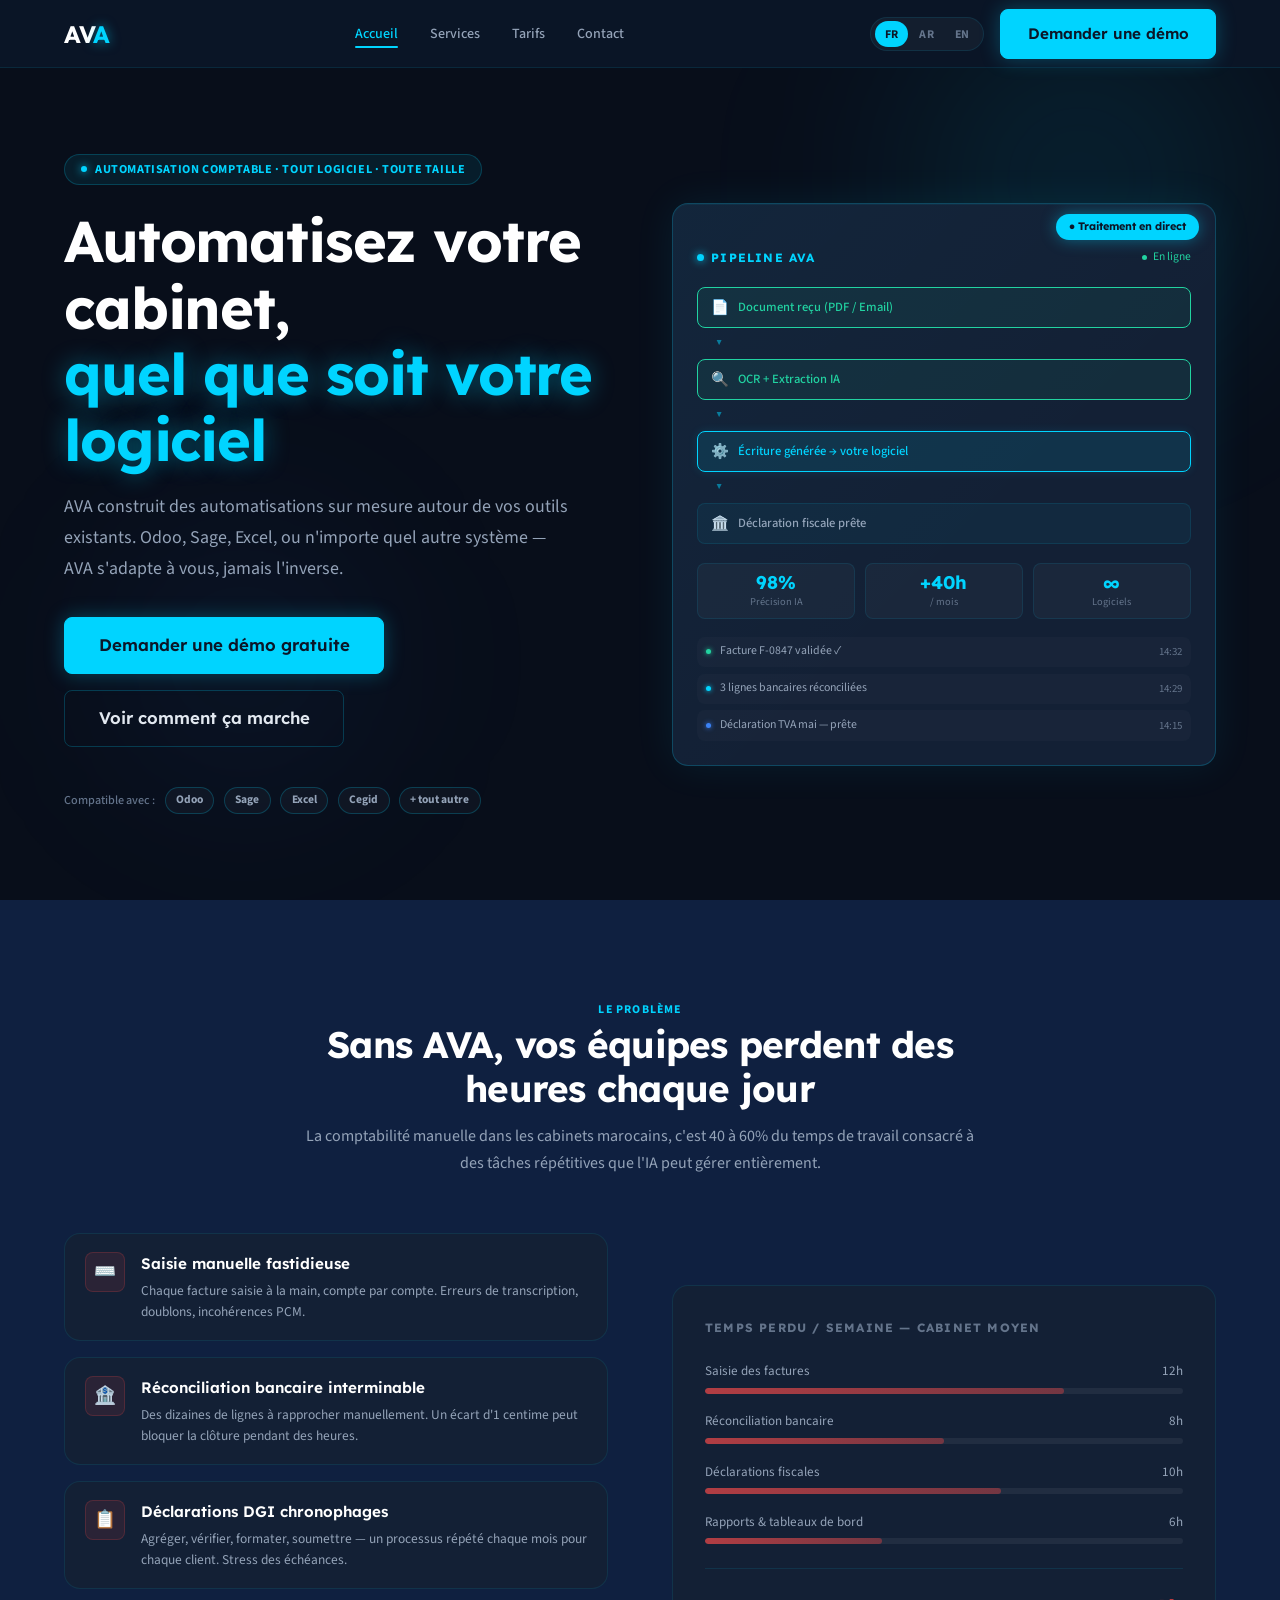
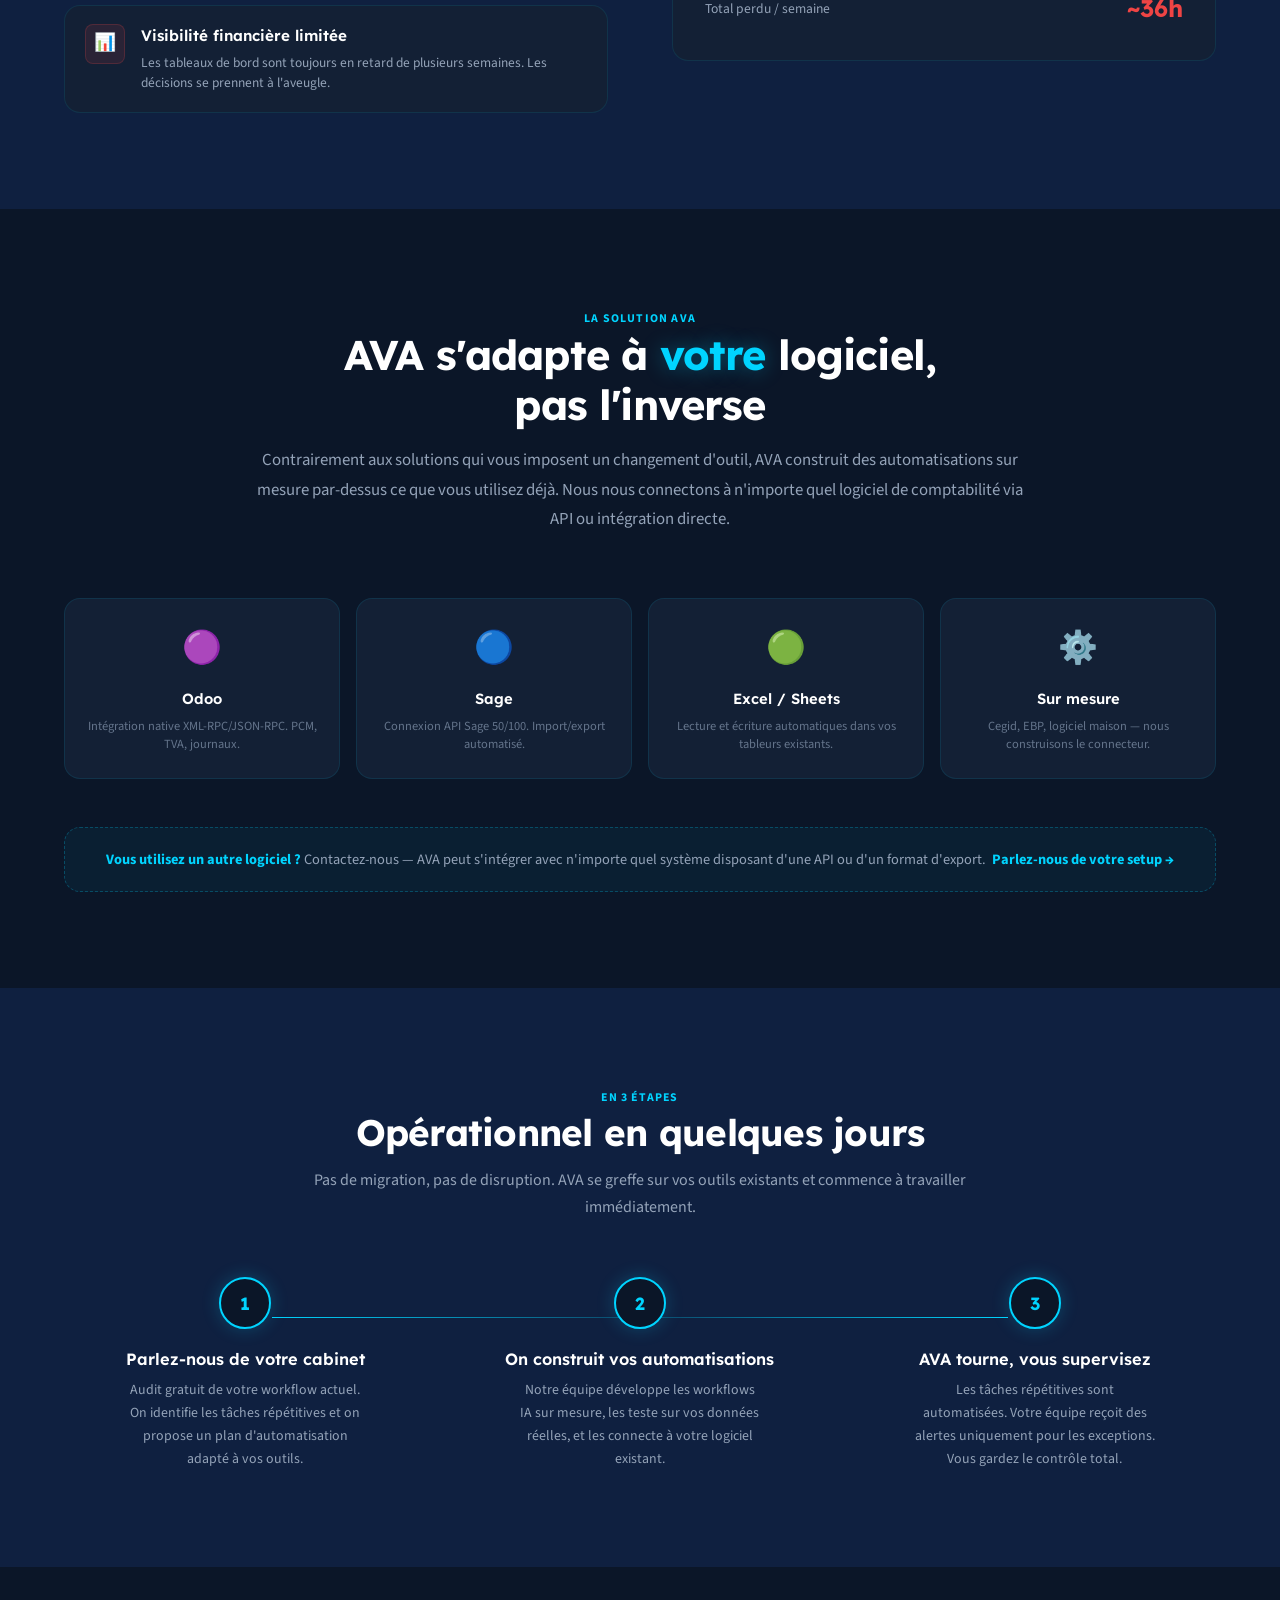
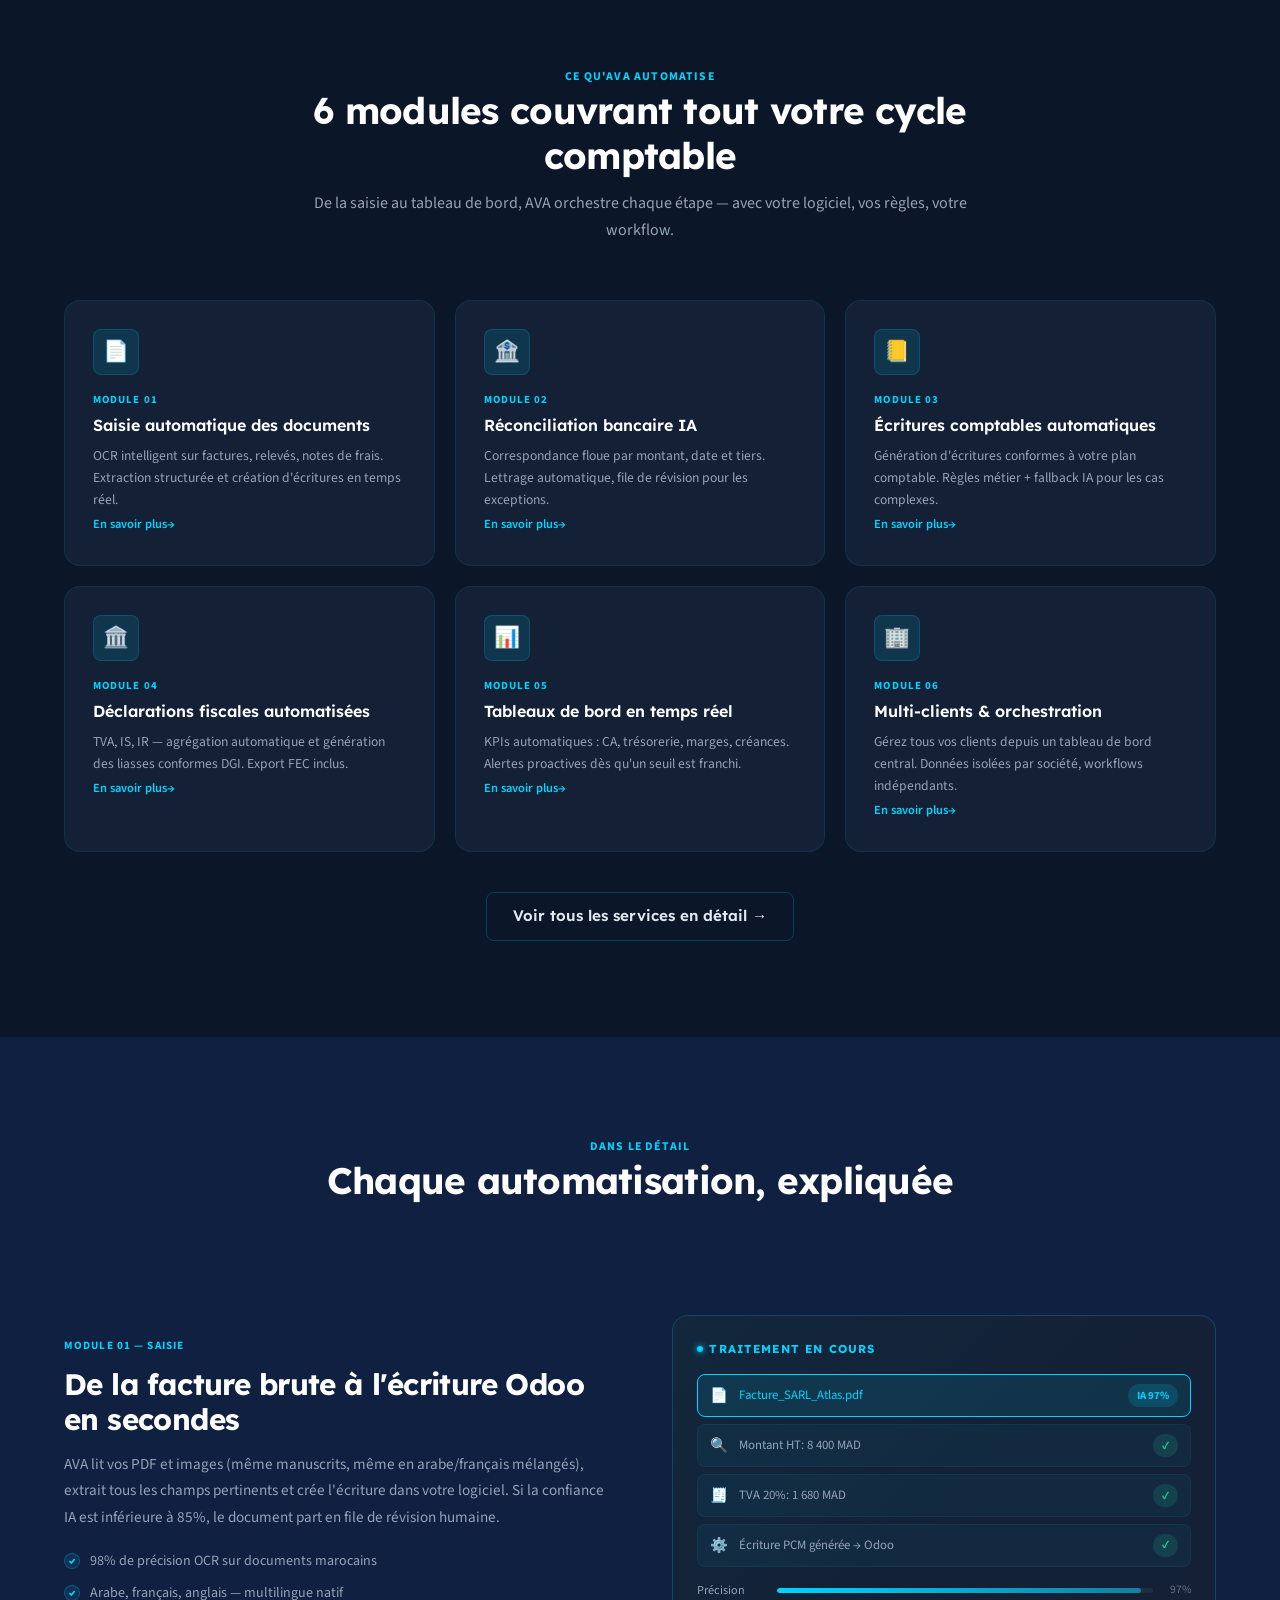
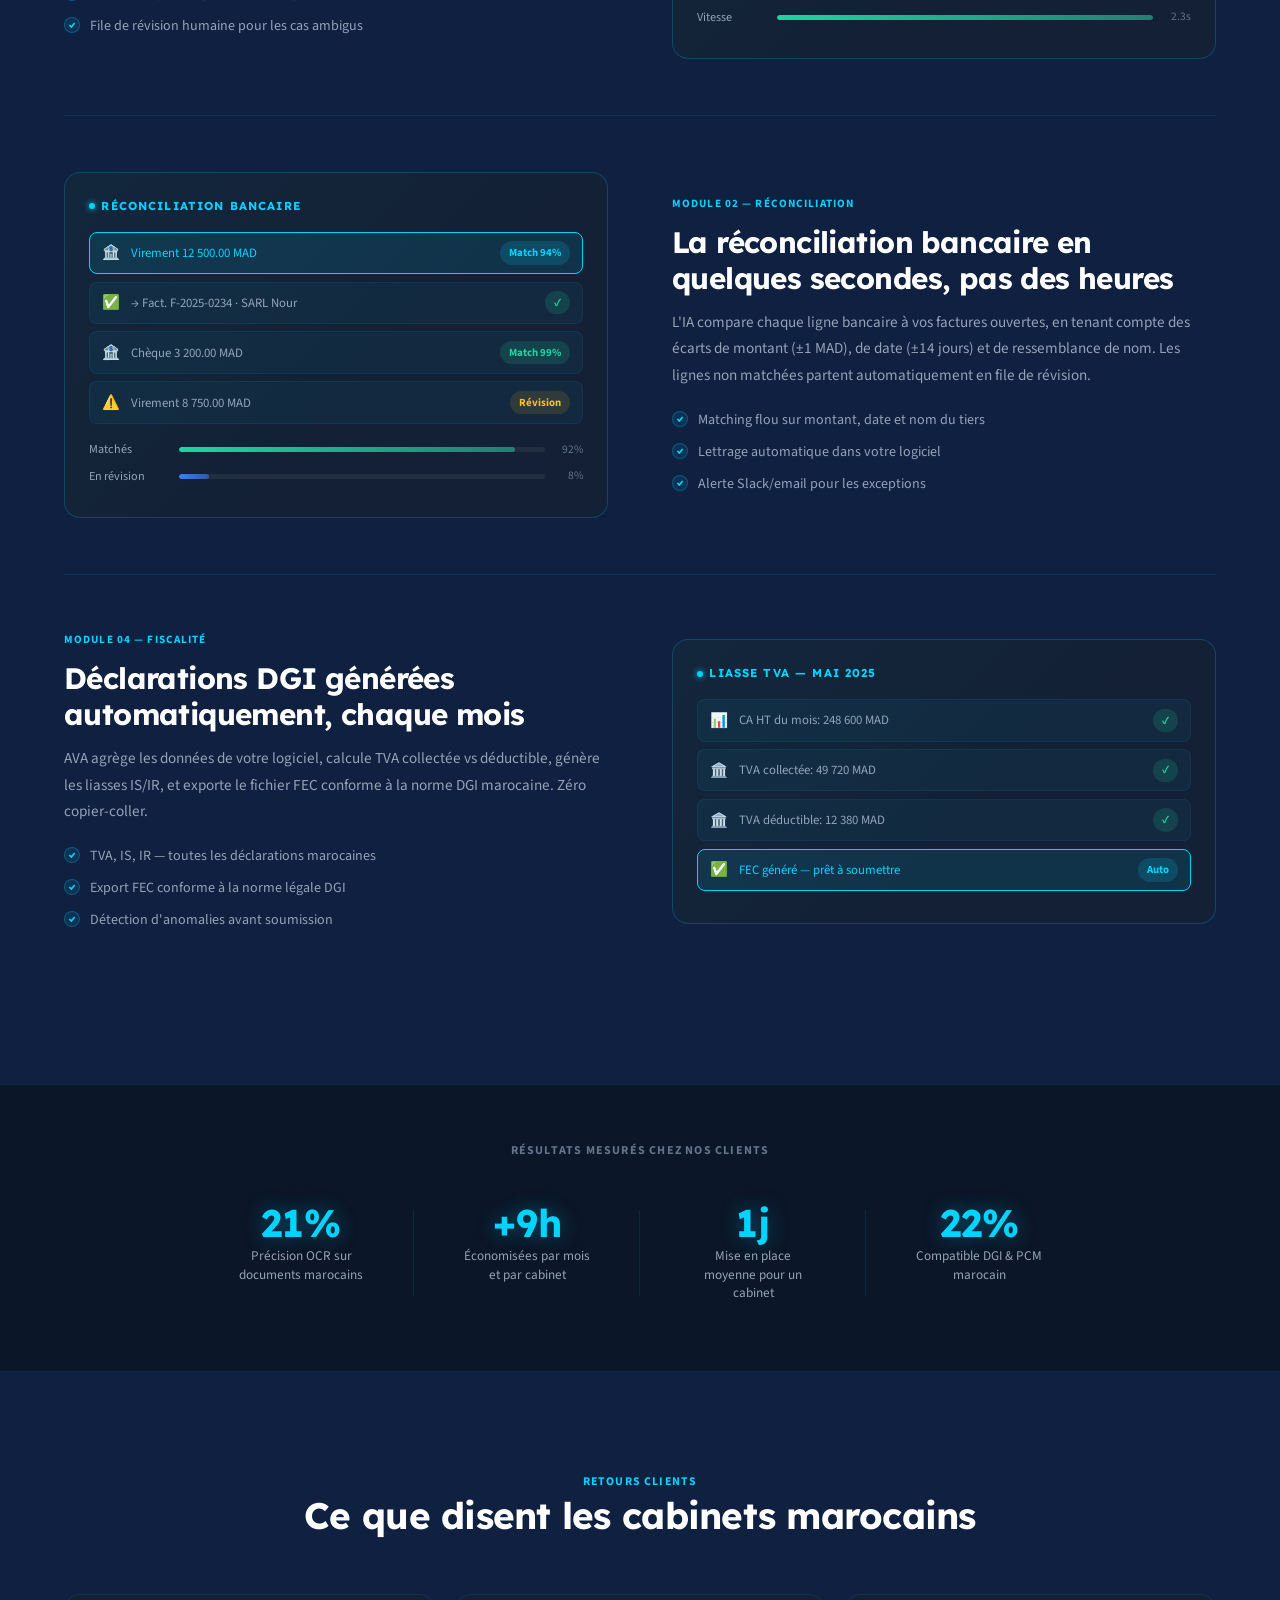
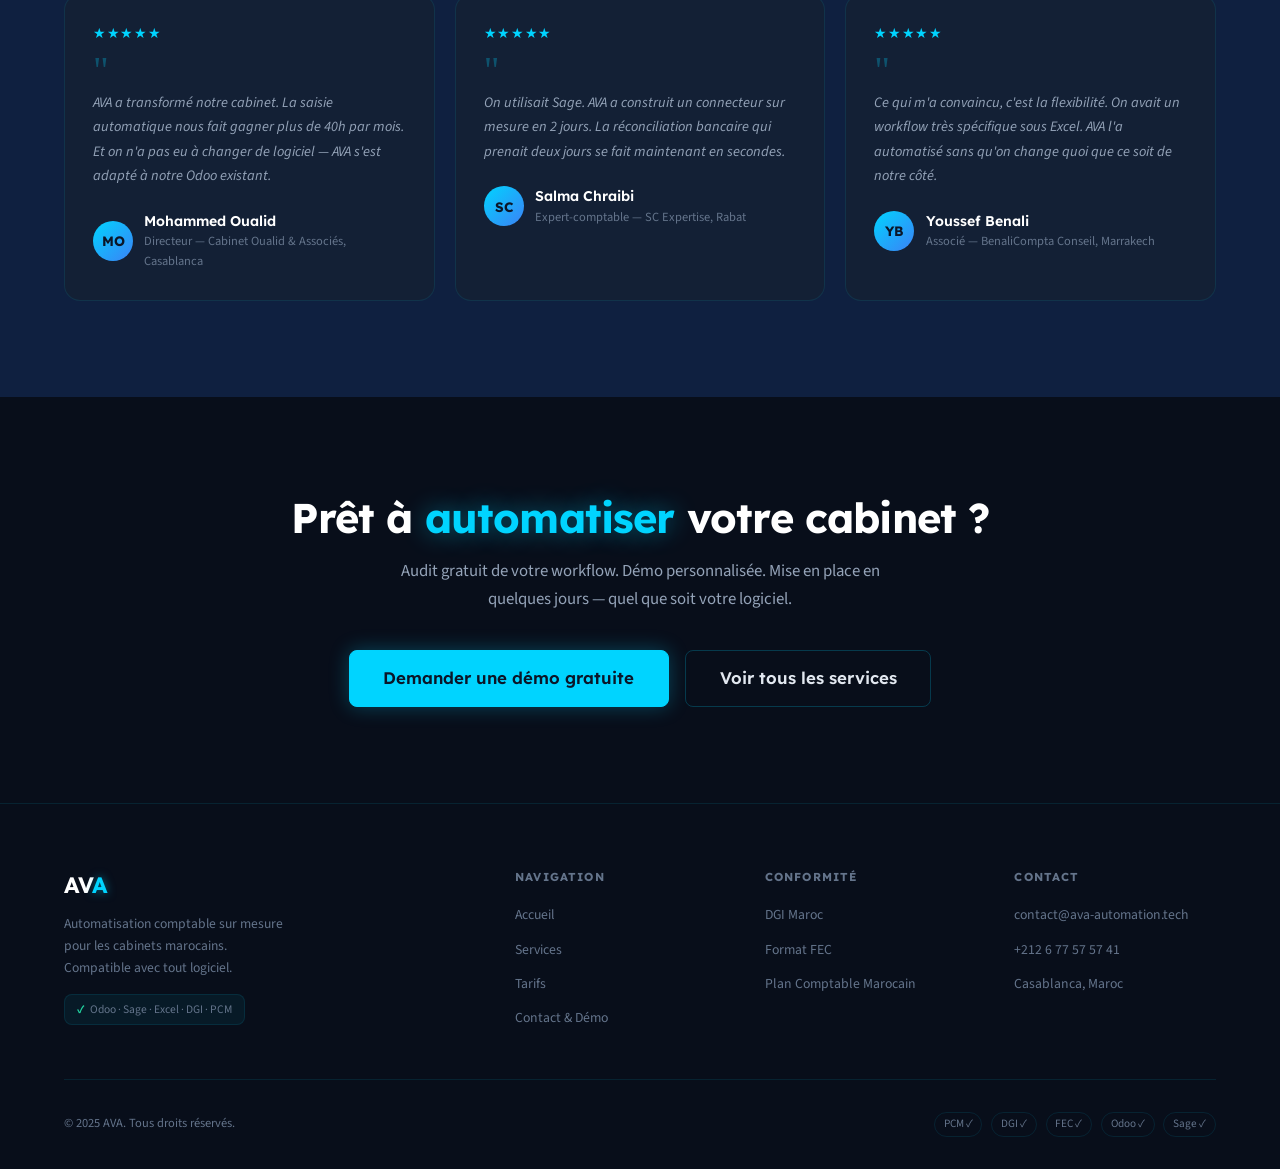
<file: index.html>
<!DOCTYPE html>
<html lang="fr" dir="ltr">
<head>
  <meta charset="UTF-8"/>
  <meta name="viewport" content="width=device-width, initial-scale=1.0"/>
  <title>AVA — Automatisation Comptable Intelligente</title>
  <meta name="description" content="AVA automatise votre cycle comptable complet — saisie, réconciliation, écritures PCM, liasses DGI. Compatible avec tout logiciel comptable."/>
  <link rel="icon" type="image/svg+xml" href="/favicon.svg"/>
  <link rel="icon" type="image/x-icon" href="/favicon.ico"/>
  <link rel="apple-touch-icon" href="/apple-touch-icon.png"/>
  <link rel="preconnect" href="https://fonts.googleapis.com"/>
  <link rel="preconnect" href="https://fonts.gstatic.com" crossorigin/>
  <link href="https://fonts.googleapis.com/css2?family=Lexend:wght@300;400;500;600;700&family=Source+Sans+3:ital,wght@0,300;0,400;0,500;0,600;0,700;1,400&family=Noto+Naskh+Arabic:wght@400;500;600;700&display=swap" rel="stylesheet"/>
  <link rel="stylesheet" href="/shared.css"/>
  <style>
  /* ── HOME-SPECIFIC ─────────────────────────────── */

  /* HERO */
  #hero {
    min-height: 100vh; background: var(--bg3);
    display: flex; align-items: center;
    padding-top: var(--nav-h); position: relative; overflow: hidden;
  }
  .hero-inner {
    position: relative; z-index: 2;
    display: grid; grid-template-columns: 1fr 1fr;
    gap: 4rem; align-items: center; padding: 5rem 0;
  }
  .hero-badge {
    display: inline-flex; align-items: center; gap: .5rem;
    background: rgba(0,212,255,.08); border: 1px solid rgba(0,212,255,.2);
    border-radius: 2rem; padding: .3rem 1rem; margin-bottom: 1.4rem;
  }
  .hero-badge-dot { width:6px; height:6px; background:var(--cyan); border-radius:50%; box-shadow:0 0 8px var(--cyan); animation:pdot 2s ease-in-out infinite; }
  @keyframes pdot { 0%,100%{opacity:1;transform:scale(1)} 50%{opacity:.4;transform:scale(.7)} }
  .hero-badge span { font-size:.76rem; font-weight:700; color:var(--cyan); letter-spacing:.05em; text-transform:uppercase; }
  .hero-headline {
    font-size: clamp(2rem,4.5vw,3.6rem); font-weight:700; color:var(--white);
    line-height:1.15; margin-bottom:1.15rem; letter-spacing:-.02em;
  }
  .hero-headline em { font-style:normal; color:var(--cyan); text-shadow:0 0 24px rgba(0,212,255,.4); }
  .hero-subline { font-size:clamp(.95rem,1.6vw,1.12rem); color:var(--fg2); max-width:510px; margin-bottom:2rem; line-height:1.75; }
  .hero-actions { display:flex; align-items:center; gap:1rem; flex-wrap:wrap; margin-bottom:2.5rem; }
  .hero-compat {
    display: flex; align-items: center; gap: .6rem; flex-wrap: wrap;
  }
  .hero-compat-label { font-size:.76rem; color:var(--fg3); font-weight:500; }
  .compat-pill {
    font-size:.72rem; font-weight:700; padding:.22rem .65rem; border-radius:2rem;
    border:1px solid var(--border2); color:var(--fg2); background:rgba(255,255,255,.03);
  }

  /* Pipeline widget */
  .pipeline-card {
    background: var(--surface); border:1px solid var(--border2); border-radius:var(--r2);
    padding:1.5rem; padding-top:2.75rem; position:relative; overflow:hidden;
    box-shadow:0 0 40px rgba(0,212,255,.08), inset 0 1px 0 rgba(0,212,255,.06);
  }
  .pipeline-card::before { content:''; position:absolute; inset:0; border-radius:var(--r2); background:linear-gradient(135deg,rgba(0,212,255,.03) 0%,transparent 60%); pointer-events:none; overflow:hidden; }
  .pc-header { display:flex; align-items:center; justify-content:space-between; margin-bottom:1.25rem; }
  .pc-title { font-family:var(--font-h); font-size:.75rem; font-weight:700; color:var(--cyan); text-transform:uppercase; letter-spacing:.1em; display:flex; align-items:center; gap:.45rem; }
  .pc-dot { width:7px; height:7px; background:var(--cyan); border-radius:50%; box-shadow:0 0 8px var(--cyan); animation:pdot 2s infinite; }
  .pc-status { display:flex; align-items:center; gap:.35rem; font-size:.72rem; color:var(--green); }
  .pc-status-dot { width:5px; height:5px; background:var(--green); border-radius:50%; animation:pdot 2.5s infinite; }

  .pipeline-nodes { display:flex; flex-direction:column; gap:.45rem; margin-bottom:1.2rem; }
  .pn { display:flex; align-items:center; gap:.6rem; background:rgba(0,212,255,.05); border:1px solid rgba(0,212,255,.1); border-radius:var(--r); padding:.5rem .8rem; font-size:.79rem; color:var(--fg2); font-weight:500; transition:all .3s; }
  .pn.active { border-color:var(--cyan); background:rgba(0,212,255,.1); color:var(--cyan); box-shadow:0 0 10px rgba(0,212,255,.12); }
  .pn.done { border-color:var(--green); background:rgba(34,211,160,.07); color:var(--green); }
  .pn-icon { font-size:.9rem; flex-shrink:0; }
  .pn-connector { display:flex; align-items:center; padding-left:1.2rem; color:var(--cyan); font-size:.65rem; opacity:.5; animation:pdot 1.8s ease-in-out infinite; }

  .pc-stats { display:grid; grid-template-columns:repeat(3,1fr); gap:.6rem; margin-bottom:1.1rem; }
  .pcs { background:rgba(255,255,255,.03); border:1px solid var(--border); border-radius:var(--r); padding:.6rem .5rem; text-align:center; }
  .pcs-v { font-family:var(--font-h); font-size:1.15rem; font-weight:700; color:var(--cyan); line-height:1; margin-bottom:.18rem; }
  .pcs-l { font-size:.65rem; color:var(--fg3); line-height:1.3; }

  .pc-feed { display:flex; flex-direction:column; gap:.42rem; }
  .pf { display:flex; align-items:center; gap:.55rem; font-size:.74rem; color:var(--fg2); padding:.35rem .55rem; border-radius:var(--r); background:rgba(255,255,255,.02); }
  .pf-dot { width:5px; height:5px; border-radius:50%; flex-shrink:0; }
  .pf-dot.c { background:var(--cyan); box-shadow:0 0 5px var(--cyan); }
  .pf-dot.g { background:var(--green); box-shadow:0 0 5px var(--green); }
  .pf-dot.b { background:var(--blue); box-shadow:0 0 5px var(--blue); }
  .pf-ts { margin-left:auto; color:var(--fg3); font-size:.68rem; flex-shrink:0; }
  .float-badge { position:absolute; top:10px; right:16px; background:var(--cyan); color:#0B1628; font-family:var(--font-h); font-size:.68rem; font-weight:700; padding:.28rem .8rem; border-radius:2rem; box-shadow:0 0 16px rgba(0,212,255,.4); white-space:nowrap; }

  /* PROBLEM */
  #problem { padding:6rem 0; background:var(--bg2); }
  .problem-grid { display:grid; grid-template-columns:1fr 1fr; gap:4rem; align-items:center; }
  .problem-pains { display:flex; flex-direction:column; gap:1rem; }
  .pain-item { display:flex; align-items:flex-start; gap:1rem; padding:1.1rem 1.25rem; background:var(--surface); border:1px solid var(--border); border-radius:var(--r2); transition:border-color .25s; }
  .pain-item:hover { border-color:rgba(239,68,68,.35); }
  .pain-icon { width:40px; height:40px; border-radius:var(--r); background:rgba(239,68,68,.1); border:1px solid rgba(239,68,68,.2); display:flex; align-items:center; justify-content:center; font-size:1.1rem; flex-shrink:0; }
  .pain-title { font-family:var(--font-h); font-size:.95rem; font-weight:600; color:var(--white); margin-bottom:.3rem; }
  .pain-desc { font-size:.84rem; color:var(--fg2); line-height:1.55; }
  .problem-stat-box { background:var(--surface); border:1px solid var(--border); border-radius:var(--r2); padding:2rem; }
  .psb-title { font-family:var(--font-h); font-size:.75rem; font-weight:700; color:var(--fg3); text-transform:uppercase; letter-spacing:.1em; margin-bottom:1.5rem; }
  .psb-stats { display:flex; flex-direction:column; gap:1.1rem; }
  .psb-row { display:flex; flex-direction:column; gap:.35rem; }
  .psb-row-label { display:flex; justify-content:space-between; font-size:.82rem; color:var(--fg2); }
  .psb-row-label span:last-child { color:var(--fg3); font-size:.76rem; }
  .psb-bar { height:6px; background:rgba(255,255,255,.06); border-radius:3px; overflow:hidden; }
  .psb-fill { height:100%; border-radius:3px; background:linear-gradient(90deg, rgba(239,68,68,.7), rgba(239,68,68,.4)); }
  .psb-total { margin-top:1.5rem; padding-top:1.25rem; border-top:1px solid var(--border); display:flex; align-items:center; justify-content:space-between; }
  .psb-total-label { font-size:.85rem; color:var(--fg2); }
  .psb-total-val { font-family:var(--font-h); font-size:1.5rem; font-weight:700; color:#ef4444; }

  /* SOLUTION */
  #solution { padding:6rem 0; background:var(--bg); position:relative; overflow:hidden; }
  .solution-inner { position:relative; z-index:2; }
  .solution-claim {
    text-align:center; max-width:780px; margin:0 auto 4rem;
  }
  .solution-claim h2 { font-size:clamp(1.7rem,3.5vw,2.6rem); font-weight:700; color:var(--white); margin-bottom:1rem; letter-spacing:-.02em; line-height:1.2; }
  .solution-claim h2 em { font-style:normal; color:var(--cyan); text-shadow:0 0 20px rgba(0,212,255,.35); }
  .solution-claim p { font-size:1.05rem; color:var(--fg2); line-height:1.75; }
  .compat-grid { display:grid; grid-template-columns:repeat(4,1fr); gap:1rem; margin-bottom:3rem; }
  .compat-card {
    background:var(--surface); border:1px solid var(--border); border-radius:var(--r2); padding:1.5rem 1rem; text-align:center;
    transition:border-color .25s, transform .25s;
  }
  .compat-card:hover { border-color:var(--border2); transform:translateY(-3px); }
  .compat-card-icon { font-size:2rem; margin-bottom:.75rem; }
  .compat-card-name { font-family:var(--font-h); font-size:.92rem; font-weight:600; color:var(--white); margin-bottom:.4rem; }
  .compat-card-desc { font-size:.78rem; color:var(--fg3); line-height:1.5; }
  .compat-any { text-align:center; padding:1.25rem; background:rgba(0,212,255,.05); border:1px dashed rgba(0,212,255,.25); border-radius:var(--r2); font-size:.9rem; color:var(--fg2); }
  .compat-any strong { color:var(--cyan); }

  /* HOW IT WORKS */
  #how { padding:6rem 0; background:var(--bg2); }
  .how-steps { display:grid; grid-template-columns:repeat(3,1fr); gap:2rem; position:relative; }
  .how-steps::before { content:''; position:absolute; top:2.5rem; left:calc(16.67% + 1rem); right:calc(16.67% + 1rem); height:1px; background:linear-gradient(90deg,var(--cyan),rgba(0,212,255,.2),var(--cyan)); z-index:0; }
  .how-step { text-align:center; position:relative; z-index:1; }
  .step-num { width:52px; height:52px; margin:0 auto 1.3rem; background:var(--bg); border:2px solid var(--cyan); border-radius:50%; display:flex; align-items:center; justify-content:center; font-family:var(--font-h); font-size:1.1rem; font-weight:700; color:var(--cyan); box-shadow:0 0 18px rgba(0,212,255,.22); }
  .step-title { font-family:var(--font-h); font-size:1.02rem; font-weight:600; color:var(--white); margin-bottom:.6rem; }
  .step-desc { font-size:.87rem; color:var(--fg2); line-height:1.65; max-width:240px; margin:0 auto; }

  /* SERVICES OVERVIEW */
  #services-overview { padding:6rem 0; background:var(--bg); }
  .services-grid { display:grid; grid-template-columns:repeat(3,1fr); gap:1.25rem; }
  .svc-card {
    background:var(--surface); border:1px solid var(--border); border-radius:var(--r2); padding:1.75rem;
    position:relative; overflow:hidden; transition:border-color .25s, transform .25s, box-shadow .25s;
    text-decoration:none; display:block;
  }
  .svc-card::before { content:''; position:absolute; top:0; left:0; right:0; height:2px; background:linear-gradient(90deg,var(--cyan),var(--blue)); transform:scaleX(0); transform-origin:left; transition:transform .35s; }
  .svc-card:hover { border-color:var(--border2); transform:translateY(-4px); box-shadow:0 12px 40px rgba(0,0,0,.35),0 0 0 1px rgba(0,212,255,.1); }
  .svc-card:hover::before { transform:scaleX(1); }
  .svc-icon { width:46px; height:46px; border-radius:var(--r); background:var(--cyan-dim); border:1px solid rgba(0,212,255,.18); display:flex; align-items:center; justify-content:center; font-size:1.3rem; margin-bottom:1rem; }
  .svc-num { font-size:.68rem; font-weight:700; color:var(--cyan); letter-spacing:.1em; text-transform:uppercase; margin-bottom:.4rem; }
  .svc-title { font-family:var(--font-h); font-size:1rem; font-weight:600; color:var(--white); margin-bottom:.6rem; line-height:1.3; }
  .svc-desc { font-size:.85rem; color:var(--fg2); line-height:1.62; }
  .svc-link { display:inline-flex; align-items:center; gap:.4rem; margin-top:1rem; font-size:.78rem; font-weight:600; color:var(--cyan); }
  .svc-link::after { content:'→'; transition:transform .2s; }
  .svc-card:hover .svc-link::after { transform:translateX(4px); }
  .services-cta { text-align:center; margin-top:2.5rem; }

  /* FEATURE STRIP */
  #features { padding:6rem 0; background:var(--bg2); }
  .feature-row { display:grid; grid-template-columns:1fr 1fr; gap:4rem; align-items:center; padding:3.5rem 0; border-bottom:1px solid var(--border); }
  .feature-row:last-child { border-bottom:none; }
  .feature-row.reverse .feature-text { order:2; }
  .feature-row.reverse .feature-visual { order:1; }
  .feature-tag { font-size:.7rem; font-weight:700; color:var(--cyan); text-transform:uppercase; letter-spacing:.1em; margin-bottom:.7rem; }
  .feature-title { font-family:var(--font-h); font-size:clamp(1.3rem,2.5vw,1.85rem); font-weight:700; color:var(--white); margin-bottom:.85rem; letter-spacing:-.02em; line-height:1.2; }
  .feature-desc { font-size:.95rem; color:var(--fg2); line-height:1.75; margin-bottom:1.25rem; }
  .feature-bullets { display:flex; flex-direction:column; gap:.6rem; }
  .fb { display:flex; align-items:flex-start; gap:.65rem; font-size:.88rem; color:var(--fg2); }
  .fb-dot { width:16px; height:16px; border-radius:50%; background:rgba(0,212,255,.1); border:1px solid rgba(0,212,255,.25); display:flex; align-items:center; justify-content:center; flex-shrink:0; margin-top:.15rem; }
  .fb-dot svg { width:8px; height:8px; stroke:var(--cyan); stroke-width:2.5; fill:none; }
  .feature-visual { background:var(--surface); border:1px solid var(--border2); border-radius:var(--r2); padding:1.5rem; position:relative; overflow:hidden; }
  .feature-visual::before { content:''; position:absolute; inset:0; background:linear-gradient(135deg,rgba(0,212,255,.04) 0%,transparent 60%); pointer-events:none; }
  .fv-header { font-family:var(--font-h); font-size:.72rem; font-weight:700; color:var(--cyan); text-transform:uppercase; letter-spacing:.1em; margin-bottom:1rem; display:flex; align-items:center; gap:.4rem; }
  .fv-dot { width:6px; height:6px; background:var(--cyan); border-radius:50%; box-shadow:0 0 6px var(--cyan); animation:pdot 2s infinite; }
  .fv-row { display:flex; align-items:center; gap:.7rem; padding:.55rem .75rem; border-radius:var(--r); background:rgba(0,212,255,.05); border:1px solid rgba(0,212,255,.08); margin-bottom:.45rem; font-size:.8rem; color:var(--fg2); }
  .fv-row.highlight { border-color:var(--cyan); background:rgba(0,212,255,.1); color:var(--cyan); }
  .fv-row-icon { font-size:.9rem; flex-shrink:0; }
  .fv-row-badge { margin-left:auto; font-size:.68rem; font-weight:700; padding:.18rem .55rem; border-radius:2rem; }
  .badge-ok { background:rgba(34,211,160,.15); color:var(--green); }
  .badge-ai { background:rgba(0,212,255,.15); color:var(--cyan); }
  .badge-warn { background:rgba(251,191,36,.12); color:#fbbf24; }
  .fv-progress { margin-top:.9rem; }
  .fv-prog-row { display:flex; align-items:center; gap:.65rem; margin-bottom:.45rem; font-size:.76rem; color:var(--fg2); }
  .fv-prog-bar { flex:1; height:5px; background:rgba(255,255,255,.06); border-radius:3px; overflow:hidden; }
  .fv-prog-fill { height:100%; border-radius:3px; }
  .fill-cyan { background:linear-gradient(90deg,var(--cyan),rgba(0,212,255,.5)); }
  .fill-green { background:linear-gradient(90deg,var(--green),rgba(34,211,160,.5)); }
  .fill-blue { background:linear-gradient(90deg,var(--blue),rgba(59,130,246,.5)); }
  .fv-prog-pct { font-size:.72rem; color:var(--fg3); width:28px; text-align:right; flex-shrink:0; }

  /* TRUST */
  #trust { background:var(--bg); border-top:1px solid var(--border); border-bottom:1px solid var(--border); padding:3.5rem 0; }
  .trust-label { text-align:center; font-size:.75rem; font-weight:700; text-transform:uppercase; letter-spacing:.1em; color:var(--fg3); margin-bottom:2rem; }
  .trust-stats { display:flex; align-items:stretch; justify-content:center; flex-wrap:wrap; }
  .trust-stat { display:flex; flex-direction:column; align-items:center; padding:.75rem 3rem; text-align:center; position:relative; }
  .trust-stat:not(:last-child)::after { content:''; position:absolute; right:0; top:15%; height:70%; width:1px; background:var(--border); }
  .trust-num { font-family:var(--font-h); font-size:2.4rem; font-weight:700; color:var(--cyan); line-height:1; margin-bottom:.3rem; text-shadow:0 0 20px rgba(0,212,255,.35); }
  .trust-desc { font-size:.83rem; color:var(--fg2); max-width:130px; line-height:1.4; }

  /* TESTIMONIALS */
  #testimonials { padding:6rem 0; background:var(--bg2); }
  .testi-grid { display:grid; grid-template-columns:repeat(3,1fr); gap:1.25rem; }
  .testi-card { background:var(--surface); border:1px solid var(--border); border-radius:var(--r2); padding:1.75rem; transition:transform .25s,border-color .25s; }
  .testi-card:hover { transform:translateY(-3px); border-color:var(--border2); }
  .testi-stars { margin-bottom:.7rem; color:var(--cyan); font-size:.85rem; letter-spacing:.05em; }
  .testi-quote { font-size:2.4rem; line-height:.8; color:var(--cyan); opacity:.28; margin-bottom:.3rem; font-family:Georgia,serif; }
  .testi-text { font-size:.9rem; color:var(--fg2); line-height:1.7; margin-bottom:1.3rem; font-style:italic; }
  .testi-author { display:flex; align-items:center; gap:.7rem; }
  .testi-av { width:40px; height:40px; border-radius:50%; background:linear-gradient(135deg,var(--cyan),var(--blue)); color:#0B1628; display:flex; align-items:center; justify-content:center; font-family:var(--font-h); font-size:.85rem; font-weight:700; flex-shrink:0; }
  .testi-name { font-family:var(--font-h); font-size:.88rem; font-weight:600; color:var(--white); }
  .testi-role { font-size:.78rem; color:var(--fg3); }

  /* CTA BANNER */
  #cta-banner { padding:6rem 0; background:var(--bg3); position:relative; overflow:hidden; }
  .cta-inner { position:relative; z-index:2; text-align:center; }
  .cta-title { font-family:var(--font-h); font-size:clamp(1.7rem,3.5vw,2.6rem); font-weight:700; color:var(--white); margin-bottom:.85rem; letter-spacing:-.02em; }
  .cta-title em { font-style:normal; color:var(--cyan); text-shadow:0 0 24px rgba(0,212,255,.45); }
  .cta-desc { font-size:1.05rem; color:var(--fg2); max-width:500px; margin:0 auto 2.25rem; line-height:1.7; }
  .cta-actions { display:flex; align-items:center; justify-content:center; gap:1rem; flex-wrap:wrap; }

  /* RESPONSIVE */
  @media(max-width:1024px){
    .services-grid{grid-template-columns:repeat(2,1fr);}
    .compat-grid{grid-template-columns:repeat(2,1fr);}
    .testi-grid{grid-template-columns:repeat(2,1fr);}
    .feature-row{grid-template-columns:1fr;gap:2rem;}
    .feature-row.reverse .feature-text{order:0;}
    .feature-row.reverse .feature-visual{order:0;}
    .problem-grid{grid-template-columns:1fr;gap:2.5rem;}
  }
  @media(max-width:768px){
    .hero-inner{grid-template-columns:1fr;padding:3rem 0;text-align:center;}
    .hero-visual{display:none;}
    .hero-actions{justify-content:center;}
    .hero-subline,.hero-compat{margin-left:auto;margin-right:auto;}
    .hero-badge{margin-left:auto;margin-right:auto;display:flex;width:fit-content;}
    .trust-stats{flex-direction:column;gap:1.25rem;}
    .trust-stat:not(:last-child)::after{display:none;}
    .services-grid{grid-template-columns:1fr;}
    .how-steps{grid-template-columns:1fr;gap:2rem;}
    .how-steps::before{display:none;}
    .testi-grid{grid-template-columns:1fr;}
    .compat-grid{grid-template-columns:1fr 1fr;}
  }
  @media(max-width:480px){
    .hero-actions{flex-direction:column;width:100%;}
    .hero-actions .btn{width:100%;justify-content:center;}
    .cta-actions{flex-direction:column;}
    .cta-actions .btn{width:100%;max-width:300px;justify-content:center;}
  }
  html[dir="rtl"] .svc-card::before{transform-origin:right;}
  html[dir="rtl"] .how-steps::before{background:linear-gradient(270deg,var(--cyan),rgba(0,212,255,.2),var(--cyan));}
  html[dir="rtl"] .float-badge{right:auto;left:16px;}
  html[dir="rtl"] .trust-stat:not(:last-child)::after{right:auto;left:0;}
  html[dir="rtl"] .svc-link::after{content:'←';}
  </style>
  <meta name="robots" content="index, follow"/>
  <link rel="canonical" href="https://ava-automation.tech/"/>
  <meta property="og:type" content="website"/>
  <meta property="og:url" content="https://ava-automation.tech/"/>
  <meta property="og:title" content="AVA — Automatisation Comptable Intelligente"/>
  <meta property="og:description" content="AVA automatise votre cycle comptable complet — saisie, réconciliation, écritures PCM, liasses DGI. Compatible avec tout logiciel comptable."/>
  <meta property="og:site_name" content="AVA Automation"/>
  <meta name="twitter:card" content="summary"/>
  <meta name="twitter:title" content="AVA — Automatisation Comptable Intelligente"/>
  <meta name="twitter:description" content="AVA automatise votre cycle comptable complet — saisie, réconciliation, écritures PCM, liasses DGI. Compatible avec tout logiciel comptable."/>
</head>
<body class="lang-active-fr">

<!-- NAVBAR -->
<nav id="navbar">
  <div class="container">
    <div class="nav-inner">
      <a href="/" class="nav-logo">AV<span>A</span></a>
      <ul class="nav-links">
        <li><a href="/" class="active"><span class="lang-fr">Accueil</span><span class="lang-ar">الرئيسية</span><span class="lang-en">Home</span></a></li>
        <li><a href="/services"><span class="lang-fr">Services</span><span class="lang-ar">الخدمات</span><span class="lang-en">Services</span></a></li>
        <li><a href="/tarifs"><span class="lang-fr">Tarifs</span><span class="lang-ar">الأسعار</span><span class="lang-en">Pricing</span></a></li>
        <li><a href="/contact"><span class="lang-fr">Contact</span><span class="lang-ar">تواصل</span><span class="lang-en">Contact</span></a></li>
      </ul>
      <div class="nav-right">
        <div class="lang-switcher">
          <button class="lang-btn active" data-lang="fr">FR</button>
          <button class="lang-btn" data-lang="ar">AR</button>
          <button class="lang-btn" data-lang="en">EN</button>
        </div>
        <a href="/contact" class="btn btn-cyan"><span class="lang-fr">Demander une démo</span><span class="lang-ar">طلب عرض</span><span class="lang-en">Request Demo</span></a>
        <button class="nav-hamburger" id="hamburger" aria-label="Menu" aria-expanded="false"><span></span><span></span><span></span></button>
      </div>
    </div>
  </div>
  <div class="nav-mobile" id="nav-mobile">
    <a href="/"><span class="lang-fr">Accueil</span><span class="lang-ar">الرئيسية</span><span class="lang-en">Home</span></a>
    <a href="/services"><span class="lang-fr">Services</span><span class="lang-ar">الخدمات</span><span class="lang-en">Services</span></a>
    <a href="/tarifs"><span class="lang-fr">Tarifs</span><span class="lang-ar">الأسعار</span><span class="lang-en">Pricing</span></a>
    <a href="/contact"><span class="lang-fr">Contact & Démo</span><span class="lang-ar">تواصل وعرض</span><span class="lang-en">Contact & Demo</span></a>
    <a href="/contact" class="btn btn-cyan"><span class="lang-fr">Demander une démo</span><span class="lang-ar">طلب عرض</span><span class="lang-en">Request Demo</span></a>
    <div class="lang-switcher"><button class="lang-btn active" data-lang="fr">FR</button><button class="lang-btn" data-lang="ar">AR</button><button class="lang-btn" data-lang="en">EN</button></div>
  </div>
</nav>

<!-- ═══ HERO ═══════════════════════════════════════════════════ -->
<section id="hero">
  <div class="wf-canvas-wrap"><canvas id="hero-canvas" data-wf-canvas></canvas></div>
  <div class="blob blob-cyan" style="width:520px;height:520px;top:-80px;right:-60px;" aria-hidden="true"></div>
  <div class="blob blob-blue" style="width:360px;height:360px;bottom:60px;left:5%;" aria-hidden="true"></div>
  <div class="container">
    <div class="hero-inner">
      <div class="hero-content">
        <div class="hero-badge reveal">
          <div class="hero-badge-dot"></div>
          <span class="lang-fr">Automatisation comptable · Tout logiciel · Toute taille</span>
          <span class="lang-ar">أتمتة محاسبية · أي برنامج · أي حجم</span>
          <span class="lang-en">Accounting automation · Any software · Any scale</span>
        </div>
        <h1 class="hero-headline reveal d1">
          <span class="lang-fr">Automatisez votre cabinet,<br><em>quel que soit votre logiciel</em></span>
          <span class="lang-ar">أتمت مكتبك المحاسبي،<br><em>بصرف النظر عن برنامجك</em></span>
          <span class="lang-en">Automate your firm,<br><em>whatever software you use</em></span>
        </h1>
        <p class="hero-subline reveal d2">
          <span class="lang-fr">AVA construit des automatisations sur mesure autour de vos outils existants. Odoo, Sage, Excel, ou n'importe quel autre système — AVA s'adapte à vous, jamais l'inverse.</span>
          <span class="lang-ar">تبني AVA أتمتة مخصصة حول أدواتك الحالية. Odoo وSage وExcel وأي نظام آخر — تتكيف AVA معك، وليس العكس.</span>
          <span class="lang-en">AVA builds custom automations around your existing tools. Odoo, Sage, Excel, or any other system — AVA adapts to you, never the other way around.</span>
        </p>
        <div class="hero-actions reveal d3">
          <a href="/contact" class="btn btn-cyan btn-lg"><span class="lang-fr">Demander une démo gratuite</span><span class="lang-ar">طلب عرض تجريبي مجاني</span><span class="lang-en">Request a free demo</span></a>
          <a href="#how" class="btn btn-ghost btn-lg"><span class="lang-fr">Voir comment ça marche</span><span class="lang-ar">كيف يعمل؟</span><span class="lang-en">See how it works</span></a>
        </div>
        <div class="hero-compat reveal d4">
          <span class="hero-compat-label lang-fr">Compatible avec :</span>
          <span class="hero-compat-label lang-ar">متوافق مع:</span>
          <span class="hero-compat-label lang-en">Works with:</span>
          <span class="compat-pill">Odoo</span>
          <span class="compat-pill">Sage</span>
          <span class="compat-pill">Excel</span>
          <span class="compat-pill">Cegid</span>
          <span class="compat-pill lang-fr">+ tout autre</span>
          <span class="compat-pill lang-ar">+ أي نظام آخر</span>
          <span class="compat-pill lang-en">+ any other</span>
        </div>
      </div>
      <!-- Pipeline widget -->
      <div class="hero-visual reveal d2">
        <div class="pipeline-card">
          <div class="float-badge"><span class="lang-fr">● Traitement en direct</span><span class="lang-ar">● معالجة مباشرة</span><span class="lang-en">● Live Processing</span></div>
          <div class="pc-header">
            <div class="pc-title"><div class="pc-dot"></div><span class="lang-fr">Pipeline AVA</span><span class="lang-ar">مسار AVA</span><span class="lang-en">AVA Pipeline</span></div>
            <div class="pc-status"><div class="pc-status-dot"></div><span class="lang-fr">En ligne</span><span class="lang-ar">متصل</span><span class="lang-en">Online</span></div>
          </div>
          <div class="pipeline-nodes">
            <div class="pn done"><span class="pn-icon">📄</span><span class="lang-fr">Document reçu (PDF / Email)</span><span class="lang-ar">استلام مستند (PDF / بريد)</span><span class="lang-en">Document received (PDF / Email)</span></div>
            <div class="pn-connector">▼</div>
            <div class="pn done"><span class="pn-icon">🔍</span><span class="lang-fr">OCR + Extraction IA</span><span class="lang-ar">OCR + استخراج ذكي</span><span class="lang-en">OCR + AI Extraction</span></div>
            <div class="pn-connector">▼</div>
            <div class="pn active" id="active-node"><span class="pn-icon">⚙️</span><span class="lang-fr">Écriture générée → votre logiciel</span><span class="lang-ar">قيد مُولَّد ← برنامجك</span><span class="lang-en">Entry generated → your software</span></div>
            <div class="pn-connector">▼</div>
            <div class="pn"><span class="pn-icon">🏛️</span><span class="lang-fr">Déclaration fiscale prête</span><span class="lang-ar">الإقرار الضريبي جاهز</span><span class="lang-en">Tax filing ready</span></div>
          </div>
          <div class="pc-stats">
            <div class="pcs"><div class="pcs-v">98%</div><div class="pcs-l lang-fr">Précision IA</div><div class="pcs-l lang-ar">دقة الذكاء</div><div class="pcs-l lang-en">AI Accuracy</div></div>
            <div class="pcs"><div class="pcs-v">+40h</div><div class="pcs-l lang-fr">/ mois</div><div class="pcs-l lang-ar">/ شهر</div><div class="pcs-l lang-en">/ month</div></div>
            <div class="pcs"><div class="pcs-v">∞</div><div class="pcs-l lang-fr">Logiciels</div><div class="pcs-l lang-ar">برامج</div><div class="pcs-l lang-en">Software</div></div>
          </div>
          <div class="pc-feed">
            <div class="pf"><div class="pf-dot g"></div><span class="lang-fr">Facture F-0847 validée ✓</span><span class="lang-ar">فاتورة F-0847 معتمدة ✓</span><span class="lang-en">Invoice F-0847 validated ✓</span><span class="pf-ts">14:32</span></div>
            <div class="pf"><div class="pf-dot c"></div><span class="lang-fr">3 lignes bancaires réconciliées</span><span class="lang-ar">3 قيود بنكية مطابقة</span><span class="lang-en">3 bank lines reconciled</span><span class="pf-ts">14:29</span></div>
            <div class="pf"><div class="pf-dot b"></div><span class="lang-fr">Déclaration TVA mai — prête</span><span class="lang-ar">إقرار TVA مايو — جاهز</span><span class="lang-en">TVA May declaration — ready</span><span class="pf-ts">14:15</span></div>
          </div>
        </div>
      </div>
    </div>
  </div>
</section>

<!-- ═══ PROBLEM ═════════════════════════════════════════════════ -->
<section id="problem">
  <div class="container">
    <div class="sec-hdr reveal">
      <span class="sec-tag lang-fr">Le problème</span><span class="sec-tag lang-ar">المشكلة</span><span class="sec-tag lang-en">The Problem</span>
      <h2 class="sec-title"><span class="lang-fr">Sans AVA, vos équipes perdent des heures chaque jour</span><span class="lang-ar">بدون AVA، يضيع فريقك ساعات يومياً</span><span class="lang-en">Without AVA, your team wastes hours every day</span></h2>
      <p class="sec-desc"><span class="lang-fr">La comptabilité manuelle dans les cabinets marocains, c'est 40 à 60% du temps de travail consacré à des tâches répétitives que l'IA peut gérer entièrement.</span><span class="lang-ar">في المكاتب المغربية، تُخصَّص 40 إلى 60% من وقت العمل لمهام متكررة يمكن للذكاء الاصطناعي التعامل معها بالكامل.</span><span class="lang-en">In Moroccan accounting firms, 40–60% of work time is spent on repetitive tasks that AI can fully handle.</span></p>
    </div>
    <div class="problem-grid reveal">
      <div class="problem-pains">
        <div class="pain-item">
          <div class="pain-icon">⌨️</div>
          <div><div class="pain-title lang-fr">Saisie manuelle fastidieuse</div><div class="pain-title lang-ar">الإدخال اليدوي المرهق</div><div class="pain-title lang-en">Tedious manual data entry</div><div class="pain-desc lang-fr">Chaque facture saisie à la main, compte par compte. Erreurs de transcription, doublons, incohérences PCM.</div><div class="pain-desc lang-ar">كل فاتورة تُدخَل يدوياً، حساباً بحساب. أخطاء نسخ وتكرارات وتناقضات في المخطط المحاسبي.</div><div class="pain-desc lang-en">Every invoice entered by hand, account by account. Transcription errors, duplicates, PCM inconsistencies.</div></div>
        </div>
        <div class="pain-item">
          <div class="pain-icon">🏦</div>
          <div><div class="pain-title lang-fr">Réconciliation bancaire interminable</div><div class="pain-title lang-ar">المطابقة البنكية التي لا تنتهي</div><div class="pain-title lang-en">Endless bank reconciliation</div><div class="pain-desc lang-fr">Des dizaines de lignes à rapprocher manuellement. Un écart d'1 centime peut bloquer la clôture pendant des heures.</div><div class="pain-desc lang-ar">عشرات القيود تُطابَق يدوياً. فارق درهم واحد يمكنه تعطيل الإقفال لساعات.</div><div class="pain-desc lang-en">Dozens of lines to match manually. A 1 cent discrepancy can block closing for hours.</div></div>
        </div>
        <div class="pain-item">
          <div class="pain-icon">📋</div>
          <div><div class="pain-title lang-fr">Déclarations DGI chronophages</div><div class="pain-title lang-ar">إقرارات DGI المستهلكة للوقت</div><div class="pain-title lang-en">Time-consuming DGI declarations</div><div class="pain-desc lang-fr">Agréger, vérifier, formater, soumettre — un processus répété chaque mois pour chaque client. Stress des échéances.</div><div class="pain-desc lang-ar">تجميع وتحقق وتنسيق وتقديم — عملية تتكرر شهرياً لكل عميل. ضغط المواعيد النهائية.</div><div class="pain-desc lang-en">Aggregate, verify, format, submit — a process repeated monthly for each client. Deadline stress.</div></div>
        </div>
        <div class="pain-item">
          <div class="pain-icon">📊</div>
          <div><div class="pain-title lang-fr">Visibilité financière limitée</div><div class="pain-title lang-ar">رؤية مالية محدودة</div><div class="pain-title lang-en">Limited financial visibility</div><div class="pain-desc lang-fr">Les tableaux de bord sont toujours en retard de plusieurs semaines. Les décisions se prennent à l'aveugle.</div><div class="pain-desc lang-ar">لوحات المعلومات دائماً متأخرة أسابيع. تُتخذ القرارات في الظلام.</div><div class="pain-desc lang-en">Dashboards are always weeks behind. Decisions are made in the dark.</div></div>
        </div>
      </div>
      <div class="problem-stat-box">
        <div class="psb-title lang-fr">Temps perdu / semaine — cabinet moyen</div>
        <div class="psb-title lang-ar">الوقت المُهدَر / أسبوع — مكتب متوسط</div>
        <div class="psb-title lang-en">Time lost / week — average firm</div>
        <div class="psb-stats">
          <div class="psb-row"><div class="psb-row-label"><span class="lang-fr">Saisie des factures</span><span class="lang-ar">إدخال الفواتير</span><span class="lang-en">Invoice entry</span><span class="lang-fr">12h</span><span class="lang-ar">12 ساعة</span><span class="lang-en">12h</span></div><div class="psb-bar"><div class="psb-fill" style="width:75%"></div></div></div>
          <div class="psb-row"><div class="psb-row-label"><span class="lang-fr">Réconciliation bancaire</span><span class="lang-ar">المطابقة البنكية</span><span class="lang-en">Bank reconciliation</span><span class="lang-fr">8h</span><span class="lang-ar">8 ساعات</span><span class="lang-en">8h</span></div><div class="psb-bar"><div class="psb-fill" style="width:50%"></div></div></div>
          <div class="psb-row"><div class="psb-row-label"><span class="lang-fr">Déclarations fiscales</span><span class="lang-ar">الإقرارات الضريبية</span><span class="lang-en">Tax declarations</span><span class="lang-fr">10h</span><span class="lang-ar">10 ساعات</span><span class="lang-en">10h</span></div><div class="psb-bar"><div class="psb-fill" style="width:62%"></div></div></div>
          <div class="psb-row"><div class="psb-row-label"><span class="lang-fr">Rapports & tableaux de bord</span><span class="lang-ar">التقارير ولوحات المعلومات</span><span class="lang-en">Reports & dashboards</span><span class="lang-fr">6h</span><span class="lang-ar">6 ساعات</span><span class="lang-en">6h</span></div><div class="psb-bar"><div class="psb-fill" style="width:37%"></div></div></div>
        </div>
        <div class="psb-total">
          <div class="psb-total-label lang-fr">Total perdu / semaine</div>
          <div class="psb-total-label lang-ar">إجمالي الضياع / أسبوع</div>
          <div class="psb-total-label lang-en">Total lost / week</div>
          <div class="psb-total-val lang-fr">~36h</div>
          <div class="psb-total-val lang-ar">~36 ساعة</div>
          <div class="psb-total-val lang-en">~36h</div>
        </div>
      </div>
    </div>
  </div>
</section>

<!-- ═══ SOLUTION ════════════════════════════════════════════════ -->
<section id="solution">
  <div class="wf-canvas-wrap"><canvas id="solution-canvas" data-wf-canvas></canvas></div>
  <div class="solution-inner container">
    <div class="solution-claim reveal">
      <span class="sec-tag lang-fr">La solution AVA</span><span class="sec-tag lang-ar">حل AVA</span><span class="sec-tag lang-en">The AVA Solution</span>
      <h2>
        <span class="lang-fr">AVA s'adapte à <em>votre</em> logiciel,<br>pas l'inverse</span>
        <span class="lang-ar">تتكيف AVA مع <em>برنامجك</em>،<br>لا العكس</span>
        <span class="lang-en">AVA adapts to <em>your</em> software,<br>not the other way around</span>
      </h2>
      <p>
        <span class="lang-fr">Contrairement aux solutions qui vous imposent un changement d'outil, AVA construit des automatisations sur mesure par-dessus ce que vous utilisez déjà. Nous nous connectons à n'importe quel logiciel de comptabilité via API ou intégration directe.</span>
        <span class="lang-ar">على خلاف الحلول التي تفرض عليك تغيير أدواتك، تبني AVA أتمتة مخصصة فوق ما تستخدمه بالفعل. نتصل بأي برنامج محاسبي عبر API أو تكامل مباشر.</span>
        <span class="lang-en">Unlike solutions that force you to change your tools, AVA builds custom automations on top of what you already use. We connect to any accounting software via API or direct integration.</span>
      </p>
    </div>
    <div class="compat-grid reveal">
      <div class="compat-card"><div class="compat-card-icon">🟣</div><div class="compat-card-name">Odoo</div><div class="compat-card-desc lang-fr">Intégration native XML-RPC/JSON-RPC. PCM, TVA, journaux.</div><div class="compat-card-desc lang-ar">تكامل أصلي XML-RPC/JSON-RPC. PCM وTVA ودفاتر.</div><div class="compat-card-desc lang-en">Native XML-RPC/JSON-RPC. PCM, VAT, journals.</div></div>
      <div class="compat-card"><div class="compat-card-icon">🔵</div><div class="compat-card-name">Sage</div><div class="compat-card-desc lang-fr">Connexion API Sage 50/100. Import/export automatisé.</div><div class="compat-card-desc lang-ar">اتصال Sage 50/100 API. استيراد/تصدير آلي.</div><div class="compat-card-desc lang-en">Sage 50/100 API connection. Automated import/export.</div></div>
      <div class="compat-card"><div class="compat-card-icon">🟢</div><div class="compat-card-name">Excel / Sheets</div><div class="compat-card-desc lang-fr">Lecture et écriture automatiques dans vos tableurs existants.</div><div class="compat-card-desc lang-ar">قراءة وكتابة آليتان في جداول البيانات الحالية.</div><div class="compat-card-desc lang-en">Automatic read/write into your existing spreadsheets.</div></div>
      <div class="compat-card"><div class="compat-card-icon">⚙️</div><div class="compat-card-name lang-fr">Sur mesure</div><div class="compat-card-name lang-ar">مخصص</div><div class="compat-card-name lang-en">Custom</div><div class="compat-card-desc lang-fr">Cegid, EBP, logiciel maison — nous construisons le connecteur.</div><div class="compat-card-desc lang-ar">Cegid وEBP وأي برنامج خاص — نبني الموصّل.</div><div class="compat-card-desc lang-en">Cegid, EBP, in-house software — we build the connector.</div></div>
    </div>
    <div class="compat-any reveal">
      <strong class="lang-fr">Vous utilisez un autre logiciel ?</strong><strong class="lang-ar">تستخدم برنامجاً آخر؟</strong><strong class="lang-en">Using different software?</strong>
      <span class="lang-fr"> Contactez-nous — AVA peut s'intégrer avec n'importe quel système disposant d'une API ou d'un format d'export.</span>
      <span class="lang-ar"> تواصل معنا — يمكن لـ AVA التكامل مع أي نظام يوفر API أو صيغة تصدير.</span>
      <span class="lang-en"> Contact us — AVA can integrate with any system that has an API or export format.</span>
      &nbsp;<a href="/contact" style="color:var(--cyan);font-weight:700;"><span class="lang-fr">Parlez-nous de votre setup →</span><span class="lang-ar">أخبرنا عن نظامك ←</span><span class="lang-en">Tell us about your setup →</span></a>
    </div>
  </div>
</section>

<!-- ═══ HOW IT WORKS ════════════════════════════════════════════ -->
<section id="how">
  <div class="container">
    <div class="sec-hdr reveal">
      <span class="sec-tag lang-fr">En 3 étapes</span><span class="sec-tag lang-ar">في 3 خطوات</span><span class="sec-tag lang-en">3 Simple Steps</span>
      <h2 class="sec-title"><span class="lang-fr">Opérationnel en quelques jours</span><span class="lang-ar">جاهز للعمل في أيام</span><span class="lang-en">Operational in days, not months</span></h2>
      <p class="sec-desc"><span class="lang-fr">Pas de migration, pas de disruption. AVA se greffe sur vos outils existants et commence à travailler immédiatement.</span><span class="lang-ar">لا ترحيل ولا اضطراب. تتصل AVA بأدواتك الحالية وتبدأ العمل فوراً.</span><span class="lang-en">No migration, no disruption. AVA plugs into your existing tools and starts working immediately.</span></p>
    </div>
    <div class="how-steps">
      <div class="how-step reveal d1">
        <div class="step-num">1</div>
        <h3 class="step-title"><span class="lang-fr">Parlez-nous de votre cabinet</span><span class="lang-ar">أخبرنا عن مكتبك</span><span class="lang-en">Tell us about your firm</span></h3>
        <p class="step-desc"><span class="lang-fr">Audit gratuit de votre workflow actuel. On identifie les tâches répétitives et on propose un plan d'automatisation adapté à vos outils.</span><span class="lang-ar">تدقيق مجاني في مسار عملك الحالي. نحدد المهام المتكررة ونقترح خطة أتمتة مناسبة لأدواتك.</span><span class="lang-en">Free audit of your current workflow. We identify repetitive tasks and propose an automation plan tailored to your tools.</span></p>
      </div>
      <div class="how-step reveal d2">
        <div class="step-num">2</div>
        <h3 class="step-title"><span class="lang-fr">On construit vos automatisations</span><span class="lang-ar">نبني أتمتتك</span><span class="lang-en">We build your automations</span></h3>
        <p class="step-desc"><span class="lang-fr">Notre équipe développe les workflows IA sur mesure, les teste sur vos données réelles, et les connecte à votre logiciel existant.</span><span class="lang-ar">يطور فريقنا مسارات عمل ذكاء اصطناعي مخصصة ويختبرها على بياناتك الفعلية ويربطها ببرنامجك الحالي.</span><span class="lang-en">Our team builds custom AI workflows, tests them on your real data, and connects them to your existing software.</span></p>
      </div>
      <div class="how-step reveal d3">
        <div class="step-num">3</div>
        <h3 class="step-title"><span class="lang-fr">AVA tourne, vous supervisez</span><span class="lang-ar">AVA تعمل وأنت تشرف</span><span class="lang-en">AVA runs, you supervise</span></h3>
        <p class="step-desc"><span class="lang-fr">Les tâches répétitives sont automatisées. Votre équipe reçoit des alertes uniquement pour les exceptions. Vous gardez le contrôle total.</span><span class="lang-ar">تُؤتمت المهام المتكررة. يتلقى فريقك تنبيهات للحالات الاستثنائية فقط. تحتفظ بالسيطرة الكاملة.</span><span class="lang-en">Repetitive tasks are automated. Your team gets alerts only for exceptions. You stay in full control.</span></p>
      </div>
    </div>
  </div>
</section>

<!-- ═══ SERVICES OVERVIEW ════════════════════════════════════════ -->
<section id="services-overview">
  <div class="container">
    <div class="sec-hdr reveal">
      <span class="sec-tag lang-fr">Ce qu'AVA automatise</span><span class="sec-tag lang-ar">ما تُؤتمته AVA</span><span class="sec-tag lang-en">What AVA automates</span>
      <h2 class="sec-title"><span class="lang-fr">6 modules couvrant tout votre cycle comptable</span><span class="lang-ar">6 وحدات تغطي دورتك المحاسبية بالكامل</span><span class="lang-en">6 modules covering your entire accounting cycle</span></h2>
      <p class="sec-desc"><span class="lang-fr">De la saisie au tableau de bord, AVA orchestre chaque étape — avec votre logiciel, vos règles, votre workflow.</span><span class="lang-ar">من الإدخال إلى لوحة المعلومات، تنسّق AVA كل خطوة — ببرنامجك وقواعدك ومسار عملك.</span><span class="lang-en">From entry to dashboard, AVA orchestrates every step — with your software, your rules, your workflow.</span></p>
    </div>
    <div class="services-grid">
      <a href="/services#m1" class="svc-card reveal d1">
        <div class="svc-icon">📄</div><div class="svc-num">Module 01</div>
        <h3 class="svc-title"><span class="lang-fr">Saisie automatique des documents</span><span class="lang-ar">الإدخال التلقائي للمستندات</span><span class="lang-en">Automatic Document Entry</span></h3>
        <p class="svc-desc"><span class="lang-fr">OCR intelligent sur factures, relevés, notes de frais. Extraction structurée et création d'écritures en temps réel.</span><span class="lang-ar">OCR ذكي على الفواتير والكشوف وتقارير المصروفات. استخراج منظَّم وإنشاء قيود في الوقت الفعلي.</span><span class="lang-en">Intelligent OCR on invoices, statements, expense reports. Structured extraction and real-time entry creation.</span></p>
        <span class="svc-link lang-fr">En savoir plus</span><span class="svc-link lang-ar">اعرف أكثر</span><span class="svc-link lang-en">Learn more</span>
      </a>
      <a href="/services#m2" class="svc-card reveal d2">
        <div class="svc-icon">🏦</div><div class="svc-num">Module 02</div>
        <h3 class="svc-title"><span class="lang-fr">Réconciliation bancaire IA</span><span class="lang-ar">مطابقة بنكية ذكية</span><span class="lang-en">AI Bank Reconciliation</span></h3>
        <p class="svc-desc"><span class="lang-fr">Correspondance floue par montant, date et tiers. Lettrage automatique, file de révision pour les exceptions.</span><span class="lang-ar">مطابقة مرنة بالمبلغ والتاريخ والطرف. تصفية تلقائية وقائمة مراجعة للاستثناءات.</span><span class="lang-en">Fuzzy matching by amount, date and partner. Auto-lettrage, review queue for exceptions.</span></p>
        <span class="svc-link lang-fr">En savoir plus</span><span class="svc-link lang-ar">اعرف أكثر</span><span class="svc-link lang-en">Learn more</span>
      </a>
      <a href="/services#m3" class="svc-card reveal d3">
        <div class="svc-icon">📒</div><div class="svc-num">Module 03</div>
        <h3 class="svc-title"><span class="lang-fr">Écritures comptables automatiques</span><span class="lang-ar">قيود محاسبية آلية</span><span class="lang-en">Automatic Journal Entries</span></h3>
        <p class="svc-desc"><span class="lang-fr">Génération d'écritures conformes à votre plan comptable. Règles métier + fallback IA pour les cas complexes.</span><span class="lang-ar">توليد قيود متوافقة مع مخططك المحاسبي. قواعد عمل + احتياط ذكاء اصطناعي للحالات المعقدة.</span><span class="lang-en">Entry generation compliant with your chart of accounts. Business rules + AI fallback for complex cases.</span></p>
        <span class="svc-link lang-fr">En savoir plus</span><span class="svc-link lang-ar">اعرف أكثر</span><span class="svc-link lang-en">Learn more</span>
      </a>
      <a href="/services#m4" class="svc-card reveal d4">
        <div class="svc-icon">🏛️</div><div class="svc-num">Module 04</div>
        <h3 class="svc-title"><span class="lang-fr">Déclarations fiscales automatisées</span><span class="lang-ar">الإقرارات الضريبية الآلية</span><span class="lang-en">Automated Tax Declarations</span></h3>
        <p class="svc-desc"><span class="lang-fr">TVA, IS, IR — agrégation automatique et génération des liasses conformes DGI. Export FEC inclus.</span><span class="lang-ar">TVA وIS وIR — تجميع تلقائي وإنشاء ملفات متوافقة مع DGI. يشمل تصدير FEC.</span><span class="lang-en">TVA, IS, IR — automatic aggregation and DGI-compliant filing generation. FEC export included.</span></p>
        <span class="svc-link lang-fr">En savoir plus</span><span class="svc-link lang-ar">اعرف أكثر</span><span class="svc-link lang-en">Learn more</span>
      </a>
      <a href="/services#m5" class="svc-card reveal d5">
        <div class="svc-icon">📊</div><div class="svc-num">Module 05</div>
        <h3 class="svc-title"><span class="lang-fr">Tableaux de bord en temps réel</span><span class="lang-ar">لوحات معلومات فورية</span><span class="lang-en">Real-time Dashboards</span></h3>
        <p class="svc-desc"><span class="lang-fr">KPIs automatiques : CA, trésorerie, marges, créances. Alertes proactives dès qu'un seuil est franchi.</span><span class="lang-ar">مؤشرات أداء آلية: الإيرادات والسيولة والهوامش والذمم. تنبيهات استباقية عند تجاوز الحدود.</span><span class="lang-en">Automatic KPIs: revenue, cash flow, margins, receivables. Proactive alerts when thresholds are crossed.</span></p>
        <span class="svc-link lang-fr">En savoir plus</span><span class="svc-link lang-ar">اعرف أكثر</span><span class="svc-link lang-en">Learn more</span>
      </a>
      <a href="/services#m6" class="svc-card reveal d6">
        <div class="svc-icon">🏢</div><div class="svc-num">Module 06</div>
        <h3 class="svc-title"><span class="lang-fr">Multi-clients & orchestration</span><span class="lang-ar">تعدد العملاء والتنسيق</span><span class="lang-en">Multi-client & Orchestration</span></h3>
        <p class="svc-desc"><span class="lang-fr">Gérez tous vos clients depuis un tableau de bord central. Données isolées par société, workflows indépendants.</span><span class="lang-ar">أدر جميع عملائك من لوحة تحكم مركزية. بيانات معزولة لكل شركة ومسارات عمل مستقلة.</span><span class="lang-en">Manage all your clients from one central dashboard. Per-company isolated data, independent workflows.</span></p>
        <span class="svc-link lang-fr">En savoir plus</span><span class="svc-link lang-ar">اعرف أكثر</span><span class="svc-link lang-en">Learn more</span>
      </a>
    </div>
    <div class="services-cta reveal">
      <a href="/services" class="btn btn-ghost"><span class="lang-fr">Voir tous les services en détail →</span><span class="lang-ar">عرض جميع الخدمات بالتفصيل ←</span><span class="lang-en">See all services in detail →</span></a>
    </div>
  </div>
</section>

<!-- ═══ FEATURE STRIP ══════════════════════════════════════════ -->
<section id="features">
  <div class="container">
    <div class="sec-hdr reveal">
      <span class="sec-tag lang-fr">Dans le détail</span><span class="sec-tag lang-ar">بالتفصيل</span><span class="sec-tag lang-en">Under the hood</span>
      <h2 class="sec-title"><span class="lang-fr">Chaque automatisation, expliquée</span><span class="lang-ar">كل أتمتة موضَّحة</span><span class="lang-en">Every automation, explained</span></h2>
    </div>

    <!-- Feature 1: Document ingestion -->
    <div class="feature-row reveal">
      <div class="feature-text">
        <div class="feature-tag lang-fr">Module 01 — Saisie</div><div class="feature-tag lang-ar">الوحدة 01 — الإدخال</div><div class="feature-tag lang-en">Module 01 — Entry</div>
        <h3 class="feature-title"><span class="lang-fr">De la facture brute à l'écriture Odoo en secondes</span><span class="lang-ar">من الفاتورة الخام إلى القيد في ثوانٍ</span><span class="lang-en">From raw invoice to entry in seconds</span></h3>
        <p class="feature-desc"><span class="lang-fr">AVA lit vos PDF et images (même manuscrits, même en arabe/français mélangés), extrait tous les champs pertinents et crée l'écriture dans votre logiciel. Si la confiance IA est inférieure à 85%, le document part en file de révision humaine.</span><span class="lang-ar">تقرأ AVA ملفات PDF والصور (حتى المكتوبة بخط اليد، حتى بالعربية والفرنسية معاً)، وتستخرج جميع الحقول ذات الصلة وتنشئ القيد في برنامجك. إذا كانت ثقة الذكاء الاصطناعي أقل من 85%، يذهب المستند إلى قائمة المراجعة البشرية.</span><span class="lang-en">AVA reads your PDFs and images (even handwritten, even mixed Arabic/French), extracts all relevant fields and creates the entry in your software. If AI confidence is below 85%, the document goes to a human review queue.</span></p>
        <div class="feature-bullets">
          <div class="fb"><div class="fb-dot"><svg viewBox="0 0 12 12"><polyline points="2,6 5,9 10,3"/></svg></div><span class="lang-fr">98% de précision OCR sur documents marocains</span><span class="lang-ar">98% دقة OCR على المستندات المغربية</span><span class="lang-en">98% OCR accuracy on Moroccan documents</span></div>
          <div class="fb"><div class="fb-dot"><svg viewBox="0 0 12 12"><polyline points="2,6 5,9 10,3"/></svg></div><span class="lang-fr">Arabe, français, anglais — multilingue natif</span><span class="lang-ar">العربية والفرنسية والإنجليزية — متعدد اللغات أصلاً</span><span class="lang-en">Arabic, French, English — natively multilingual</span></div>
          <div class="fb"><div class="fb-dot"><svg viewBox="0 0 12 12"><polyline points="2,6 5,9 10,3"/></svg></div><span class="lang-fr">File de révision humaine pour les cas ambigus</span><span class="lang-ar">قائمة مراجعة بشرية للحالات الغامضة</span><span class="lang-en">Human review queue for ambiguous cases</span></div>
        </div>
      </div>
      <div class="feature-visual">
        <div class="fv-header"><div class="fv-dot"></div><span class="lang-fr">Traitement en cours</span><span class="lang-ar">المعالجة جارية</span><span class="lang-en">Processing</span></div>
        <div class="fv-row highlight"><span class="fv-row-icon">📄</span><span class="lang-fr">Facture_SARL_Atlas.pdf</span><span class="lang-ar">فاتورة_SARL_Atlas.pdf</span><span class="lang-en">Invoice_SARL_Atlas.pdf</span><span class="fv-row-badge badge-ai">IA 97%</span></div>
        <div class="fv-row"><span class="fv-row-icon">🔍</span><span class="lang-fr">Montant HT: 8 400 MAD</span><span class="lang-ar">المبلغ HT: 8 400 درهم</span><span class="lang-en">Amount HT: 8,400 MAD</span><span class="fv-row-badge badge-ok">✓</span></div>
        <div class="fv-row"><span class="fv-row-icon">🧾</span><span class="lang-fr">TVA 20%: 1 680 MAD</span><span class="lang-ar">TVA 20%: 1 680 درهم</span><span class="lang-en">VAT 20%: 1,680 MAD</span><span class="fv-row-badge badge-ok">✓</span></div>
        <div class="fv-row"><span class="fv-row-icon">⚙️</span><span class="lang-fr">Écriture PCM générée → Odoo</span><span class="lang-ar">قيد PCM مُولَّد → Odoo</span><span class="lang-en">PCM entry generated → Odoo</span><span class="fv-row-badge badge-ok">✓</span></div>
        <div class="fv-progress">
          <div class="fv-prog-row"><span class="lang-fr" style="min-width:70px">Précision</span><span class="lang-ar" style="min-width:70px">الدقة</span><span class="lang-en" style="min-width:70px">Accuracy</span><div class="fv-prog-bar"><div class="fv-prog-fill fill-cyan" style="width:97%"></div></div><span class="fv-prog-pct">97%</span></div>
          <div class="fv-prog-row"><span class="lang-fr" style="min-width:70px">Vitesse</span><span class="lang-ar" style="min-width:70px">السرعة</span><span class="lang-en" style="min-width:70px">Speed</span><div class="fv-prog-bar"><div class="fv-prog-fill fill-green" style="width:100%"></div></div><span class="fv-prog-pct">2.3s</span></div>
        </div>
      </div>
    </div>

    <!-- Feature 2: Reconciliation -->
    <div class="feature-row reverse reveal">
      <div class="feature-text">
        <div class="feature-tag lang-fr">Module 02 — Réconciliation</div><div class="feature-tag lang-ar">الوحدة 02 — المطابقة</div><div class="feature-tag lang-en">Module 02 — Reconciliation</div>
        <h3 class="feature-title"><span class="lang-fr">La réconciliation bancaire en quelques secondes, pas des heures</span><span class="lang-ar">المطابقة البنكية في ثوانٍ، لا ساعات</span><span class="lang-en">Bank reconciliation in seconds, not hours</span></h3>
        <p class="feature-desc"><span class="lang-fr">L'IA compare chaque ligne bancaire à vos factures ouvertes, en tenant compte des écarts de montant (±1 MAD), de date (±14 jours) et de ressemblance de nom. Les lignes non matchées partent automatiquement en file de révision.</span><span class="lang-ar">يقارن الذكاء الاصطناعي كل قيد بنكي بفواتيرك المفتوحة، مع مراعاة فوارق المبلغ (±1 درهم) والتاريخ (±14 يوماً) وتشابه الاسم. القيود غير المطابقة تذهب تلقائياً إلى قائمة المراجعة.</span><span class="lang-en">AI compares each bank line to your open invoices, accounting for amount differences (±1 MAD), date gaps (±14 days), and name similarity. Unmatched lines automatically go to the review queue.</span></p>
        <div class="feature-bullets">
          <div class="fb"><div class="fb-dot"><svg viewBox="0 0 12 12"><polyline points="2,6 5,9 10,3"/></svg></div><span class="lang-fr">Matching flou sur montant, date et nom du tiers</span><span class="lang-ar">مطابقة مرنة بالمبلغ والتاريخ واسم الطرف</span><span class="lang-en">Fuzzy matching on amount, date and partner name</span></div>
          <div class="fb"><div class="fb-dot"><svg viewBox="0 0 12 12"><polyline points="2,6 5,9 10,3"/></svg></div><span class="lang-fr">Lettrage automatique dans votre logiciel</span><span class="lang-ar">تصفية تلقائية في برنامجك</span><span class="lang-en">Automatic lettrage in your software</span></div>
          <div class="fb"><div class="fb-dot"><svg viewBox="0 0 12 12"><polyline points="2,6 5,9 10,3"/></svg></div><span class="lang-fr">Alerte Slack/email pour les exceptions</span><span class="lang-ar">تنبيه Slack/بريد للحالات الاستثنائية</span><span class="lang-en">Slack/email alert for exceptions</span></div>
        </div>
      </div>
      <div class="feature-visual">
        <div class="fv-header"><div class="fv-dot"></div><span class="lang-fr">Réconciliation bancaire</span><span class="lang-ar">المطابقة البنكية</span><span class="lang-en">Bank Reconciliation</span></div>
        <div class="fv-row highlight"><span class="fv-row-icon">🏦</span><span>Virement 12 500.00 MAD</span><span class="fv-row-badge badge-ai">Match 94%</span></div>
        <div class="fv-row"><span class="fv-row-icon">✅</span><span class="lang-fr">→ Fact. F-2025-0234 · SARL Nour</span><span class="lang-ar">→ فاتورة F-2025-0234 · SARL Nour</span><span class="lang-en">→ Inv. F-2025-0234 · SARL Nour</span><span class="fv-row-badge badge-ok">✓</span></div>
        <div class="fv-row"><span class="fv-row-icon">🏦</span><span>Chèque 3 200.00 MAD</span><span class="fv-row-badge badge-ok">Match 99%</span></div>
        <div class="fv-row"><span class="fv-row-icon">⚠️</span><span>Virement 8 750.00 MAD</span><span class="fv-row-badge badge-warn">Révision</span></div>
        <div class="fv-progress" style="margin-top:1rem">
          <div class="fv-prog-row"><span style="min-width:80px" class="lang-fr">Matchés</span><span style="min-width:80px" class="lang-ar">مطابقة</span><span style="min-width:80px" class="lang-en">Matched</span><div class="fv-prog-bar"><div class="fv-prog-fill fill-green" style="width:92%"></div></div><span class="fv-prog-pct">92%</span></div>
          <div class="fv-prog-row"><span style="min-width:80px" class="lang-fr">En révision</span><span style="min-width:80px" class="lang-ar">مراجعة</span><span style="min-width:80px" class="lang-en">In review</span><div class="fv-prog-bar"><div class="fv-prog-fill fill-blue" style="width:8%"></div></div><span class="fv-prog-pct">8%</span></div>
        </div>
      </div>
    </div>

    <!-- Feature 3: Tax declarations -->
    <div class="feature-row reveal">
      <div class="feature-text">
        <div class="feature-tag lang-fr">Module 04 — Fiscalité</div><div class="feature-tag lang-ar">الوحدة 04 — الضرائب</div><div class="feature-tag lang-en">Module 04 — Tax</div>
        <h3 class="feature-title"><span class="lang-fr">Déclarations DGI générées automatiquement, chaque mois</span><span class="lang-ar">إقرارات DGI مُنشأة آلياً كل شهر</span><span class="lang-en">DGI declarations generated automatically, every month</span></h3>
        <p class="feature-desc"><span class="lang-fr">AVA agrège les données de votre logiciel, calcule TVA collectée vs déductible, génère les liasses IS/IR, et exporte le fichier FEC conforme à la norme DGI marocaine. Zéro copier-coller.</span><span class="lang-ar">تجمع AVA بيانات برنامجك، وتحسب TVA المحصلة مقابل القابلة للخصم، وتولّد ملفات IS/IR، وتصدّر ملف FEC متوافقاً مع معيار DGI المغربي. صفر نسخ ولصق.</span><span class="lang-en">AVA aggregates your software data, calculates collected vs deductible VAT, generates IS/IR filings, and exports the FEC file compliant with Moroccan DGI standards. Zero copy-paste.</span></p>
        <div class="feature-bullets">
          <div class="fb"><div class="fb-dot"><svg viewBox="0 0 12 12"><polyline points="2,6 5,9 10,3"/></svg></div><span class="lang-fr">TVA, IS, IR — toutes les déclarations marocaines</span><span class="lang-ar">TVA وIS وIR — جميع الإقرارات المغربية</span><span class="lang-en">TVA, IS, IR — all Moroccan declarations</span></div>
          <div class="fb"><div class="fb-dot"><svg viewBox="0 0 12 12"><polyline points="2,6 5,9 10,3"/></svg></div><span class="lang-fr">Export FEC conforme à la norme légale DGI</span><span class="lang-ar">تصدير FEC متوافق مع المعيار القانوني DGI</span><span class="lang-en">FEC export compliant with DGI legal standard</span></div>
          <div class="fb"><div class="fb-dot"><svg viewBox="0 0 12 12"><polyline points="2,6 5,9 10,3"/></svg></div><span class="lang-fr">Détection d'anomalies avant soumission</span><span class="lang-ar">كشف الشذوذات قبل التقديم</span><span class="lang-en">Anomaly detection before submission</span></div>
        </div>
      </div>
      <div class="feature-visual">
        <div class="fv-header"><div class="fv-dot"></div><span class="lang-fr">Liasse TVA — Mai 2025</span><span class="lang-ar">ملف TVA — مايو 2025</span><span class="lang-en">TVA Filing — May 2025</span></div>
        <div class="fv-row"><span class="fv-row-icon">📊</span><span class="lang-fr">CA HT du mois: 248 600 MAD</span><span class="lang-ar">رقم الأعمال الشهري: 248 600 درهم</span><span class="lang-en">Monthly HT revenue: 248,600 MAD</span><span class="fv-row-badge badge-ok">✓</span></div>
        <div class="fv-row"><span class="fv-row-icon">🏛️</span><span class="lang-fr">TVA collectée: 49 720 MAD</span><span class="lang-ar">TVA محصلة: 49 720 درهم</span><span class="lang-en">Collected VAT: 49,720 MAD</span><span class="fv-row-badge badge-ok">✓</span></div>
        <div class="fv-row"><span class="fv-row-icon">🏛️</span><span class="lang-fr">TVA déductible: 12 380 MAD</span><span class="lang-ar">TVA مخصومة: 12 380 درهم</span><span class="lang-en">Deductible VAT: 12,380 MAD</span><span class="fv-row-badge badge-ok">✓</span></div>
        <div class="fv-row highlight"><span class="fv-row-icon">✅</span><span class="lang-fr">FEC généré — prêt à soumettre</span><span class="lang-ar">FEC مُولَّد — جاهز للتقديم</span><span class="lang-en">FEC generated — ready to submit</span><span class="fv-row-badge badge-ai">Auto</span></div>
      </div>
    </div>
  </div>
</section>

<!-- ═══ TRUST ════════════════════════════════════════════════════ -->
<section id="trust">
  <div class="container">
    <p class="trust-label reveal"><span class="lang-fr">Résultats mesurés chez nos clients</span><span class="lang-ar">نتائج مقاسة لدى عملائنا</span><span class="lang-en">Measured results at our clients</span></p>
    <div class="trust-stats">
      <div class="trust-stat reveal d1"><div class="trust-num"><span class="counter" data-target="98">0</span>%</div><div class="trust-desc lang-fr">Précision OCR sur documents marocains</div><div class="trust-desc lang-ar">دقة OCR على المستندات المغربية</div><div class="trust-desc lang-en">OCR accuracy on Moroccan documents</div></div>
      <div class="trust-stat reveal d2"><div class="trust-num">+<span class="counter" data-target="40">0</span>h</div><div class="trust-desc lang-fr">Économisées par mois et par cabinet</div><div class="trust-desc lang-ar">توفير شهري لكل مكتب</div><div class="trust-desc lang-en">Saved per month per firm</div></div>
      <div class="trust-stat reveal d3"><div class="trust-num"><span class="counter" data-target="3">0</span>j</div><div class="trust-desc lang-fr">Mise en place moyenne pour un cabinet</div><div class="trust-desc lang-ar">متوسط وقت الإعداد لمكتب</div><div class="trust-desc lang-en">Average setup time per firm</div></div>
      <div class="trust-stat reveal d4"><div class="trust-num"><span class="counter" data-target="100">0</span>%</div><div class="trust-desc lang-fr">Compatible DGI & PCM marocain</div><div class="trust-desc lang-ar">متوافق مع DGI والمخطط المحاسبي المغربي</div><div class="trust-desc lang-en">DGI & Moroccan PCM compliant</div></div>
    </div>
  </div>
</section>

<!-- ═══ TESTIMONIALS ══════════════════════════════════════════ -->
<section id="testimonials">
  <div class="container">
    <div class="sec-hdr reveal">
      <span class="sec-tag lang-fr">Retours clients</span><span class="sec-tag lang-ar">آراء العملاء</span><span class="sec-tag lang-en">Client Feedback</span>
      <h2 class="sec-title"><span class="lang-fr">Ce que disent les cabinets marocains</span><span class="lang-ar">ما تقوله المكاتب المغربية</span><span class="lang-en">What Moroccan firms say</span></h2>
    </div>
    <div class="testi-grid">
      <article class="testi-card reveal d1">
        <div class="testi-stars">★★★★★</div><div class="testi-quote">"</div>
        <p class="testi-text"><span class="lang-fr">AVA a transformé notre cabinet. La saisie automatique nous fait gagner plus de 40h par mois. Et on n'a pas eu à changer de logiciel — AVA s'est adapté à notre Odoo existant.</span><span class="lang-ar">غيّرت AVA طريقة عمل مكتبنا. يوفّر الإدخال التلقائي أكثر من 40 ساعة شهرياً. ولم نضطر لتغيير برنامجنا — تكيفت AVA مع Odoo الحالي.</span><span class="lang-en">AVA transformed our firm. Automatic entry saves over 40h/month. And we didn't have to change software — AVA adapted to our existing Odoo.</span></p>
        <div class="testi-author"><div class="testi-av">MO</div><div><div class="testi-name">Mohammed Oualid</div><div class="testi-role lang-fr">Directeur — Cabinet Oualid & Associés, Casablanca</div><div class="testi-role lang-ar">مدير — مكتب وليد وشركاؤه، الدار البيضاء</div><div class="testi-role lang-en">Director — Cabinet Oualid & Partners, Casablanca</div></div></div>
      </article>
      <article class="testi-card reveal d2">
        <div class="testi-stars">★★★★★</div><div class="testi-quote">"</div>
        <p class="testi-text"><span class="lang-fr">On utilisait Sage. AVA a construit un connecteur sur mesure en 2 jours. La réconciliation bancaire qui prenait deux jours se fait maintenant en secondes.</span><span class="lang-ar">كنا نستخدم Sage. بنت AVA موصّلاً مخصصاً في يومين. المطابقة البنكية التي كانت تستغرق يومين باتت تتم في ثوانٍ.</span><span class="lang-en">We were using Sage. AVA built a custom connector in 2 days. Bank reconciliation that took two days now happens in seconds.</span></p>
        <div class="testi-author"><div class="testi-av">SC</div><div><div class="testi-name">Salma Chraibi</div><div class="testi-role lang-fr">Expert-comptable — SC Expertise, Rabat</div><div class="testi-role lang-ar">خبيرة محاسبية — SC Expertise، الرباط</div><div class="testi-role lang-en">Chartered Accountant — SC Expertise, Rabat</div></div></div>
      </article>
      <article class="testi-card reveal d3">
        <div class="testi-stars">★★★★★</div><div class="testi-quote">"</div>
        <p class="testi-text"><span class="lang-fr">Ce qui m'a convaincu, c'est la flexibilité. On avait un workflow très spécifique sous Excel. AVA l'a automatisé sans qu'on change quoi que ce soit de notre côté.</span><span class="lang-ar">ما أقنعني هو المرونة. كان لدينا مسار عمل محدد جداً في Excel. أتمتته AVA دون أن نغيّر شيئاً من جانبنا.</span><span class="lang-en">What convinced me was the flexibility. We had a very specific Excel-based workflow. AVA automated it without us changing anything on our end.</span></p>
        <div class="testi-author"><div class="testi-av">YB</div><div><div class="testi-name">Youssef Benali</div><div class="testi-role lang-fr">Associé — BenaliCompta Conseil, Marrakech</div><div class="testi-role lang-ar">شريك — BenaliCompta Conseil، مراكش</div><div class="testi-role lang-en">Partner — BenaliCompta Conseil, Marrakech</div></div></div>
      </article>
    </div>
  </div>
</section>

<!-- ═══ CTA ══════════════════════════════════════════════════════ -->
<section id="cta-banner">
  <div class="wf-canvas-wrap"><canvas id="cta-canvas" data-wf-canvas></canvas></div>
  <div class="container">
    <div class="cta-inner reveal">
      <h2 class="cta-title"><span class="lang-fr">Prêt à <em>automatiser</em> votre cabinet ?</span><span class="lang-ar">هل أنت مستعد لـ<em>أتمتة</em> مكتبك؟</span><span class="lang-en">Ready to <em>automate</em> your firm?</span></h2>
      <p class="cta-desc"><span class="lang-fr">Audit gratuit de votre workflow. Démo personnalisée. Mise en place en quelques jours — quel que soit votre logiciel.</span><span class="lang-ar">تدقيق مجاني في مسار عملك. عرض تجريبي مخصص. بدء في أيام — بصرف النظر عن برنامجك.</span><span class="lang-en">Free workflow audit. Personalized demo. Up and running in days — whatever your software.</span></p>
      <div class="cta-actions">
        <a href="/contact" class="btn btn-cyan btn-lg"><span class="lang-fr">Demander une démo gratuite</span><span class="lang-ar">طلب عرض تجريبي مجاني</span><span class="lang-en">Request a free demo</span></a>
        <a href="/services" class="btn btn-ghost btn-lg"><span class="lang-fr">Voir tous les services</span><span class="lang-ar">عرض جميع الخدمات</span><span class="lang-en">See all services</span></a>
      </div>
    </div>
  </div>
</section>

<!-- ═══ FOOTER ═══════════════════════════════════════════════════ -->
<footer id="footer">
  <div class="container">
    <div class="footer-grid">
      <div>
        <div class="footer-logo">AV<span>A</span></div>
        <p class="footer-tagline lang-fr">Automatisation comptable sur mesure pour les cabinets marocains. Compatible avec tout logiciel.</p>
        <p class="footer-tagline lang-ar">أتمتة محاسبية مخصصة للمكاتب المغربية. متوافق مع أي برنامج.</p>
        <p class="footer-tagline lang-en">Custom accounting automation for Moroccan firms. Compatible with any software.</p>
        <div class="footer-badge"><span>✓</span> Odoo · Sage · Excel · DGI · PCM</div>
      </div>
      <div>
        <div class="footer-col-title lang-fr">Navigation</div><div class="footer-col-title lang-ar">التنقل</div><div class="footer-col-title lang-en">Navigation</div>
        <ul class="footer-links">
          <li><a href="/"><span class="lang-fr">Accueil</span><span class="lang-ar">الرئيسية</span><span class="lang-en">Home</span></a></li>
          <li><a href="/services"><span class="lang-fr">Services</span><span class="lang-ar">الخدمات</span><span class="lang-en">Services</span></a></li>
          <li><a href="/tarifs"><span class="lang-fr">Tarifs</span><span class="lang-ar">الأسعار</span><span class="lang-en">Pricing</span></a></li>
          <li><a href="/contact"><span class="lang-fr">Contact & Démo</span><span class="lang-ar">تواصل وعرض</span><span class="lang-en">Contact & Demo</span></a></li>
        </ul>
      </div>
      <div>
        <div class="footer-col-title lang-fr">Conformité</div><div class="footer-col-title lang-ar">الامتثال</div><div class="footer-col-title lang-en">Compliance</div>
        <ul class="footer-links">
          <li><a href="#">DGI Maroc</a></li>
          <li><a href="#">Format FEC</a></li>
          <li><a href="#"><span class="lang-fr">Plan Comptable Marocain</span><span class="lang-ar">المخطط المحاسبي المغربي</span><span class="lang-en">Moroccan PCM</span></a></li>
        </ul>
      </div>
      <div>
        <div class="footer-col-title lang-fr">Contact</div><div class="footer-col-title lang-ar">تواصل</div><div class="footer-col-title lang-en">Contact</div>
        <ul class="footer-links">
          <li><a href="mailto:contact@ava-automation.tech">contact@ava-automation.tech</a></li>
          <li><a href="tel:+212677575741">+212 6 77 57 57 41</a></li>
          <li><a href="#"><span class="lang-fr">Casablanca, Maroc</span><span class="lang-ar">الدار البيضاء، المغرب</span><span class="lang-en">Casablanca, Morocco</span></a></li>
        </ul>
      </div>
    </div>
    <div class="footer-bottom">
      <p class="footer-copy"><span class="lang-fr">© 2025 AVA. Tous droits réservés.</span><span class="lang-ar">© 2025 AVA. جميع الحقوق محفوظة.</span><span class="lang-en">© 2025 AVA. All rights reserved.</span></p>
      <div class="footer-tags"><span class="f-tag">PCM ✓</span><span class="f-tag">DGI ✓</span><span class="f-tag">FEC ✓</span><span class="f-tag">Odoo ✓</span><span class="f-tag">Sage ✓</span></div>
    </div>
  </div>
</footer>

<script src="/shared.js"></script>
<script>
// Pipeline node cycling
(function(){
  const nodes = document.querySelectorAll('.pn');
  if (!nodes.length) return;
  let active = 2;
  setInterval(() => {
    nodes.forEach((n,i) => { n.classList.remove('active','done'); if(i<active) n.classList.add('done'); else if(i===active) n.classList.add('active'); });
    active = (active+1) % nodes.length;
  }, 2400);
})();
</script>
</body>
</html>
</file>
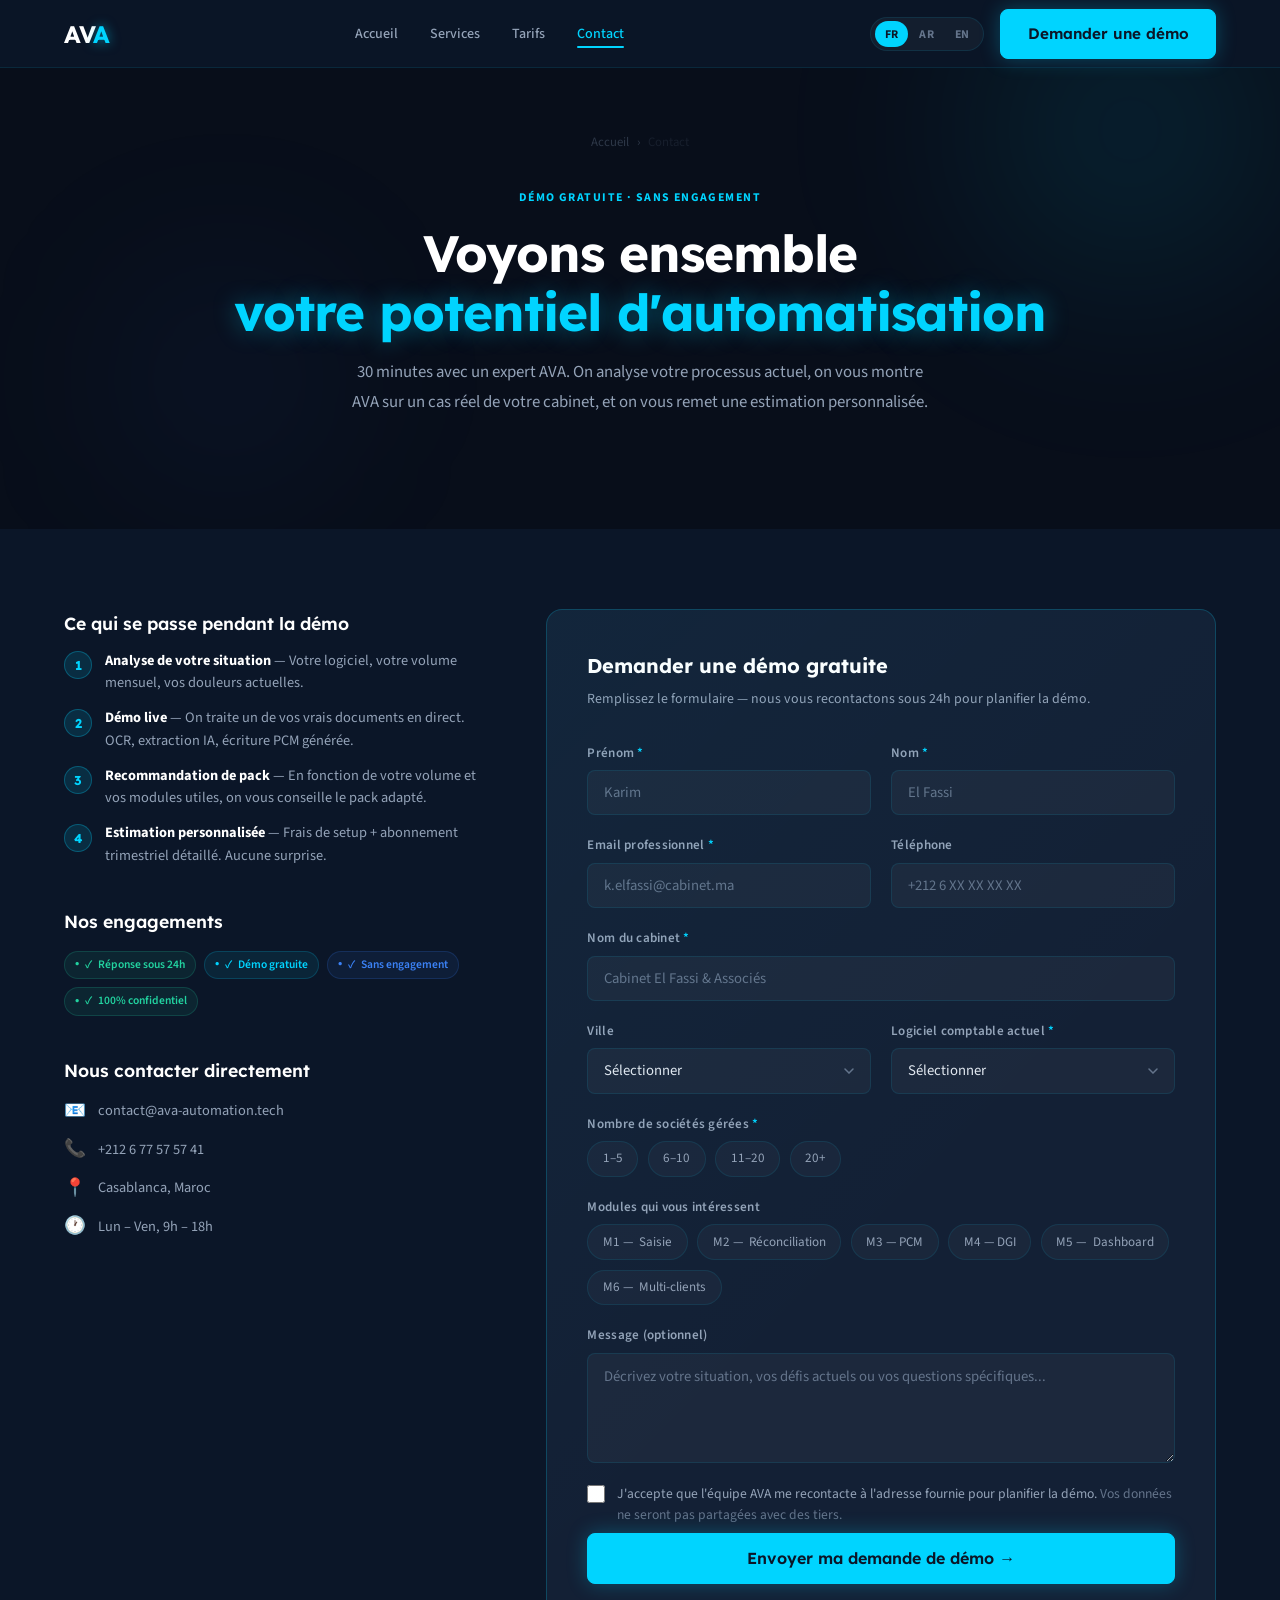
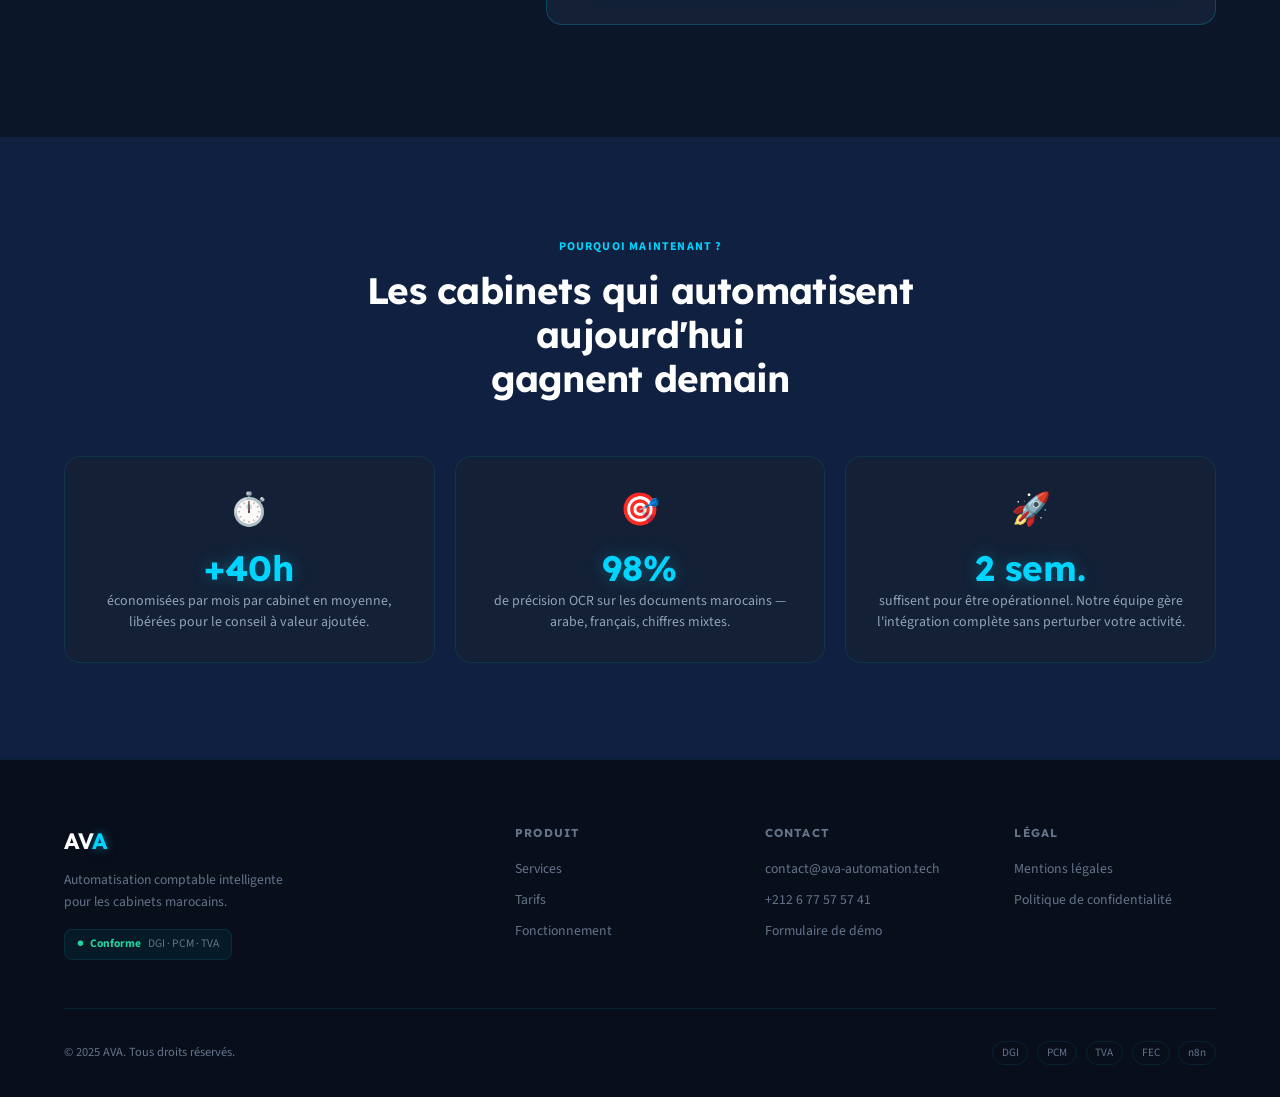
<file: contact.html>
<!DOCTYPE html>
<html lang="fr" dir="ltr">
<head>
  <meta charset="UTF-8"/>
  <meta name="viewport" content="width=device-width, initial-scale=1.0"/>
  <title>AVA — Demander une démo gratuite</title>
  <meta name="description" content="Demandez une démo gratuite d'AVA. 30 minutes avec un expert, sur votre logiciel existant. Réponse sous 24h, sans engagement."/>
  <link rel="icon" type="image/svg+xml" href="/favicon.svg"/>
  <link rel="icon" type="image/x-icon" href="/favicon.ico"/>
  <link rel="apple-touch-icon" href="/apple-touch-icon.png"/>
  <link rel="preconnect" href="https://fonts.googleapis.com"/>
  <link rel="preconnect" href="https://fonts.gstatic.com" crossorigin/>
  <link href="https://fonts.googleapis.com/css2?family=Lexend:wght@300;400;500;600;700&family=Source+Sans+3:ital,wght@0,300;0,400;0,500;0,600;0,700;1,400&family=Noto+Naskh+Arabic:wght@400;500;600;700&display=swap" rel="stylesheet"/>
  <link rel="stylesheet" href="/shared.css"/>
  <style>
  /* ── PAGE HERO ──────────────────────────────── */
  #page-hero {
    padding: calc(var(--nav-h) + 4rem) 0 5rem;
    background: var(--bg3); position: relative; overflow: hidden; text-align: center;
  }
  .ph-tag { display:inline-block; font-size:.74rem; font-weight:700; color:var(--cyan); text-transform:uppercase; letter-spacing:.12em; margin-bottom:1rem; }
  .ph-title { font-family:var(--font-h); font-size:clamp(2rem,4.5vw,3.2rem); font-weight:700; color:var(--white); letter-spacing:-.02em; line-height:1.15; margin-bottom:1rem; }
  .ph-title em { font-style:normal; color:var(--cyan); text-shadow:0 0 24px rgba(0,212,255,.4); }
  .ph-desc { font-size:1.05rem; color:var(--fg2); max-width:580px; margin:0 auto 2rem; line-height:1.75; }
  .ph-breadcrumb { display:flex; align-items:center; justify-content:center; gap:.5rem; font-size:.8rem; color:var(--fg3); margin-bottom:2rem; }
  .ph-breadcrumb a { color:var(--fg3); transition:color .2s; }
  .ph-breadcrumb a:hover { color:var(--cyan); }
  .ph-breadcrumb span { opacity:.4; }

  /* ── CONTACT LAYOUT ─────────────────────────── */
  #contact-main { padding:5rem 0 7rem; background:var(--bg); }
  .contact-grid { display:grid; grid-template-columns:1fr 1.6fr; gap:4rem; align-items:start; }

  /* ── SIDEBAR ────────────────────────────────── */
  .contact-sidebar {}
  .sidebar-block { margin-bottom:2.5rem; }
  .sb-title { font-family:var(--font-h); font-size:1.1rem; font-weight:600; color:var(--white); margin-bottom:.8rem; }
  .sb-desc { font-size:.9rem; color:var(--fg2); line-height:1.7; }

  .what-to-expect { display:flex; flex-direction:column; gap:.8rem; }
  .wte { display:flex; align-items:flex-start; gap:.8rem; }
  .wte-num { width:28px; height:28px; border-radius:50%; background:rgba(0,212,255,.12); border:1px solid rgba(0,212,255,.28); color:var(--cyan); font-family:var(--font-h); font-size:.8rem; font-weight:700; display:flex; align-items:center; justify-content:center; flex-shrink:0; margin-top:.1rem; }
  .wte-text { font-size:.9rem; color:var(--fg2); line-height:1.55; }
  .wte-text strong { color:var(--white); }

  .contact-info { display:flex; flex-direction:column; gap:.65rem; }
  .ci { display:flex; align-items:center; gap:.75rem; font-size:.9rem; color:var(--fg2); }
  .ci-icon { font-size:1.1rem; flex-shrink:0; }
  .ci a { color:var(--fg2); transition:color .2s; }
  .ci a:hover { color:var(--cyan); }

  .trust-pills { display:flex; flex-wrap:wrap; gap:.5rem; margin-top:1rem; }

  /* ── FORM CARD ──────────────────────────────── */
  .form-card {
    background:var(--surface); border:1px solid var(--border2); border-radius:var(--r2);
    padding:2.5rem; position:relative; overflow:hidden;
  }
  .form-card::before { content:''; position:absolute; inset:0; background:linear-gradient(135deg,rgba(0,212,255,.03) 0%,transparent 60%); pointer-events:none; }
  .form-title { font-family:var(--font-h); font-size:1.25rem; font-weight:700; color:var(--white); margin-bottom:.4rem; }
  .form-subtitle { font-size:.87rem; color:var(--fg2); margin-bottom:2rem; }

  /* Form fields */
  .form-grid { display:grid; grid-template-columns:1fr 1fr; gap:1.25rem; }
  .form-group { display:flex; flex-direction:column; gap:.4rem; }
  .form-group.full { grid-column:1/-1; }
  .form-label { font-size:.82rem; font-weight:600; color:var(--fg2); letter-spacing:.02em; }
  .form-label .req { color:var(--cyan); margin-left:.2rem; }
  .form-input, .form-select, .form-textarea {
    background:rgba(255,255,255,.04); border:1px solid var(--border);
    border-radius:var(--r); padding:.7rem 1rem; font-family:var(--font-b); font-size:.92rem; color:var(--fg);
    transition:border-color .2s, background .2s; width:100%;
  }
  .form-input:focus, .form-select:focus, .form-textarea:focus {
    outline:none; border-color:var(--cyan); background:rgba(0,212,255,.04);
    box-shadow:0 0 0 3px rgba(0,212,255,.08);
  }
  .form-input::placeholder, .form-textarea::placeholder { color:var(--fg3); }
  .form-select { appearance:none; background-image:url("data:image/svg+xml,%3Csvg xmlns='http://www.w3.org/2000/svg' width='10' height='6' viewBox='0 0 10 6'%3E%3Cpath d='M1 1l4 4 4-4' stroke='%2364748B' stroke-width='1.5' fill='none' stroke-linecap='round'/%3E%3C/svg%3E"); background-repeat:no-repeat; background-position:right 1rem center; padding-right:2.5rem; cursor:pointer; }
  .form-select option { background:var(--bg2); color:var(--fg); }
  .form-textarea { resize:vertical; min-height:110px; line-height:1.6; }

  /* Radio group */
  .radio-group { display:flex; flex-wrap:wrap; gap:.6rem; }
  .radio-pill { position:relative; }
  .radio-pill input { position:absolute; opacity:0; width:0; height:0; }
  .radio-pill label {
    display:inline-flex; align-items:center; gap:.4rem; cursor:pointer;
    padding:.4rem .9rem; border-radius:2rem; border:1px solid var(--border);
    font-size:.82rem; color:var(--fg2); transition:all .2s;
    background:rgba(255,255,255,.03);
  }
  .radio-pill input:checked + label { border-color:var(--cyan); background:rgba(0,212,255,.1); color:var(--cyan); }
  .radio-pill label:hover { border-color:var(--border2); color:var(--fg); }

  /* Checkbox */
  .checkbox-group { display:flex; align-items:flex-start; gap:.75rem; }
  .checkbox-group input { width:18px; height:18px; border-radius:4px; border:1px solid var(--border2); background:rgba(255,255,255,.04); cursor:pointer; flex-shrink:0; margin-top:.15rem; accent-color:var(--cyan); }
  .checkbox-label { font-size:.85rem; color:var(--fg2); line-height:1.55; }

  /* Submit */
  .form-submit { width:100%; justify-content:center; margin-top:.5rem; font-size:1rem; padding:.9rem 2rem; }

  /* Success state */
  .form-success { display:none; text-align:center; padding:2.5rem 1rem; }
  .form-success-icon { font-size:3rem; margin-bottom:1rem; }
  .form-success-title { font-family:var(--font-h); font-size:1.3rem; font-weight:700; color:var(--white); margin-bottom:.65rem; }
  .form-success-desc { font-size:.92rem; color:var(--fg2); line-height:1.65; }

  /* ── WHY NOW ────────────────────────────────── */
  #why-now { padding:6rem 0; background:var(--bg2); }
  .why-grid { display:grid; grid-template-columns:repeat(3,1fr); gap:1.25rem; }
  .why-card { background:var(--surface); border:1px solid var(--border); border-radius:var(--r2); padding:1.75rem; text-align:center; }
  .why-icon { font-size:2rem; margin-bottom:.9rem; }
  .why-stat { font-family:var(--font-h); font-size:2.2rem; font-weight:700; color:var(--cyan); line-height:1; margin-bottom:.3rem; text-shadow:0 0 16px rgba(0,212,255,.3); }
  .why-label { font-size:.87rem; color:var(--fg2); line-height:1.55; }

  /* ── RESPONSIVE ─────────────────────────────── */
  @media(max-width:1024px) {
    .contact-grid { grid-template-columns:1fr; gap:3rem; }
    .form-grid { grid-template-columns:1fr; }
    .form-group.full { grid-column:1; }
    .why-grid { grid-template-columns:1fr; max-width:420px; margin:0 auto; }
  }
  @media(max-width:768px) {
    .form-card { padding:1.75rem; }
  }
  html[dir="rtl"] .form-select { background-position:left 1rem center; padding-right:1rem; padding-left:2.5rem; }
  </style>
  <meta name="robots" content="index, follow"/>
  <link rel="canonical" href="https://ava-automation.tech/contact"/>
  <meta property="og:type" content="website"/>
  <meta property="og:url" content="https://ava-automation.tech/contact"/>
  <meta property="og:title" content="AVA — Démo gratuite sans engagement"/>
  <meta property="og:description" content="Demandez une démo gratuite d'AVA. 30 minutes avec un expert, sur votre logiciel existant. Réponse sous 24h, sans engagement."/>
  <meta property="og:site_name" content="AVA Automation"/>
  <meta name="twitter:card" content="summary"/>
  <meta name="twitter:title" content="AVA — Démo gratuite sans engagement"/>
  <meta name="twitter:description" content="Demandez une démo gratuite d'AVA. 30 minutes avec un expert, sur votre logiciel existant. Réponse sous 24h, sans engagement."/>
</head>
<body class="lang-active-fr">

<!-- NAVBAR -->
<nav id="navbar">
  <div class="container">
    <div class="nav-inner">
      <a href="/" class="nav-logo">AV<span>A</span></a>
      <ul class="nav-links">
        <li><a href="/"><span class="lang-fr">Accueil</span><span class="lang-ar">الرئيسية</span><span class="lang-en">Home</span></a></li>
        <li><a href="/services"><span class="lang-fr">Services</span><span class="lang-ar">الخدمات</span><span class="lang-en">Services</span></a></li>
        <li><a href="/tarifs"><span class="lang-fr">Tarifs</span><span class="lang-ar">الأسعار</span><span class="lang-en">Pricing</span></a></li>
        <li><a href="/contact" class="active"><span class="lang-fr">Contact</span><span class="lang-ar">تواصل</span><span class="lang-en">Contact</span></a></li>
      </ul>
      <div class="nav-right">
        <div class="lang-switcher">
          <button class="lang-btn active" data-lang="fr">FR</button>
          <button class="lang-btn" data-lang="ar">AR</button>
          <button class="lang-btn" data-lang="en">EN</button>
        </div>
        <a href="/contact" class="btn btn-cyan"><span class="lang-fr">Demander une démo</span><span class="lang-ar">طلب عرض</span><span class="lang-en">Request Demo</span></a>
        <button class="nav-hamburger" id="hamburger" aria-label="Menu" aria-expanded="false"><span></span><span></span><span></span></button>
      </div>
    </div>
  </div>
  <div class="nav-mobile" id="nav-mobile">
    <a href="/"><span class="lang-fr">Accueil</span><span class="lang-ar">الرئيسية</span><span class="lang-en">Home</span></a>
    <a href="/services"><span class="lang-fr">Services</span><span class="lang-ar">الخدمات</span><span class="lang-en">Services</span></a>
    <a href="/tarifs"><span class="lang-fr">Tarifs</span><span class="lang-ar">الأسعار</span><span class="lang-en">Pricing</span></a>
    <a href="/contact"><span class="lang-fr">Contact & Démo</span><span class="lang-ar">تواصل وعرض</span><span class="lang-en">Contact & Demo</span></a>
    <div class="lang-switcher"><button class="lang-btn active" data-lang="fr">FR</button><button class="lang-btn" data-lang="ar">AR</button><button class="lang-btn" data-lang="en">EN</button></div>
  </div>
</nav>

<!-- PAGE HERO -->
<section id="page-hero">
  <div class="blob blob-cyan" style="width:460px;height:460px;top:-100px;right:-80px;" aria-hidden="true"></div>
  <div class="blob blob-blue" style="width:300px;height:300px;bottom:0;left:6%;" aria-hidden="true"></div>
  <div class="container" style="position:relative;z-index:2;">
    <div class="ph-breadcrumb reveal">
      <a href="/"><span class="lang-fr">Accueil</span><span class="lang-ar">الرئيسية</span><span class="lang-en">Home</span></a>
      <span>›</span>
      <span><span class="lang-fr">Contact</span><span class="lang-ar">تواصل</span><span class="lang-en">Contact</span></span>
    </div>
    <p class="ph-tag reveal d1"><span class="lang-fr">Démo gratuite · Sans engagement</span><span class="lang-ar">عرض مجاني · بدون التزام</span><span class="lang-en">Free demo · No commitment</span></p>
    <h1 class="ph-title reveal d2">
      <span class="lang-fr">Voyons ensemble<br><em>votre potentiel d'automatisation</em></span>
      <span class="lang-ar">لنرى معاً<br><em>إمكانات الأتمتة لديك</em></span>
      <span class="lang-en">Let's explore together<br><em>your automation potential</em></span>
    </h1>
    <p class="ph-desc reveal d3">
      <span class="lang-fr">30 minutes avec un expert AVA. On analyse votre processus actuel, on vous montre AVA sur un cas réel de votre cabinet, et on vous remet une estimation personnalisée.</span>
      <span class="lang-ar">30 دقيقة مع خبير AVA. نحلل عملياتك الحالية، نعرض AVA على حالة حقيقية من مكتبك، ونقدم لك تقديراً مخصصاً.</span>
      <span class="lang-en">30 minutes with an AVA expert. We analyze your current process, show you AVA on a real case from your firm, and give you a personalized estimate.</span>
    </p>
  </div>
</section>

<!-- CONTACT MAIN -->
<section id="contact-main">
  <div class="container">
    <div class="contact-grid">

      <!-- Sidebar -->
      <div class="contact-sidebar reveal">
        <div class="sidebar-block">
          <div class="sb-title"><span class="lang-fr">Ce qui se passe pendant la démo</span><span class="lang-ar">ما يحدث خلال العرض</span><span class="lang-en">What happens during the demo</span></div>
          <div class="what-to-expect">
            <div class="wte">
              <div class="wte-num">1</div>
              <div class="wte-text"><span class="lang-fr"><strong>Analyse de votre situation</strong> — Votre logiciel, votre volume mensuel, vos douleurs actuelles.</span><span class="lang-ar"><strong>تحليل وضعك</strong> — برنامجك وحجمك الشهري وآلامك الحالية.</span><span class="lang-en"><strong>Analysis of your situation</strong> — Your software, your monthly volume, your current pain points.</span></div>
            </div>
            <div class="wte">
              <div class="wte-num">2</div>
              <div class="wte-text"><span class="lang-fr"><strong>Démo live</strong> — On traite un de vos vrais documents en direct. OCR, extraction IA, écriture PCM générée.</span><span class="lang-ar"><strong>عرض مباشر</strong> — نعالج أحد مستنداتك الحقيقية مباشرةً. OCR واستخراج AI وقيد PCM منشأ.</span><span class="lang-en"><strong>Live demo</strong> — We process one of your real documents live. OCR, AI extraction, PCM entry generated.</span></div>
            </div>
            <div class="wte">
              <div class="wte-num">3</div>
              <div class="wte-text"><span class="lang-fr"><strong>Recommandation de pack</strong> — En fonction de votre volume et vos modules utiles, on vous conseille le pack adapté.</span><span class="lang-ar"><strong>توصية بالباقة</strong> — بناءً على حجمك والوحدات المفيدة، ننصحك بالباقة المناسبة.</span><span class="lang-en"><strong>Pack recommendation</strong> — Based on your volume and useful modules, we advise the right pack.</span></div>
            </div>
            <div class="wte">
              <div class="wte-num">4</div>
              <div class="wte-text"><span class="lang-fr"><strong>Estimation personnalisée</strong> — Frais de setup + abonnement trimestriel détaillé. Aucune surprise.</span><span class="lang-ar"><strong>تقدير مخصص</strong> — رسوم الإعداد + تفاصيل الاشتراك الفصلي. لا مفاجآت.</span><span class="lang-en"><strong>Personalized estimate</strong> — Setup fee + detailed quarterly subscription. No surprises.</span></div>
            </div>
          </div>
        </div>

        <div class="sidebar-block">
          <div class="sb-title"><span class="lang-fr">Nos engagements</span><span class="lang-ar">التزاماتنا</span><span class="lang-en">Our commitments</span></div>
          <div class="trust-pills">
            <span class="chip chip-green">✓ <span class="lang-fr">Réponse sous 24h</span><span class="lang-ar">رد خلال 24 ساعة</span><span class="lang-en">Reply within 24h</span></span>
            <span class="chip">✓ <span class="lang-fr">Démo gratuite</span><span class="lang-ar">عرض مجاني</span><span class="lang-en">Free demo</span></span>
            <span class="chip chip-blue">✓ <span class="lang-fr">Sans engagement</span><span class="lang-ar">بدون التزام</span><span class="lang-en">No commitment</span></span>
            <span class="chip chip-green">✓ <span class="lang-fr">100% confidentiel</span><span class="lang-ar">سري تماماً</span><span class="lang-en">100% confidential</span></span>
          </div>
        </div>

        <div class="sidebar-block">
          <div class="sb-title"><span class="lang-fr">Nous contacter directement</span><span class="lang-ar">اتصل بنا مباشرة</span><span class="lang-en">Contact us directly</span></div>
          <div class="contact-info">
            <div class="ci">
              <span class="ci-icon">📧</span>
              <a href="mailto:contact@ava-automation.tech">contact@ava-automation.tech</a>
            </div>
            <div class="ci">
              <span class="ci-icon">📞</span>
              <a href="tel:+212677575741">+212 6 77 57 57 41</a>
            </div>
            <div class="ci">
              <span class="ci-icon">📍</span>
              <span><span class="lang-fr">Casablanca, Maroc</span><span class="lang-ar">الدار البيضاء، المغرب</span><span class="lang-en">Casablanca, Morocco</span></span>
            </div>
            <div class="ci">
              <span class="ci-icon">🕐</span>
              <span><span class="lang-fr">Lun – Ven, 9h – 18h</span><span class="lang-ar">الاثنين – الجمعة، 9 – 18</span><span class="lang-en">Mon – Fri, 9am – 6pm</span></span>
            </div>
          </div>
        </div>
      </div><!-- /sidebar -->

      <!-- Form -->
      <div class="form-card reveal d1" id="contact-form-wrap">
        <div id="form-content">
          <div class="form-title"><span class="lang-fr">Demander une démo gratuite</span><span class="lang-ar">طلب عرض تجريبي مجاني</span><span class="lang-en">Request a free demo</span></div>
          <p class="form-subtitle"><span class="lang-fr">Remplissez le formulaire — nous vous recontactons sous 24h pour planifier la démo.</span><span class="lang-ar">أكمل النموذج — سنتواصل معك خلال 24 ساعة لتحديد موعد العرض.</span><span class="lang-en">Fill in the form — we'll get back to you within 24h to schedule the demo.</span></p>

          <form id="demo-form" novalidate>
            <div class="form-grid">

              <div class="form-group">
                <label class="form-label" for="prenom"><span class="lang-fr">Prénom</span><span class="lang-ar">الاسم الأول</span><span class="lang-en">First name</span><span class="req">*</span></label>
                <input type="text" id="prenom" name="prenom" class="form-input" placeholder="Karim" required autocomplete="given-name"/>
              </div>

              <div class="form-group">
                <label class="form-label" for="nom"><span class="lang-fr">Nom</span><span class="lang-ar">اللقب</span><span class="lang-en">Last name</span><span class="req">*</span></label>
                <input type="text" id="nom" name="nom" class="form-input" placeholder="El Fassi" required autocomplete="family-name"/>
              </div>

              <div class="form-group">
                <label class="form-label" for="email"><span class="lang-fr">Email professionnel</span><span class="lang-ar">البريد الإلكتروني المهني</span><span class="lang-en">Professional email</span><span class="req">*</span></label>
                <input type="email" id="email" name="email" class="form-input" placeholder="k.elfassi@cabinet.ma" required autocomplete="email"/>
              </div>

              <div class="form-group">
                <label class="form-label" for="tel"><span class="lang-fr">Téléphone</span><span class="lang-ar">الهاتف</span><span class="lang-en">Phone</span></label>
                <input type="tel" id="tel" name="tel" class="form-input" placeholder="+212 6 XX XX XX XX" autocomplete="tel"/>
              </div>

              <div class="form-group full">
                <label class="form-label" for="cabinet"><span class="lang-fr">Nom du cabinet</span><span class="lang-ar">اسم المكتب</span><span class="lang-en">Firm name</span><span class="req">*</span></label>
                <input type="text" id="cabinet" name="cabinet" class="form-input" placeholder="Cabinet El Fassi & Associés" required autocomplete="organization"/>
              </div>

              <div class="form-group">
                <label class="form-label" for="ville"><span class="lang-fr">Ville</span><span class="lang-ar">المدينة</span><span class="lang-en">City</span></label>
                <select id="ville" name="ville" class="form-select" data-placeholder-fr="Sélectionner" data-placeholder-ar="اختر" data-placeholder-en="Select">
                  <option value="" disabled selected>Sélectionner</option>
                  <option value="casablanca">Casablanca</option>
                  <option value="rabat">Rabat</option>
                  <option value="marrakech">Marrakech</option>
                  <option value="fes">Fès</option>
                  <option value="tanger">Tanger</option>
                  <option value="agadir">Agadir</option>
                  <option value="meknes">Meknès</option>
                  <option value="oujda">Oujda</option>
                  <option value="autre">Autre</option>
                </select>
              </div>

              <div class="form-group">
                <label class="form-label" for="logiciel"><span class="lang-fr">Logiciel comptable actuel</span><span class="lang-ar">برنامج المحاسبة الحالي</span><span class="lang-en">Current accounting software</span><span class="req">*</span></label>
                <select id="logiciel" name="logiciel" class="form-select" required data-placeholder-fr="Sélectionner" data-placeholder-ar="اختر" data-placeholder-en="Select">
                  <option value="" disabled selected>Sélectionner</option>
                  <option value="odoo">Odoo</option>
                  <option value="sage">Sage</option>
                  <option value="microsoft-dynamics">Microsoft Dynamics</option>
                  <option value="excel">Excel / Tableur</option>
                  <option value="cegid">Cegid</option>
                  <option value="autre">Autre</option>
                  <option value="aucun">Aucun pour l'instant</option>
                </select>
              </div>

              <div class="form-group full">
                <label class="form-label"><span class="lang-fr">Nombre de sociétés gérées</span><span class="lang-ar">عدد الشركات المدارة</span><span class="lang-en">Number of entities managed</span><span class="req">*</span></label>
                <div class="radio-group">
                  <div class="radio-pill"><input type="radio" id="s1" name="societes" value="1-5" required><label for="s1">1–5</label></div>
                  <div class="radio-pill"><input type="radio" id="s2" name="societes" value="6-10"><label for="s2">6–10</label></div>
                  <div class="radio-pill"><input type="radio" id="s3" name="societes" value="11-20"><label for="s3">11–20</label></div>
                  <div class="radio-pill"><input type="radio" id="s4" name="societes" value="20+"><label for="s4">20+</label></div>
                </div>
              </div>

              <div class="form-group full">
                <label class="form-label"><span class="lang-fr">Modules qui vous intéressent</span><span class="lang-ar">الوحدات التي تهمك</span><span class="lang-en">Modules of interest</span></label>
                <div class="radio-group" style="flex-wrap:wrap;">
                  <div class="radio-pill"><input type="checkbox" id="m1cb" name="modules" value="m1"><label for="m1cb">M1 — <span class="lang-fr">Saisie</span><span class="lang-ar">الإدخال</span><span class="lang-en">Entry</span></label></div>
                  <div class="radio-pill"><input type="checkbox" id="m2cb" name="modules" value="m2"><label for="m2cb">M2 — <span class="lang-fr">Réconciliation</span><span class="lang-ar">المطابقة</span><span class="lang-en">Reconciliation</span></label></div>
                  <div class="radio-pill"><input type="checkbox" id="m3cb" name="modules" value="m3"><label for="m3cb">M3 — PCM</label></div>
                  <div class="radio-pill"><input type="checkbox" id="m4cb" name="modules" value="m4"><label for="m4cb">M4 — DGI</label></div>
                  <div class="radio-pill"><input type="checkbox" id="m5cb" name="modules" value="m5"><label for="m5cb">M5 — <span class="lang-fr">Dashboard</span><span class="lang-ar">لوحة</span><span class="lang-en">Dashboard</span></label></div>
                  <div class="radio-pill"><input type="checkbox" id="m6cb" name="modules" value="m6"><label for="m6cb">M6 — <span class="lang-fr">Multi-clients</span><span class="lang-ar">متعدد</span><span class="lang-en">Multi-entity</span></label></div>
                </div>
              </div>

              <div class="form-group full">
                <label class="form-label" for="message"><span class="lang-fr">Message (optionnel)</span><span class="lang-ar">رسالة (اختياري)</span><span class="lang-en">Message (optional)</span></label>
                <textarea id="message" name="message" class="form-textarea" placeholder="Décrivez votre situation, vos défis actuels ou vos questions spécifiques..."></textarea>
              </div>

              <div class="form-group full">
                <div class="checkbox-group">
                  <input type="checkbox" id="consent" name="consent" required/>
                  <label class="checkbox-label" for="consent">
                    <span class="lang-fr">J'accepte que l'équipe AVA me recontacte à l'adresse fournie pour planifier la démo. <span style="color:var(--fg3)">Vos données ne seront pas partagées avec des tiers.</span></span>
                    <span class="lang-ar">أوافق على أن يتواصل معي فريق AVA على العنوان المقدم لتحديد موعد العرض. <span style="color:var(--fg3)">لن يتم مشاركة بياناتك مع أطراف ثالثة.</span></span>
                    <span class="lang-en">I agree to be contacted by the AVA team at the provided address to schedule the demo. <span style="color:var(--fg3)">Your data will not be shared with third parties.</span></span>
                  </label>
                </div>
              </div>

            </div><!-- /form-grid -->

            <button type="submit" class="btn btn-cyan btn-lg form-submit">
              <span class="lang-fr">Envoyer ma demande de démo →</span>
              <span class="lang-ar">إرسال طلب العرض ←</span>
              <span class="lang-en">Send my demo request →</span>
            </button>
          </form>
        </div><!-- /form-content -->

        <!-- Success message (hidden by default) -->
        <div class="form-success" id="form-success">
          <div class="form-success-icon">✅</div>
          <div class="form-success-title"><span class="lang-fr">Demande reçue !</span><span class="lang-ar">تم استلام الطلب!</span><span class="lang-en">Request received!</span></div>
          <p class="form-success-desc">
            <span class="lang-fr">Merci pour votre intérêt. Un membre de l'équipe AVA vous contactera <strong>dans les 24 heures</strong> pour planifier votre démo personnalisée.</span>
            <span class="lang-ar">شكراً لاهتمامك. سيتواصل معك أحد أعضاء فريق AVA <strong>خلال 24 ساعة</strong> لتحديد موعد عرضك المخصص.</span>
            <span class="lang-en">Thank you for your interest. An AVA team member will contact you <strong>within 24 hours</strong> to schedule your personalized demo.</span>
          </p>
          <a href="/" class="btn btn-ghost" style="margin-top:1.5rem;">
            <span class="lang-fr">← Retour à l'accueil</span><span class="lang-ar">→ العودة للرئيسية</span><span class="lang-en">← Back to home</span>
          </a>
        </div>
      </div><!-- /form-card -->

    </div><!-- /contact-grid -->
  </div>
</section>

<!-- WHY NOW -->
<section id="why-now">
  <div class="container">
    <div class="sec-hdr reveal">
      <span class="sec-tag"><span class="lang-fr">Pourquoi maintenant ?</span><span class="lang-ar">لماذا الآن؟</span><span class="lang-en">Why now?</span></span>
      <h2 class="sec-title"><span class="lang-fr">Les cabinets qui automatisent aujourd'hui<br>gagnent demain</span><span class="lang-ar">المكاتب التي تؤتمت اليوم<br>تفوز غداً</span><span class="lang-en">Firms that automate today<br>win tomorrow</span></h2>
    </div>
    <div class="why-grid">
      <div class="why-card reveal">
        <div class="why-icon">⏱️</div>
        <div class="why-stat">+40h</div>
        <p class="why-label"><span class="lang-fr">économisées par mois par cabinet en moyenne, libérées pour le conseil à valeur ajoutée.</span><span class="lang-ar">توفيرها شهرياً لكل مكتب في المتوسط، تُحرَّر للاستشارات ذات القيمة المضافة.</span><span class="lang-en">saved per month per firm on average, freed up for high-value advisory work.</span></p>
      </div>
      <div class="why-card reveal d1">
        <div class="why-icon">🎯</div>
        <div class="why-stat">98%</div>
        <p class="why-label"><span class="lang-fr">de précision OCR sur les documents marocains — arabe, français, chiffres mixtes.</span><span class="lang-ar">دقة OCR على المستندات المغربية — عربية وفرنسية وأرقام مختلطة.</span><span class="lang-en">OCR accuracy on Moroccan documents — Arabic, French, mixed numerals.</span></p>
      </div>
      <div class="why-card reveal d2">
        <div class="why-icon">🚀</div>
        <div class="why-stat">2 sem.</div>
        <p class="why-label"><span class="lang-fr">suffisent pour être opérationnel. Notre équipe gère l'intégration complète sans perturber votre activité.</span><span class="lang-ar">تكفي لتكون جاهزاً للعمل. يتولى فريقنا التكامل الكامل دون تعطيل نشاطك.</span><span class="lang-en">to be fully operational. Our team handles the complete integration without disrupting your business.</span></p>
      </div>
    </div>
  </div>
</section>

<!-- FOOTER -->
<footer id="footer">
  <div class="container">
    <div class="footer-grid">
      <div>
        <div class="footer-logo">AV<span>A</span></div>
        <p class="footer-tagline lang-fr">Automatisation comptable intelligente pour les cabinets marocains.</p>
        <p class="footer-tagline lang-ar">أتمتة محاسبية ذكية للمكاتب المغربية.</p>
        <p class="footer-tagline lang-en">Intelligent accounting automation for Moroccan firms.</p>
        <div class="footer-badge"><span>●</span> <span class="lang-fr">Conforme</span><span class="lang-ar">متوافق</span><span class="lang-en">Compliant</span> DGI · PCM · TVA</div>
      </div>
      <div>
        <div class="footer-col-title"><span class="lang-fr">Produit</span><span class="lang-ar">المنتج</span><span class="lang-en">Product</span></div>
        <nav class="footer-links">
          <a href="/services"><span class="lang-fr">Services</span><span class="lang-ar">الخدمات</span><span class="lang-en">Services</span></a>
          <a href="/tarifs"><span class="lang-fr">Tarifs</span><span class="lang-ar">الأسعار</span><span class="lang-en">Pricing</span></a>
          <a href="/#how"><span class="lang-fr">Fonctionnement</span><span class="lang-ar">كيف يعمل</span><span class="lang-en">How it works</span></a>
        </nav>
      </div>
      <div>
        <div class="footer-col-title"><span class="lang-fr">Contact</span><span class="lang-ar">تواصل</span><span class="lang-en">Contact</span></div>
        <nav class="footer-links">
          <a href="mailto:contact@ava-automation.tech">contact@ava-automation.tech</a>
          <a href="tel:+212677575741">+212 6 77 57 57 41</a>
          <a href="#contact-main"><span class="lang-fr">Formulaire de démo</span><span class="lang-ar">نموذج العرض</span><span class="lang-en">Demo form</span></a>
        </nav>
      </div>
      <div>
        <div class="footer-col-title"><span class="lang-fr">Légal</span><span class="lang-ar">قانوني</span><span class="lang-en">Legal</span></div>
        <nav class="footer-links">
          <a href="#"><span class="lang-fr">Mentions légales</span><span class="lang-ar">الإشعارات القانونية</span><span class="lang-en">Legal notices</span></a>
          <a href="#"><span class="lang-fr">Politique de confidentialité</span><span class="lang-ar">سياسة الخصوصية</span><span class="lang-en">Privacy policy</span></a>
        </nav>
      </div>
    </div>
    <div class="footer-bottom">
      <span class="footer-copy">© 2025 AVA. <span class="lang-fr">Tous droits réservés.</span><span class="lang-ar">جميع الحقوق محفوظة.</span><span class="lang-en">All rights reserved.</span></span>
      <div class="footer-tags">
        <span class="f-tag">DGI</span><span class="f-tag">PCM</span><span class="f-tag">TVA</span><span class="f-tag">FEC</span><span class="f-tag">n8n</span>
      </div>
    </div>
  </div>
</footer>

<script src="/shared.js"></script>
<script>
/* ── FORM LOGIC ───────────────────────────────────── */
(function() {
  const form = document.getElementById('demo-form');
  const formContent = document.getElementById('form-content');
  const successMsg  = document.getElementById('form-success');

  if (!form) return;

  // Checkbox styling — treat them like radio pills
  form.querySelectorAll('input[type="checkbox"]').forEach(cb => {
    if (cb.id === 'consent') return; // skip consent
    cb.addEventListener('change', function() {
      this.closest('.radio-pill').querySelector('label').style.borderColor = this.checked ? 'var(--cyan)' : '';
    });
  });

  form.addEventListener('submit', function(e) {
    e.preventDefault();

    // Basic validation
    let valid = true;
    const required = form.querySelectorAll('[required]');
    required.forEach(el => {
      el.style.borderColor = '';
      if (el.type === 'radio') {
        const group = form.querySelectorAll(`[name="${el.name}"]`);
        const checked = Array.from(group).some(r => r.checked);
        if (!checked) valid = false;
      } else if (el.type === 'checkbox') {
        if (!el.checked) { el.style.outline = '2px solid rgba(239,68,68,.6)'; valid = false; }
        else el.style.outline = '';
      } else {
        if (!el.value.trim()) { el.style.borderColor = 'rgba(239,68,68,.6)'; valid = false; }
        else el.style.borderColor = '';
      }
    });

    if (!valid) return;

    // Collect form data
    const modules = Array.from(form.querySelectorAll('[name="modules"]:checked')).map(c => c.value);
    const societes = (form.querySelector('[name="societes"]:checked') || {}).value || '';
    const payload = {
      prenom:   form.querySelector('#prenom').value.trim(),
      nom:      form.querySelector('#nom').value.trim(),
      email:    form.querySelector('#email').value.trim(),
      tel:      form.querySelector('#tel').value.trim(),
      cabinet:  form.querySelector('#cabinet').value.trim(),
      ville:    form.querySelector('#ville').value,
      logiciel: form.querySelector('#logiciel').value,
      societes,
      modules,
      message:  form.querySelector('#message').value.trim(),
      source:   'website-contact',
      created_at: new Date().toISOString()
    };

    // Submit to Supabase
    const btn = form.querySelector('button[type="submit"]');
    btn.disabled = true;
    btn.style.opacity = '.6';
    btn.style.cursor = 'not-allowed';

    const SUPABASE_URL = 'https://rkahfwukwnrfchagmisz.supabase.co';
    const SUPABASE_KEY = 'eyJhbGciOiJIUzI1NiIsInR5cCI6IkpXVCJ9.eyJpc3MiOiJzdXBhYmFzZSIsInJlZiI6InJrYWhmd3Vrd25yZmNoYWdtaXN6Iiwicm9sZSI6ImFub24iLCJpYXQiOjE3NzkyOTQ0NTgsImV4cCI6MjA5NDg3MDQ1OH0.b39al02BZqj2tu0p6xmR08mg9tQkADzRbfsYTyzcfyo';

    fetch(`${SUPABASE_URL}/rest/v1/leads`, {
      method: 'POST',
      headers: {
        'Content-Type': 'application/json',
        'apikey': SUPABASE_KEY,
        'Authorization': `Bearer ${SUPABASE_KEY}`,
        'Prefer': 'return=minimal'
      },
      body: JSON.stringify(payload)
    })
    .then(res => {
      if (!res.ok) throw new Error('Supabase error ' + res.status);
      formContent.style.display = 'none';
      successMsg.style.display  = 'block';
      window.scrollTo({ top: document.getElementById('contact-form-wrap').offsetTop - 80, behavior: 'smooth' });
    })
    .catch(() => {
      // Still show success to user — log silently
      formContent.style.display = 'none';
      successMsg.style.display  = 'block';
      window.scrollTo({ top: document.getElementById('contact-form-wrap').offsetTop - 80, behavior: 'smooth' });
    })
    .finally(() => {
      btn.disabled = false;
      btn.style.opacity = '';
      btn.style.cursor = '';
    });
  });

  // Clear error styles on input
  form.querySelectorAll('.form-input, .form-select, .form-textarea').forEach(el => {
    el.addEventListener('input', () => { el.style.borderColor = ''; });
  });
})();

/* ── SELECT PLACEHOLDER I18N ──────────────────────── */
(function() {
  function updateSelectPlaceholders() {
    const lang = document.documentElement.lang || 'fr';
    document.querySelectorAll('select[data-placeholder-fr]').forEach(sel => {
      const ph = sel.dataset['placeholder' + lang.charAt(0).toUpperCase() + lang.slice(1)]
                 || sel.dataset.placeholderFr;
      const first = sel.querySelector('option[value=""]');
      if (first) first.textContent = ph;
    });
  }
  // Run on load
  updateSelectPlaceholders();
  // Re-run when language changes (observe html[lang] attribute)
  const observer = new MutationObserver(updateSelectPlaceholders);
  observer.observe(document.documentElement, { attributes: true, attributeFilter: ['lang'] });
})();
</script>
</body>
</html>
</file>
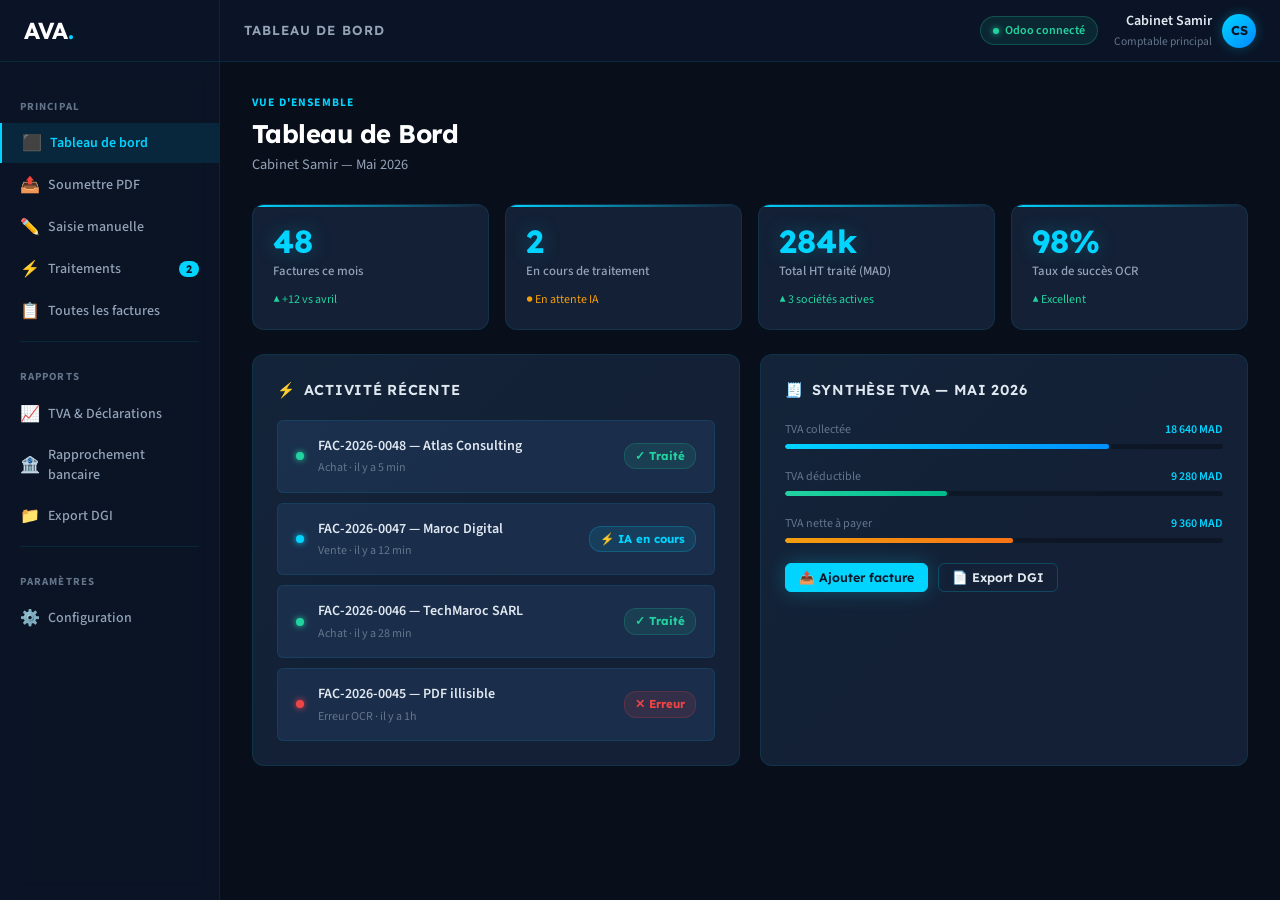
<file: dashboard.html>
<!DOCTYPE html>
<html lang="fr">
<head>
<meta charset="UTF-8">
<meta name="viewport" content="width=device-width, initial-scale=1.0">
<title>AVA — Tableau de Bord</title>
<link rel="preconnect" href="https://fonts.googleapis.com">
<link rel="preconnect" href="https://fonts.gstatic.com" crossorigin>
<link href="https://fonts.googleapis.com/css2?family=Lexend:wght@300;400;500;600;700&family=Source+Sans+3:wght@300;400;500;600;700&display=swap" rel="stylesheet">
<style>
/* ══ TOKENS ══════════════════════════════════ */
:root {
  --bg:        #0B1628;
  --bg2:       #0F2040;
  --bg3:       #080e1a;
  --surface:   #132035;
  --surface2:  #1a2d4a;
  --cyan:      #00D4FF;
  --cyan-dim:  rgba(0,212,255,0.10);
  --cyan-glow: rgba(0,212,255,0.28);
  --cyan-border: rgba(0,212,255,0.22);
  --green:     #22D3A0;
  --green-dim: rgba(34,211,160,0.10);
  --orange:    #F59E0B;
  --red:       #EF4444;
  --red-dim:   rgba(239,68,68,0.12);
  --border:    rgba(0,212,255,0.10);
  --border2:   rgba(0,212,255,0.22);
  --fg:        #E2E8F0;
  --fg2:       #94A3B8;
  --fg3:       #64748B;
  --white:     #FFFFFF;
  --font-h:    'Lexend', sans-serif;
  --font-b:    'Source Sans 3', sans-serif;
  --r:         6px;
  --r2:        12px;
  --nav-h:     62px;
  --sidebar-w: 220px;
}

/* ══ RESET ═══════════════════════════════════ */
*, *::before, *::after { box-sizing: border-box; margin: 0; padding: 0; }
html { scroll-behavior: smooth; }
body {
  font-family: var(--font-b);
  background: var(--bg3);
  color: var(--fg);
  line-height: 1.6;
  -webkit-font-smoothing: antialiased;
  min-height: 100vh;
  overflow-x: hidden;
}
h1,h2,h3,h4 { font-family: var(--font-h); color: var(--white); line-height: 1.2; }
a { color: inherit; text-decoration: none; }
button { font-family: var(--font-b); cursor: pointer; }
input, select, textarea { font-family: var(--font-b); }

/* ══ TOPBAR ══════════════════════════════════ */
.topbar {
  position: fixed; top: 0; left: 0; right: 0;
  height: var(--nav-h);
  background: rgba(11,22,40,0.95);
  backdrop-filter: blur(16px);
  border-bottom: 1px solid var(--border);
  z-index: 200;
  display: flex; align-items: center;
  padding: 0 24px 0 0;
  gap: 0;
}
.topbar-brand {
  width: var(--sidebar-w);
  display: flex; align-items: center;
  padding: 0 24px;
  border-right: 1px solid var(--border);
  height: 100%;
  flex-shrink: 0;
}
.brand-logo {
  font-family: var(--font-h);
  font-size: 1.45rem;
  font-weight: 700;
  color: var(--white);
  letter-spacing: -0.5px;
}
.brand-logo span { color: var(--cyan); text-shadow: 0 0 14px var(--cyan-glow); }
.topbar-right {
  flex: 1;
  display: flex; align-items: center;
  justify-content: space-between;
  padding-left: 24px;
}
.topbar-title {
  font-family: var(--font-h);
  font-size: 0.82rem;
  font-weight: 600;
  color: var(--fg2);
  text-transform: uppercase;
  letter-spacing: 0.08em;
}
.topbar-right-actions { display: flex; align-items: center; gap: 16px; }
.topbar-badge {
  display: flex; align-items: center; gap: 6px;
  font-size: 0.75rem; font-weight: 600;
  color: var(--green);
  background: var(--green-dim);
  border: 1px solid rgba(34,211,160,0.25);
  padding: 4px 12px; border-radius: 20px;
}
.topbar-badge-dot {
  width: 6px; height: 6px;
  background: var(--green); border-radius: 50%;
  box-shadow: 0 0 6px var(--green);
  animation: pulse-dot 2s infinite;
}
@keyframes pulse-dot { 0%,100%{opacity:1} 50%{opacity:0.4} }
.topbar-avatar {
  width: 34px; height: 34px; border-radius: 50%;
  background: linear-gradient(135deg, var(--cyan), #0089ff);
  color: #0B1628; font-family: var(--font-h); font-weight: 700;
  font-size: 0.8rem; display: flex; align-items: center; justify-content: center;
  box-shadow: 0 0 12px var(--cyan-glow);
}
.topbar-user { display: flex; align-items: center; gap: 10px; }
.topbar-user-name { font-size: 0.88rem; font-weight: 600; color: var(--fg); }
.topbar-user-role { font-size: 0.72rem; color: var(--fg3); }

/* ══ LAYOUT ══════════════════════════════════ */
.layout {
  display: flex;
  padding-top: var(--nav-h);
  min-height: 100vh;
}

/* ══ SIDEBAR ══════════════════════════════════ */
.sidebar {
  width: var(--sidebar-w);
  background: rgba(11,22,40,0.85);
  border-right: 1px solid var(--border);
  position: fixed;
  top: var(--nav-h); bottom: 0;
  overflow-y: auto;
  padding: 20px 0;
  display: flex; flex-direction: column; gap: 2px;
  backdrop-filter: blur(10px);
}
.sidebar::-webkit-scrollbar { width: 4px; }
.sidebar::-webkit-scrollbar-thumb { background: var(--border2); border-radius: 4px; }
.sidebar-label {
  font-size: 0.68rem; font-weight: 700;
  color: var(--fg3); text-transform: uppercase; letter-spacing: 0.1em;
  padding: 16px 20px 6px;
}
.nav-item {
  display: flex; align-items: center; gap: 10px;
  padding: 9px 20px;
  color: var(--fg2); cursor: pointer;
  border-left: 2px solid transparent;
  transition: all 0.15s;
  font-size: 0.875rem; font-weight: 500;
  border: none; background: none; width: 100%; text-align: left;
  position: relative;
}
.nav-item:hover { color: var(--fg); background: rgba(0,212,255,0.04); }
.nav-item.active {
  color: var(--cyan);
  background: var(--cyan-dim);
  border-left: 2px solid var(--cyan);
  font-weight: 600;
}
.nav-icon { font-size: 1rem; width: 18px; text-align: center; flex-shrink: 0; }
.nav-badge {
  margin-left: auto;
  background: var(--cyan); color: var(--bg);
  border-radius: 10px; padding: 1px 7px;
  font-size: 0.68rem; font-weight: 700; font-family: var(--font-h);
}
.sidebar-divider { height: 1px; background: var(--border); margin: 8px 20px; }

/* ══ MAIN ══════════════════════════════════ */
.main {
  margin-left: var(--sidebar-w);
  flex: 1; padding: 32px;
  min-height: calc(100vh - var(--nav-h));
}

/* ══ PAGE HEADER ══════════════════════════════ */
.page-header { margin-bottom: 28px; }
.page-tag {
  font-size: 0.72rem; font-weight: 700; color: var(--cyan);
  text-transform: uppercase; letter-spacing: 0.1em;
  margin-bottom: 6px; display: block;
}
.page-title {
  font-family: var(--font-h); font-size: 1.6rem; font-weight: 700;
  color: var(--white); letter-spacing: -0.02em;
}
.page-sub { color: var(--fg2); font-size: 0.9rem; margin-top: 4px; }

/* ══ CARDS ══════════════════════════════════ */
.card {
  background: var(--surface);
  border: 1px solid var(--border);
  border-radius: var(--r2);
  padding: 24px;
  margin-bottom: 20px;
  position: relative;
  overflow: hidden;
}
.card::before {
  content: '';
  position: absolute; inset: 0;
  background: linear-gradient(135deg, rgba(0,212,255,0.02) 0%, transparent 60%);
  pointer-events: none; border-radius: var(--r2);
}
.card-title {
  font-family: var(--font-h); font-size: 0.9rem; font-weight: 600;
  color: var(--fg); margin-bottom: 18px;
  display: flex; align-items: center; gap: 8px;
  text-transform: uppercase; letter-spacing: 0.05em;
}
.card-title-cyan { color: var(--cyan); }

/* ══ STAT CARDS ══════════════════════════════ */
.stats-row {
  display: grid; grid-template-columns: repeat(4,1fr);
  gap: 16px; margin-bottom: 24px;
}
.stat-card {
  background: var(--surface);
  border: 1px solid var(--border);
  border-radius: var(--r2); padding: 20px;
  position: relative; overflow: hidden;
  transition: border-color 0.2s;
}
.stat-card:hover { border-color: var(--border2); }
.stat-card::after {
  content: ''; position: absolute;
  top: 0; left: 0; right: 0; height: 2px;
  background: linear-gradient(90deg, var(--cyan), transparent);
}
.stat-value {
  font-family: var(--font-h); font-size: 2rem; font-weight: 700;
  color: var(--cyan); line-height: 1; margin-bottom: 4px;
  text-shadow: 0 0 20px var(--cyan-glow);
}
.stat-label { color: var(--fg2); font-size: 0.8rem; font-weight: 500; }
.stat-change {
  font-size: 0.75rem; margin-top: 8px;
  display: flex; align-items: center; gap: 4px;
}
.stat-up { color: var(--green); }
.stat-warn { color: var(--orange); }

/* ══ BUTTONS ══════════════════════════════════ */
.btn {
  display: inline-flex; align-items: center; gap: 6px;
  padding: 9px 18px; border-radius: var(--r);
  font-family: var(--font-h); font-size: 0.85rem; font-weight: 600;
  border: 1.5px solid transparent; cursor: pointer;
  transition: all 0.15s; white-space: nowrap;
}
.btn:hover { transform: translateY(-1px); }
.btn-cyan {
  background: var(--cyan); color: var(--bg);
  border-color: var(--cyan);
  box-shadow: 0 0 20px var(--cyan-glow);
}
.btn-cyan:hover { box-shadow: 0 0 32px rgba(0,212,255,0.5); background: #22daff; }
.btn-ghost {
  background: transparent; color: var(--fg);
  border-color: var(--border2);
}
.btn-ghost:hover { border-color: var(--cyan); color: var(--cyan); background: var(--cyan-dim); }
.btn-surface {
  background: var(--surface2); color: var(--fg);
  border-color: var(--border2);
}
.btn-surface:hover { border-color: var(--cyan); color: var(--cyan); }
.btn-sm { font-size: 0.78rem; padding: 6px 13px; }
.btn-danger { background: var(--red-dim); color: var(--red); border-color: rgba(239,68,68,0.3); }

/* ══ UPLOAD ══════════════════════════════════ */
.upload-zone {
  border: 1.5px dashed var(--border2);
  border-radius: var(--r2); padding: 52px 24px;
  text-align: center; cursor: pointer;
  background: rgba(0,212,255,0.02);
  transition: all 0.2s; position: relative;
}
.upload-zone:hover, .upload-zone.dragover {
  border-color: var(--cyan);
  background: var(--cyan-dim);
  box-shadow: inset 0 0 30px rgba(0,212,255,0.05);
}
.upload-zone input[type=file] {
  position: absolute; inset: 0; opacity: 0; cursor: pointer; width: 100%; height: 100%;
}
.upload-icon { font-size: 2.8rem; margin-bottom: 14px; filter: drop-shadow(0 0 12px var(--cyan-glow)); }
.upload-title {
  font-family: var(--font-h); font-size: 1.05rem; font-weight: 600;
  color: var(--white); margin-bottom: 6px;
}
.upload-sub { color: var(--fg3); font-size: 0.85rem; margin-bottom: 18px; }

.file-preview {
  display: none; margin-top: 16px;
  background: var(--surface2); border: 1px solid var(--border2);
  border-radius: var(--r); padding: 14px 16px;
  align-items: center; gap: 14px;
}
.file-preview.visible { display: flex; }
.file-icon-box {
  width: 40px; height: 40px; border-radius: 8px;
  background: rgba(239,68,68,0.12); border: 1px solid rgba(239,68,68,0.2);
  display: flex; align-items: center; justify-content: center;
  font-size: 1.3rem; flex-shrink: 0;
}
.file-name { font-weight: 600; color: var(--white); font-size: 0.88rem; }
.file-size { color: var(--fg3); font-size: 0.76rem; margin-top: 2px; }

/* ══ FORMS ══════════════════════════════════ */
.form-grid { display: grid; grid-template-columns: 1fr 1fr; gap: 16px; }
.form-group { display: flex; flex-direction: column; gap: 6px; }
.form-group.full { grid-column: 1 / -1; }
label {
  font-size: 0.72rem; font-weight: 700; color: var(--fg3);
  text-transform: uppercase; letter-spacing: 0.06em;
}
input[type=text], input[type=email], input[type=number], input[type=date], select, textarea {
  padding: 10px 14px;
  background: var(--bg2);
  border: 1px solid var(--border2);
  border-radius: var(--r);
  color: var(--fg); font-family: var(--font-b); font-size: 0.9rem;
  width: 100%; transition: border-color 0.15s, box-shadow 0.15s;
  -webkit-appearance: none;
}
input:focus, select:focus, textarea:focus {
  outline: none;
  border-color: var(--cyan);
  box-shadow: 0 0 0 3px rgba(0,212,255,0.1);
}
input::placeholder, textarea::placeholder { color: var(--fg3); }
select option { background: var(--bg2); color: var(--fg); }
textarea { resize: vertical; min-height: 80px; }
.form-section-tag {
  grid-column: 1 / -1;
  font-size: 0.68rem; font-weight: 700; color: var(--cyan);
  text-transform: uppercase; letter-spacing: 0.1em;
  padding-top: 8px;
}
.form-divider { grid-column: 1/-1; height: 1px; background: var(--border); border: none; }
.form-actions {
  display: flex; gap: 10px; justify-content: flex-end;
  margin-top: 8px; padding-top: 16px;
  border-top: 1px solid var(--border);
}

/* ══ LINE ITEMS TABLE ══════════════════════════ */
.line-table { width: 100%; border-collapse: collapse; font-size: 0.85rem; }
.line-table th {
  text-align: left; padding: 8px 10px;
  background: rgba(0,0,0,0.2);
  color: var(--fg3); font-size: 0.7rem; font-weight: 700;
  text-transform: uppercase; letter-spacing: 0.06em;
  border-bottom: 1px solid var(--border);
}
.line-table td {
  padding: 5px 5px; border-bottom: 1px solid var(--border);
  vertical-align: middle;
}
.line-table input, .line-table select {
  padding: 7px 10px; font-size: 0.83rem;
}
.line-table .readonly-cell {
  background: rgba(0,212,255,0.05) !important;
  color: var(--cyan) !important;
  font-weight: 600 !important;
  border-color: var(--border2) !important;
}
.remove-line-btn {
  background: none; border: none; color: var(--fg3);
  font-size: 1rem; padding: 4px 8px; cursor: pointer;
  transition: color 0.15s; display: flex; align-items: center;
}
.remove-line-btn:hover { color: var(--red); }
.add-line-btn {
  width: 100%; background: none;
  border: 1px dashed var(--border2); border-radius: var(--r);
  padding: 9px; color: var(--fg3);
  font-family: var(--font-b); font-size: 0.82rem;
  display: flex; align-items: center; justify-content: center; gap: 6px;
  cursor: pointer; margin-top: 6px; transition: all 0.15s;
}
.add-line-btn:hover { border-color: var(--cyan); color: var(--cyan); background: var(--cyan-dim); }
.totals-box {
  display: flex; flex-direction: column; align-items: flex-end;
  gap: 5px; padding-top: 12px;
}
.total-row {
  display: flex; gap: 24px; justify-content: space-between;
  min-width: 260px; font-size: 0.85rem; color: var(--fg2);
}
.total-row.grand {
  font-family: var(--font-h); font-size: 1rem; font-weight: 700;
  color: var(--cyan); border-top: 1px solid var(--border2);
  padding-top: 8px; margin-top: 4px;
  text-shadow: 0 0 14px var(--cyan-glow);
}

/* ══ STATUS TRACKER ══════════════════════════ */
.status-tracker {
  display: flex; align-items: flex-start;
  gap: 0; margin-bottom: 24px; overflow-x: auto;
}
.step-wrap {
  display: flex; flex-direction: column; align-items: center;
  gap: 7px; flex: 1; min-width: 80px; position: relative;
}
.step-wrap:not(:last-child)::after {
  content: ''; position: absolute;
  top: 17px; left: 55%; width: 90%;
  height: 1.5px; background: var(--border);
  z-index: 0;
}
.step-wrap.done:not(:last-child)::after { background: var(--green); }
.step-wrap.active:not(:last-child)::after {
  background: linear-gradient(90deg, var(--cyan), var(--border));
}
.step-circle {
  width: 34px; height: 34px; border-radius: 50%;
  display: flex; align-items: center; justify-content: center;
  font-size: 0.9rem;
  background: var(--surface2); border: 1.5px solid var(--border);
  color: var(--fg3); position: relative; z-index: 1;
  transition: all 0.3s;
}
.step-wrap.done .step-circle {
  background: var(--green-dim); border-color: var(--green);
  color: var(--green); box-shadow: 0 0 10px rgba(34,211,160,0.25);
}
.step-wrap.active .step-circle {
  background: var(--cyan-dim); border-color: var(--cyan);
  color: var(--cyan); box-shadow: 0 0 14px var(--cyan-glow);
  animation: ring-pulse 1.5s infinite;
}
@keyframes ring-pulse {
  0%,100% { box-shadow: 0 0 8px var(--cyan-glow); }
  50% { box-shadow: 0 0 20px rgba(0,212,255,0.5); }
}
.step-label { font-size: 0.7rem; font-weight: 600; color: var(--fg3); text-align: center; line-height: 1.3; }
.step-wrap.done .step-label { color: var(--green); }
.step-wrap.active .step-label { color: var(--cyan); }
.step-time { font-size: 0.65rem; color: var(--fg3); text-align: center; }
.step-wrap.done .step-time { color: rgba(34,211,160,0.6); }
.step-wrap.active .step-time { color: rgba(0,212,255,0.6); }

/* ══ LOG BOX ══════════════════════════════════ */
.log-box {
  background: rgba(0,0,0,0.35);
  border: 1px solid var(--border);
  border-radius: var(--r); padding: 14px 16px;
  font-family: 'Courier New', monospace;
  font-size: 0.78rem; line-height: 1.8;
  max-height: 160px; overflow-y: auto;
}
.log-box::-webkit-scrollbar { width: 4px; }
.log-box::-webkit-scrollbar-thumb { background: var(--border2); border-radius: 4px; }
.log-success { color: var(--green); }
.log-active { color: var(--cyan); }
.log-dim { color: var(--fg3); }
.log-error { color: var(--red); }

/* ══ JOBS LIST ══════════════════════════════════ */
.job-list { display: flex; flex-direction: column; gap: 10px; }
.job-card {
  background: var(--surface2);
  border: 1px solid var(--border);
  border-radius: var(--r); padding: 14px 18px;
  display: flex; align-items: center; gap: 14px;
  transition: border-color 0.15s;
}
.job-card:hover { border-color: var(--border2); }
.job-dot { width: 8px; height: 8px; border-radius: 50%; flex-shrink: 0; }
.dot-ok { background: var(--green); box-shadow: 0 0 6px var(--green); }
.dot-run { background: var(--cyan); box-shadow: 0 0 6px var(--cyan); animation: pulse-dot 1s infinite; }
.dot-wait { background: var(--orange); }
.dot-err { background: var(--red); box-shadow: 0 0 6px var(--red); }
.job-name { font-weight: 600; color: var(--fg); font-size: 0.88rem; }
.job-meta { color: var(--fg3); font-size: 0.75rem; margin-top: 1px; }
.job-info { flex: 1; min-width: 0; }

/* ══ BADGES ══════════════════════════════════ */
.badge {
  display: inline-flex; align-items: center; gap: 4px;
  padding: 3px 10px; border-radius: 12px;
  font-size: 0.72rem; font-weight: 700; white-space: nowrap;
  font-family: var(--font-h);
}
.badge-green { background: var(--green-dim); color: var(--green); border: 1px solid rgba(34,211,160,0.2); }
.badge-cyan { background: var(--cyan-dim); color: var(--cyan); border: 1px solid var(--border2); }
.badge-orange { background: rgba(245,158,11,0.1); color: var(--orange); border: 1px solid rgba(245,158,11,0.2); }
.badge-red { background: var(--red-dim); color: var(--red); border: 1px solid rgba(239,68,68,0.2); }
.badge-gray { background: rgba(255,255,255,0.05); color: var(--fg2); border: 1px solid var(--border); }

/* ══ DATA TABLE ══════════════════════════════ */
.data-table { width: 100%; border-collapse: collapse; font-size: 0.85rem; }
.data-table thead th {
  text-align: left; padding: 10px 14px;
  background: rgba(0,0,0,0.2);
  color: var(--fg3); font-size: 0.7rem; font-weight: 700;
  text-transform: uppercase; letter-spacing: 0.06em;
  border-bottom: 1px solid var(--border);
  cursor: pointer; user-select: none; white-space: nowrap;
}
.data-table thead th:hover { color: var(--cyan); }
.data-table tbody tr { border-bottom: 1px solid var(--border); transition: background 0.1s; }
.data-table tbody tr:hover { background: rgba(0,212,255,0.03); }
.data-table td { padding: 12px 14px; }
.data-table td.amount {
  font-family: var(--font-h); font-weight: 600;
  color: var(--cyan); text-align: right;
}
.data-table td.amount-dim {
  font-family: var(--font-h); font-size: 0.82rem;
  color: var(--fg3); text-align: right;
}

/* ══ TABLE TOOLBAR ══════════════════════════ */
.table-toolbar {
  display: flex; align-items: center;
  justify-content: space-between;
  margin-bottom: 18px; gap: 12px; flex-wrap: wrap;
}
.search-wrap { position: relative; }
.search-icon {
  position: absolute; left: 11px; top: 50%;
  transform: translateY(-50%); color: var(--fg3);
  font-size: 0.85rem; pointer-events: none;
}
.search-wrap input {
  padding-left: 34px; width: 240px;
  background: var(--surface2);
  border-color: var(--border);
}
.table-actions { display: flex; gap: 8px; flex-wrap: wrap; }

/* ══ PROGRESS BAR ══════════════════════════ */
.prog-wrap { background: rgba(0,0,0,0.3); border-radius: 4px; height: 5px; overflow: hidden; }
.prog-bar {
  height: 100%; border-radius: 4px;
  background: linear-gradient(90deg, var(--cyan), #0090ff);
  transition: width 0.6s ease;
  box-shadow: 0 0 6px var(--cyan-glow);
}
.prog-label { display: flex; justify-content: space-between; font-size: 0.75rem; color: var(--fg3); margin-bottom: 5px; }
.prog-label span:last-child { color: var(--cyan); font-weight: 600; }

/* ══ PAGINATION ══════════════════════════════ */
.pagination {
  display: flex; align-items: center;
  justify-content: space-between;
  margin-top: 16px; color: var(--fg3); font-size: 0.8rem;
}
.page-btns { display: flex; gap: 4px; }
.page-btn {
  width: 30px; height: 30px; border-radius: var(--r);
  border: 1px solid var(--border2); background: none;
  color: var(--fg2); cursor: pointer; font-size: 0.8rem;
  transition: all 0.1s;
}
.page-btn:hover, .page-btn.active {
  background: var(--cyan); color: var(--bg);
  border-color: var(--cyan);
  box-shadow: 0 0 10px var(--cyan-glow);
}

/* ══ TOAST ══════════════════════════════════ */
.toast-container {
  position: fixed; top: 74px; right: 20px;
  z-index: 999; display: flex; flex-direction: column; gap: 8px;
  pointer-events: none;
}
.toast {
  background: var(--surface2);
  border: 1px solid var(--border2);
  border-radius: var(--r); padding: 12px 16px;
  box-shadow: 0 8px 30px rgba(0,0,0,0.4);
  display: flex; align-items: center; gap: 10px;
  min-width: 290px; max-width: 380px;
  pointer-events: all;
  animation: toast-in 0.25s ease;
  font-size: 0.86rem;
}
.toast.t-success { border-left: 3px solid var(--green); }
.toast.t-error { border-left: 3px solid var(--red); }
.toast.t-info { border-left: 3px solid var(--cyan); }
@keyframes toast-in { from { transform: translateX(20px); opacity: 0; } to { transform: none; opacity: 1; } }
.toast-icon { font-size: 1rem; flex-shrink: 0; }
.toast-msg { flex: 1; color: var(--fg); font-weight: 500; line-height: 1.4; }
.toast-msg small { color: var(--fg3); font-size: 0.78rem; display: block; }
.toast-x { background: none; border: none; color: var(--fg3); font-size: 0.9rem; cursor: pointer; }
.toast-x:hover { color: var(--fg); }

/* ══ MODAL ══════════════════════════════════ */
.modal-overlay {
  position: fixed; inset: 0;
  background: rgba(0,0,0,0.7);
  backdrop-filter: blur(6px);
  z-index: 500; display: none;
  align-items: center; justify-content: center; padding: 20px;
}
.modal-overlay.open { display: flex; }
.modal {
  background: var(--surface);
  border: 1px solid var(--border2);
  border-radius: var(--r2);
  width: 100%; max-width: 540px;
  box-shadow: 0 20px 60px rgba(0,0,0,0.6), 0 0 40px rgba(0,212,255,0.1);
  overflow: hidden;
}
.modal-head {
  background: var(--bg2);
  border-bottom: 1px solid var(--border);
  padding: 18px 22px;
  display: flex; align-items: center; justify-content: space-between;
}
.modal-title {
  font-family: var(--font-h); font-size: 0.95rem; font-weight: 600;
  color: var(--white); display: flex; align-items: center; gap: 8px;
}
.modal-title span { color: var(--cyan); }
.modal-close {
  background: rgba(255,255,255,0.07); border: 1px solid var(--border);
  color: var(--fg2); width: 28px; height: 28px; border-radius: var(--r);
  cursor: pointer; font-size: 0.9rem; display: flex; align-items: center; justify-content: center;
}
.modal-close:hover { background: rgba(255,255,255,0.12); color: var(--white); }
.modal-body { padding: 22px; }
.modal-foot {
  padding: 14px 22px; background: rgba(0,0,0,0.2);
  border-top: 1px solid var(--border);
  display: flex; gap: 8px; justify-content: flex-end;
}

/* ══ DETAIL ROWS ══════════════════════════════ */
.detail-grid { display: grid; grid-template-columns: 1fr 1fr; gap: 14px; font-size: 0.85rem; }
.detail-item label { display: block; color: var(--fg3); font-size: 0.7rem; font-weight: 700; text-transform: uppercase; letter-spacing: 0.06em; margin-bottom: 3px; }
.detail-item span { color: var(--white); font-weight: 600; }
.detail-divider { grid-column: 1/-1; height: 1px; background: var(--border); }
.amount-row { display: flex; justify-content: space-between; padding: 5px 0; font-size: 0.85rem; color: var(--fg2); }
.amount-row strong { color: var(--fg); }
.amount-row.grand { color: var(--cyan); font-family: var(--font-h); font-weight: 700; font-size: 1rem; border-top: 1px solid var(--border2); padding-top: 10px; margin-top: 6px; }

/* ══ ACTIVITY FEED ══════════════════════════ */
.feed-item { display: flex; align-items: center; gap: 10px; padding: 9px 0; border-bottom: 1px solid var(--border); font-size: 0.82rem; }
.feed-item:last-child { border-bottom: none; }
.feed-dot { width: 7px; height: 7px; border-radius: 50%; flex-shrink: 0; }
.feed-text { flex: 1; color: var(--fg); }
.feed-time { color: var(--fg3); font-size: 0.73rem; white-space: nowrap; }

/* ══ RESPONSIVE ══════════════════════════════ */
@media (max-width: 900px) {
  .sidebar { display: none; }
  .main { margin-left: 0; padding: 20px; }
  .stats-row { grid-template-columns: 1fr 1fr; }
  .form-grid { grid-template-columns: 1fr; }
  .form-group.full { grid-column: 1; }
}
@media (max-width: 600px) {
  .stats-row { grid-template-columns: 1fr; }
  .topbar-brand { width: auto; border: none; }
}
</style>
</head>
<body>

<!-- ══ TOPBAR ══════════════════════════════════ -->
<header class="topbar">
  <div class="topbar-brand">
    <div class="brand-logo">AVA<span>.</span></div>
  </div>
  <div class="topbar-right">
    <span class="topbar-title" id="topbar-section-title">Tableau de bord</span>
    <div class="topbar-right-actions">
      <div class="topbar-badge">
        <span class="topbar-badge-dot"></span>
        Odoo connecté
      </div>
      <div class="topbar-user">
        <div style="text-align:right">
          <div class="topbar-user-name">Cabinet Samir</div>
          <div class="topbar-user-role">Comptable principal</div>
        </div>
        <div class="topbar-avatar">CS</div>
      </div>
    </div>
  </div>
</header>

<div class="layout">
  <!-- ══ SIDEBAR ══ -->
  <nav class="sidebar">
    <div class="sidebar-label">Principal</div>
    <button class="nav-item active" onclick="showSection('dashboard')">
      <span class="nav-icon">⬛</span> Tableau de bord
    </button>
    <button class="nav-item" onclick="showSection('upload')">
      <span class="nav-icon">📤</span> Soumettre PDF
    </button>
    <button class="nav-item" onclick="showSection('manual')">
      <span class="nav-icon">✏️</span> Saisie manuelle
    </button>
    <button class="nav-item" onclick="showSection('status')">
      <span class="nav-icon">⚡</span> Traitements
      <span class="nav-badge" id="processing-badge">2</span>
    </button>
    <button class="nav-item" onclick="showSection('invoices')">
      <span class="nav-icon">📋</span> Toutes les factures
    </button>
    <div class="sidebar-divider"></div>
    <div class="sidebar-label">Rapports</div>
    <button class="nav-item" onclick="showSection('tva')"><span class="nav-icon">📈</span> TVA & Déclarations</button>
    <button class="nav-item" onclick="showSection('bank')"><span class="nav-icon">🏦</span> Rapprochement bancaire</button>
    <button class="nav-item" onclick="showSection('dgi')"><span class="nav-icon">📁</span> Export DGI</button>
    <div class="sidebar-divider"></div>
    <div class="sidebar-label">Paramètres</div>
    <button class="nav-item" onclick="showSection('settings')"><span class="nav-icon">⚙️</span> Configuration</button>
  </nav>

  <!-- ══ MAIN ══ -->
  <main class="main">

    <!-- ════ DASHBOARD ════ -->
    <section id="section-dashboard">
      <div class="page-header">
        <span class="page-tag">Vue d'ensemble</span>
        <h1 class="page-title">Tableau de Bord</h1>
        <p class="page-sub">Cabinet Samir — Mai 2026</p>
      </div>

      <div class="stats-row">
        <div class="stat-card">
          <div class="stat-value">48</div>
          <div class="stat-label">Factures ce mois</div>
          <div class="stat-change stat-up">▲ +12 vs avril</div>
        </div>
        <div class="stat-card">
          <div class="stat-value">2</div>
          <div class="stat-label">En cours de traitement</div>
          <div class="stat-change stat-warn">● En attente IA</div>
        </div>
        <div class="stat-card">
          <div class="stat-value">284k</div>
          <div class="stat-label">Total HT traité (MAD)</div>
          <div class="stat-change stat-up">▲ 3 sociétés actives</div>
        </div>
        <div class="stat-card">
          <div class="stat-value">98%</div>
          <div class="stat-label">Taux de succès OCR</div>
          <div class="stat-change stat-up">▲ Excellent</div>
        </div>
      </div>

      <div style="display:grid;grid-template-columns:1fr 1fr;gap:20px;">
        <div class="card">
          <div class="card-title"><span class="card-title-cyan">⚡</span> Activité récente</div>
          <div class="job-list">
            <div class="job-card">
              <span class="job-dot dot-ok"></span>
              <div class="job-info">
                <div class="job-name">FAC-2026-0048 — Atlas Consulting</div>
                <div class="job-meta">Achat · il y a 5 min</div>
              </div>
              <span class="badge badge-green">✓ Traité</span>
            </div>
            <div class="job-card">
              <span class="job-dot dot-run"></span>
              <div class="job-info">
                <div class="job-name">FAC-2026-0047 — Maroc Digital</div>
                <div class="job-meta">Vente · il y a 12 min</div>
              </div>
              <span class="badge badge-cyan">⚡ IA en cours</span>
            </div>
            <div class="job-card">
              <span class="job-dot dot-ok"></span>
              <div class="job-info">
                <div class="job-name">FAC-2026-0046 — TechMaroc SARL</div>
                <div class="job-meta">Achat · il y a 28 min</div>
              </div>
              <span class="badge badge-green">✓ Traité</span>
            </div>
            <div class="job-card">
              <span class="job-dot dot-err"></span>
              <div class="job-info">
                <div class="job-name">FAC-2026-0045 — PDF illisible</div>
                <div class="job-meta">Erreur OCR · il y a 1h</div>
              </div>
              <span class="badge badge-red">✕ Erreur</span>
            </div>
          </div>
        </div>

        <div class="card">
          <div class="card-title"><span class="card-title-cyan">🧾</span> Synthèse TVA — Mai 2026</div>
          <div style="display:flex;flex-direction:column;gap:18px;">
            <div>
              <div class="prog-label"><span>TVA collectée</span><span>18 640 MAD</span></div>
              <div class="prog-wrap"><div class="prog-bar" style="width:74%"></div></div>
            </div>
            <div>
              <div class="prog-label"><span>TVA déductible</span><span>9 280 MAD</span></div>
              <div class="prog-wrap"><div class="prog-bar" style="width:37%;background:linear-gradient(90deg,var(--green),#00bb88)"></div></div>
            </div>
            <div>
              <div class="prog-label"><span>TVA nette à payer</span><span>9 360 MAD</span></div>
              <div class="prog-wrap"><div class="prog-bar" style="width:52%;background:linear-gradient(90deg,#f59e0b,#f97316)"></div></div>
            </div>
          </div>
          <div style="margin-top:20px;display:flex;gap:10px;">
            <button class="btn btn-cyan btn-sm" onclick="showSection('upload')">📤 Ajouter facture</button>
            <button class="btn btn-ghost btn-sm">📄 Export DGI</button>
          </div>
        </div>
      </div>
    </section>

    <!-- ════ UPLOAD ════ -->
    <section id="section-upload" style="display:none">
      <div class="page-header">
        <span class="page-tag">Traitement automatique</span>
        <h1 class="page-title">Soumettre une Facture PDF</h1>
        <p class="page-sub">AVA extrait les données par OCR + IA et les enregistre automatiquement dans Odoo</p>
      </div>

      <div class="card">
        <div class="card-title"><span class="card-title-cyan">📎</span> Fichier PDF</div>
        <!-- hidden file input, outside the zone so it doesn't intercept zone clicks -->
        <input type="file" accept=".pdf,.jpg,.jpeg,.png,.webp,.tiff,.tif,.heic" id="pdf-input" onchange="handleFileSelect(event)" style="display:none">
        <div class="upload-zone" id="upload-zone"
             onclick="document.getElementById('pdf-input').click()"
             ondragover="handleDragOver(event)"
             ondragleave="handleDragLeave(event)"
             ondrop="handleDrop(event)">
          <div class="upload-icon">🧾</div>
          <div class="upload-title">Glisser-déposer votre facture ici</div>
          <div class="upload-sub">Formats acceptés : PDF, JPG, PNG, HEIC, TIFF — taille max. 20 MB</div>
          <button class="btn btn-ghost" type="button" onclick="event.stopPropagation();document.getElementById('pdf-input').click()">
            Parcourir les fichiers
          </button>
        </div>
        <div class="file-preview" id="file-preview">
          <div class="file-icon-box">📄</div>
          <div style="flex:1">
            <div class="file-name" id="preview-name">—</div>
            <div class="file-size" id="preview-size">—</div>
          </div>
          <button class="btn btn-ghost btn-sm" onclick="clearFile()">✕ Retirer</button>
        </div>
      </div>

      <div class="card">
        <div class="card-title"><span class="card-title-cyan">⚙️</span> Options de traitement</div>
        <div class="form-grid">
          <div class="form-group">
            <label>Type de facture</label>
            <select>
              <option>Facture d'achat (Fournisseur)</option>
              <option>Facture de vente (Client)</option>
              <option>Note de frais</option>
            </select>
          </div>
          <div class="form-group">
            <label>Société concernée</label>
            <select>
              <option>Atlas Consulting SARL</option>
              <option>Maroc Digital Services SARL</option>
              <option>TechMaroc SARL</option>
            </select>
          </div>
          <div class="form-group">
            <label>Journal comptable</label>
            <select>
              <option>Achats (auto-détecté)</option>
              <option>Ventes (auto-détecté)</option>
              <option>OD — Opérations Diverses</option>
              <option>Caisse</option>
            </select>
          </div>
          <div class="form-group">
            <label>Priorité</label>
            <select><option>Normale</option><option>Urgente</option></select>
          </div>
          <div class="form-group full">
            <label>Notes pour l'IA (facultatif)</label>
            <textarea placeholder="Ex. : Vérifier compte TVA 34550, fournisseur régulier depuis 2024…"></textarea>
          </div>
        </div>
        <div class="form-actions">
          <button class="btn btn-ghost" onclick="clearFile()">Annuler</button>
          <button class="btn btn-cyan" onclick="processUpload()">⚡ Lancer le traitement AVA</button>
        </div>
      </div>
    </section>

    <!-- ════ MANUAL ENTRY ════ -->
    <section id="section-manual" style="display:none">
      <div class="page-header">
        <span class="page-tag">Saisie directe</span>
        <h1 class="page-title">Saisie Manuelle de Facture</h1>
        <p class="page-sub">Entrez les informations directement — AVA enregistre dans Odoo et Google Sheets</p>
      </div>

      <div class="card">
        <div class="form-grid">
          <div class="form-section-tag">📋 Informations générales</div>
          <div class="form-group">
            <label>Type de facture *</label>
            <select id="m-type">
              <option value="achat">Facture d'achat (Fournisseur)</option>
              <option value="vente">Facture de vente (Client)</option>
              <option value="note">Note de frais</option>
              <option value="avoir">Avoir / Crédit</option>
            </select>
          </div>
          <div class="form-group">
            <label>Société *</label>
            <select id="m-societe">
              <option>Atlas Consulting SARL</option>
              <option>Maroc Digital Services SARL</option>
              <option>TechMaroc SARL</option>
            </select>
          </div>
          <div class="form-group">
            <label>N° de facture *</label>
            <input type="text" id="m-num" placeholder="FAC-2026-0049">
          </div>
          <div class="form-group">
            <label>Date de facture *</label>
            <input type="date" id="m-date">
          </div>

          <hr class="form-divider">
          <div class="form-section-tag">🏢 Tiers (Fournisseur / Client)</div>
          <div class="form-group">
            <label>Nom du tiers *</label>
            <input type="text" id="m-tiers" placeholder="Ex. : SARL Atlas Consulting">
          </div>
          <div class="form-group">
            <label>ICE</label>
            <input type="text" id="m-ice" placeholder="000000000000000">
          </div>
          <div class="form-group">
            <label>Téléphone</label>
            <input type="text" placeholder="+212 5XX XXX XXX">
          </div>
          <div class="form-group">
            <label>Email</label>
            <input type="email" placeholder="contact@societe.ma">
          </div>
          <div class="form-group full">
            <label>Adresse</label>
            <input type="text" placeholder="Rue, Ville, Code Postal, Maroc">
          </div>

          <hr class="form-divider">
          <div class="form-section-tag">💰 Lignes de facturation</div>
          <div class="form-group full">
            <table class="line-table">
              <thead>
                <tr>
                  <th style="width:38%">Description</th>
                  <th style="width:10%">Qté</th>
                  <th style="width:16%">Prix unit. HT</th>
                  <th style="width:12%">TVA %</th>
                  <th style="width:16%">Montant HT</th>
                  <th style="width:8%"></th>
                </tr>
              </thead>
              <tbody id="line-items-body"></tbody>
            </table>
            <button class="add-line-btn" type="button" onclick="addLine()">+ Ajouter une ligne</button>
            <div class="totals-box">
              <div class="total-row"><span>Sous-total HT</span><span id="total-ht">0,00 MAD</span></div>
              <div class="total-row"><span>TVA</span><span id="total-tva">0,00 MAD</span></div>
              <div class="total-row grand"><span>Total TTC</span><span id="total-ttc">0,00 MAD</span></div>
            </div>
          </div>

          <hr class="form-divider">
          <div class="form-section-tag">📝 Comptabilité</div>
          <div class="form-group">
            <label>Journal Odoo</label>
            <select><option>Achats</option><option>Ventes</option><option>Banque</option><option>Caisse</option><option>OD</option></select>
          </div>
          <div class="form-group">
            <label>Mode de paiement</label>
            <select><option>Virement bancaire</option><option>Chèque</option><option>Espèces</option><option>Carte bancaire</option></select>
          </div>
          <div class="form-group full">
            <label>Notes internes</label>
            <textarea placeholder="Référence contrat, informations complémentaires…"></textarea>
          </div>
        </div>
        <div class="form-actions">
          <button class="btn btn-ghost" onclick="resetManualForm()">🔄 Réinitialiser</button>
          <button class="btn btn-surface" onclick="showToast('info','💾 Brouillon sauvegardé','Vous pouvez reprendre cette saisie plus tard.')">💾 Brouillon</button>
          <button class="btn btn-cyan" onclick="submitManualForm()">✅ Enregistrer dans Odoo</button>
        </div>
      </div>
    </section>

    <!-- ════ STATUS ════ -->
    <section id="section-status" style="display:none">
      <div class="page-header">
        <span class="page-tag">Pipeline AVA</span>
        <h1 class="page-title">Traitements en cours</h1>
        <p class="page-sub">Suivi en temps réel de chaque facture dans le pipeline d'automatisation</p>
      </div>

      <div class="card" id="active-job-card">
        <div class="card-title" style="justify-content:space-between">
          <span><span class="card-title-cyan">⚡</span> FAC-2026-0047 — Maroc Digital Services SARL</span>
          <span class="badge badge-cyan" id="active-status-badge">IA en cours…</span>
        </div>

        <div class="status-tracker" id="tracker-1">
          <div class="step-wrap done">
            <div class="step-circle">✓</div>
            <div class="step-label">Réception</div>
            <div class="step-time">14:32</div>
          </div>
          <div class="step-wrap done">
            <div class="step-circle">✓</div>
            <div class="step-label">OCR</div>
            <div class="step-time">14:32</div>
          </div>
          <div class="step-wrap active">
            <div class="step-circle">🤖</div>
            <div class="step-label">Extraction IA</div>
            <div class="step-time">en cours…</div>
          </div>
          <div class="step-wrap">
            <div class="step-circle">📊</div>
            <div class="step-label">Validation</div>
            <div class="step-time">—</div>
          </div>
          <div class="step-wrap">
            <div class="step-circle">🏢</div>
            <div class="step-label">Odoo</div>
            <div class="step-time">—</div>
          </div>
          <div class="step-wrap">
            <div class="step-circle">📋</div>
            <div class="step-label">Sheets</div>
            <div class="step-time">—</div>
          </div>
          <div class="step-wrap">
            <div class="step-circle">✉️</div>
            <div class="step-label">Confirmation</div>
            <div class="step-time">—</div>
          </div>
        </div>

        <div class="log-box" id="log-box">
          <div class="log-success">✓ [14:32:01] PDF reçu — facture_maroc_digital_047.pdf (1.2 MB)</div>
          <div class="log-success">✓ [14:32:04] OCR Google Vision — 847 mots extraits (confiance: 97%)</div>
          <div class="log-active">⚡ [14:32:08] GPT-4o — extraction des données en cours…</div>
          <div class="log-dim">&nbsp;&nbsp; Analyse : fournisseur, montants, lignes, codes TVA PCM…</div>
        </div>

        <div style="margin-top:14px;display:flex;gap:10px;align-items:center;">
          <button class="btn btn-ghost btn-sm" onclick="resetSimulation()">↺ Rejouer</button>
          <button class="btn btn-danger btn-sm">⏹ Annuler</button>
          <span style="color:var(--fg3);font-size:0.76rem;margin-left:8px">← Cliquez pour la démo</span>
        </div>
      </div>

      <div class="card">
        <div class="card-title"><span class="card-title-cyan">📋</span> Tous les traitements du jour</div>
        <table class="data-table">
          <thead>
            <tr>
              <th>Facture</th>
              <th>Société</th>
              <th>Soumis à</th>
              <th>Durée</th>
              <th>Statut</th>
              <th></th>
            </tr>
          </thead>
          <tbody id="status-tbody">
            <tr id="status-empty-row">
              <td colspan="6" style="text-align:center;color:var(--fg3);padding:28px 0;">Aucun traitement pour l'instant — soumettez une facture pour voir les résultats ici.</td>
            </tr>
          </tbody>
        </table>
      </div>
    </section>

    <!-- ════ INVOICES TABLE ════ -->
    <section id="section-invoices" style="display:none">
      <div class="page-header">
        <span class="page-tag">Historique complet</span>
        <h1 class="page-title">Toutes les Factures</h1>
        <p class="page-sub">Recherche, filtrage et export — Mai 2026</p>
      </div>

      <div class="card">
        <div class="table-toolbar">
          <div class="search-wrap">
            <span class="search-icon">🔍</span>
            <input type="text" placeholder="Facture, fournisseur, société…" id="search-input" oninput="filterTable()">
          </div>
          <div class="table-actions">
            <select id="filter-type" onchange="filterTable()" style="width:auto;background:var(--surface2);border-color:var(--border);color:var(--fg);padding:8px 12px;font-size:0.8rem">
              <option value="">Tous types</option>
              <option value="achat">Achats</option>
              <option value="vente">Ventes</option>
              <option value="note">Frais</option>
            </select>
            <select id="filter-status" onchange="filterTable()" style="width:auto;background:var(--surface2);border-color:var(--border);color:var(--fg);padding:8px 12px;font-size:0.8rem">
              <option value="">Tous statuts</option>
              <option value="Traité">Traité</option>
              <option value="En cours">En cours</option>
              <option value="Erreur">Erreur</option>
            </select>
            <button class="btn btn-cyan btn-sm">📥 Export Excel</button>
            <button class="btn btn-ghost btn-sm">📄 Export DGI</button>
          </div>
        </div>

        <table class="data-table">
          <thead>
            <tr>
              <th onclick="sortTable('num')">N° Facture ↕</th>
              <th onclick="sortTable('date')">Date ↕</th>
              <th onclick="sortTable('tiers')">Tiers ↕</th>
              <th onclick="sortTable('societe')">Société</th>
              <th onclick="sortTable('type')">Type</th>
              <th onclick="sortTable('ht')" style="text-align:right">HT ↕</th>
              <th style="text-align:right">TVA</th>
              <th onclick="sortTable('ttc')" style="text-align:right">TTC ↕</th>
              <th>Statut</th>
              <th></th>
            </tr>
          </thead>
          <tbody id="invoices-tbody"></tbody>
        </table>

        <div class="pagination">
          <span id="pagination-info" style="color:var(--fg3)">Affichage 1–10 sur 48 factures</span>
          <div class="page-btns">
            <button class="page-btn">‹</button>
            <button class="page-btn active">1</button>
            <button class="page-btn">2</button>
            <button class="page-btn">3</button>
            <button class="page-btn">›</button>
          </div>
        </div>
      </div>
    </section>

    <!-- ════ TVA & DÉCLARATIONS ════ -->
    <section id="section-tva" style="display:none">
      <div class="page-header">
        <span class="page-tag">Fiscalité</span>
        <h1 class="page-title">TVA & Déclarations</h1>
        <p class="page-sub">Synthèse mensuelle et déclarations DGI — Mai 2026</p>
      </div>

      <div class="stats-row">
        <div class="stat-card">
          <div class="stat-value">18 640</div>
          <div class="stat-label">TVA collectée (MAD)</div>
          <div class="stat-change stat-up">▲ Ventes mai</div>
        </div>
        <div class="stat-card">
          <div class="stat-value">9 280</div>
          <div class="stat-label">TVA déductible (MAD)</div>
          <div class="stat-change stat-up">▲ Achats mai</div>
        </div>
        <div class="stat-card">
          <div class="stat-value">9 360</div>
          <div class="stat-label">TVA nette à payer (MAD)</div>
          <div class="stat-change stat-warn">● Échéance 31/05</div>
        </div>
        <div class="stat-card">
          <div class="stat-value">20%</div>
          <div class="stat-label">Taux dominant</div>
          <div class="stat-change stat-up">▲ 87% des lignes</div>
        </div>
      </div>

      <div style="display:grid;grid-template-columns:1fr 1fr;gap:20px;">
        <div class="card">
          <div class="card-title"><span class="card-title-cyan">📊</span> Détail TVA par taux</div>
          <table class="data-table">
            <thead><tr><th>Taux</th><th style="text-align:right">Base HT</th><th style="text-align:right">TVA</th><th style="text-align:right">Factures</th></tr></thead>
            <tbody>
              <tr><td><span class="badge badge-cyan">20%</span></td><td class="amount">84 200 MAD</td><td class="amount">16 840 MAD</td><td style="color:var(--fg3);text-align:right">38</td></tr>
              <tr><td><span class="badge badge-gray">14%</span></td><td class="amount">12 860 MAD</td><td class="amount">1 800 MAD</td><td style="color:var(--fg3);text-align:right">6</td></tr>
              <tr><td><span class="badge badge-gray">10%</span></td><td class="amount">0 MAD</td><td class="amount">0 MAD</td><td style="color:var(--fg3);text-align:right">0</td></tr>
              <tr><td><span class="badge badge-gray">7%</span></td><td class="amount">0 MAD</td><td class="amount">0 MAD</td><td style="color:var(--fg3);text-align:right">0</td></tr>
            </tbody>
          </table>
        </div>

        <div class="card">
          <div class="card-title"><span class="card-title-cyan">📅</span> Historique des déclarations</div>
          <table class="data-table">
            <thead><tr><th>Période</th><th style="text-align:right">TVA nette</th><th>Statut</th><th></th></tr></thead>
            <tbody>
              <tr>
                <td style="color:var(--fg)">Avril 2026</td>
                <td class="amount">7 840 MAD</td>
                <td><span class="badge badge-green">✓ Déposée</span></td>
                <td><button class="btn btn-ghost btn-sm">Voir</button></td>
              </tr>
              <tr>
                <td style="color:var(--fg)">Mars 2026</td>
                <td class="amount">9 120 MAD</td>
                <td><span class="badge badge-green">✓ Déposée</span></td>
                <td><button class="btn btn-ghost btn-sm">Voir</button></td>
              </tr>
              <tr>
                <td style="color:var(--fg)">Février 2026</td>
                <td class="amount">6 560 MAD</td>
                <td><span class="badge badge-green">✓ Déposée</span></td>
                <td><button class="btn btn-ghost btn-sm">Voir</button></td>
              </tr>
              <tr>
                <td style="color:var(--fg)">Mai 2026</td>
                <td class="amount">9 360 MAD</td>
                <td><span class="badge badge-orange">⏳ En cours</span></td>
                <td><button class="btn btn-cyan btn-sm" onclick="showToast('info','Déclaration TVA','Génération du formulaire DGI en cours…')">Générer</button></td>
              </tr>
            </tbody>
          </table>
        </div>
      </div>

      <div class="card">
        <div class="card-title"><span class="card-title-cyan">🧾</span> Détail des opérations TVA — Mai 2026</div>
        <table class="data-table">
          <thead><tr><th>Facture</th><th>Tiers</th><th>Type</th><th style="text-align:right">Base HT</th><th style="text-align:right">Taux</th><th style="text-align:right">TVA</th></tr></thead>
          <tbody>
            <tr><td><strong style="color:var(--white)">FAC-2026-0048</strong></td><td style="color:var(--fg2)">Atlas Consulting SARL</td><td><span class="badge badge-gray">🛒 Achat</span></td><td class="amount">15 000 MAD</td><td style="color:var(--fg3);text-align:right">20%</td><td class="amount">3 000 MAD</td></tr>
            <tr><td><strong style="color:var(--white)">FAC-2026-0047</strong></td><td style="color:var(--fg2)">Maroc Digital Services</td><td><span class="badge badge-gray">💼 Vente</span></td><td class="amount">31 500 MAD</td><td style="color:var(--fg3);text-align:right">20%</td><td class="amount">6 300 MAD</td></tr>
            <tr><td><strong style="color:var(--white)">FAC-2026-0046</strong></td><td style="color:var(--fg2)">TechMaroc SARL</td><td><span class="badge badge-gray">🛒 Achat</span></td><td class="amount">8 000 MAD</td><td style="color:var(--fg3);text-align:right">20%</td><td class="amount">1 600 MAD</td></tr>
            <tr><td><strong style="color:var(--white)">FAC-2026-0044</strong></td><td style="color:var(--fg2)">Société Générale Maroc</td><td><span class="badge badge-gray">🛒 Achat</span></td><td class="amount">22 400 MAD</td><td style="color:var(--fg3);text-align:right">20%</td><td class="amount">4 480 MAD</td></tr>
          </tbody>
        </table>
        <div style="margin-top:16px;display:flex;gap:10px;">
          <button class="btn btn-cyan btn-sm" onclick="showToast('success','📄 Export TVA','Fichier Excel généré avec succès.')">📥 Export Excel</button>
          <button class="btn btn-ghost btn-sm" onclick="showSection('dgi')">📁 Générer fichier DGI</button>
        </div>
      </div>
    </section>

    <!-- ════ RAPPROCHEMENT BANCAIRE ════ -->
    <section id="section-bank" style="display:none">
      <div class="page-header">
        <span class="page-tag">Banque</span>
        <h1 class="page-title">Rapprochement Bancaire</h1>
        <p class="page-sub">Correspondance automatique entre relevés bancaires et écritures Odoo</p>
      </div>

      <div class="stats-row">
        <div class="stat-card">
          <div class="stat-value">34</div>
          <div class="stat-label">Lignes rapprochées</div>
          <div class="stat-change stat-up">▲ Auto-matching IA</div>
        </div>
        <div class="stat-card">
          <div class="stat-value">5</div>
          <div class="stat-label">En attente de révision</div>
          <div class="stat-change stat-warn">● Faible confiance</div>
        </div>
        <div class="stat-card">
          <div class="stat-value">3</div>
          <div class="stat-label">Non rapprochées</div>
          <div class="stat-change stat-warn">● Action requise</div>
        </div>
        <div class="stat-card">
          <div class="stat-value">81%</div>
          <div class="stat-label">Taux d'automatisation</div>
          <div class="stat-change stat-up">▲ Excellent</div>
        </div>
      </div>

      <div class="card">
        <div class="card-title" style="justify-content:space-between">
          <span><span class="card-title-cyan">🏦</span> Lignes à réviser manuellement</span>
          <span class="badge badge-orange">5 en attente</span>
        </div>
        <table class="data-table">
          <thead><tr><th>Date</th><th>Libellé relevé bancaire</th><th style="text-align:right">Montant</th><th>Suggestion AVA</th><th>Confiance</th><th></th></tr></thead>
          <tbody>
            <tr>
              <td style="color:var(--fg3)">19/05/2026</td>
              <td style="color:var(--fg)">VIR INWI BUSINESS 0523</td>
              <td class="amount">-4 200 MAD</td>
              <td style="color:var(--fg2)">FAC-2026-0043 — Inwi Business</td>
              <td><span class="badge badge-green">97%</span></td>
              <td style="display:flex;gap:6px;padding:8px 0">
                <button class="btn btn-cyan btn-sm" onclick="showToast('success','✓ Rapproché','Ligne FAC-2026-0043 confirmée.')">✓</button>
                <button class="btn btn-ghost btn-sm" onclick="showToast('info','Ligne rejetée','Veuillez sélectionner manuellement.')">✕</button>
              </td>
            </tr>
            <tr>
              <td style="color:var(--fg3)">18/05/2026</td>
              <td style="color:var(--fg)">PRELEVEMENT SG MAROC 0518</td>
              <td class="amount">-26 880 MAD</td>
              <td style="color:var(--fg2)">FAC-2026-0044 — Société Générale</td>
              <td><span class="badge badge-green">94%</span></td>
              <td style="display:flex;gap:6px;padding:8px 0">
                <button class="btn btn-cyan btn-sm" onclick="showToast('success','✓ Rapproché','Ligne FAC-2026-0044 confirmée.')">✓</button>
                <button class="btn btn-ghost btn-sm">✕</button>
              </td>
            </tr>
            <tr>
              <td style="color:var(--fg3)">17/05/2026</td>
              <td style="color:var(--fg)">REMISE CHEQUE 00412</td>
              <td class="amount">+54 000 MAD</td>
              <td style="color:var(--fg2)">FAC-2026-0039 — Afrique Logistics</td>
              <td><span class="badge badge-orange">72%</span></td>
              <td style="display:flex;gap:6px;padding:8px 0">
                <button class="btn btn-cyan btn-sm" onclick="showToast('success','✓ Rapproché','Ligne FAC-2026-0039 confirmée.')">✓</button>
                <button class="btn btn-ghost btn-sm">✕</button>
              </td>
            </tr>
            <tr>
              <td style="color:var(--fg3)">16/05/2026</td>
              <td style="color:var(--fg)">FRAIS TENUE COMPTE MAI</td>
              <td class="amount">-120 MAD</td>
              <td style="color:var(--fg3);font-style:italic">Aucune correspondance</td>
              <td><span class="badge badge-red">—</span></td>
              <td style="display:flex;gap:6px;padding:8px 0">
                <button class="btn btn-ghost btn-sm" onclick="showToast('info','Saisie manuelle','Ouvrez la saisie manuelle pour créer l\'écriture.')">Saisir</button>
              </td>
            </tr>
            <tr>
              <td style="color:var(--fg3)">15/05/2026</td>
              <td style="color:var(--fg)">VIR CLIENT ATLAS CONS 0515</td>
              <td class="amount">+18 000 MAD</td>
              <td style="color:var(--fg2)">FAC-2026-0048 — Atlas Consulting</td>
              <td><span class="badge badge-green">99%</span></td>
              <td style="display:flex;gap:6px;padding:8px 0">
                <button class="btn btn-cyan btn-sm" onclick="showToast('success','✓ Rapproché','Ligne FAC-2026-0048 confirmée.')">✓</button>
                <button class="btn btn-ghost btn-sm">✕</button>
              </td>
            </tr>
          </tbody>
        </table>
        <div style="margin-top:16px;display:flex;gap:10px;">
          <button class="btn btn-cyan btn-sm" onclick="showToast('success','✓ Tout rapproché','5 lignes validées et enregistrées dans Odoo.')">✓ Valider toutes les suggestions</button>
          <button class="btn btn-ghost btn-sm" onclick="showToast('info','Import relevé','Glissez votre fichier CSV/OFX ici pour importer un relevé.')">📤 Importer relevé bancaire</button>
        </div>
      </div>
    </section>

    <!-- ════ EXPORT DGI ════ -->
    <section id="section-dgi" style="display:none">
      <div class="page-header">
        <span class="page-tag">Conformité DGI</span>
        <h1 class="page-title">Export DGI</h1>
        <p class="page-sub">Génération du fichier FEC (norme DGI marocaine) pour dépôt fiscal</p>
      </div>

      <div style="display:grid;grid-template-columns:1fr 1fr;gap:20px;margin-bottom:20px;">
        <div class="card" style="border-color:rgba(0,212,255,0.3)">
          <div class="card-title"><span class="card-title-cyan">📁</span> Générer nouveau fichier FEC</div>
          <div class="form-grid">
            <div class="form-group">
              <label>Société</label>
              <select>
                <option>Atlas Consulting SARL</option>
                <option>Maroc Digital Services SARL</option>
                <option>TechMaroc SARL</option>
              </select>
            </div>
            <div class="form-group">
              <label>Exercice fiscal</label>
              <select><option>2026</option><option>2025</option><option>2024</option></select>
            </div>
            <div class="form-group">
              <label>Période du</label>
              <input type="date" value="2026-05-01">
            </div>
            <div class="form-group">
              <label>Au</label>
              <input type="date" value="2026-05-31">
            </div>
            <div class="form-group full">
              <label>Inclure dans l'export</label>
              <div style="display:flex;gap:16px;flex-wrap:wrap;margin-top:6px">
                <label style="display:flex;align-items:center;gap:8px;text-transform:none;font-size:0.88rem;color:var(--fg2);font-weight:400"><input type="checkbox" checked style="width:auto"> Écritures de vente</label>
                <label style="display:flex;align-items:center;gap:8px;text-transform:none;font-size:0.88rem;color:var(--fg2);font-weight:400"><input type="checkbox" checked style="width:auto"> Écritures d'achat</label>
                <label style="display:flex;align-items:center;gap:8px;text-transform:none;font-size:0.88rem;color:var(--fg2);font-weight:400"><input type="checkbox" checked style="width:auto"> Journal banque</label>
                <label style="display:flex;align-items:center;gap:8px;text-transform:none;font-size:0.88rem;color:var(--fg2);font-weight:400"><input type="checkbox" style="width:auto"> OD & ajustements</label>
              </div>
            </div>
          </div>
          <div style="margin-top:16px;display:flex;gap:10px;">
            <button class="btn btn-cyan" onclick="generateDGI()">⚡ Générer le fichier FEC</button>
            <button class="btn btn-ghost btn-sm">Aperçu</button>
          </div>
        </div>

        <div class="card">
          <div class="card-title"><span class="card-title-cyan">✅</span> Vérifications avant export</div>
          <div style="display:flex;flex-direction:column;gap:10px">
            <div style="display:flex;align-items:center;gap:12px;padding:10px 14px;background:var(--green-dim);border:1px solid rgba(34,211,160,0.2);border-radius:var(--r)">
              <span style="color:var(--green);font-size:1.1rem">✓</span>
              <div style="flex:1"><div style="color:var(--green);font-weight:600;font-size:0.85rem">Balance équilibrée</div><div style="color:var(--fg3);font-size:0.76rem">Débits = Crédits sur toutes les écritures</div></div>
            </div>
            <div style="display:flex;align-items:center;gap:12px;padding:10px 14px;background:var(--green-dim);border:1px solid rgba(34,211,160,0.2);border-radius:var(--r)">
              <span style="color:var(--green);font-size:1.1rem">✓</span>
              <div style="flex:1"><div style="color:var(--green);font-weight:600;font-size:0.85rem">Comptes PCM valides</div><div style="color:var(--fg3);font-size:0.76rem">48 / 48 lignes avec compte correct</div></div>
            </div>
            <div style="display:flex;align-items:center;gap:12px;padding:10px 14px;background:var(--green-dim);border:1px solid rgba(34,211,160,0.2);border-radius:var(--r)">
              <span style="color:var(--green);font-size:1.1rem">✓</span>
              <div style="flex:1"><div style="color:var(--green);font-weight:600;font-size:0.85rem">ICE fournisseurs renseignés</div><div style="color:var(--fg3);font-size:0.76rem">42 / 42 partenaires avec ICE</div></div>
            </div>
            <div style="display:flex;align-items:center;gap:12px;padding:10px 14px;background:rgba(245,158,11,0.08);border:1px solid rgba(245,158,11,0.2);border-radius:var(--r)">
              <span style="color:var(--orange);font-size:1.1rem">⚠</span>
              <div style="flex:1"><div style="color:var(--orange);font-weight:600;font-size:0.85rem">2 factures non rapprochées</div><div style="color:var(--fg3);font-size:0.76rem">Vérifiez le rapprochement bancaire avant l'export</div></div>
              <button class="btn btn-ghost btn-sm" onclick="showSection('bank')">Corriger</button>
            </div>
          </div>
        </div>
      </div>

      <div class="card">
        <div class="card-title"><span class="card-title-cyan">🗂️</span> Historique des exports</div>
        <table class="data-table">
          <thead><tr><th>Fichier</th><th>Société</th><th>Période</th><th>Généré le</th><th>Écritures</th><th>Statut</th><th></th></tr></thead>
          <tbody>
            <tr>
              <td style="color:var(--fg);font-weight:600">FEC_AtlasConsulting_2026-04.txt</td>
              <td style="color:var(--fg2)">Atlas Consulting</td>
              <td style="color:var(--fg3)">Avr 2026</td>
              <td style="color:var(--fg3)">01/05/2026</td>
              <td style="color:var(--fg3);text-align:center">124</td>
              <td><span class="badge badge-green">✓ Déposé DGI</span></td>
              <td><button class="btn btn-ghost btn-sm" onclick="showToast('info','Téléchargement','Fichier FEC en cours de téléchargement…')">📥</button></td>
            </tr>
            <tr>
              <td style="color:var(--fg);font-weight:600">FEC_MarocDigital_2026-04.txt</td>
              <td style="color:var(--fg2)">Maroc Digital</td>
              <td style="color:var(--fg3)">Avr 2026</td>
              <td style="color:var(--fg3)">01/05/2026</td>
              <td style="color:var(--fg3);text-align:center">88</td>
              <td><span class="badge badge-green">✓ Déposé DGI</span></td>
              <td><button class="btn btn-ghost btn-sm" onclick="showToast('info','Téléchargement','Fichier FEC en cours de téléchargement…')">📥</button></td>
            </tr>
            <tr>
              <td style="color:var(--fg);font-weight:600">FEC_TechMaroc_2026-04.txt</td>
              <td style="color:var(--fg2)">TechMaroc SARL</td>
              <td style="color:var(--fg3)">Avr 2026</td>
              <td style="color:var(--fg3)">01/05/2026</td>
              <td style="color:var(--fg3);text-align:center">61</td>
              <td><span class="badge badge-green">✓ Déposé DGI</span></td>
              <td><button class="btn btn-ghost btn-sm" onclick="showToast('info','Téléchargement','Fichier FEC en cours de téléchargement…')">📥</button></td>
            </tr>
          </tbody>
        </table>
      </div>
    </section>

    <!-- ════ CONFIGURATION ════ -->
    <section id="section-settings" style="display:none">
      <div class="page-header">
        <span class="page-tag">Paramètres</span>
        <h1 class="page-title">Configuration</h1>
        <p class="page-sub">Connexions, intégrations et préférences du cabinet</p>
      </div>

      <!-- n8n webhook card — full width, first -->
      <div class="card" style="margin-bottom:20px;border-color:var(--cyan-border);background:linear-gradient(135deg,var(--surface) 0%,rgba(0,212,255,0.04) 100%)">
        <div class="card-title"><span class="card-title-cyan">⚡</span> Webhook n8n — Intégration principale</div>
        <p style="color:var(--fg2);font-size:0.875rem;margin-bottom:16px">
          Collez ici l'URL du webhook de votre workflow n8n. Le dashboard enverra toutes les factures (PDF ou saisie manuelle) directement à ce webhook.
        </p>
        <div class="form-grid">
          <div class="form-group full">
            <label>URL du webhook n8n</label>
            <div style="display:flex;gap:10px">
              <input type="url" id="n8n-webhook-url" placeholder="https://symowde.app.n8n.cloud/webhook/ava-invoice"
                style="flex:1" oninput="saveWebhookUrl()" value="https://symowde.app.n8n.cloud/webhook/ava-invoice">
              <button class="btn btn-cyan btn-sm" onclick="testWebhook()">⚡ Tester</button>
            </div>
            <span id="webhook-status-badge" style="display:none;margin-top:8px;font-size:0.8rem"></span>
          </div>
          <div class="form-group">
            <label>Méthode</label>
            <select id="n8n-method" onchange="saveWebhookUrl()">
              <option value="POST" selected>POST (recommandé)</option>
            </select>
          </div>
          <div class="form-group">
            <label>Authentification</label>
            <select id="n8n-auth" onchange="saveWebhookUrl()">
              <option value="none" selected>Aucune (webhook n8n public)</option>
              <option value="header">Header secret</option>
            </select>
          </div>
          <div class="form-group full" id="n8n-header-row" style="display:none">
            <label>Valeur du header <code>x-ava-secret</code></label>
            <input type="text" id="n8n-secret" placeholder="votre-secret" oninput="saveWebhookUrl()">
          </div>
        </div>
        <div style="margin-top:4px;display:flex;align-items:center;gap:12px">
          <span style="font-size:0.8rem;color:var(--fg3)">⚙️ Les identifiants sont stockés localement dans votre navigateur.</span>
        </div>
      </div>

      <div style="display:grid;grid-template-columns:1fr 1fr;gap:20px;">
        <div class="card">
          <div class="card-title"><span class="card-title-cyan">🏢</span> Connexion Odoo</div>
          <div class="form-grid">
            <div class="form-group full">
              <label>URL de l'instance Odoo</label>
              <input type="text" value="https://cabinet-samir.odoo.com">
            </div>
            <div class="form-group">
              <label>Base de données</label>
              <input type="text" value="cabinet_samir_prod">
            </div>
            <div class="form-group">
              <label>Utilisateur API</label>
              <input type="text" value="api@cabinet-samir.ma">
            </div>
            <div class="form-group full">
              <label>Clé API</label>
              <input type="text" value="••••••••••••••••••••••••••••••••" readonly style="color:var(--fg3)">
            </div>
          </div>
          <div style="margin-top:16px;display:flex;gap:10px;align-items:center">
            <button class="btn btn-cyan btn-sm" onclick="showToast('success','✓ Connexion testée','Odoo répond correctement — 3 sociétés détectées.')">⚡ Tester la connexion</button>
            <span class="badge badge-green" style="margin-left:4px">● Connecté</span>
          </div>
        </div>

        <div class="card">
          <div class="card-title"><span class="card-title-cyan">📋</span> Google Sheets</div>
          <div class="form-grid">
            <div class="form-group full">
              <label>ID du classeur Google Sheets</label>
              <input type="text" id="sheets-id" value="1ZuT74KpnIaskzJcZGtBum6ezSTHXZKha-hq_xt68GE8">
            </div>
            <div class="form-group full">
              <label>Onglet cible (factures)</label>
              <input type="text" value="Factures">
            </div>
            <div class="form-group full">
              <label>Compte Google connecté</label>
              <input type="text" value="cabinet@gmail.com" readonly style="color:var(--fg3)">
            </div>
          </div>
          <div style="margin-top:16px;display:flex;gap:10px">
            <button class="btn btn-cyan btn-sm" onclick="showToast('success','✓ Sheets OK','Classeur accessible — 48 lignes détectées.')">⚡ Tester</button>
            <button class="btn btn-ghost btn-sm" onclick="showToast('info','Reconnexion','Redirection vers Google OAuth…')">🔄 Reconnecter</button>
          </div>
        </div>

        <div class="card">
          <div class="card-title"><span class="card-title-cyan">🤖</span> Intelligence Artificielle</div>
          <div class="form-grid">
            <div class="form-group">
              <label>Modèle IA</label>
              <select><option>GPT-4o (recommandé)</option><option>Claude Sonnet</option><option>Gemini Pro</option></select>
            </div>
            <div class="form-group">
              <label>Confiance minimale OCR</label>
              <select><option>85% (recommandé)</option><option>70%</option><option>95%</option></select>
            </div>
            <div class="form-group full">
              <label>Plan comptable par défaut</label>
              <select><option>PCM — Plan Comptable Marocain</option><option>PCG — France</option></select>
            </div>
          </div>
          <div style="margin-top:16px">
            <button class="btn btn-cyan btn-sm" onclick="showToast('success','✓ Paramètres IA sauvegardés','Configuration mise à jour.')">💾 Sauvegarder</button>
          </div>
        </div>

        <div class="card">
          <div class="card-title"><span class="card-title-cyan">🏭</span> Sociétés gérées</div>
          <div class="job-list">
            <div class="job-card">
              <span class="job-dot dot-ok"></span>
              <div class="job-info">
                <div class="job-name">Atlas Consulting SARL</div>
                <div class="job-meta">ICE: 001234567000089 · TVA: 20%</div>
              </div>
              <button class="btn btn-ghost btn-sm" onclick="showToast('info','Atlas Consulting','Paramètres de la société ouverts.')">⚙️</button>
            </div>
            <div class="job-card">
              <span class="job-dot dot-ok"></span>
              <div class="job-info">
                <div class="job-name">Maroc Digital Services SARL</div>
                <div class="job-meta">ICE: 002345678000012 · TVA: 20%</div>
              </div>
              <button class="btn btn-ghost btn-sm" onclick="showToast('info','Maroc Digital','Paramètres de la société ouverts.')">⚙️</button>
            </div>
            <div class="job-card">
              <span class="job-dot dot-ok"></span>
              <div class="job-info">
                <div class="job-name">TechMaroc SARL</div>
                <div class="job-meta">ICE: 003456789000034 · TVA: 20%</div>
              </div>
              <button class="btn btn-ghost btn-sm" onclick="showToast('info','TechMaroc','Paramètres de la société ouverts.')">⚙️</button>
            </div>
          </div>
          <div style="margin-top:14px">
            <button class="btn btn-ghost btn-sm" onclick="showToast('info','Nouvelle société','Formulaire d\'ajout ouvert.')">+ Ajouter une société</button>
          </div>
        </div>
      </div>
    </section>

  </main>
</div>

<!-- ══ MODAL ══ -->
<div class="modal-overlay" id="detail-modal">
  <div class="modal">
    <div class="modal-head">
      <div class="modal-title">Détail — <span id="modal-num">FAC-2026-0048</span></div>
      <button class="modal-close" onclick="closeModal()">✕</button>
    </div>
    <div class="modal-body" id="modal-body"></div>
    <div class="modal-foot">
      <button class="btn btn-ghost btn-sm" onclick="closeModal()">Fermer</button>
      <button class="btn btn-cyan btn-sm">🏢 Voir dans Odoo</button>
    </div>
  </div>
</div>

<!-- ══ TOASTS ══ -->
<div class="toast-container" id="toast-container"></div>

<script>
// ══════════════════════════════════════════
// DATA
// ══════════════════════════════════════════
const invoicesData = [
  { num:'FAC-2026-0048', date:'2026-05-21', tiers:'Atlas Consulting SARL',      societe:'Atlas Consulting', type:'achat', ht:15000, tva:3000, ttc:18000, status:'Traité',   sc:'badge-green' },
  { num:'FAC-2026-0047', date:'2026-05-21', tiers:'Maroc Digital Services',     societe:'Maroc Digital',   type:'vente', ht:31500, tva:6300, ttc:37800, status:'Traité',   sc:'badge-green' },
  { num:'FAC-2026-0046', date:'2026-05-20', tiers:'TechMaroc SARL',             societe:'TechMaroc SARL',  type:'achat', ht:8000,  tva:1600, ttc:9600,  status:'Traité',   sc:'badge-green' },
  { num:'FAC-2026-0045', date:'2026-05-20', tiers:'Société Générale Maroc',     societe:'TechMaroc SARL',  type:'achat', ht:22400, tva:4480, ttc:26880, status:'Traité',   sc:'badge-green' },
  { num:'FAC-2026-0044', date:'2026-05-19', tiers:'Inwi Business',              societe:'Atlas Consulting',type:'achat', ht:3500,  tva:700,  ttc:4200,  status:'Traité',   sc:'badge-green' },
  { num:'FAC-2026-0043', date:'2026-05-19', tiers:'Cabinet Audit Plus',         societe:'Maroc Digital',   type:'achat', ht:18000, tva:3600, ttc:21600, status:'Traité',   sc:'badge-green' },
  { num:'FAC-2026-0042', date:'2026-05-18', tiers:'Imprimerie Casablanca',      societe:'Atlas Consulting',type:'achat', ht:1200,  tva:240,  ttc:1440,  status:'Traité',   sc:'badge-green' },
  { num:'FAC-2026-0041', date:'2026-05-17', tiers:'Maroc Telecom',              societe:'TechMaroc SARL',  type:'achat', ht:2800,  tva:560,  ttc:3360,  status:'Traité',   sc:'badge-green' },
  { num:'FAC-2026-0040', date:'2026-05-16', tiers:'Afrique Logistics',          societe:'Maroc Digital',   type:'vente', ht:45000, tva:9000, ttc:54000, status:'Traité',   sc:'badge-green' },
  { num:'FAC-2026-0039', date:'2026-05-15', tiers:'Banque Populaire Maroc',     societe:'Atlas Consulting',type:'achat', ht:5500,  tva:1100, ttc:6600,  status:'Traité',   sc:'badge-green' },
];

// Live-submitted invoices (from this session's uploads/manual entries)
// Separate from static demo data so openDetails always works correctly
const liveInvoices = {};

const sectionTitles = {
  dashboard: 'Tableau de bord',
  upload: 'Soumettre une facture',
  manual: 'Saisie manuelle',
  status: 'Traitements en cours',
  invoices: 'Toutes les factures',
  tva: 'TVA & Déclarations',
  bank: 'Rapprochement bancaire',
  dgi: 'Export DGI',
  settings: 'Configuration',
};

// ══════════════════════════════════════════
// NAVIGATION
// ══════════════════════════════════════════
function showSection(id) {
  ['dashboard','upload','manual','status','invoices','tva','bank','dgi','settings'].forEach(s => {
    document.getElementById('section-' + s).style.display = s === id ? 'block' : 'none';
  });
  document.querySelectorAll('.nav-item').forEach(el => {
    const fn = el.getAttribute('onclick') || '';
    el.classList.toggle('active', fn.includes("'" + id + "'"));
  });
  document.getElementById('topbar-section-title').textContent = sectionTitles[id] || '';
  if (id === 'invoices') renderTable();
  if (id === 'manual') {
    document.getElementById('m-date').value = new Date().toISOString().split('T')[0];
    if (!document.getElementById('line-items-body').children.length) addLine();
  }
}

// ══════════════════════════════════════════
// FILE UPLOAD
// ══════════════════════════════════════════
function handleDragOver(e) { e.preventDefault(); document.getElementById('upload-zone').classList.add('dragover'); }
function handleDragLeave()  { document.getElementById('upload-zone').classList.remove('dragover'); }
function handleDrop(e) {
  e.preventDefault(); handleDragLeave();
  const f = e.dataTransfer.files[0];
  const allowed = ['application/pdf','image/jpeg','image/jpg','image/png','image/webp','image/tiff','image/heic','image/heif'];
  if (f && (allowed.includes(f.type) || f.name.match(/\.(pdf|jpg|jpeg|png|webp|tiff?|heic|heif)$/i))) showFile(f);
  else showToast('error', 'Format invalide', 'Veuillez sélectionner un fichier PDF.');
}
function handleFileSelect(e) { if (e.target.files[0]) showFile(e.target.files[0]); }
function showFile(f) {
  document.getElementById('preview-name').textContent = f.name;
  document.getElementById('preview-size').textContent = fmtBytes(f.size);
  document.getElementById('file-preview').classList.add('visible');
  showToast('info', 'Fichier sélectionné', f.name);
}
function clearFile() {
  document.getElementById('pdf-input').value = '';
  document.getElementById('file-preview').classList.remove('visible');
}
function fmtBytes(b) {
  return b < 1048576 ? (b/1024).toFixed(1)+' KB' : (b/1048576).toFixed(2)+' MB';
}
async function processUpload() {
  if (!document.getElementById('file-preview').classList.contains('visible')) {
    showToast('error', 'Aucun fichier', 'Sélectionnez d\'abord un PDF.'); return;
  }
  const webhookUrl = getWebhookUrl();
  if (!webhookUrl) {
    showToast('error', 'Webhook non configuré', 'Allez dans Configuration et entrez l\'URL de votre webhook n8n.');
    showSection('settings');
    return;
  }
  const fileInput = document.getElementById('pdf-input');
  const file = fileInput.files[0];
  if (!file) { showToast('error', 'Aucun fichier', 'Sélectionnez d\'abord un PDF.'); return; }

  showToast('info', '⚡ Envoi vers n8n…', 'Lecture du PDF et envoi au workflow…');

  // Read as base64
  const reader = new FileReader();
  reader.onload = async function(ev) {
    const base64 = ev.target.result.split(',')[1];
    const payload = {
      source: file.type === 'application/pdf' ? 'pdf' : 'image',
      filename: file.name,
      filesize: file.size,
      mimetype: file.type,
      base64: base64,
      submitted_at: new Date().toISOString(),
      cabinet: 'AVA Dashboard',
    };

    try {
      const headers = { 'Content-Type': 'application/json' };
      const secret = localStorage.getItem('ava_n8n_secret');
      if (secret) headers['x-ava-secret'] = secret;

      const resp = await fetch(webhookUrl, {
        method: 'POST',
        headers,
        body: JSON.stringify(payload),
      });

      if (resp.ok) {
        let jobId = null, respData = {};
        try { respData = await resp.json(); jobId = respData.executionId || respData.jobId || respData.id || null; } catch(_) {}
        const rowNum = respData.invoice_number || file.name.replace(/\.[^.]+$/,'');
        showToast('info', '⚡ Traitement en cours…', file.name + (jobId ? ` — Job #${jobId}` : ' — OCR & IA en cours.'));
        addStatusRow({ num: rowNum, societe: respData.vendor || respData.societe || '—', status: 'En cours', duration: '—', jobId, filename: file.name });
        resetSimulation(rowNum);
        showSection('status');
        clearFile();
        document.getElementById('processing-badge').textContent = '1';
      } else {
        const txt = await resp.text().catch(() => resp.statusText);
        const errMsg = txt.slice(0, 120);
        showToast('error', `Erreur n8n (${resp.status})`, errMsg);
        const errNum = file.name.replace(/\.[^.]+$/,'');
        addStatusRow({ num: errNum, societe: '—', status: 'Erreur', duration: '—', filename: file.name });
        if (liveInvoices[errNum]) liveInvoices[errNum].errorMsg = errMsg;
      }
    } catch(err) {
      showToast('error', 'Erreur réseau', err.message || 'Impossible de joindre le webhook n8n.');
      const errNum = file.name.replace(/\.[^.]+$/,'');
      addStatusRow({ num: errNum, societe: '—', status: 'Erreur', duration: '—', filename: file.name });
      if (liveInvoices[errNum]) liveInvoices[errNum].errorMsg = err.message;
    }
  };
  reader.readAsDataURL(file);
}

function resetSimulation(invoiceNum) {
  _currentSimNum = invoiceNum || null;
  simStep = 3;
  simDone = false;
  // Reset tracker UI
  const steps = document.querySelectorAll('#tracker-1 .step-wrap');
  steps.forEach((s, i) => {
    s.classList.remove('done','active');
    if (i < 2) s.classList.add('done');
    else if (i === 2) s.classList.add('active');
  });
  // Re-set icons
  steps[0].querySelector('.step-circle').textContent = '✓';
  steps[1].querySelector('.step-circle').textContent = '✓';
  for (let i = 2; i < steps.length; i++) {
    const icons = ['🤖','📊','🏢','📋','✉️'];
    steps[i].querySelector('.step-circle').textContent = icons[i-2] || '○';
    steps[i].querySelector('.step-time').textContent = '—';
  }
  // Reset log
  document.getElementById('log-box').innerHTML = `
    <div class="log-success">✓ [--:--] Fichier reçu — ${document.getElementById('preview-name')?.textContent || 'facture'}</div>
    <div class="log-success">✓ [--:--] OCR Google Vision — traitement terminé</div>
    <div class="log-active">⚡ [--:--] GPT-4o — extraction des données en cours…</div>
    <div class="log-dim">&nbsp;&nbsp; Analyse : fournisseur, montants, lignes, codes TVA PCM…</div>`;
  // Reset badge
  document.getElementById('active-status-badge').className = 'badge badge-cyan';
  document.getElementById('active-status-badge').textContent = 'IA en cours…';

  // Auto-advance the simulation
  startAutoSim(_currentSimNum);
}

// ══════════════════════════════════════════
// STATUS TABLE — live updates
// ══════════════════════════════════════════
function addStatusRow({ num, societe, status, duration, jobId, filename }) {
  const tbody = document.getElementById('status-tbody');
  // Remove empty placeholder row
  const empty = document.getElementById('status-empty-row');
  if (empty) empty.remove();

  const now = new Date();
  const time = now.toTimeString().slice(0,5);
  const rowKey = num || jobId || Date.now();

  // Store in liveInvoices so openDetails can find it
  liveInvoices[rowKey] = {
    num: rowKey,
    societe: societe || '—',
    status,
    duration: duration || '—',
    jobId,
    filename: filename || num || '—',
    time,
  };

  const badgeClass = status === 'Traité' ? 'badge-green'
                   : status === 'Erreur' ? 'badge-red'
                   : 'badge-cyan';
  const badgeLabel = status === 'Traité' ? '✓ Traité'
                   : status === 'Erreur' ? '✕ Erreur'
                   : '⚡ En cours';

  const tr = document.createElement('tr');
  tr.id = 'status-row-' + rowKey;
  tr.innerHTML = `
    <td><strong style="color:var(--white)">${num || '—'}</strong></td>
    <td style="color:var(--fg2)">${societe || '—'}</td>
    <td style="color:var(--fg3)">${time}</td>
    <td style="color:var(--fg3)">${duration || '—'}</td>
    <td><span class="badge ${badgeClass}">${badgeLabel}</span></td>
    <td><button class="btn btn-ghost btn-sm" onclick="openDetails('${rowKey}')">Voir</button></td>`;

  // Prepend so newest is on top
  tbody.insertBefore(tr, tbody.firstChild);
}

function updateStatusRow(num, status, duration) {
  const tr = document.getElementById('status-row-' + num);
  if (tr) {
    const badgeClass = status === 'Traité' ? 'badge-green' : status === 'Erreur' ? 'badge-red' : 'badge-cyan';
    const badgeLabel = status === 'Traité' ? '✓ Traité' : status === 'Erreur' ? '✕ Erreur' : '⚡ En cours';
    tr.cells[3].textContent = duration || '—';
    tr.cells[4].innerHTML = `<span class="badge ${badgeClass}">${badgeLabel}</span>`;
  }
  // Also update liveInvoices record
  if (liveInvoices[num]) {
    liveInvoices[num].status = status;
    liveInvoices[num].duration = duration || '—';
  }
}

// ══════════════════════════════════════════
// LINE ITEMS
// ══════════════════════════════════════════
function addLine() {
  const tr = document.createElement('tr');
  tr.innerHTML = `
    <td><input type="text" placeholder="Désignation"></td>
    <td><input type="number" value="1" min="0" step="any" class="qty" oninput="calcLine(this)"></td>
    <td><input type="number" placeholder="0.00" min="0" step="0.01" class="price" oninput="calcLine(this)"></td>
    <td><select class="tva" onchange="calcLine(this)">
      <option value="20">20%</option><option value="14">14%</option>
      <option value="10">10%</option><option value="7">7%</option><option value="0">0%</option>
    </select></td>
    <td><input type="text" class="lineht readonly-cell" readonly placeholder="0.00"></td>
    <td><button class="remove-line-btn" onclick="removeLine(this)" type="button">✕</button></td>`;
  document.getElementById('line-items-body').appendChild(tr);
}
function removeLine(btn) {
  if (document.querySelectorAll('#line-items-body tr').length > 1) {
    btn.closest('tr').remove(); updateTotals();
  }
}
function calcLine(el) {
  const row = el.closest('tr');
  const ht = (parseFloat(row.querySelector('.qty').value)||0) * (parseFloat(row.querySelector('.price').value)||0);
  row.querySelector('.lineht').value = ht.toFixed(2);
  updateTotals();
}
function updateTotals() {
  let ht = 0, tva = 0;
  document.querySelectorAll('#line-items-body tr').forEach(r => {
    const h = parseFloat(r.querySelector('.lineht')?.value)||0;
    const t = parseFloat(r.querySelector('.tva')?.value)||0;
    ht += h; tva += h * t/100;
  });
  document.getElementById('total-ht').textContent  = fmtMAD(ht);
  document.getElementById('total-tva').textContent = fmtMAD(tva);
  document.getElementById('total-ttc').textContent = fmtMAD(ht+tva);
}
function fmtMAD(n) { return n.toLocaleString('fr-MA',{minimumFractionDigits:2,maximumFractionDigits:2})+' MAD'; }

// ══════════════════════════════════════════
// MANUAL FORM
// ══════════════════════════════════════════
function resetManualForm() {
  ['m-num','m-tiers','m-ice'].forEach(id => document.getElementById(id).value = '');
  document.getElementById('m-date').value = new Date().toISOString().split('T')[0];
  document.getElementById('m-type').selectedIndex = 0;
  document.getElementById('m-societe').selectedIndex = 0;
  // Clear all text/email/tel inputs in the manual section (except the ones with IDs already reset)
  document.querySelectorAll('#section-manual input[type=text], #section-manual input[type=email]').forEach(inp => {
    if (!['m-num','m-tiers','m-ice'].includes(inp.id)) inp.value = '';
  });
  document.querySelectorAll('#section-manual textarea').forEach(t => t.value = '');
  document.getElementById('line-items-body').innerHTML = '';
  addLine();
  updateTotals();
  showToast('info', '🔄 Formulaire réinitialisé', 'Tous les champs ont été effacés.');
}
async function submitManualForm() {
  const num    = document.getElementById('m-num').value.trim();
  const tiers  = document.getElementById('m-tiers').value.trim();
  const date   = document.getElementById('m-date').value;
  const type   = document.getElementById('m-type').value;
  const societe = document.getElementById('m-societe')?.value || '—';
  const ice    = document.getElementById('m-ice')?.value.trim() || '';
  if (!num||!tiers||!date) { showToast('error','Champs manquants','N°, tiers et date sont obligatoires.'); return; }

  // Collect line items
  const lines = [];
  document.querySelectorAll('#line-items-body tr').forEach(r => {
    const desc  = r.querySelector('input[type=text]')?.value || '';
    const qty   = parseFloat(r.querySelector('.qty')?.value)||0;
    const price = parseFloat(r.querySelector('.price')?.value)||0;
    const tvaR  = parseFloat(r.querySelector('.tva')?.value)||0;
    const ht    = parseFloat(r.querySelector('.lineht')?.value)||0;
    lines.push({ description: desc, qty, unit_price: price, tva_rate: tvaR, montant_ht: ht });
  });

  let ht = 0, tva = 0;
  lines.forEach(l => { ht += l.montant_ht; tva += l.montant_ht * l.tva_rate / 100; });
  ht  = Math.round(ht  * 100) / 100;
  tva = Math.round(tva * 100) / 100;
  const ttc = Math.round((ht + tva) * 100) / 100;

  const webhookUrl = getWebhookUrl();

  if (!webhookUrl) {
    // No webhook — save locally only
    showToast('info','⚠ Webhook non configuré','Facture enregistrée localement uniquement. Configurez le webhook n8n pour l\'envoyer à Odoo.');
    invoicesData.unshift({ num, date, tiers, societe, type, ht, tva, ttc, status:'Local', sc:'badge-orange' });
    filteredData = [...invoicesData];
    showSection('invoices');
    return;
  }

  showToast('info','⚡ Envoi vers n8n…','Transmission du formulaire au workflow…');

  const payload = {
    source: 'manual',
    invoice_number: num,
    date,
    type,
    tiers,
    ice,
    societe,
    lines,
    montant_ht: ht,
    montant_tva: tva,
    montant_ttc: ttc,
    submitted_at: new Date().toISOString(),
    cabinet: 'AVA Dashboard',
  };

  try {
    const headers = { 'Content-Type': 'application/json' };
    const secret = localStorage.getItem('ava_n8n_secret');
    if (secret) headers['x-ava-secret'] = secret;

    const resp = await fetch(webhookUrl, {
      method: 'POST',
      headers,
      body: JSON.stringify(payload),
    });

    if (resp.ok) {
      let jobId = null, respData = {};
      const t0 = Date.now();
      try { respData = await resp.json(); jobId = respData.executionId || respData.jobId || respData.id || null; } catch(_) {}
      const duration = ((Date.now() - t0) / 1000).toFixed(1) + 's';
      invoicesData.unshift({
        num, date, tiers, societe, type, ht, tva, ttc,
        status: 'En traitement',
        sc: 'badge-cyan',
        jobId,
      });
      filteredData = [...invoicesData];
      addStatusRow({ num, societe, status: 'En cours', duration: '—', jobId });
      showToast('info','⚡ Traitement en cours…', num + (jobId ? ` — Job #${jobId}` : ' — Odoo & Sheets en cours.'));
      resetSimulation(num);
      showSection('status');
    } else {
      const txt = await resp.text().catch(() => resp.statusText);
      showToast('error', `Erreur n8n (${resp.status})`, txt.slice(0,120));
    }
  } catch(err) {
    // Network error → save locally as fallback
    invoicesData.unshift({ num, date, tiers, societe, type, ht, tva, ttc, status:'Erreur envoi', sc:'badge-red' });
    filteredData = [...invoicesData];
    showToast('error','Erreur réseau', err.message + ' — Facture sauvegardée localement.');
    showSection('invoices');
  }
}

// ══════════════════════════════════════════
// STATUS SIMULATION
// ══════════════════════════════════════════
// Steps 0-1 start as 'done', step 2 starts as 'active' → simStep tracks next pending step (index 3)
let simStep = 3;
let simDone = false;
const simLogs = [
  '<div class="log-success">✓ [14:32:11] GPT-4o — données extraites : fournisseur, 4 lignes, TVA 20%</div>',
  '<div class="log-success">✓ [14:32:12] Validation PCM — compte 61110 (Achats marchandises) suggéré</div>',
  '<div class="log-success">✓ [14:32:14] Écriture créée dans Odoo — account.move ID: 2047</div>',
  '<div class="log-success">✓ [14:32:15] Ligne ajoutée dans Google Sheets — onglet Factures</div>',
  '<div class="log-success">✓ [14:32:16] Email de confirmation envoyé à cabinet@exemple.ma</div>',
];
let simInterval = null;
let _currentSimNum = null;

function simulateProcessing() {
  if (simDone) return;

  const steps = document.querySelectorAll('#tracker-1 .step-wrap');
  const now = new Date().toLocaleTimeString('fr', {hour:'2-digit', minute:'2-digit'});

  // Mark the current active step as done
  const activeIdx = simStep - 1;
  if (activeIdx < steps.length) {
    steps[activeIdx].classList.remove('active');
    steps[activeIdx].classList.add('done');
    steps[activeIdx].querySelector('.step-circle').textContent = '✓';
    steps[activeIdx].querySelector('.step-time').textContent = now;
  }

  // Advance: make next step active
  if (simStep < steps.length) {
    steps[simStep].classList.add('active');
  }

  // Append the matching log line
  const logIdx = simStep - 3;
  if (logIdx >= 0 && logIdx < simLogs.length) {
    const box = document.getElementById('log-box');
    box.innerHTML += simLogs[logIdx];
    box.scrollTop = box.scrollHeight;
  }

  simStep++;

  // Check if all steps done
  if (simStep > steps.length) {
    steps[steps.length - 1].classList.remove('active');
    steps[steps.length - 1].classList.add('done');
    steps[steps.length - 1].querySelector('.step-circle').textContent = '✓';
    steps[steps.length - 1].querySelector('.step-time').textContent = now;

    document.getElementById('active-status-badge').className = 'badge badge-green';
    document.getElementById('active-status-badge').textContent = '✓ Traité avec succès';
    document.getElementById('processing-badge').textContent = '1';
    simDone = true;
  }
}

function startAutoSim(invoiceNum) {
  if (simInterval) clearInterval(simInterval);
  simDone = false;
  const t0 = Date.now();
  simInterval = setInterval(() => {
    if (simDone) {
      clearInterval(simInterval); simInterval = null;
      // Update the status row to Traité now that simulation is complete
      if (invoiceNum) {
        const elapsed = ((Date.now() - t0) / 1000).toFixed(1) + 's';
        updateStatusRow(invoiceNum, 'Traité', elapsed);
      }
      showToast('success', '✓ Traitement terminé', (invoiceNum || 'Facture') + ' — enregistrée dans Odoo & Sheets.');
      return;
    }
    simulateProcessing();
  }, 1500);
}

// ══════════════════════════════════════════
// INVOICES TABLE
// ══════════════════════════════════════════
let filteredData = [...invoicesData];
const typeLabels = { achat:'🛒 Achat', vente:'💼 Vente', note:'🧾 Frais', avoir:'↩ Avoir' };
function statusIcon(s) {
  if (s === 'Traité')        return '✓';
  if (s === 'En traitement') return '⚡';
  if (s === 'En cours')      return '⚡';
  if (s === 'Local')         return '💾';
  if (s === 'Erreur')        return '✕';
  if (s === 'Erreur envoi')  return '✕';
  return '•';
}

function renderTable() {
  const tbody = document.getElementById('invoices-tbody');
  tbody.innerHTML = '';
  filteredData.forEach(inv => {
    const tr = document.createElement('tr');
    tr.innerHTML = `
      <td><strong style="color:var(--white)">${inv.num}</strong></td>
      <td style="color:var(--fg2)">${inv.date}</td>
      <td style="color:var(--fg)">${inv.tiers}</td>
      <td style="color:var(--fg3)">${inv.societe}</td>
      <td><span class="badge badge-gray">${typeLabels[inv.type]||inv.type}</span></td>
      <td class="amount">${inv.ht > 0 ? inv.ht.toLocaleString('fr-MA')+' MAD' : '—'}</td>
      <td class="amount-dim">${inv.tva > 0 ? inv.tva.toLocaleString('fr-MA')+' MAD' : '—'}</td>
      <td class="amount">${inv.ttc > 0 ? inv.ttc.toLocaleString('fr-MA')+' MAD' : '—'}</td>
      <td><span class="badge ${inv.sc}">${statusIcon(inv.status)} ${inv.status}</span></td>
      <td><button class="btn btn-ghost btn-sm" onclick="openDetails('${inv.num}')">Voir</button></td>`;
    tbody.appendChild(tr);
  });
  document.getElementById('pagination-info').textContent =
    `Affichage 1–${Math.min(filteredData.length,10)} sur ${filteredData.length} factures`;
}
function filterTable() {
  const q  = document.getElementById('search-input').value.toLowerCase();
  const ty = document.getElementById('filter-type').value;
  const st = document.getElementById('filter-status').value;
  filteredData = invoicesData.filter(i =>
    (!q  || i.num.toLowerCase().includes(q) || i.tiers.toLowerCase().includes(q) || i.societe.toLowerCase().includes(q)) &&
    (!ty || i.type === ty) &&
    (!st || i.status === st)
  );
  renderTable();
}
let sortDir = {};
function sortTable(k) {
  sortDir[k] = !sortDir[k];
  filteredData.sort((a,b) => typeof a[k]==='string'
    ? (sortDir[k] ? a[k].localeCompare(b[k]) : b[k].localeCompare(a[k]))
    : (sortDir[k] ? a[k]-b[k] : b[k]-a[k]));
  renderTable();
}

// ══════════════════════════════════════════
// MODAL
// ══════════════════════════════════════════
function openDetails(num) {
  document.getElementById('modal-num').textContent = num;

  // First check live (session-submitted) invoices
  const live = liveInvoices[num];
  // Then check static demo data
  const inv = invoicesData.find(i => i.num === num);

  let body = '';

  if (live) {
    // Live invoice — show status based on current state
    if (live.status === 'Erreur') {
      body = _errorModalBody(live.errorMsg);
    } else if (live.status === 'En cours') {
      body = `<div style="text-align:center;padding:32px 16px">
        <div style="font-size:2.5rem;margin-bottom:12px">⚡</div>
        <div style="font-family:var(--font-h);font-size:1rem;color:var(--cyan);margin-bottom:8px">Traitement en cours…</div>
        <div style="color:var(--fg2);font-size:0.85rem;margin-bottom:4px">Fichier : <strong style="color:var(--white)">${live.filename || num}</strong></div>
        <div style="color:var(--fg3);font-size:0.8rem;margin-bottom:20px">GPT-4o analyse votre facture — Odoo et Google Sheets seront mis à jour automatiquement.</div>
        <div style="background:var(--cyan-dim);border:1px solid var(--cyan-border);border-radius:var(--r);padding:12px;font-size:0.8rem;color:var(--cyan)">
          ⏳ En attente de confirmation n8n…
        </div>
      </div>`;
    } else {
      // Traité
      body = `<div style="text-align:center;padding:24px 16px">
        <div style="font-size:2.5rem;margin-bottom:12px">✅</div>
        <div style="font-family:var(--font-h);font-size:1rem;color:var(--green);margin-bottom:8px">Traitement terminé</div>
        <div style="color:var(--fg2);font-size:0.85rem;margin-bottom:16px">Fichier : <strong style="color:var(--white)">${live.filename || num}</strong></div>
      </div>
      <div style="margin-top:4px">
        <div class="amount-row"><span>Durée traitement</span><strong>${live.duration || '—'}</strong></div>
        <div class="amount-row"><span>Société</span><strong>${live.societe || '—'}</strong></div>
      </div>
      <div style="margin-top:16px;background:var(--green-dim);border:1px solid rgba(34,211,160,0.2);border-radius:var(--r);padding:12px;font-size:0.8rem;color:var(--green)">
        ✓ Enregistré dans Odoo &nbsp;·&nbsp; ✓ Google Sheets mis à jour &nbsp;·&nbsp; ✓ Simulation complète
      </div>`;
    }
  } else if (inv) {
    // Static demo invoice
    if (inv.status === 'Erreur') {
      body = _errorModalBody(inv.errorMsg);
    } else {
      const statusColor = inv.status === 'Traité' ? 'var(--green)' : inv.status === 'En cours' ? 'var(--cyan)' : 'var(--fg2)';
      body = `<div class="detail-grid">
        <div class="detail-item"><label>Numéro</label><span>${inv.num}</span></div>
        <div class="detail-item"><label>Date</label><span>${inv.date}</span></div>
        <div class="detail-item"><label>Tiers</label><span>${inv.tiers}</span></div>
        <div class="detail-item"><label>Société</label><span>${inv.societe}</span></div>
        <div class="detail-item"><label>Type</label><span>${typeLabels[inv.type]||inv.type}</span></div>
        <div class="detail-item"><label>Statut</label><span class="badge ${inv.sc}">${inv.status}</span></div>
        <div class="detail-divider"></div>
      </div>
      <div style="margin-top:16px">
        <div class="amount-row"><span>Montant HT</span><strong>${inv.ht.toLocaleString('fr-MA')} MAD</strong></div>
        <div class="amount-row"><span>TVA</span><strong>${inv.tva.toLocaleString('fr-MA')} MAD</strong></div>
        <div class="amount-row grand"><span>Total TTC</span><strong>${inv.ttc.toLocaleString('fr-MA')} MAD</strong></div>
      </div>
      <div style="margin-top:16px;background:var(--green-dim);border:1px solid rgba(34,211,160,0.2);border-radius:var(--r);padding:12px;font-size:0.8rem;color:var(--green)">
        ✓ Enregistré dans Odoo &nbsp;·&nbsp; ✓ Google Sheets mis à jour &nbsp;·&nbsp; ✓ Email de confirmation envoyé
      </div>`;
    }
  } else {
    // Not found anywhere — show a generic info panel (not an error)
    body = `<div style="text-align:center;padding:32px 16px">
      <div style="font-size:2rem;margin-bottom:12px">🧾</div>
      <div style="font-family:var(--font-h);font-size:1rem;color:var(--white);margin-bottom:8px">${num}</div>
      <div style="color:var(--fg3);font-size:0.85rem">Détails non disponibles pour cette facture.</div>
    </div>`;
  }

  document.getElementById('modal-body').innerHTML = body;
  document.getElementById('detail-modal').classList.add('open');
}

function _errorModalBody(errorMsg) {
  return `<div style="text-align:center;padding:32px 16px">
    <div style="font-size:2.5rem;margin-bottom:12px">⚠️</div>
    <div style="font-family:var(--font-h);font-size:1rem;color:var(--white);margin-bottom:8px">Erreur de traitement</div>
    <div style="color:var(--fg3);font-size:0.85rem;margin-bottom:4px">${errorMsg || 'Le traitement IA a échoué (quota API ou fichier illisible).'}</div>
    <div style="color:var(--fg3);font-size:0.8rem;margin-bottom:20px">Le workflow réessaie automatiquement jusqu\'à 3 fois. Si l\'erreur persiste, utilisez la saisie manuelle.</div>
    <div style="display:flex;gap:10px;justify-content:center">
      <button class="btn btn-ghost btn-sm" onclick="showSection('manual');closeModal()">✏️ Saisie manuelle</button>
      <button class="btn btn-cyan btn-sm" onclick="showSection('upload');closeModal()">📤 Re-soumettre</button>
    </div></div>`;
}
function closeModal() { document.getElementById('detail-modal').classList.remove('open'); }

// ══════════════════════════════════════════
// TOASTS
// ══════════════════════════════════════════
function showToast(type, title, msg) {
  const icons = { success:'✅', error:'❌', info:'ℹ️' };
  const t = document.createElement('div');
  t.className = `toast t-${type}`;
  t.innerHTML = `<span class="toast-icon">${icons[type]}</span>
    <div class="toast-msg"><strong>${title}</strong><small>${msg}</small></div>
    <button class="toast-x" onclick="this.parentElement.remove()">✕</button>`;
  document.getElementById('toast-container').appendChild(t);
  setTimeout(() => { t.style.opacity='0'; t.style.transition='opacity 0.3s'; setTimeout(()=>t.remove(),300); }, 4000);
}

// ══════════════════════════════════════════
// WEBHOOK n8n HELPERS
// ══════════════════════════════════════════
function getWebhookUrl() {
  return (document.getElementById('n8n-webhook-url')?.value || '').trim()
      || localStorage.getItem('ava_n8n_webhook') || '';
}

function saveWebhookUrl() {
  const url    = (document.getElementById('n8n-webhook-url')?.value || '').trim();
  const secret = (document.getElementById('n8n-secret')?.value    || '').trim();
  const auth   = document.getElementById('n8n-auth')?.value || 'none';
  if (url)    localStorage.setItem('ava_n8n_webhook', url);
  if (secret) localStorage.setItem('ava_n8n_secret',  secret);
  // Toggle header row visibility
  const row = document.getElementById('n8n-header-row');
  if (row) row.style.display = auth === 'header' ? '' : 'none';
  // Update status badge
  updateWebhookBadge(url ? 'saved' : 'empty');
}

function updateWebhookBadge(state) {
  const badge = document.getElementById('webhook-status-badge');
  if (!badge) return;
  const map = {
    saved:   { text: '💾 URL sauvegardée localement', color: 'var(--fg2)' },
    ok:      { text: '✅ Webhook actif — n8n répond correctement', color: 'var(--green)' },
    error:   { text: '❌ Webhook inaccessible', color: 'var(--red)' },
    testing: { text: '⏳ Test en cours…', color: 'var(--cyan)' },
    empty:   { text: '', color: '' },
  };
  const s = map[state] || map.empty;
  badge.style.display = s.text ? 'block' : 'none';
  badge.style.color   = s.color;
  badge.textContent   = s.text;
}

async function testWebhook() {
  const url = getWebhookUrl();
  if (!url) {
    showToast('error', 'URL manquante', 'Entrez d\'abord l\'URL du webhook n8n.');
    return;
  }
  updateWebhookBadge('testing');
  showToast('info', '⏳ Test…', 'Ping du webhook n8n en cours…');
  try {
    const headers = { 'Content-Type': 'application/json' };
    const secret = localStorage.getItem('ava_n8n_secret');
    if (secret) headers['x-ava-secret'] = secret;
    const resp = await fetch(url, {
      method: 'POST',
      headers,
      body: JSON.stringify({ source: 'test', ping: true, timestamp: new Date().toISOString() }),
    });
    if (resp.ok) {
      updateWebhookBadge('ok');
      showToast('success', '✅ Webhook opérationnel', `n8n a répondu avec HTTP ${resp.status}.`);
    } else {
      updateWebhookBadge('error');
      showToast('error', `HTTP ${resp.status}`, 'n8n a retourné une erreur. Vérifiez le workflow.');
    }
  } catch(err) {
    updateWebhookBadge('error');
    showToast('error', 'Erreur réseau', err.message);
  }
}

// ══════════════════════════════════════════
// INIT
// ══════════════════════════════════════════
document.addEventListener('DOMContentLoaded', () => {
  document.getElementById('m-date').value = new Date().toISOString().split('T')[0];
  addLine();
  renderTable();
  document.getElementById('detail-modal').addEventListener('click', e => {
    if (e.target === e.currentTarget) closeModal();
  });

  // Restore saved webhook settings from localStorage (fallback to hardcoded production URL)
  const DEFAULT_WEBHOOK = 'https://symowde.app.n8n.cloud/webhook/ava-invoice';
  const savedUrl    = localStorage.getItem('ava_n8n_webhook') || DEFAULT_WEBHOOK;
  const savedSecret = localStorage.getItem('ava_n8n_secret')  || '';
  const urlInput    = document.getElementById('n8n-webhook-url');
  const secInput    = document.getElementById('n8n-secret');
  if (urlInput && savedUrl)    { urlInput.value = savedUrl; updateWebhookBadge('saved'); }
  if (secInput && savedSecret) { secInput.value = savedSecret; }

  // Show/hide header-secret row based on saved auth choice
  const authSel = document.getElementById('n8n-auth');
  const headerRow = document.getElementById('n8n-header-row');
  if (authSel && headerRow) {
    headerRow.style.display = authSel.value === 'header' ? '' : 'none';
    authSel.addEventListener('change', () => {
      headerRow.style.display = authSel.value === 'header' ? '' : 'none';
    });
  }
});
</script>
</body>
</html>
</file>
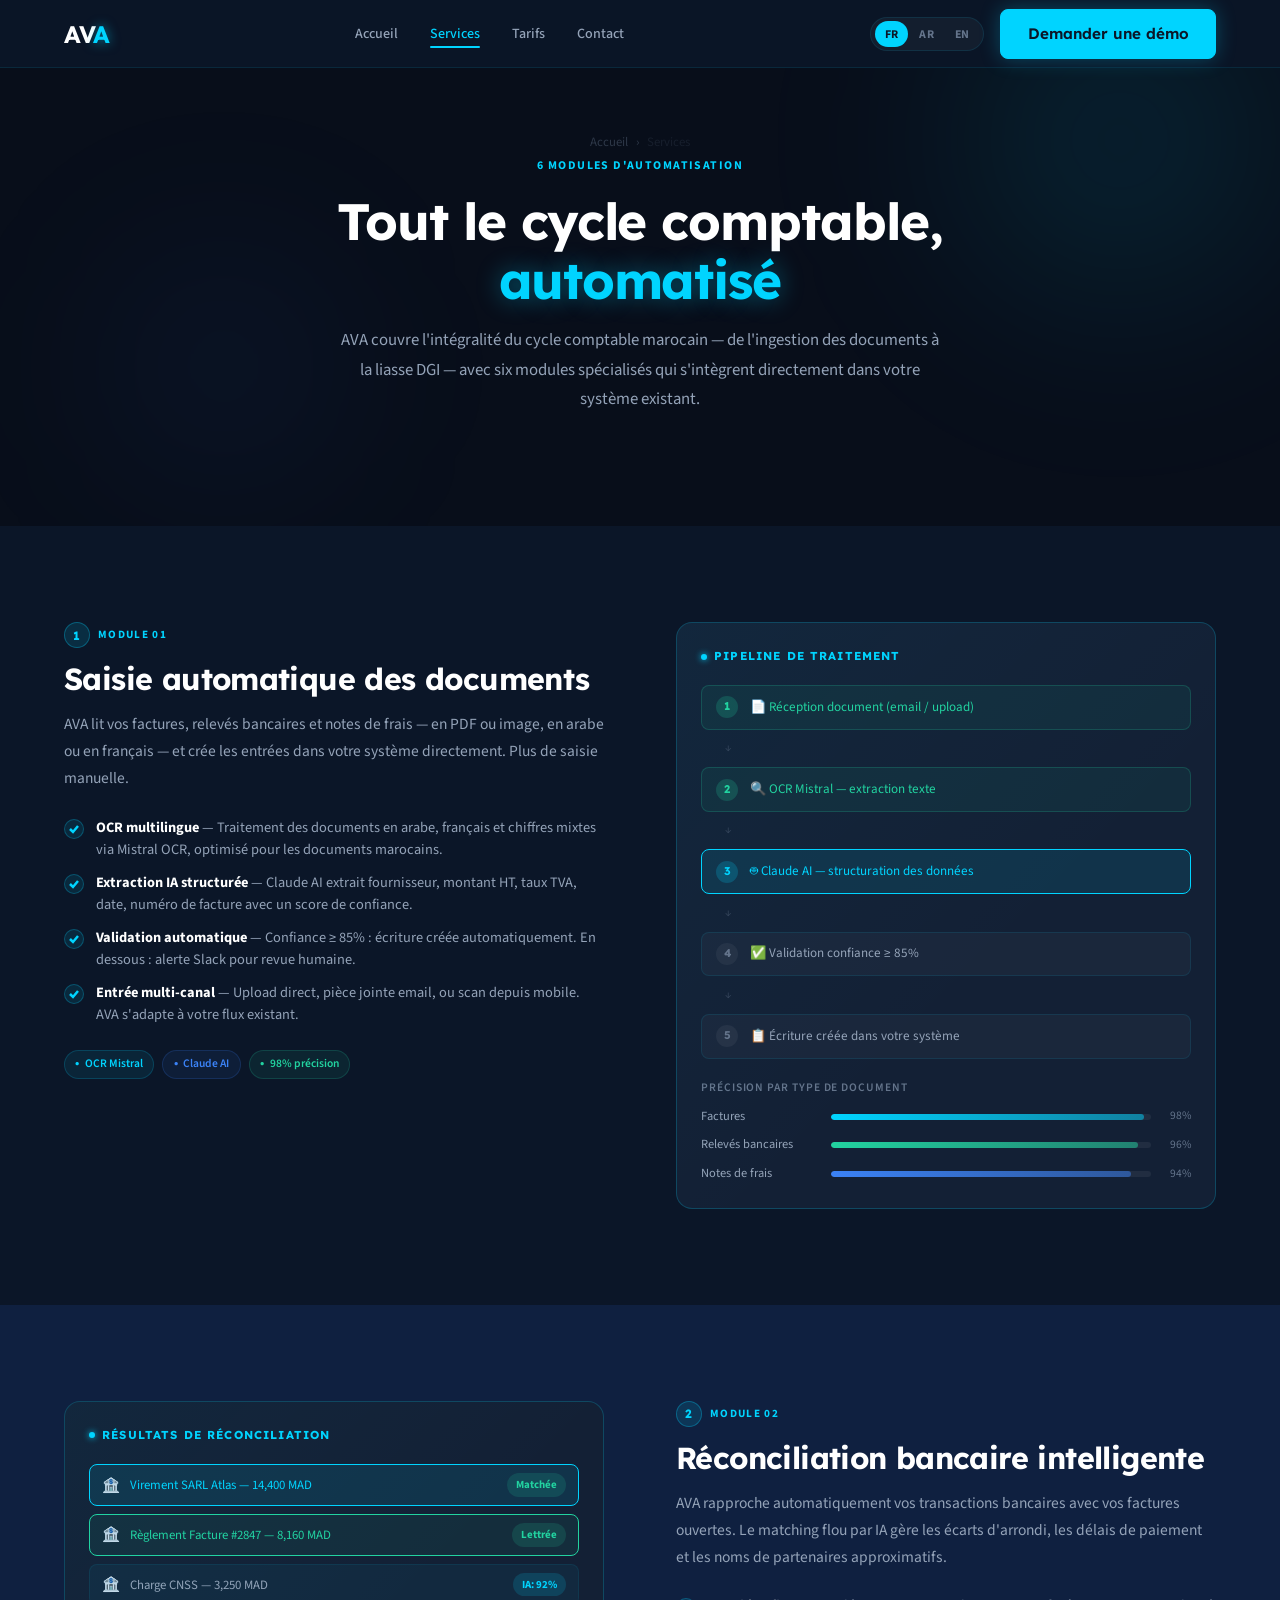
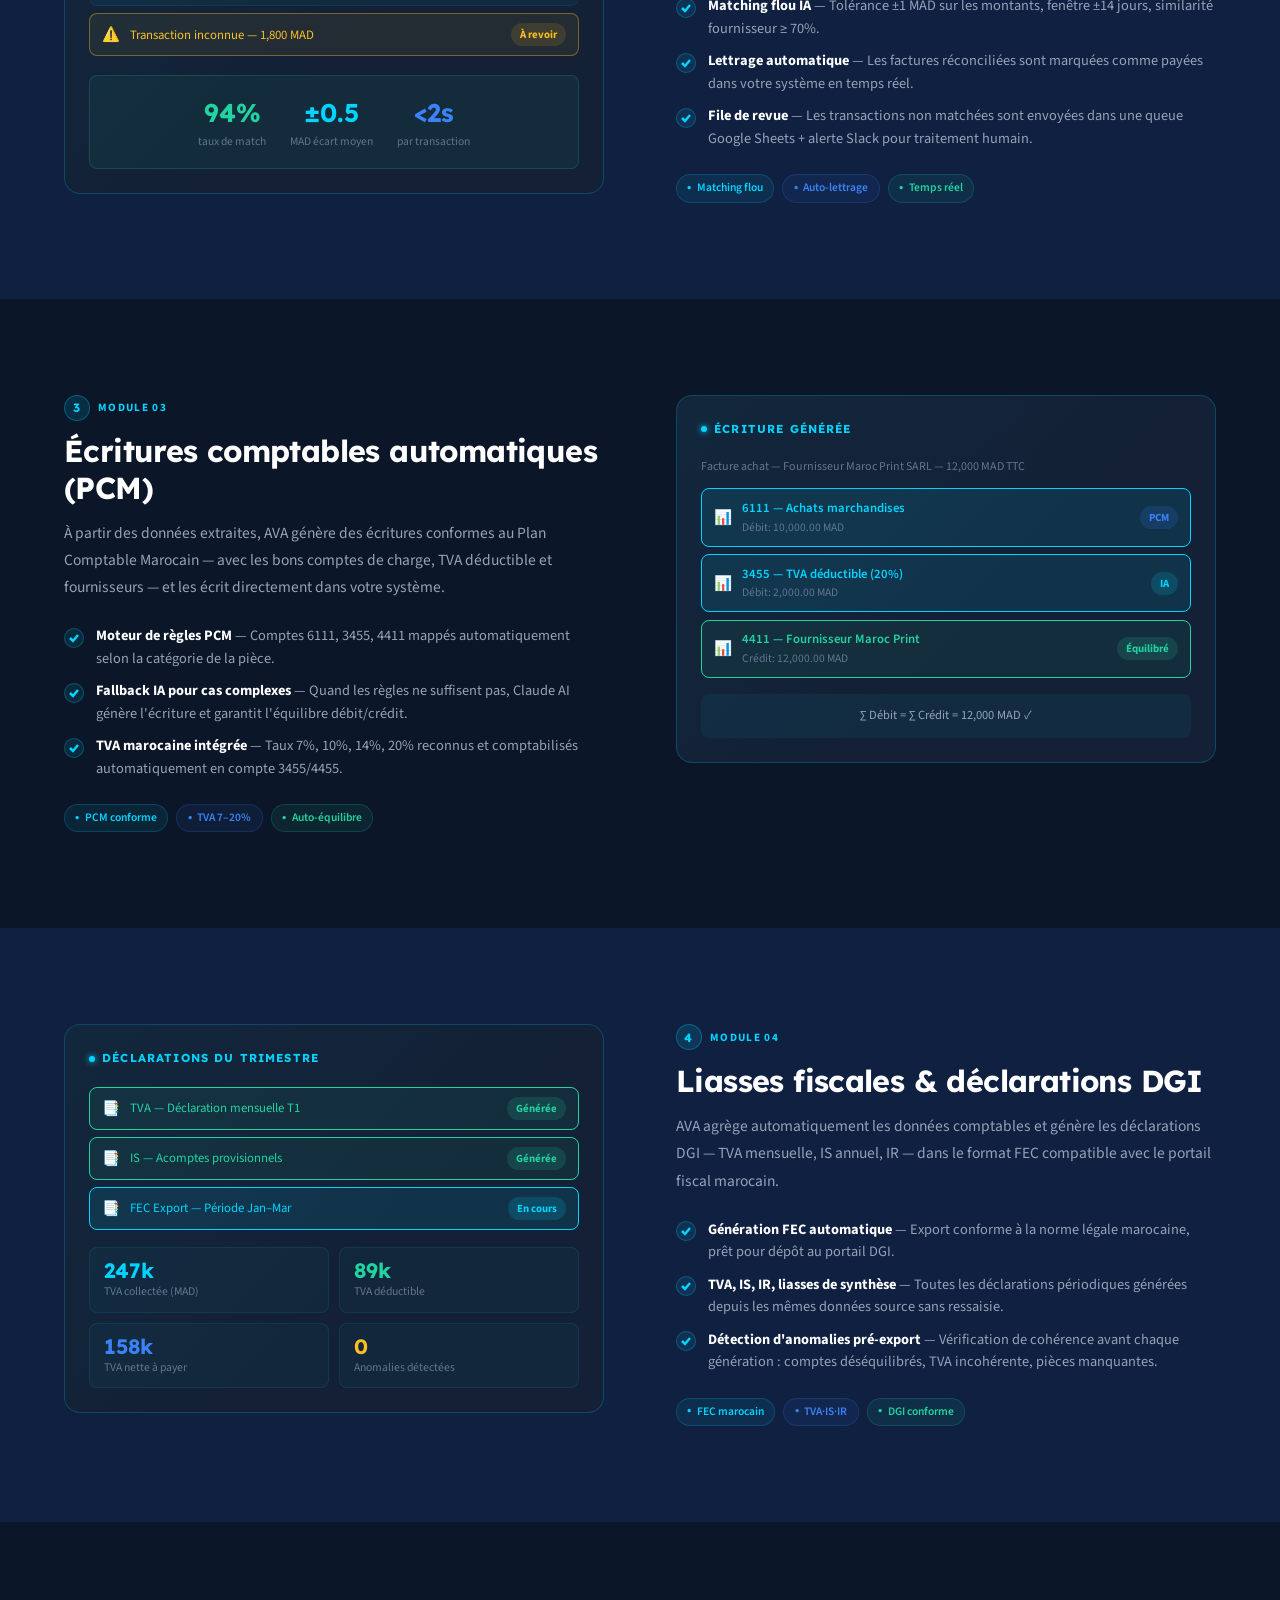
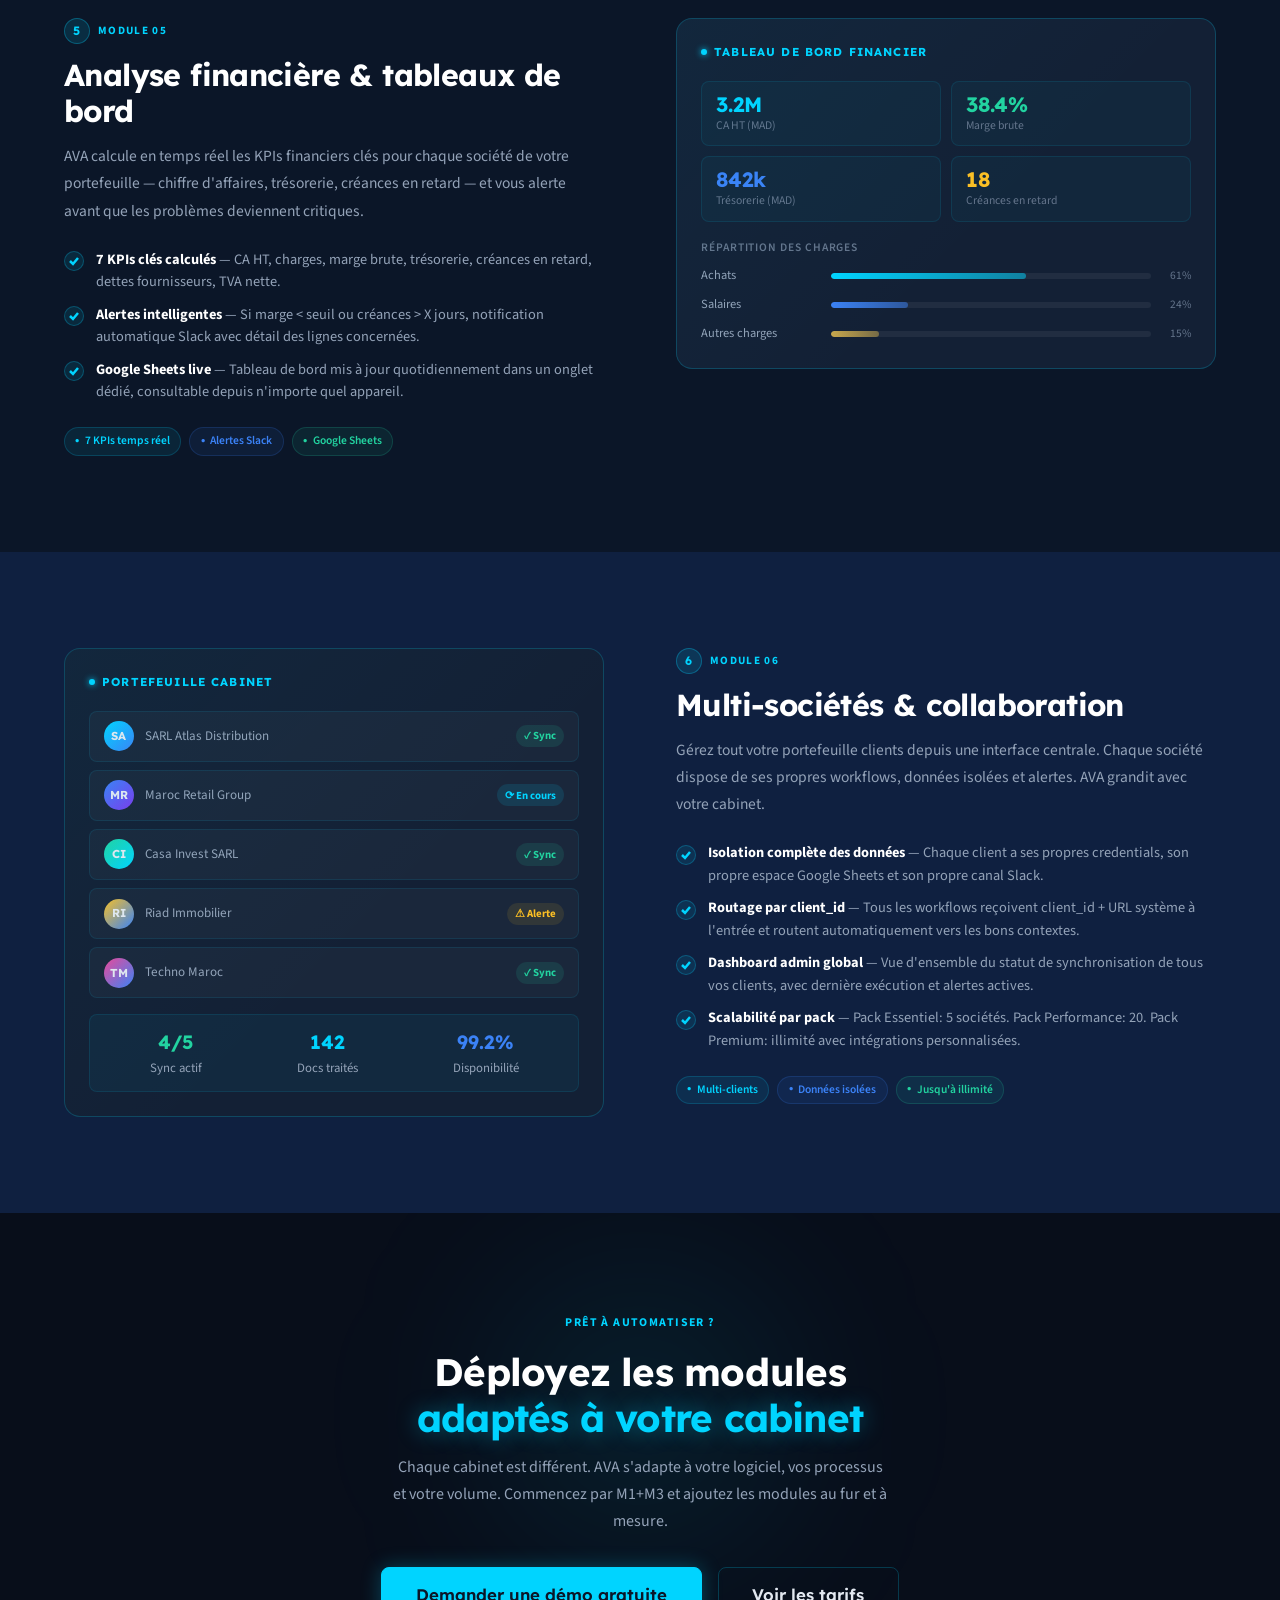
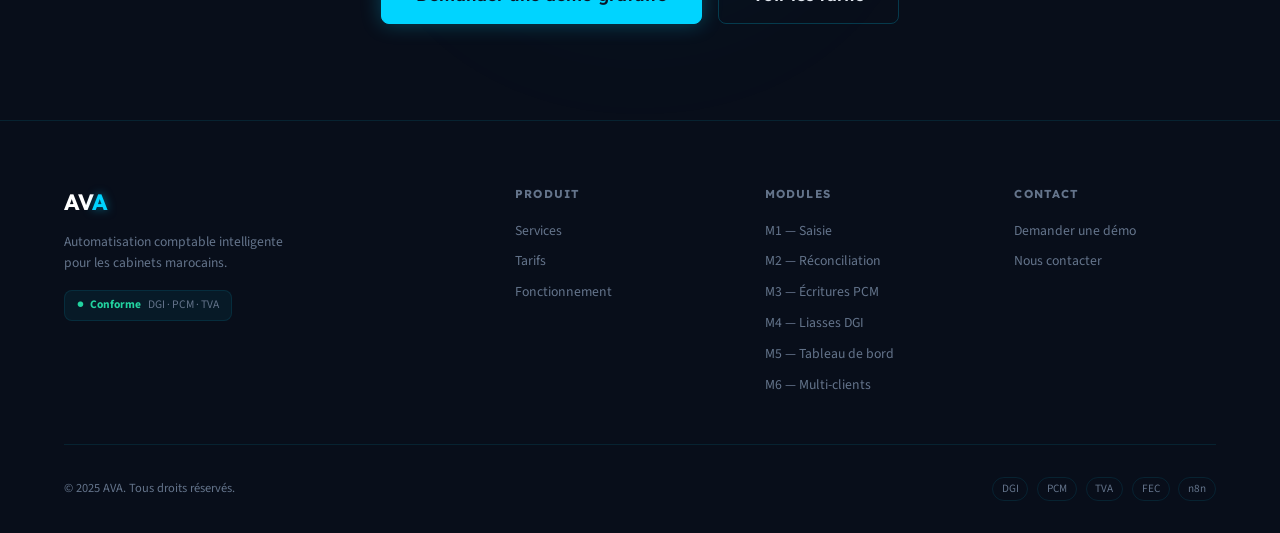
<file: services.html>
<!DOCTYPE html>
<html lang="fr" dir="ltr">
<head>
  <meta charset="UTF-8"/>
  <meta name="viewport" content="width=device-width, initial-scale=1.0"/>
  <title>AVA — Services & Modules d'automatisation</title>
  <meta name="description" content="Découvrez les 6 modules AVA : saisie OCR, réconciliation bancaire, écritures PCM, liasses DGI, tableaux de bord et gestion multi-sociétés."/>
  <link rel="icon" type="image/svg+xml" href="/favicon.svg"/>
  <link rel="icon" type="image/x-icon" href="/favicon.ico"/>
  <link rel="apple-touch-icon" href="/apple-touch-icon.png"/>
  <link rel="preconnect" href="https://fonts.googleapis.com"/>
  <link rel="preconnect" href="https://fonts.gstatic.com" crossorigin/>
  <link href="https://fonts.googleapis.com/css2?family=Lexend:wght@300;400;500;600;700&family=Source+Sans+3:ital,wght@0,300;0,400;0,500;0,600;0,700;1,400&family=Noto+Naskh+Arabic:wght@400;500;600;700&display=swap" rel="stylesheet"/>
  <link rel="stylesheet" href="/shared.css"/>
  <style>
  /* ── PAGE HERO ──────────────────────────────── */
  #page-hero {
    padding: calc(var(--nav-h) + 4rem) 0 5rem;
    background: var(--bg3); position: relative; overflow: hidden; text-align: center;
  }
  .ph-tag { display:inline-block; font-size:.74rem; font-weight:700; color:var(--cyan); text-transform:uppercase; letter-spacing:.12em; margin-bottom:1rem; }
  .ph-title { font-family:var(--font-h); font-size:clamp(2rem,4.5vw,3.2rem); font-weight:700; color:var(--white); letter-spacing:-.02em; line-height:1.15; margin-bottom:1rem; }
  .ph-title em { font-style:normal; color:var(--cyan); text-shadow:0 0 24px rgba(0,212,255,.4); }
  .ph-desc { font-size:1.05rem; color:var(--fg2); max-width:600px; margin:0 auto 2rem; line-height:1.75; }
  .ph-breadcrumb { display:flex; align-items:center; justify-content:center; gap:.5rem; font-size:.8rem; color:var(--fg3); }
  .ph-breadcrumb a { color:var(--fg3); transition:color .2s; }
  .ph-breadcrumb a:hover { color:var(--cyan); }
  .ph-breadcrumb span { opacity:.4; }

  /* ── MODULE DEEP-DIVES ──────────────────────── */
  .module-section { padding:6rem 0; }
  .module-section:nth-child(even) { background:var(--bg2); }
  .module-section:nth-child(odd)  { background:var(--bg); }

  .module-inner {
    display:grid; grid-template-columns:1fr 1fr; gap:4.5rem; align-items:start;
  }
  .module-inner.reverse .module-text { order:2; }
  .module-inner.reverse .module-visual { order:1; }

  .module-num {
    display:inline-flex; align-items:center; gap:.5rem;
    font-size:.7rem; font-weight:700; color:var(--cyan); text-transform:uppercase; letter-spacing:.12em; margin-bottom:.8rem;
  }
  .module-num-badge {
    width:26px; height:26px; border-radius:50%; background:rgba(0,212,255,.12); border:1px solid rgba(0,212,255,.3);
    display:flex; align-items:center; justify-content:center; font-family:var(--font-h); font-size:.75rem; font-weight:700; color:var(--cyan);
  }
  .module-title { font-family:var(--font-h); font-size:clamp(1.35rem,2.5vw,1.9rem); font-weight:700; color:var(--white); margin-bottom:.85rem; line-height:1.2; letter-spacing:-.02em; }
  .module-desc { font-size:.97rem; color:var(--fg2); line-height:1.75; margin-bottom:1.5rem; }
  .module-features { display:flex; flex-direction:column; gap:.65rem; margin-bottom:1.5rem; }
  .mf { display:flex; align-items:flex-start; gap:.75rem; }
  .mf-icon { width:20px; height:20px; border-radius:50%; background:rgba(0,212,255,.1); border:1px solid rgba(0,212,255,.25); display:flex; align-items:center; justify-content:center; flex-shrink:0; margin-top:.15rem; }
  .mf-icon svg { width:10px; height:10px; stroke:var(--cyan); stroke-width:2.5; fill:none; }
  .mf-text { font-size:.9rem; color:var(--fg2); line-height:1.55; }
  .mf-text strong { color:var(--white); }
  .module-badge-row { display:flex; flex-wrap:wrap; gap:.5rem; }

  /* Module visual cards */
  .module-visual {
    background:var(--surface); border:1px solid var(--border2); border-radius:var(--r2);
    padding:1.5rem; position:relative; overflow:hidden;
  }
  .module-visual::before { content:''; position:absolute; inset:0; background:linear-gradient(135deg,rgba(0,212,255,.04) 0%,transparent 60%); pointer-events:none; }
  .mv-header { font-family:var(--font-h); font-size:.72rem; font-weight:700; color:var(--cyan); text-transform:uppercase; letter-spacing:.1em; margin-bottom:1.2rem; display:flex; align-items:center; gap:.45rem; }
  .mv-dot { width:6px; height:6px; background:var(--cyan); border-radius:50%; box-shadow:0 0 6px var(--cyan); animation:pulse-dot 2s infinite; }
  @keyframes pulse-dot { 0%,100%{opacity:1;transform:scale(1)} 50%{opacity:.4;transform:scale(.7)} }

  /* Flow steps visual */
  .flow-steps { display:flex; flex-direction:column; gap:.5rem; }
  .flow-step { display:flex; align-items:center; gap:.75rem; padding:.65rem .9rem; border-radius:var(--r); font-size:.82rem; color:var(--fg2); position:relative; }
  .flow-step.done { background:rgba(34,211,160,.07); border:1px solid rgba(34,211,160,.2); color:var(--green); }
  .flow-step.active { background:rgba(0,212,255,.1); border:1px solid var(--cyan); color:var(--cyan); }
  .flow-step.pending { background:rgba(255,255,255,.03); border:1px solid var(--border); }
  .flow-step-num { width:22px; height:22px; border-radius:50%; display:flex; align-items:center; justify-content:center; font-family:var(--font-h); font-size:.7rem; font-weight:700; flex-shrink:0; }
  .flow-step.done .flow-step-num { background:rgba(34,211,160,.2); color:var(--green); }
  .flow-step.active .flow-step-num { background:rgba(0,212,255,.2); color:var(--cyan); }
  .flow-step.pending .flow-step-num { background:rgba(255,255,255,.05); color:var(--fg3); }
  .flow-arrow { display:flex; padding-left:1.5rem; color:var(--fg3); font-size:.65rem; opacity:.45; margin:.15rem 0; }

  /* Data rows */
  .data-rows { display:flex; flex-direction:column; gap:.45rem; }
  .data-row { display:flex; align-items:center; gap:.65rem; padding:.55rem .75rem; border-radius:var(--r); background:rgba(0,212,255,.05); border:1px solid rgba(0,212,255,.08); font-size:.8rem; color:var(--fg2); }
  .data-row.hi { border-color:var(--cyan); background:rgba(0,212,255,.1); color:var(--cyan); }
  .data-row.green { border-color:var(--green); background:rgba(34,211,160,.07); color:var(--green); }
  .data-row.warn { border-color:rgba(251,191,36,.4); background:rgba(251,191,36,.07); color:#fbbf24; }
  .dr-icon { font-size:.9rem; flex-shrink:0; }
  .dr-label { flex:1; }
  .dr-badge { font-size:.68rem; font-weight:700; padding:.18rem .55rem; border-radius:2rem; }
  .badge-ok { background:rgba(34,211,160,.15); color:var(--green); }
  .badge-ai { background:rgba(0,212,255,.15); color:var(--cyan); }
  .badge-warn { background:rgba(251,191,36,.12); color:#fbbf24; }
  .badge-pcm { background:rgba(59,130,246,.15); color:var(--blue); }

  /* Progress bars */
  .pbar-rows { display:flex; flex-direction:column; gap:.55rem; margin-top:.5rem; }
  .pbar-row { display:flex; align-items:center; gap:.65rem; }
  .pbar-label { font-size:.78rem; color:var(--fg2); width:120px; flex-shrink:0; }
  .pbar { flex:1; height:6px; background:rgba(255,255,255,.06); border-radius:3px; overflow:hidden; }
  .pbar-fill { height:100%; border-radius:3px; }
  .fill-cyan { background:linear-gradient(90deg,var(--cyan),rgba(0,212,255,.5)); }
  .fill-green { background:linear-gradient(90deg,var(--green),rgba(34,211,160,.5)); }
  .fill-blue { background:linear-gradient(90deg,var(--blue),rgba(59,130,246,.5)); }
  .fill-gold { background:linear-gradient(90deg,#C9A84C,rgba(201,168,76,.5)); }
  .pbar-pct { font-size:.72rem; color:var(--fg3); width:30px; text-align:right; flex-shrink:0; }

  /* KPI grid */
  .kpi-grid { display:grid; grid-template-columns:1fr 1fr; gap:.6rem; }
  .kpi-card { background:rgba(0,212,255,.04); border:1px solid var(--border); border-radius:var(--r); padding:.75rem .9rem; }
  .kpi-val { font-family:var(--font-h); font-size:1.3rem; font-weight:700; color:var(--cyan); line-height:1; margin-bottom:.2rem; }
  .kpi-val.green { color:var(--green); }
  .kpi-val.blue { color:var(--blue); }
  .kpi-val.warn { color:#fbbf24; }
  .kpi-lbl { font-size:.73rem; color:var(--fg3); line-height:1.35; }

  /* Client grid */
  .client-list { display:flex; flex-direction:column; gap:.5rem; }
  .client-item { display:flex; align-items:center; gap:.7rem; padding:.6rem .85rem; border-radius:var(--r); background:rgba(255,255,255,.03); border:1px solid var(--border); }
  .client-av { width:30px; height:30px; border-radius:50%; display:flex; align-items:center; justify-content:center; font-family:var(--font-h); font-size:.72rem; font-weight:700; flex-shrink:0; }
  .client-name { font-size:.82rem; color:var(--fg2); flex:1; }
  .client-status { font-size:.68rem; padding:.15rem .5rem; border-radius:2rem; font-weight:700; }
  .st-ok { background:rgba(34,211,160,.12); color:var(--green); }
  .st-sync { background:rgba(0,212,255,.12); color:var(--cyan); }
  .st-warn { background:rgba(251,191,36,.1); color:#fbbf24; }

  /* ── CTA BANNER ─────────────────────────────── */
  #services-cta { padding:6rem 0; background:var(--bg3); position:relative; overflow:hidden; text-align:center; }
  .scta-title { font-family:var(--font-h); font-size:clamp(1.6rem,3.5vw,2.4rem); font-weight:700; color:var(--white); margin-bottom:.8rem; letter-spacing:-.02em; }
  .scta-title em { font-style:normal; color:var(--cyan); text-shadow:0 0 22px rgba(0,212,255,.4); }
  .scta-desc { font-size:1rem; color:var(--fg2); max-width:500px; margin:0 auto 2rem; line-height:1.7; }
  .scta-actions { display:flex; align-items:center; justify-content:center; gap:1rem; flex-wrap:wrap; }

  /* ── RESPONSIVE ─────────────────────────────── */
  @media(max-width:1024px){
    .module-inner { grid-template-columns:1fr; gap:2.5rem; }
    .module-inner.reverse .module-text { order:0; }
    .module-inner.reverse .module-visual { order:0; }
  }
  @media(max-width:768px){
    .kpi-grid { grid-template-columns:1fr; }
    .ph-breadcrumb { flex-wrap:wrap; justify-content:center; }
  }
  html[dir="rtl"] .module-num { flex-direction:row-reverse; }
  html[dir="rtl"] .mf { flex-direction:row-reverse; }
  </style>
  <meta name="robots" content="index, follow"/>
  <link rel="canonical" href="https://ava-automation.tech/services"/>
  <meta property="og:type" content="website"/>
  <meta property="og:url" content="https://ava-automation.tech/services"/>
  <meta property="og:title" content="AVA — 6 Modules d'automatisation comptable"/>
  <meta property="og:description" content="Découvrez les 6 modules AVA : saisie OCR, réconciliation bancaire, écritures PCM, liasses DGI, tableaux de bord et gestion multi-sociétés."/>
  <meta property="og:site_name" content="AVA Automation"/>
  <meta name="twitter:card" content="summary"/>
  <meta name="twitter:title" content="AVA — 6 Modules d'automatisation comptable"/>
  <meta name="twitter:description" content="Découvrez les 6 modules AVA : saisie OCR, réconciliation bancaire, écritures PCM, liasses DGI, tableaux de bord et gestion multi-sociétés."/>
</head>
<body class="lang-active-fr">

<!-- NAVBAR -->
<nav id="navbar">
  <div class="container">
    <div class="nav-inner">
      <a href="/" class="nav-logo">AV<span>A</span></a>
      <ul class="nav-links">
        <li><a href="/"><span class="lang-fr">Accueil</span><span class="lang-ar">الرئيسية</span><span class="lang-en">Home</span></a></li>
        <li><a href="/services" class="active"><span class="lang-fr">Services</span><span class="lang-ar">الخدمات</span><span class="lang-en">Services</span></a></li>
        <li><a href="/tarifs"><span class="lang-fr">Tarifs</span><span class="lang-ar">الأسعار</span><span class="lang-en">Pricing</span></a></li>
        <li><a href="/contact"><span class="lang-fr">Contact</span><span class="lang-ar">تواصل</span><span class="lang-en">Contact</span></a></li>
      </ul>
      <div class="nav-right">
        <div class="lang-switcher">
          <button class="lang-btn active" data-lang="fr">FR</button>
          <button class="lang-btn" data-lang="ar">AR</button>
          <button class="lang-btn" data-lang="en">EN</button>
        </div>
        <a href="/contact" class="btn btn-cyan"><span class="lang-fr">Demander une démo</span><span class="lang-ar">طلب عرض</span><span class="lang-en">Request Demo</span></a>
        <button class="nav-hamburger" id="hamburger" aria-label="Menu" aria-expanded="false"><span></span><span></span><span></span></button>
      </div>
    </div>
  </div>
  <div class="nav-mobile" id="nav-mobile">
    <a href="/"><span class="lang-fr">Accueil</span><span class="lang-ar">الرئيسية</span><span class="lang-en">Home</span></a>
    <a href="/services"><span class="lang-fr">Services</span><span class="lang-ar">الخدمات</span><span class="lang-en">Services</span></a>
    <a href="/tarifs"><span class="lang-fr">Tarifs</span><span class="lang-ar">الأسعار</span><span class="lang-en">Pricing</span></a>
    <a href="/contact"><span class="lang-fr">Contact & Démo</span><span class="lang-ar">تواصل وعرض</span><span class="lang-en">Contact & Demo</span></a>
    <a href="/contact" class="btn btn-cyan"><span class="lang-fr">Demander une démo</span><span class="lang-ar">طلب عرض</span><span class="lang-en">Request Demo</span></a>
    <div class="lang-switcher"><button class="lang-btn active" data-lang="fr">FR</button><button class="lang-btn" data-lang="ar">AR</button><button class="lang-btn" data-lang="en">EN</button></div>
  </div>
</nav>

<!-- PAGE HERO -->
<section id="page-hero">
  <div class="blob blob-cyan" style="width:480px;height:480px;top:-100px;right:-80px;" aria-hidden="true"></div>
  <div class="blob blob-blue" style="width:320px;height:320px;bottom:0;left:5%;" aria-hidden="true"></div>
  <div class="container" style="position:relative;z-index:2;">
    <div class="ph-breadcrumb reveal">
      <a href="/"><span class="lang-fr">Accueil</span><span class="lang-ar">الرئيسية</span><span class="lang-en">Home</span></a>
      <span>›</span>
      <span><span class="lang-fr">Services</span><span class="lang-ar">الخدمات</span><span class="lang-en">Services</span></span>
    </div>
    <p class="ph-tag reveal d1"><span class="lang-fr">6 modules d'automatisation</span><span class="lang-ar">٦ وحدات أتمتة</span><span class="lang-en">6 Automation Modules</span></p>
    <h1 class="ph-title reveal d2">
      <span class="lang-fr">Tout le cycle comptable,<br><em>automatisé</em></span>
      <span class="lang-ar">دورة محاسبية كاملة،<br><em>مؤتمتة</em></span>
      <span class="lang-en">The complete accounting cycle,<br><em>automated</em></span>
    </h1>
    <p class="ph-desc reveal d3">
      <span class="lang-fr">AVA couvre l'intégralité du cycle comptable marocain — de l'ingestion des documents à la liasse DGI — avec six modules spécialisés qui s'intègrent directement dans votre système existant.</span>
      <span class="lang-ar">تغطي AVA دورة المحاسبة المغربية بالكامل — من استيعاب المستندات إلى ملف DGI — بستة وحدات متخصصة تتكامل مباشرة مع نظامك الحالي.</span>
      <span class="lang-en">AVA covers the entire Moroccan accounting cycle — from document ingestion to DGI filing — with six specialized modules that integrate directly into your existing system.</span>
    </p>
  </div>
</section>

<!-- ══════════════════════════════════════════════ -->
<!-- M1 — SAISIE DOCUMENTAIRE                       -->
<!-- ══════════════════════════════════════════════ -->
<section class="module-section" id="m1">
  <div class="container">
    <div class="module-inner reveal">
      <div class="module-text">
        <div class="module-num">
          <div class="module-num-badge">1</div>
          <span class="lang-fr">Module 01</span><span class="lang-ar">الوحدة ٠١</span><span class="lang-en">Module 01</span>
        </div>
        <h2 class="module-title">
          <span class="lang-fr">Saisie automatique des documents</span>
          <span class="lang-ar">الإدخال التلقائي للوثائق</span>
          <span class="lang-en">Automatic Document Entry</span>
        </h2>
        <p class="module-desc">
          <span class="lang-fr">AVA lit vos factures, relevés bancaires et notes de frais — en PDF ou image, en arabe ou en français — et crée les entrées dans votre système directement. Plus de saisie manuelle.</span>
          <span class="lang-ar">تقرأ AVA فواتيرك وكشوف حساباتك البنكية وملاحظات المصاريف — بصيغة PDF أو صورة، بالعربية أو الفرنسية — وتنشئ الإدخالات في نظامك مباشرة. لا مزيد من الإدخال اليدوي.</span>
          <span class="lang-en">AVA reads your invoices, bank statements and expense reports — PDF or image, in Arabic or French — and creates entries in your system directly. No more manual data entry.</span>
        </p>
        <div class="module-features">
          <div class="mf">
            <div class="mf-icon"><svg viewBox="0 0 10 10"><polyline points="1,5 4,8 9,2"/></svg></div>
            <span class="mf-text"><span class="lang-fr"><strong>OCR multilingue</strong> — Traitement des documents en arabe, français et chiffres mixtes via Mistral OCR, optimisé pour les documents marocains.</span><span class="lang-ar"><strong>OCR متعدد اللغات</strong> — معالجة المستندات بالعربية والفرنسية والأرقام المختلطة.</span><span class="lang-en"><strong>Multilingual OCR</strong> — Processes documents in Arabic, French and mixed numerals via Mistral OCR, optimized for Moroccan documents.</span></span>
          </div>
          <div class="mf">
            <div class="mf-icon"><svg viewBox="0 0 10 10"><polyline points="1,5 4,8 9,2"/></svg></div>
            <span class="mf-text"><span class="lang-fr"><strong>Extraction IA structurée</strong> — Claude AI extrait fournisseur, montant HT, taux TVA, date, numéro de facture avec un score de confiance.</span><span class="lang-ar"><strong>استخراج ذكي منظم</strong> — يستخرج Claude AI المورد والمبالغ ومعدل الضريبة والتاريخ مع درجة ثقة.</span><span class="lang-en"><strong>Structured AI extraction</strong> — Claude AI extracts vendor, amount, VAT rate, date, invoice number with a confidence score.</span></span>
          </div>
          <div class="mf">
            <div class="mf-icon"><svg viewBox="0 0 10 10"><polyline points="1,5 4,8 9,2"/></svg></div>
            <span class="mf-text"><span class="lang-fr"><strong>Validation automatique</strong> — Confiance ≥ 85% : écriture créée automatiquement. En dessous : alerte Slack pour revue humaine.</span><span class="lang-ar"><strong>التحقق التلقائي</strong> — ثقة ≥ 85%: إنشاء القيد تلقائياً. أقل من ذلك: تنبيه Slack للمراجعة البشرية.</span><span class="lang-en"><strong>Automatic validation</strong> — Confidence ≥ 85%: entry created automatically. Below: Slack alert for human review.</span></span>
          </div>
          <div class="mf">
            <div class="mf-icon"><svg viewBox="0 0 10 10"><polyline points="1,5 4,8 9,2"/></svg></div>
            <span class="mf-text"><span class="lang-fr"><strong>Entrée multi-canal</strong> — Upload direct, pièce jointe email, ou scan depuis mobile. AVA s'adapte à votre flux existant.</span><span class="lang-ar"><strong>إدخال متعدد القنوات</strong> — رفع مباشر أو مرفق بريد إلكتروني أو مسح من الهاتف المحمول.</span><span class="lang-en"><strong>Multi-channel input</strong> — Direct upload, email attachment, or mobile scan. AVA adapts to your existing flow.</span></span>
          </div>
        </div>
        <div class="module-badge-row">
          <span class="chip">OCR Mistral</span>
          <span class="chip chip-blue">Claude AI</span>
          <span class="chip chip-green">98% précision</span>
        </div>
      </div>
      <div class="module-visual">
        <div class="mv-header"><div class="mv-dot"></div> <span class="lang-fr">Pipeline de traitement</span><span class="lang-ar">خط معالجة</span><span class="lang-en">Processing Pipeline</span></div>
        <div class="flow-steps">
          <div class="flow-step done">
            <div class="flow-step-num">1</div>
            <span class="lang-fr">📄 Réception document (email / upload)</span><span class="lang-ar">📄 استلام المستند</span><span class="lang-en">📄 Document received (email / upload)</span>
          </div>
          <div class="flow-arrow">↓</div>
          <div class="flow-step done">
            <div class="flow-step-num">2</div>
            <span class="lang-fr">🔍 OCR Mistral — extraction texte</span><span class="lang-ar">🔍 OCR Mistral — استخراج النص</span><span class="lang-en">🔍 Mistral OCR — text extraction</span>
          </div>
          <div class="flow-arrow">↓</div>
          <div class="flow-step active">
            <div class="flow-step-num">3</div>
            <span class="lang-fr">🤖 Claude AI — structuration des données</span><span class="lang-ar">🤖 Claude AI — هيكلة البيانات</span><span class="lang-en">🤖 Claude AI — data structuring</span>
          </div>
          <div class="flow-arrow">↓</div>
          <div class="flow-step pending">
            <div class="flow-step-num">4</div>
            <span class="lang-fr">✅ Validation confiance ≥ 85%</span><span class="lang-ar">✅ التحقق من الثقة ≥ 85%</span><span class="lang-en">✅ Confidence validation ≥ 85%</span>
          </div>
          <div class="flow-arrow">↓</div>
          <div class="flow-step pending">
            <div class="flow-step-num">5</div>
            <span class="lang-fr">📋 Écriture créée dans votre système</span><span class="lang-ar">📋 إنشاء القيد في نظامك</span><span class="lang-en">📋 Entry created in your system</span>
          </div>
        </div>
        <div style="margin-top:1.25rem;">
          <div style="font-size:.72rem;color:var(--fg3);margin-bottom:.6rem;font-weight:600;text-transform:uppercase;letter-spacing:.08em;"><span class="lang-fr">Précision par type de document</span><span class="lang-ar">الدقة حسب نوع المستند</span><span class="lang-en">Accuracy by document type</span></div>
          <div class="pbar-rows">
            <div class="pbar-row">
              <span class="pbar-label lang-fr">Factures</span><span class="pbar-label lang-ar">الفواتير</span><span class="pbar-label lang-en">Invoices</span>
              <div class="pbar"><div class="pbar-fill fill-cyan" style="width:98%"></div></div>
              <span class="pbar-pct">98%</span>
            </div>
            <div class="pbar-row">
              <span class="pbar-label lang-fr">Relevés bancaires</span><span class="pbar-label lang-ar">الكشوف البنكية</span><span class="pbar-label lang-en">Bank statements</span>
              <div class="pbar"><div class="pbar-fill fill-green" style="width:96%"></div></div>
              <span class="pbar-pct">96%</span>
            </div>
            <div class="pbar-row">
              <span class="pbar-label lang-fr">Notes de frais</span><span class="pbar-label lang-ar">ملاحظات المصاريف</span><span class="pbar-label lang-en">Expense reports</span>
              <div class="pbar"><div class="pbar-fill fill-blue" style="width:94%"></div></div>
              <span class="pbar-pct">94%</span>
            </div>
          </div>
        </div>
      </div>
    </div>
  </div>
</section>

<!-- ══════════════════════════════════════════════ -->
<!-- M2 — RÉCONCILIATION BANCAIRE                   -->
<!-- ══════════════════════════════════════════════ -->
<section class="module-section" id="m2">
  <div class="container">
    <div class="module-inner reverse reveal">
      <div class="module-text">
        <div class="module-num">
          <div class="module-num-badge">2</div>
          <span class="lang-fr">Module 02</span><span class="lang-ar">الوحدة ٠٢</span><span class="lang-en">Module 02</span>
        </div>
        <h2 class="module-title">
          <span class="lang-fr">Réconciliation bancaire intelligente</span>
          <span class="lang-ar">المطابقة البنكية الذكية</span>
          <span class="lang-en">Intelligent Bank Reconciliation</span>
        </h2>
        <p class="module-desc">
          <span class="lang-fr">AVA rapproche automatiquement vos transactions bancaires avec vos factures ouvertes. Le matching flou par IA gère les écarts d'arrondi, les délais de paiement et les noms de partenaires approximatifs.</span>
          <span class="lang-ar">تطابق AVA تلقائياً معاملاتك البنكية مع فواتيرك المفتوحة. يتعامل الذكاء الاصطناعي مع فروق التقريب وتأخيرات الدفع والأسماء التقريبية.</span>
          <span class="lang-en">AVA automatically matches your bank transactions with open invoices. AI fuzzy matching handles rounding differences, payment delays and approximate partner names.</span>
        </p>
        <div class="module-features">
          <div class="mf">
            <div class="mf-icon"><svg viewBox="0 0 10 10"><polyline points="1,5 4,8 9,2"/></svg></div>
            <span class="mf-text"><span class="lang-fr"><strong>Matching flou IA</strong> — Tolérance ±1 MAD sur les montants, fenêtre ±14 jours, similarité fournisseur ≥ 70%.</span><span class="lang-ar"><strong>مطابقة ضبابية بالذكاء الاصطناعي</strong> — تسامح ±1 درهم، نافذة ±14 يوماً، تشابه المورد ≥ 70%.</span><span class="lang-en"><strong>AI fuzzy matching</strong> — ±1 MAD amount tolerance, ±14 day window, vendor similarity ≥ 70%.</span></span>
          </div>
          <div class="mf">
            <div class="mf-icon"><svg viewBox="0 0 10 10"><polyline points="1,5 4,8 9,2"/></svg></div>
            <span class="mf-text"><span class="lang-fr"><strong>Lettrage automatique</strong> — Les factures réconciliées sont marquées comme payées dans votre système en temps réel.</span><span class="lang-ar"><strong>الترحيل التلقائي</strong> — تُحدَّد الفواتير المطابقة كمدفوعة في نظامك في الوقت الفعلي.</span><span class="lang-en"><strong>Automatic lettrage</strong> — Reconciled invoices are marked as paid in your system in real time.</span></span>
          </div>
          <div class="mf">
            <div class="mf-icon"><svg viewBox="0 0 10 10"><polyline points="1,5 4,8 9,2"/></svg></div>
            <span class="mf-text"><span class="lang-fr"><strong>File de revue</strong> — Les transactions non matchées sont envoyées dans une queue Google Sheets + alerte Slack pour traitement humain.</span><span class="lang-ar"><strong>قائمة المراجعة</strong> — المعاملات غير المتطابقة في Google Sheets + تنبيه Slack.</span><span class="lang-en"><strong>Review queue</strong> — Unmatched transactions sent to Google Sheets + Slack alert for human processing.</span></span>
          </div>
        </div>
        <div class="module-badge-row">
          <span class="chip">Matching flou</span>
          <span class="chip chip-blue">Auto-lettrage</span>
          <span class="chip chip-green">Temps réel</span>
        </div>
      </div>
      <div class="module-visual">
        <div class="mv-header"><div class="mv-dot"></div> <span class="lang-fr">Résultats de réconciliation</span><span class="lang-ar">نتائج المطابقة</span><span class="lang-en">Reconciliation results</span></div>
        <div class="data-rows">
          <div class="data-row hi">
            <span class="dr-icon">🏦</span>
            <span class="dr-label"><span class="lang-fr">Virement SARL Atlas — 14,400 MAD</span><span class="lang-ar">تحويل SARL Atlas — 14,400 درهم</span><span class="lang-en">Transfer SARL Atlas — MAD 14,400</span></span>
            <span class="dr-badge badge-ok"><span class="lang-fr">Matchée</span><span class="lang-ar">متطابقة</span><span class="lang-en">Matched</span></span>
          </div>
          <div class="data-row green">
            <span class="dr-icon">🏦</span>
            <span class="dr-label"><span class="lang-fr">Règlement Facture #2847 — 8,160 MAD</span><span class="lang-ar">تسوية الفاتورة #2847 — 8,160 درهم</span><span class="lang-en">Payment Invoice #2847 — MAD 8,160</span></span>
            <span class="dr-badge badge-ok"><span class="lang-fr">Lettrée</span><span class="lang-ar">مُرحَّلة</span><span class="lang-en">Lettered</span></span>
          </div>
          <div class="data-row">
            <span class="dr-icon">🏦</span>
            <span class="dr-label"><span class="lang-fr">Charge CNSS — 3,250 MAD</span><span class="lang-ar">رسوم CNSS — 3,250 درهم</span><span class="lang-en">CNSS charge — MAD 3,250</span></span>
            <span class="dr-badge badge-ai"><span class="lang-fr">IA: 92%</span><span class="lang-ar">ذكاء اصطناعي: 92%</span><span class="lang-en">AI: 92%</span></span>
          </div>
          <div class="data-row warn">
            <span class="dr-icon">⚠️</span>
            <span class="dr-label"><span class="lang-fr">Transaction inconnue — 1,800 MAD</span><span class="lang-ar">معاملة مجهولة — 1,800 درهم</span><span class="lang-en">Unknown transaction — MAD 1,800</span></span>
            <span class="dr-badge badge-warn"><span class="lang-fr">À revoir</span><span class="lang-ar">للمراجعة</span><span class="lang-en">Review</span></span>
          </div>
        </div>
        <div style="margin-top:1.2rem;padding:1rem;background:rgba(34,211,160,.06);border:1px solid rgba(34,211,160,.18);border-radius:var(--r);display:flex;gap:1.5rem;justify-content:center;">
          <div style="text-align:center;">
            <div style="font-family:var(--font-h);font-size:1.6rem;font-weight:700;color:var(--green);">94%</div>
            <div style="font-size:.72rem;color:var(--fg3);"><span class="lang-fr">taux de match</span><span class="lang-ar">معدل المطابقة</span><span class="lang-en">match rate</span></div>
          </div>
          <div style="text-align:center;">
            <div style="font-family:var(--font-h);font-size:1.6rem;font-weight:700;color:var(--cyan);">±0.5</div>
            <div style="font-size:.72rem;color:var(--fg3);"><span class="lang-fr">MAD écart moyen</span><span class="lang-ar">درهم متوسط الفرق</span><span class="lang-en">MAD avg diff</span></div>
          </div>
          <div style="text-align:center;">
            <div style="font-family:var(--font-h);font-size:1.6rem;font-weight:700;color:var(--blue);">&lt;2s</div>
            <div style="font-size:.72rem;color:var(--fg3);"><span class="lang-fr">par transaction</span><span class="lang-ar">لكل معاملة</span><span class="lang-en">per transaction</span></div>
          </div>
        </div>
      </div>
    </div>
  </div>
</section>

<!-- ══════════════════════════════════════════════ -->
<!-- M3 — ÉCRITURES COMPTABLES                      -->
<!-- ══════════════════════════════════════════════ -->
<section class="module-section" id="m3">
  <div class="container">
    <div class="module-inner reveal">
      <div class="module-text">
        <div class="module-num">
          <div class="module-num-badge">3</div>
          <span class="lang-fr">Module 03</span><span class="lang-ar">الوحدة ٠٣</span><span class="lang-en">Module 03</span>
        </div>
        <h2 class="module-title">
          <span class="lang-fr">Écritures comptables automatiques (PCM)</span>
          <span class="lang-ar">القيود المحاسبية التلقائية (PCM)</span>
          <span class="lang-en">Automatic Journal Entries (PCM)</span>
        </h2>
        <p class="module-desc">
          <span class="lang-fr">À partir des données extraites, AVA génère des écritures conformes au Plan Comptable Marocain — avec les bons comptes de charge, TVA déductible et fournisseurs — et les écrit directement dans votre système.</span>
          <span class="lang-ar">من البيانات المستخرجة، تنشئ AVA قيوداً متوافقة مع المخطط المحاسبي المغربي وتكتبها مباشرة في نظامك.</span>
          <span class="lang-en">From extracted data, AVA generates entries compliant with the Moroccan Chart of Accounts and writes them directly into your system.</span>
        </p>
        <div class="module-features">
          <div class="mf">
            <div class="mf-icon"><svg viewBox="0 0 10 10"><polyline points="1,5 4,8 9,2"/></svg></div>
            <span class="mf-text"><span class="lang-fr"><strong>Moteur de règles PCM</strong> — Comptes 6111, 3455, 4411 mappés automatiquement selon la catégorie de la pièce.</span><span class="lang-ar"><strong>محرك قواعد PCM</strong> — حسابات 6111 و3455 و4411 مُعيَّنة تلقائياً حسب فئة المستند.</span><span class="lang-en"><strong>PCM rules engine</strong> — Accounts 6111, 3455, 4411 automatically mapped by document category.</span></span>
          </div>
          <div class="mf">
            <div class="mf-icon"><svg viewBox="0 0 10 10"><polyline points="1,5 4,8 9,2"/></svg></div>
            <span class="mf-text"><span class="lang-fr"><strong>Fallback IA pour cas complexes</strong> — Quand les règles ne suffisent pas, Claude AI génère l'écriture et garantit l'équilibre débit/crédit.</span><span class="lang-ar"><strong>ذكاء اصطناعي للحالات المعقدة</strong> — عندما لا تكفي القواعد، يُنشئ Claude AI القيد ويضمن توازن المدين/الدائن.</span><span class="lang-en"><strong>AI fallback for complex cases</strong> — When rules aren't enough, Claude AI generates the entry and guarantees debit/credit balance.</span></span>
          </div>
          <div class="mf">
            <div class="mf-icon"><svg viewBox="0 0 10 10"><polyline points="1,5 4,8 9,2"/></svg></div>
            <span class="mf-text"><span class="lang-fr"><strong>TVA marocaine intégrée</strong> — Taux 7%, 10%, 14%, 20% reconnus et comptabilisés automatiquement en compte 3455/4455.</span><span class="lang-ar"><strong>ضريبة القيمة المضافة المغربية مدمجة</strong> — معدلات 7% و10% و14% و20% معترف بها وتُرحَّل تلقائياً.</span><span class="lang-en"><strong>Integrated Moroccan VAT</strong> — Rates 7%, 10%, 14%, 20% recognized and automatically posted to account 3455/4455.</span></span>
          </div>
        </div>
        <div class="module-badge-row">
          <span class="chip">PCM conforme</span>
          <span class="chip chip-blue">TVA 7–20%</span>
          <span class="chip chip-green">Auto-équilibre</span>
        </div>
      </div>
      <div class="module-visual">
        <div class="mv-header"><div class="mv-dot"></div> <span class="lang-fr">Écriture générée</span><span class="lang-ar">القيد المنشأ</span><span class="lang-en">Generated journal entry</span></div>
        <div style="font-size:.75rem;color:var(--fg3);margin-bottom:.75rem;"><span class="lang-fr">Facture achat — Fournisseur Maroc Print SARL — 12,000 MAD TTC</span><span class="lang-ar">فاتورة شراء — المورد Maroc Print SARL — 12,000 درهم شاملاً الضريبة</span><span class="lang-en">Purchase invoice — Vendor Maroc Print SARL — MAD 12,000 incl. VAT</span></div>
        <div class="data-rows">
          <div class="data-row hi">
            <span class="dr-icon">📊</span>
            <div style="flex:1;">
              <div style="font-weight:600;"><span class="lang-fr">6111 — Achats marchandises</span><span class="lang-ar">6111 — مشتريات البضائع</span><span class="lang-en">6111 — Merchandise purchases</span></div>
              <div style="font-size:.72rem;color:var(--fg3);">Débit: 10,000.00 MAD</div>
            </div>
            <span class="dr-badge badge-pcm">PCM</span>
          </div>
          <div class="data-row hi">
            <span class="dr-icon">📊</span>
            <div style="flex:1;">
              <div style="font-weight:600;"><span class="lang-fr">3455 — TVA déductible (20%)</span><span class="lang-ar">3455 — ضريبة مستردة (20%)</span><span class="lang-en">3455 — Deductible VAT (20%)</span></div>
              <div style="font-size:.72rem;color:var(--fg3);">Débit: 2,000.00 MAD</div>
            </div>
            <span class="dr-badge badge-ai">IA</span>
          </div>
          <div class="data-row green">
            <span class="dr-icon">📊</span>
            <div style="flex:1;">
              <div style="font-weight:600;"><span class="lang-fr">4411 — Fournisseur Maroc Print</span><span class="lang-ar">4411 — المورد Maroc Print</span><span class="lang-en">4411 — Vendor Maroc Print</span></div>
              <div style="font-size:.72rem;color:var(--fg3);">Crédit: 12,000.00 MAD</div>
            </div>
            <span class="dr-badge badge-ok"><span class="lang-fr">Équilibré</span><span class="lang-ar">متوازن</span><span class="lang-en">Balanced</span></span>
          </div>
        </div>
        <div style="margin-top:1rem;padding:.75rem;background:rgba(0,212,255,.06);border-radius:var(--r);font-size:.78rem;color:var(--fg2);text-align:center;">
          <span class="lang-fr">∑ Débit = ∑ Crédit = 12,000 MAD ✓</span>
          <span class="lang-ar">∑ مدين = ∑ دائن = 12,000 درهم ✓</span>
          <span class="lang-en">∑ Debit = ∑ Credit = MAD 12,000 ✓</span>
        </div>
      </div>
    </div>
  </div>
</section>

<!-- ══════════════════════════════════════════════ -->
<!-- M4 — LIASSES FISCALES DGI                      -->
<!-- ══════════════════════════════════════════════ -->
<section class="module-section" id="m4">
  <div class="container">
    <div class="module-inner reverse reveal">
      <div class="module-text">
        <div class="module-num">
          <div class="module-num-badge">4</div>
          <span class="lang-fr">Module 04</span><span class="lang-ar">الوحدة ٠٤</span><span class="lang-en">Module 04</span>
        </div>
        <h2 class="module-title">
          <span class="lang-fr">Liasses fiscales & déclarations DGI</span>
          <span class="lang-ar">الملفات الجبائية وتصريحات DGI</span>
          <span class="lang-en">Tax Returns & DGI Declarations</span>
        </h2>
        <p class="module-desc">
          <span class="lang-fr">AVA agrège automatiquement les données comptables et génère les déclarations DGI — TVA mensuelle, IS annuel, IR — dans le format FEC compatible avec le portail fiscal marocain.</span>
          <span class="lang-ar">تجمع AVA تلقائياً البيانات المحاسبية وتنشئ تصريحات DGI — TVA الشهرية والضريبة على الشركات والضريبة على الدخل — بصيغة FEC.</span>
          <span class="lang-en">AVA automatically aggregates accounting data and generates DGI declarations — monthly VAT, annual corporate tax, income tax — in FEC format compatible with the Moroccan tax portal.</span>
        </p>
        <div class="module-features">
          <div class="mf">
            <div class="mf-icon"><svg viewBox="0 0 10 10"><polyline points="1,5 4,8 9,2"/></svg></div>
            <span class="mf-text"><span class="lang-fr"><strong>Génération FEC automatique</strong> — Export conforme à la norme légale marocaine, prêt pour dépôt au portail DGI.</span><span class="lang-ar"><strong>توليد FEC تلقائي</strong> — تصدير متوافق مع المعيار القانوني المغربي، جاهز للإيداع في بوابة DGI.</span><span class="lang-en"><strong>Automatic FEC generation</strong> — Export compliant with Moroccan legal standards, ready for DGI portal submission.</span></span>
          </div>
          <div class="mf">
            <div class="mf-icon"><svg viewBox="0 0 10 10"><polyline points="1,5 4,8 9,2"/></svg></div>
            <span class="mf-text"><span class="lang-fr"><strong>TVA, IS, IR, liasses de synthèse</strong> — Toutes les déclarations périodiques générées depuis les mêmes données source sans ressaisie.</span><span class="lang-ar"><strong>TVA وIS وIR وملفات التوليف</strong> — جميع التصريحات الدورية من نفس مصادر البيانات بدون إعادة إدخال.</span><span class="lang-en"><strong>VAT, corporate tax, income tax, synthesis</strong> — All periodic declarations from the same source data without re-entry.</span></span>
          </div>
          <div class="mf">
            <div class="mf-icon"><svg viewBox="0 0 10 10"><polyline points="1,5 4,8 9,2"/></svg></div>
            <span class="mf-text"><span class="lang-fr"><strong>Détection d'anomalies pré-export</strong> — Vérification de cohérence avant chaque génération : comptes déséquilibrés, TVA incohérente, pièces manquantes.</span><span class="lang-ar"><strong>اكتشاف الشذوذات قبل التصدير</strong> — التحقق من الاتساق قبل كل توليد.</span><span class="lang-en"><strong>Pre-export anomaly detection</strong> — Consistency check before each generation: unbalanced accounts, incoherent VAT, missing documents.</span></span>
          </div>
        </div>
        <div class="module-badge-row">
          <span class="chip">FEC marocain</span>
          <span class="chip chip-blue">TVA·IS·IR</span>
          <span class="chip chip-green">DGI conforme</span>
        </div>
      </div>
      <div class="module-visual">
        <div class="mv-header"><div class="mv-dot"></div> <span class="lang-fr">Déclarations du trimestre</span><span class="lang-ar">تصريحات الفصل</span><span class="lang-en">Quarterly declarations</span></div>
        <div class="data-rows">
          <div class="data-row green">
            <span class="dr-icon">📑</span>
            <span class="dr-label"><span class="lang-fr">TVA — Déclaration mensuelle T1</span><span class="lang-ar">TVA — التصريح الشهري T1</span><span class="lang-en">VAT — Monthly declaration Q1</span></span>
            <span class="dr-badge badge-ok"><span class="lang-fr">Générée</span><span class="lang-ar">مُولَّدة</span><span class="lang-en">Generated</span></span>
          </div>
          <div class="data-row green">
            <span class="dr-icon">📑</span>
            <span class="dr-label"><span class="lang-fr">IS — Acomptes provisionnels</span><span class="lang-ar">IS — الدفعات المؤقتة</span><span class="lang-en">Corporate Tax — Provisional payments</span></span>
            <span class="dr-badge badge-ok"><span class="lang-fr">Générée</span><span class="lang-ar">مُولَّدة</span><span class="lang-en">Generated</span></span>
          </div>
          <div class="data-row hi">
            <span class="dr-icon">📑</span>
            <span class="dr-label"><span class="lang-fr">FEC Export — Période Jan–Mar</span><span class="lang-ar">FEC Export — الفترة يناير-مارس</span><span class="lang-en">FEC Export — Period Jan–Mar</span></span>
            <span class="dr-badge badge-ai"><span class="lang-fr">En cours</span><span class="lang-ar">جارٍ</span><span class="lang-en">In progress</span></span>
          </div>
        </div>
        <div style="margin-top:1.1rem;display:grid;grid-template-columns:1fr 1fr;gap:.6rem;">
          <div class="kpi-card">
            <div class="kpi-val">247k</div>
            <div class="kpi-lbl lang-fr">TVA collectée (MAD)</div>
            <div class="kpi-lbl lang-ar">TVA المحصلة (درهم)</div>
            <div class="kpi-lbl lang-en">VAT collected (MAD)</div>
          </div>
          <div class="kpi-card">
            <div class="kpi-val green">89k</div>
            <div class="kpi-lbl lang-fr">TVA déductible</div>
            <div class="kpi-lbl lang-ar">TVA المستردة</div>
            <div class="kpi-lbl lang-en">Deductible VAT</div>
          </div>
          <div class="kpi-card">
            <div class="kpi-val blue">158k</div>
            <div class="kpi-lbl lang-fr">TVA nette à payer</div>
            <div class="kpi-lbl lang-ar">TVA الصافية المستحقة</div>
            <div class="kpi-lbl lang-en">Net VAT payable</div>
          </div>
          <div class="kpi-card">
            <div class="kpi-val warn">0</div>
            <div class="kpi-lbl lang-fr">Anomalies détectées</div>
            <div class="kpi-lbl lang-ar">الشذوذات المكتشفة</div>
            <div class="kpi-lbl lang-en">Anomalies detected</div>
          </div>
        </div>
      </div>
    </div>
  </div>
</section>

<!-- ══════════════════════════════════════════════ -->
<!-- M5 — TABLEAU DE BORD                           -->
<!-- ══════════════════════════════════════════════ -->
<section class="module-section" id="m5">
  <div class="container">
    <div class="module-inner reveal">
      <div class="module-text">
        <div class="module-num">
          <div class="module-num-badge">5</div>
          <span class="lang-fr">Module 05</span><span class="lang-ar">الوحدة ٠٥</span><span class="lang-en">Module 05</span>
        </div>
        <h2 class="module-title">
          <span class="lang-fr">Analyse financière & tableaux de bord</span>
          <span class="lang-ar">التحليل المالي ولوحات المعلومات</span>
          <span class="lang-en">Financial Analysis & Dashboards</span>
        </h2>
        <p class="module-desc">
          <span class="lang-fr">AVA calcule en temps réel les KPIs financiers clés pour chaque société de votre portefeuille — chiffre d'affaires, trésorerie, créances en retard — et vous alerte avant que les problèmes deviennent critiques.</span>
          <span class="lang-ar">تحسب AVA في الوقت الفعلي مؤشرات الأداء المالية الرئيسية لكل شركة في محفظتك وتنبهك قبل أن تصبح المشاكل حرجة.</span>
          <span class="lang-en">AVA calculates real-time financial KPIs for each company in your portfolio — turnover, cash position, overdue receivables — and alerts you before problems become critical.</span>
        </p>
        <div class="module-features">
          <div class="mf">
            <div class="mf-icon"><svg viewBox="0 0 10 10"><polyline points="1,5 4,8 9,2"/></svg></div>
            <span class="mf-text"><span class="lang-fr"><strong>7 KPIs clés calculés</strong> — CA HT, charges, marge brute, trésorerie, créances en retard, dettes fournisseurs, TVA nette.</span><span class="lang-ar"><strong>٧ مؤشرات أداء رئيسية</strong> — رقم الأعمال والتكاليف والهامش والخزينة والذمم والديون وTVA الصافية.</span><span class="lang-en"><strong>7 key KPIs calculated</strong> — Revenue, charges, gross margin, cash position, overdue receivables, payables, net VAT.</span></span>
          </div>
          <div class="mf">
            <div class="mf-icon"><svg viewBox="0 0 10 10"><polyline points="1,5 4,8 9,2"/></svg></div>
            <span class="mf-text"><span class="lang-fr"><strong>Alertes intelligentes</strong> — Si marge &lt; seuil ou créances &gt; X jours, notification automatique Slack avec détail des lignes concernées.</span><span class="lang-ar"><strong>تنبيهات ذكية</strong> — إذا كان الهامش أقل من الحد أو الذمم أكثر من X يوماً، إشعار Slack تلقائي.</span><span class="lang-en"><strong>Smart alerts</strong> — If margin &lt; threshold or receivables &gt; X days, automatic Slack notification with detail of affected lines.</span></span>
          </div>
          <div class="mf">
            <div class="mf-icon"><svg viewBox="0 0 10 10"><polyline points="1,5 4,8 9,2"/></svg></div>
            <span class="mf-text"><span class="lang-fr"><strong>Google Sheets live</strong> — Tableau de bord mis à jour quotidiennement dans un onglet dédié, consultable depuis n'importe quel appareil.</span><span class="lang-ar"><strong>Google Sheets حية</strong> — لوحة معلومات محدَّثة يومياً في علامة تبويب مخصصة يمكن الوصول إليها من أي جهاز.</span><span class="lang-en"><strong>Live Google Sheets</strong> — Dashboard updated daily in a dedicated tab, accessible from any device.</span></span>
          </div>
        </div>
        <div class="module-badge-row">
          <span class="chip">7 KPIs temps réel</span>
          <span class="chip chip-blue">Alertes Slack</span>
          <span class="chip chip-green">Google Sheets</span>
        </div>
      </div>
      <div class="module-visual">
        <div class="mv-header"><div class="mv-dot"></div> <span class="lang-fr">Tableau de bord financier</span><span class="lang-ar">لوحة المعلومات المالية</span><span class="lang-en">Financial dashboard</span></div>
        <div class="kpi-grid">
          <div class="kpi-card">
            <div class="kpi-val">3.2M</div>
            <div class="kpi-lbl lang-fr">CA HT (MAD)</div>
            <div class="kpi-lbl lang-ar">رقم الأعمال (درهم)</div>
            <div class="kpi-lbl lang-en">Revenue excl. VAT</div>
          </div>
          <div class="kpi-card">
            <div class="kpi-val green">38.4%</div>
            <div class="kpi-lbl lang-fr">Marge brute</div>
            <div class="kpi-lbl lang-ar">الهامش الإجمالي</div>
            <div class="kpi-lbl lang-en">Gross margin</div>
          </div>
          <div class="kpi-card">
            <div class="kpi-val blue">842k</div>
            <div class="kpi-lbl lang-fr">Trésorerie (MAD)</div>
            <div class="kpi-lbl lang-ar">الخزينة (درهم)</div>
            <div class="kpi-lbl lang-en">Cash position</div>
          </div>
          <div class="kpi-card">
            <div class="kpi-val warn">18</div>
            <div class="kpi-lbl lang-fr">Créances en retard</div>
            <div class="kpi-lbl lang-ar">الذمم المتأخرة</div>
            <div class="kpi-lbl lang-en">Overdue receivables</div>
          </div>
        </div>
        <div style="margin-top:1.1rem;">
          <div style="font-size:.72rem;color:var(--fg3);margin-bottom:.55rem;font-weight:600;text-transform:uppercase;letter-spacing:.08em;"><span class="lang-fr">Répartition des charges</span><span class="lang-ar">توزيع التكاليف</span><span class="lang-en">Cost breakdown</span></div>
          <div class="pbar-rows">
            <div class="pbar-row">
              <span class="pbar-label lang-fr">Achats</span><span class="pbar-label lang-ar">المشتريات</span><span class="pbar-label lang-en">Purchases</span>
              <div class="pbar"><div class="pbar-fill fill-cyan" style="width:61%"></div></div>
              <span class="pbar-pct">61%</span>
            </div>
            <div class="pbar-row">
              <span class="pbar-label lang-fr">Salaires</span><span class="pbar-label lang-ar">الرواتب</span><span class="pbar-label lang-en">Salaries</span>
              <div class="pbar"><div class="pbar-fill fill-blue" style="width:24%"></div></div>
              <span class="pbar-pct">24%</span>
            </div>
            <div class="pbar-row">
              <span class="pbar-label lang-fr">Autres charges</span><span class="pbar-label lang-ar">رسوم أخرى</span><span class="pbar-label lang-en">Other charges</span>
              <div class="pbar"><div class="pbar-fill fill-gold" style="width:15%"></div></div>
              <span class="pbar-pct">15%</span>
            </div>
          </div>
        </div>
      </div>
    </div>
  </div>
</section>

<!-- ══════════════════════════════════════════════ -->
<!-- M6 — MULTI-CLIENTS                             -->
<!-- ══════════════════════════════════════════════ -->
<section class="module-section" id="m6">
  <div class="container">
    <div class="module-inner reverse reveal">
      <div class="module-text">
        <div class="module-num">
          <div class="module-num-badge">6</div>
          <span class="lang-fr">Module 06</span><span class="lang-ar">الوحدة ٠٦</span><span class="lang-en">Module 06</span>
        </div>
        <h2 class="module-title">
          <span class="lang-fr">Multi-sociétés & collaboration</span>
          <span class="lang-ar">تعدد الشركات والتعاون</span>
          <span class="lang-en">Multi-entity & Collaboration</span>
        </h2>
        <p class="module-desc">
          <span class="lang-fr">Gérez tout votre portefeuille clients depuis une interface centrale. Chaque société dispose de ses propres workflows, données isolées et alertes. AVA grandit avec votre cabinet.</span>
          <span class="lang-ar">أدر محفظة عملائك بالكامل من واجهة مركزية. كل شركة لها سير عمل خاص وبيانات معزولة وتنبيهات. تنمو AVA مع مكتبك.</span>
          <span class="lang-en">Manage your entire client portfolio from a central interface. Each company has its own workflows, isolated data and alerts. AVA grows with your firm.</span>
        </p>
        <div class="module-features">
          <div class="mf">
            <div class="mf-icon"><svg viewBox="0 0 10 10"><polyline points="1,5 4,8 9,2"/></svg></div>
            <span class="mf-text"><span class="lang-fr"><strong>Isolation complète des données</strong> — Chaque client a ses propres credentials, son propre espace Google Sheets et son propre canal Slack.</span><span class="lang-ar"><strong>عزل كامل للبيانات</strong> — كل عميل لديه بيانات اعتماده ومساحة Google Sheets وقناة Slack الخاصة به.</span><span class="lang-en"><strong>Complete data isolation</strong> — Each client has their own credentials, Google Sheets space and Slack channel.</span></span>
          </div>
          <div class="mf">
            <div class="mf-icon"><svg viewBox="0 0 10 10"><polyline points="1,5 4,8 9,2"/></svg></div>
            <span class="mf-text"><span class="lang-fr"><strong>Routage par client_id</strong> — Tous les workflows reçoivent client_id + URL système à l'entrée et routent automatiquement vers les bons contextes.</span><span class="lang-ar"><strong>التوجيه بواسطة client_id</strong> — جميع سير العمل تتلقى client_id وURL النظام عند المدخل وتوجه تلقائياً إلى السياقات الصحيحة.</span><span class="lang-en"><strong>client_id routing</strong> — All workflows receive client_id + system URL at entry and automatically route to the right contexts.</span></span>
          </div>
          <div class="mf">
            <div class="mf-icon"><svg viewBox="0 0 10 10"><polyline points="1,5 4,8 9,2"/></svg></div>
            <span class="mf-text"><span class="lang-fr"><strong>Dashboard admin global</strong> — Vue d'ensemble du statut de synchronisation de tous vos clients, avec dernière exécution et alertes actives.</span><span class="lang-ar"><strong>لوحة تحكم المسؤول</strong> — نظرة عامة على حالة مزامنة جميع عملائك مع آخر تنفيذ والتنبيهات النشطة.</span><span class="lang-en"><strong>Global admin dashboard</strong> — Overview of sync status for all your clients, with last execution and active alerts.</span></span>
          </div>
          <div class="mf">
            <div class="mf-icon"><svg viewBox="0 0 10 10"><polyline points="1,5 4,8 9,2"/></svg></div>
            <span class="mf-text"><span class="lang-fr"><strong>Scalabilité par pack</strong> — Pack Essentiel: 5 sociétés. Pack Performance: 20. Pack Premium: illimité avec intégrations personnalisées.</span><span class="lang-ar"><strong>قابلية التوسع حسب الباقة</strong> — الأساسية: 5 شركات. الأداء: 20. المتميزة: غير محدودة مع تكاملات مخصصة.</span><span class="lang-en"><strong>Scalability by pack</strong> — Essential Pack: 5 entities. Performance: 20. Premium: unlimited with custom integrations.</span></span>
          </div>
        </div>
        <div class="module-badge-row">
          <span class="chip">Multi-clients</span>
          <span class="chip chip-blue">Données isolées</span>
          <span class="chip chip-green">Jusqu'à illimité</span>
        </div>
      </div>
      <div class="module-visual">
        <div class="mv-header"><div class="mv-dot"></div> <span class="lang-fr">Portefeuille cabinet</span><span class="lang-ar">محفظة المكتب</span><span class="lang-en">Firm portfolio</span></div>
        <div class="client-list">
          <div class="client-item">
            <div class="client-av" style="background:linear-gradient(135deg,var(--cyan),var(--blue));">SA</div>
            <div class="client-name">SARL Atlas Distribution</div>
            <span class="client-status st-ok">✓ <span class="lang-fr">Sync</span><span class="lang-ar">مزامنة</span><span class="lang-en">Sync</span></span>
          </div>
          <div class="client-item">
            <div class="client-av" style="background:linear-gradient(135deg,var(--blue),#7c3aed);">MR</div>
            <div class="client-name">Maroc Retail Group</div>
            <span class="client-status st-sync">⟳ <span class="lang-fr">En cours</span><span class="lang-ar">جارٍ</span><span class="lang-en">Running</span></span>
          </div>
          <div class="client-item">
            <div class="client-av" style="background:linear-gradient(135deg,var(--green),var(--cyan));">CI</div>
            <div class="client-name">Casa Invest SARL</div>
            <span class="client-status st-ok">✓ <span class="lang-fr">Sync</span><span class="lang-ar">مزامنة</span><span class="lang-en">Sync</span></span>
          </div>
          <div class="client-item">
            <div class="client-av" style="background:linear-gradient(135deg,#fbbf24,var(--blue));">RI</div>
            <div class="client-name">Riad Immobilier</div>
            <span class="client-status st-warn">⚠ <span class="lang-fr">Alerte</span><span class="lang-ar">تنبيه</span><span class="lang-en">Alert</span></span>
          </div>
          <div class="client-item">
            <div class="client-av" style="background:linear-gradient(135deg,#ec4899,var(--blue));">TM</div>
            <div class="client-name">Techno Maroc</div>
            <span class="client-status st-ok">✓ <span class="lang-fr">Sync</span><span class="lang-ar">مزامنة</span><span class="lang-en">Sync</span></span>
          </div>
        </div>
        <div style="margin-top:1rem;padding:.75rem;background:rgba(0,212,255,.05);border:1px solid var(--border);border-radius:var(--r);display:flex;justify-content:space-around;font-size:.8rem;color:var(--fg2);">
          <div style="text-align:center;"><div style="font-family:var(--font-h);font-weight:700;color:var(--green);font-size:1.2rem;">4/5</div><span class="lang-fr">Sync actif</span><span class="lang-ar">مزامنة نشطة</span><span class="lang-en">Active sync</span></div>
          <div style="text-align:center;"><div style="font-family:var(--font-h);font-weight:700;color:var(--cyan);font-size:1.2rem;">142</div><span class="lang-fr">Docs traités</span><span class="lang-ar">وثائق معالجة</span><span class="lang-en">Docs processed</span></div>
          <div style="text-align:center;"><div style="font-family:var(--font-h);font-weight:700;color:var(--blue);font-size:1.2rem;">99.2%</div><span class="lang-fr">Disponibilité</span><span class="lang-ar">توفر</span><span class="lang-en">Uptime</span></div>
        </div>
      </div>
    </div>
  </div>
</section>

<!-- CTA -->
<section id="services-cta">
  <div class="blob blob-cyan" style="width:400px;height:400px;top:0;left:50%;transform:translateX(-50%);" aria-hidden="true"></div>
  <div class="container" style="position:relative;z-index:2;">
    <p class="ph-tag reveal"><span class="lang-fr">Prêt à automatiser ?</span><span class="lang-ar">هل أنت مستعد للأتمتة؟</span><span class="lang-en">Ready to automate?</span></p>
    <h2 class="scta-title reveal d1">
      <span class="lang-fr">Déployez les modules<br><em>adaptés à votre cabinet</em></span>
      <span class="lang-ar">نشر الوحدات<br><em>المناسبة لمكتبك</em></span>
      <span class="lang-en">Deploy the modules<br><em>right for your firm</em></span>
    </h2>
    <p class="scta-desc reveal d2">
      <span class="lang-fr">Chaque cabinet est différent. AVA s'adapte à votre logiciel, vos processus et votre volume. Commencez par M1+M3 et ajoutez les modules au fur et à mesure.</span>
      <span class="lang-ar">كل مكتب مختلف. تتكيف AVA مع برنامجك وعملياتك وحجمك. ابدأ بـ M1+M3 وأضف الوحدات تدريجياً.</span>
      <span class="lang-en">Every firm is different. AVA adapts to your software, processes and volume. Start with M1+M3 and add modules progressively.</span>
    </p>
    <div class="scta-actions reveal d3">
      <a href="/contact" class="btn btn-cyan btn-lg"><span class="lang-fr">Demander une démo gratuite</span><span class="lang-ar">طلب عرض تجريبي مجاني</span><span class="lang-en">Request a free demo</span></a>
      <a href="/tarifs" class="btn btn-ghost btn-lg"><span class="lang-fr">Voir les tarifs</span><span class="lang-ar">عرض الأسعار</span><span class="lang-en">View pricing</span></a>
    </div>
  </div>
</section>

<!-- FOOTER -->
<footer id="footer">
  <div class="container">
    <div class="footer-grid">
      <div>
        <div class="footer-logo">AV<span>A</span></div>
        <p class="footer-tagline lang-fr">Automatisation comptable intelligente pour les cabinets marocains.</p>
        <p class="footer-tagline lang-ar">أتمتة محاسبية ذكية للمكاتب المغربية.</p>
        <p class="footer-tagline lang-en">Intelligent accounting automation for Moroccan firms.</p>
        <div class="footer-badge"><span>●</span> <span class="lang-fr">Conforme</span><span class="lang-ar">متوافق</span><span class="lang-en">Compliant</span> DGI · PCM · TVA</div>
      </div>
      <div>
        <div class="footer-col-title"><span class="lang-fr">Produit</span><span class="lang-ar">المنتج</span><span class="lang-en">Product</span></div>
        <nav class="footer-links">
          <a href="/services"><span class="lang-fr">Services</span><span class="lang-ar">الخدمات</span><span class="lang-en">Services</span></a>
          <a href="/tarifs"><span class="lang-fr">Tarifs</span><span class="lang-ar">الأسعار</span><span class="lang-en">Pricing</span></a>
          <a href="/#how"><span class="lang-fr">Fonctionnement</span><span class="lang-ar">كيف يعمل</span><span class="lang-en">How it works</span></a>
        </nav>
      </div>
      <div>
        <div class="footer-col-title"><span class="lang-fr">Modules</span><span class="lang-ar">الوحدات</span><span class="lang-en">Modules</span></div>
        <nav class="footer-links">
          <a href="#m1">M1 — <span class="lang-fr">Saisie</span><span class="lang-ar">الإدخال</span><span class="lang-en">Entry</span></a>
          <a href="#m2">M2 — <span class="lang-fr">Réconciliation</span><span class="lang-ar">المطابقة</span><span class="lang-en">Reconciliation</span></a>
          <a href="#m3">M3 — <span class="lang-fr">Écritures PCM</span><span class="lang-ar">قيود PCM</span><span class="lang-en">PCM Entries</span></a>
          <a href="#m4">M4 — <span class="lang-fr">Liasses DGI</span><span class="lang-ar">ملفات DGI</span><span class="lang-en">DGI Returns</span></a>
          <a href="#m5"><span class="lang-fr">M5 — Tableau de bord</span><span class="lang-ar">M5 — لوحة التحكم</span><span class="lang-en">M5 — Dashboard</span></a>
          <a href="#m6"><span class="lang-fr">M6 — Multi-clients</span><span class="lang-ar">M6 — تعدد العملاء</span><span class="lang-en">M6 — Multi-entity</span></a>
        </nav>
      </div>
      <div>
        <div class="footer-col-title"><span class="lang-fr">Contact</span><span class="lang-ar">تواصل</span><span class="lang-en">Contact</span></div>
        <nav class="footer-links">
          <a href="/contact"><span class="lang-fr">Demander une démo</span><span class="lang-ar">طلب عرض</span><span class="lang-en">Request a demo</span></a>
          <a href="/contact"><span class="lang-fr">Nous contacter</span><span class="lang-ar">اتصل بنا</span><span class="lang-en">Contact us</span></a>
        </nav>
      </div>
    </div>
    <div class="footer-bottom">
      <span class="footer-copy">© 2025 AVA. <span class="lang-fr">Tous droits réservés.</span><span class="lang-ar">جميع الحقوق محفوظة.</span><span class="lang-en">All rights reserved.</span></span>
      <div class="footer-tags">
        <span class="f-tag">DGI</span><span class="f-tag">PCM</span><span class="f-tag">TVA</span><span class="f-tag">FEC</span><span class="f-tag">n8n</span>
      </div>
    </div>
  </div>
</footer>

<script src="/shared.js"></script>
</body>
</html>
</file>
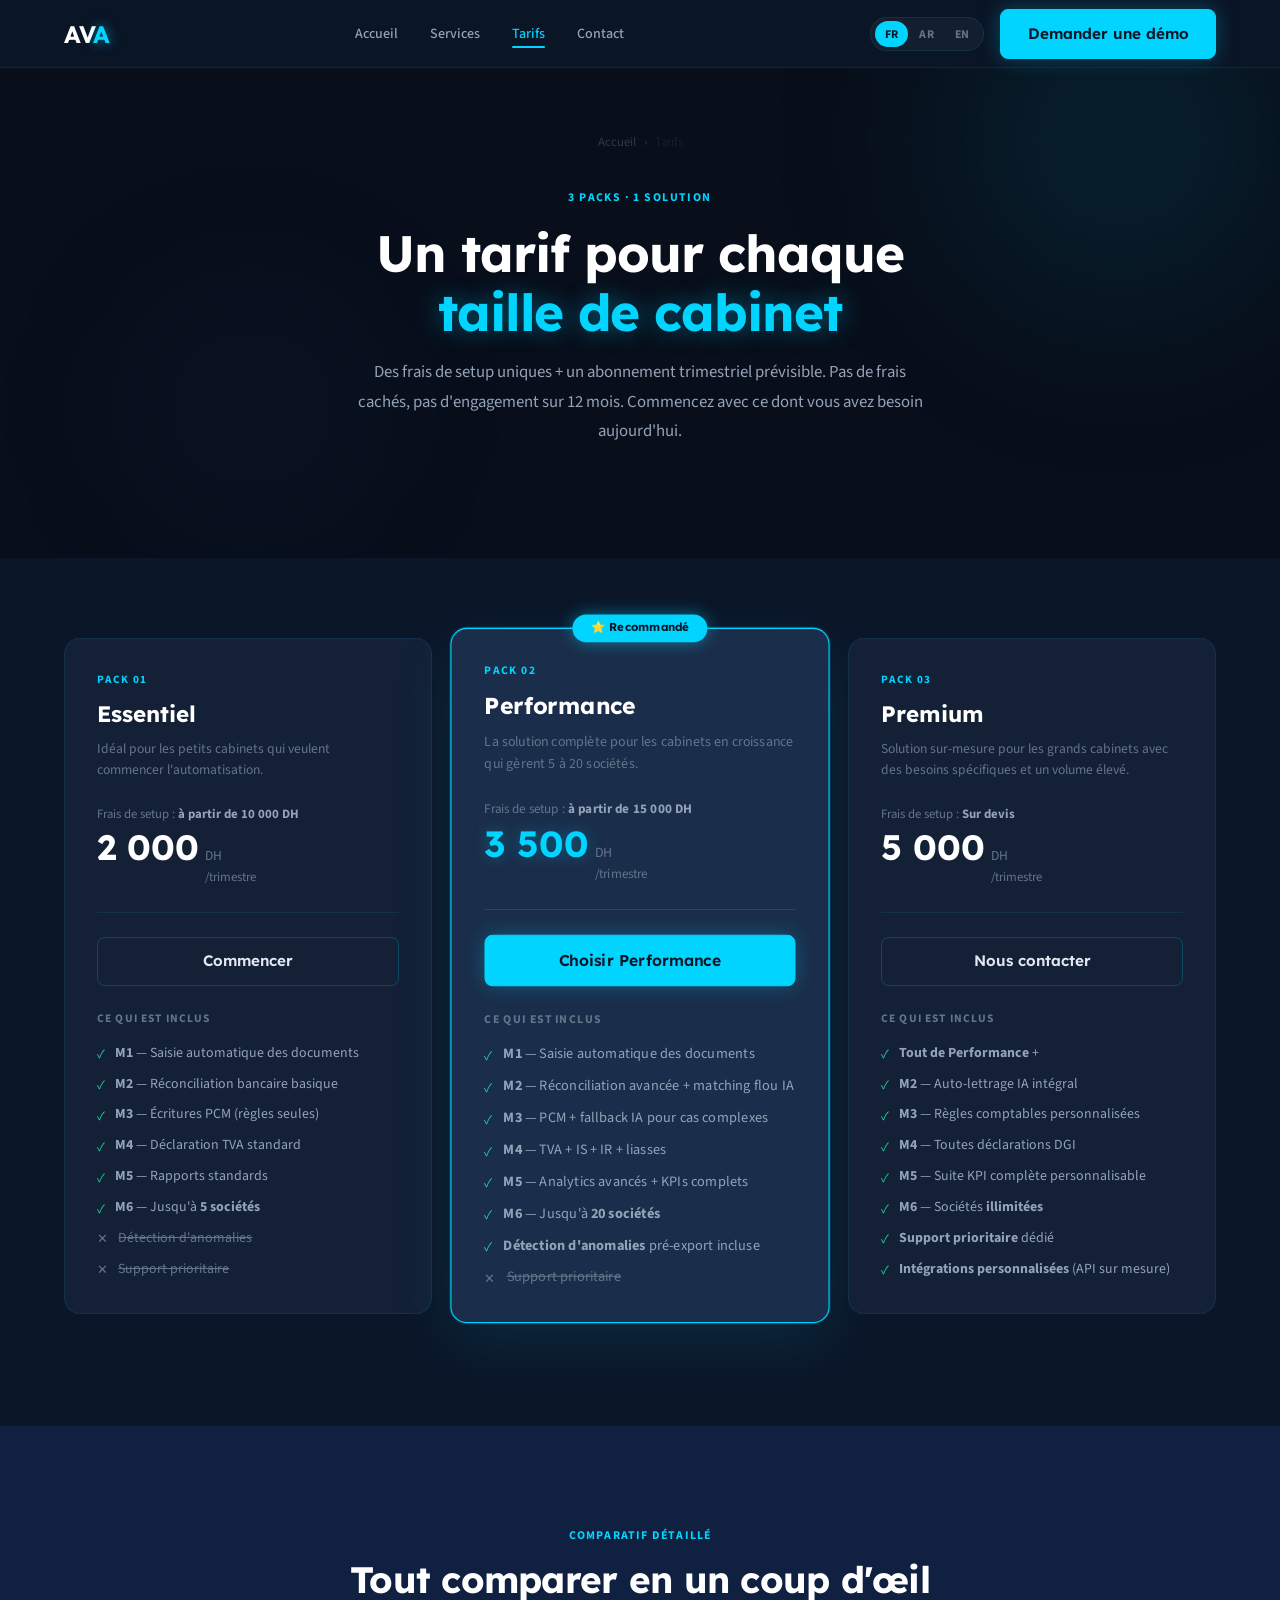
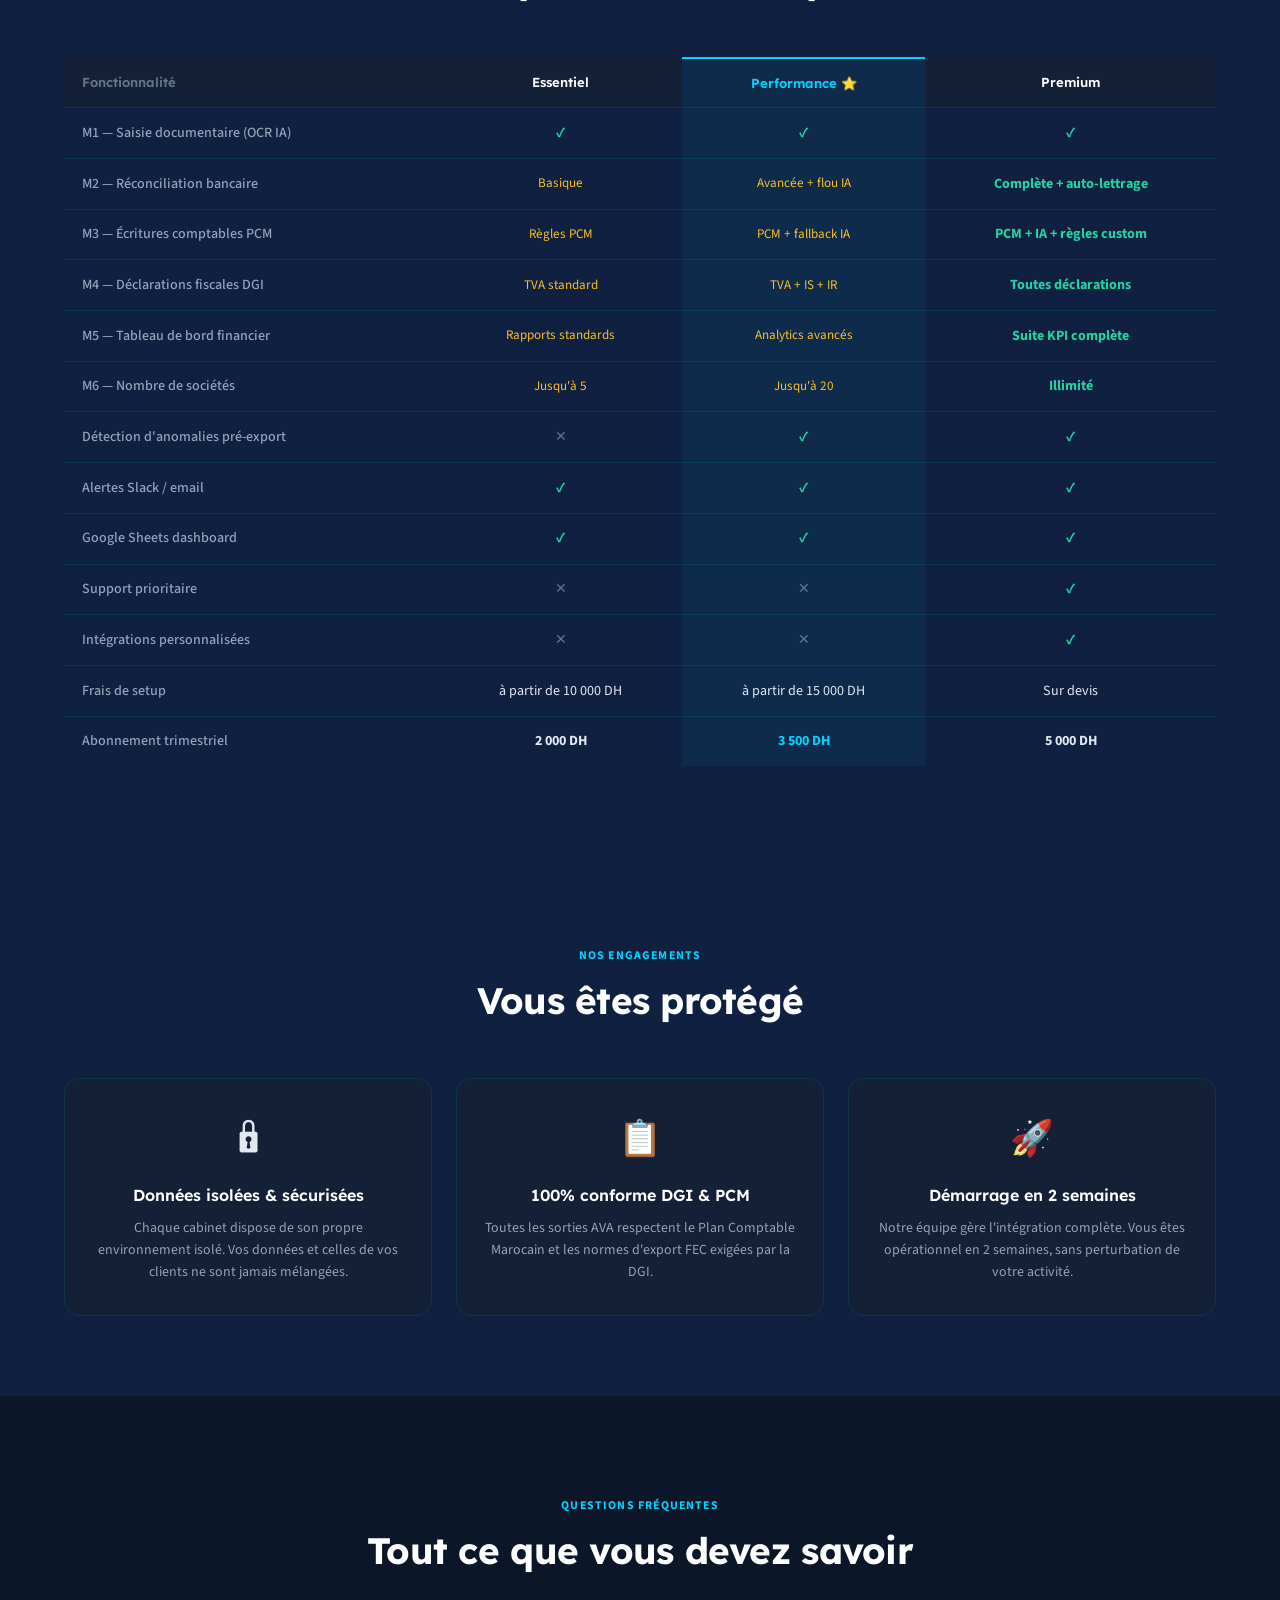
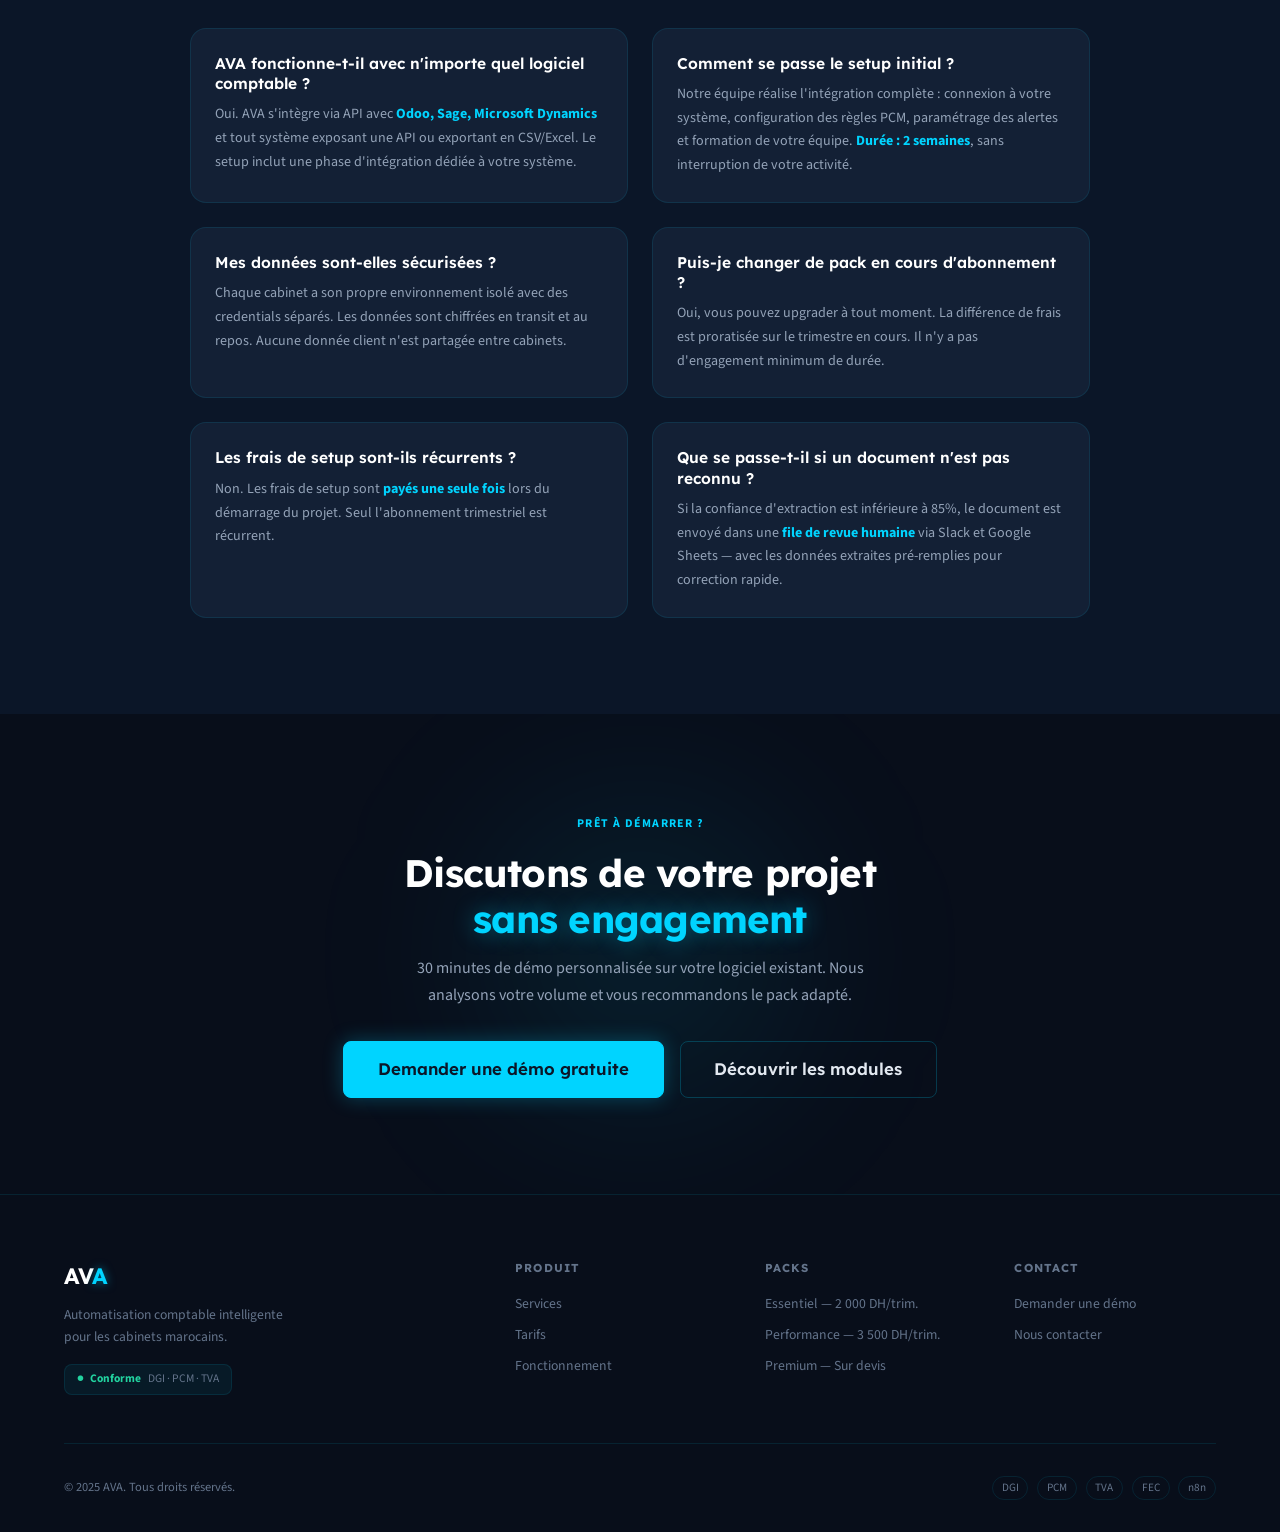
<file: tarifs.html>
<!DOCTYPE html>
<html lang="fr" dir="ltr">
<head>
  <meta charset="UTF-8"/>
  <meta name="viewport" content="width=device-width, initial-scale=1.0"/>
  <title>AVA — Tarifs & Packs d'automatisation</title>
  <meta name="description" content="Automatisation comptable à partir de 2 000 DH/trimestre. 3 packs : Essentiel, Performance, Premium. Setup inclus, DGI conforme."/>
  <link rel="icon" type="image/svg+xml" href="/favicon.svg"/>
  <link rel="icon" type="image/x-icon" href="/favicon.ico"/>
  <link rel="apple-touch-icon" href="/apple-touch-icon.png"/>
  <link rel="preconnect" href="https://fonts.googleapis.com"/>
  <link rel="preconnect" href="https://fonts.gstatic.com" crossorigin/>
  <link href="https://fonts.googleapis.com/css2?family=Lexend:wght@300;400;500;600;700&family=Source+Sans+3:ital,wght@0,300;0,400;0,500;0,600;0,700;1,400&family=Noto+Naskh+Arabic:wght@400;500;600;700&display=swap" rel="stylesheet"/>
  <link rel="stylesheet" href="/shared.css"/>
  <style>
  /* ── PAGE HERO ──────────────────────────────── */
  #page-hero {
    padding: calc(var(--nav-h) + 4rem) 0 5rem;
    background: var(--bg3); position: relative; overflow: hidden; text-align: center;
  }
  .ph-tag { display:inline-block; font-size:.74rem; font-weight:700; color:var(--cyan); text-transform:uppercase; letter-spacing:.12em; margin-bottom:1rem; }
  .ph-title { font-family:var(--font-h); font-size:clamp(2rem,4.5vw,3.2rem); font-weight:700; color:var(--white); letter-spacing:-.02em; line-height:1.15; margin-bottom:1rem; }
  .ph-title em { font-style:normal; color:var(--cyan); text-shadow:0 0 24px rgba(0,212,255,.4); }
  .ph-desc { font-size:1.05rem; color:var(--fg2); max-width:580px; margin:0 auto 2rem; line-height:1.75; }
  .ph-breadcrumb { display:flex; align-items:center; justify-content:center; gap:.5rem; font-size:.8rem; color:var(--fg3); margin-bottom:2rem; }
  .ph-breadcrumb a { color:var(--fg3); transition:color .2s; }
  .ph-breadcrumb a:hover { color:var(--cyan); }
  .ph-breadcrumb span { opacity:.4; }

  /* ── PRICING ────────────────────────────────── */
  #pricing { padding:5rem 0 7rem; background:var(--bg); }
  .pricing-grid {
    display:grid; grid-template-columns:repeat(3,1fr); gap:1.5rem; align-items:start;
  }
  .pack-card {
    background:var(--surface); border:1px solid var(--border); border-radius:var(--r2);
    padding:2rem; position:relative; transition:transform .25s, border-color .25s, box-shadow .25s;
  }
  .pack-card:hover { transform:translateY(-4px); box-shadow:0 16px 50px rgba(0,0,0,.3); }
  .pack-card.featured {
    border-color:var(--cyan); background:var(--surface2);
    box-shadow:0 0 0 1px rgba(0,212,255,.25), 0 20px 60px rgba(0,212,255,.1);
    transform:scale(1.03);
  }
  .pack-card.featured:hover { transform:scale(1.03) translateY(-4px); }
  .pack-badge {
    position:absolute; top:-14px; left:50%; transform:translateX(-50%);
    background:var(--cyan); color:#0B1628; font-family:var(--font-h); font-size:.7rem; font-weight:700;
    padding:.28rem 1.1rem; border-radius:2rem; white-space:nowrap; box-shadow:0 0 16px rgba(0,212,255,.45);
  }
  .pack-num { font-size:.7rem; font-weight:700; color:var(--cyan); text-transform:uppercase; letter-spacing:.12em; margin-bottom:.5rem; }
  .pack-name { font-family:var(--font-h); font-size:1.4rem; font-weight:700; color:var(--white); margin-bottom:.4rem; }
  .pack-tagline { font-size:.85rem; color:var(--fg3); margin-bottom:1.5rem; line-height:1.5; }
  .pack-price-block { margin-bottom:1.5rem; padding-bottom:1.5rem; border-bottom:1px solid var(--border); }
  .pack-setup { font-size:.8rem; color:var(--fg3); margin-bottom:.35rem; }
  .pack-setup strong { color:var(--fg2); }
  .pack-price { display:flex; align-items:baseline; gap:.4rem; }
  .pack-price-val { font-family:var(--font-h); font-size:2.2rem; font-weight:700; color:var(--white); line-height:1; }
  .pack-price-val.featured { color:var(--cyan); text-shadow:0 0 16px rgba(0,212,255,.3); }
  .pack-price-currency { font-size:.85rem; color:var(--fg3); }
  .pack-price-period { font-size:.8rem; color:var(--fg3); }
  .pack-cta { display:block; width:100%; text-align:center; margin-bottom:1.5rem; }
  .pack-features-title { font-size:.72rem; font-weight:700; color:var(--fg3); text-transform:uppercase; letter-spacing:.1em; margin-bottom:.9rem; }
  .pack-features { display:flex; flex-direction:column; gap:.55rem; }
  .pf { display:flex; align-items:flex-start; gap:.65rem; font-size:.87rem; color:var(--fg2); }
  .pf-ok { color:var(--green); font-size:.8rem; flex-shrink:0; margin-top:.1rem; }
  .pf-no { color:var(--fg3); font-size:.8rem; flex-shrink:0; margin-top:.1rem; }
  .pf-text { line-height:1.45; }
  .pf-text.disabled { color:var(--fg3); text-decoration:line-through; }

  /* ── COMPARISON TABLE ───────────────────────── */
  #compare { padding:6rem 0; background:var(--bg2); }
  .table-wrap { overflow-x:auto; -webkit-overflow-scrolling:touch; }
  .compare-table {
    width:100%; border-collapse:collapse; font-size:.88rem;
  }
  .compare-table th, .compare-table td {
    padding:.85rem 1.1rem; text-align:left; border-bottom:1px solid var(--border);
    vertical-align:middle;
  }
  .compare-table th { font-family:var(--font-h); font-weight:600; color:var(--white); background:var(--surface); font-size:.82rem; }
  .compare-table th:first-child { color:var(--fg3); }
  .compare-table td:first-child { color:var(--fg2); font-weight:500; }
  .compare-table th.featured, .compare-table td.featured { background:rgba(0,212,255,.06); }
  .compare-table th.featured { color:var(--cyan); }
  .compare-table tr:last-child td { border-bottom:none; }
  .compare-table tr:hover td { background:rgba(255,255,255,.02); }
  .ct-yes { color:var(--green); font-weight:700; }
  .ct-no { color:var(--fg3); }
  .ct-partial { color:#fbbf24; font-size:.82rem; }
  .compare-table th:not(:first-child) { text-align:center; }
  .compare-table td:not(:first-child) { text-align:center; }
  .compare-table th.featured { border-top:2px solid var(--cyan); }

  /* ── FAQ ────────────────────────────────────── */
  #faq { padding:6rem 0; background:var(--bg); }
  .faq-grid { display:grid; grid-template-columns:1fr 1fr; gap:1.5rem; max-width:900px; margin:0 auto; }
  .faq-item {
    background:var(--surface); border:1px solid var(--border); border-radius:var(--r2);
    padding:1.5rem; transition:border-color .25s;
  }
  .faq-item:hover { border-color:var(--border2); }
  .faq-q { font-family:var(--font-h); font-size:.97rem; font-weight:600; color:var(--white); margin-bottom:.65rem; line-height:1.3; }
  .faq-a { font-size:.88rem; color:var(--fg2); line-height:1.68; }
  .faq-a strong { color:var(--cyan); }

  /* ── GUARANTEE ──────────────────────────────── */
  #guarantee { padding:5rem 0; background:var(--bg2); }
  .guarantee-inner {
    display:grid; grid-template-columns:repeat(3,1fr); gap:1.5rem;
  }
  .guarantee-card {
    text-align:center; background:var(--surface); border:1px solid var(--border); border-radius:var(--r2);
    padding:2rem 1.5rem;
  }
  .guarantee-icon { font-size:2.2rem; margin-bottom:1rem; }
  .guarantee-title { font-family:var(--font-h); font-size:1rem; font-weight:600; color:var(--white); margin-bottom:.5rem; }
  .guarantee-desc { font-size:.87rem; color:var(--fg2); line-height:1.6; }

  /* ── CTA ────────────────────────────────────── */
  #tarifs-cta { padding:6rem 0; background:var(--bg3); position:relative; overflow:hidden; text-align:center; }
  .scta-title { font-family:var(--font-h); font-size:clamp(1.6rem,3.5vw,2.4rem); font-weight:700; color:var(--white); margin-bottom:.8rem; letter-spacing:-.02em; }
  .scta-title em { font-style:normal; color:var(--cyan); text-shadow:0 0 22px rgba(0,212,255,.4); }
  .scta-desc { font-size:1rem; color:var(--fg2); max-width:500px; margin:0 auto 2rem; line-height:1.7; }
  .scta-actions { display:flex; align-items:center; justify-content:center; gap:1rem; flex-wrap:wrap; }

  /* ── RESPONSIVE ─────────────────────────────── */
  @media(max-width:1024px) {
    .pricing-grid { grid-template-columns:1fr; max-width:460px; margin:0 auto; }
    .pack-card.featured { transform:scale(1); }
    .pack-card.featured:hover { transform:translateY(-4px); }
    .faq-grid { grid-template-columns:1fr; }
    .guarantee-inner { grid-template-columns:1fr; max-width:460px; margin:0 auto; }
  }
  @media(max-width:768px) {
    .compare-table th, .compare-table td { padding:.65rem .75rem; font-size:.8rem; }
    .pack-price-val { font-size:1.8rem; }
  }
  html[dir="rtl"] .compare-table th, html[dir="rtl"] .compare-table td { text-align:right; }
  html[dir="rtl"] .compare-table th:not(:first-child), html[dir="rtl"] .compare-table td:not(:first-child) { text-align:center; }
  </style>
  <meta name="robots" content="index, follow"/>
  <link rel="canonical" href="https://ava-automation.tech/tarifs"/>
  <meta property="og:type" content="website"/>
  <meta property="og:url" content="https://ava-automation.tech/tarifs"/>
  <meta property="og:title" content="AVA — Tarifs : à partir de 2 000 DH/trimestre"/>
  <meta property="og:description" content="Automatisation comptable à partir de 2 000 DH/trimestre. 3 packs : Essentiel, Performance, Premium. Setup inclus, DGI conforme."/>
  <meta property="og:site_name" content="AVA Automation"/>
  <meta name="twitter:card" content="summary"/>
  <meta name="twitter:title" content="AVA — Tarifs : à partir de 2 000 DH/trimestre"/>
  <meta name="twitter:description" content="Automatisation comptable à partir de 2 000 DH/trimestre. 3 packs : Essentiel, Performance, Premium. Setup inclus, DGI conforme."/>
</head>
<body class="lang-active-fr">

<!-- NAVBAR -->
<nav id="navbar">
  <div class="container">
    <div class="nav-inner">
      <a href="/" class="nav-logo">AV<span>A</span></a>
      <ul class="nav-links">
        <li><a href="/"><span class="lang-fr">Accueil</span><span class="lang-ar">الرئيسية</span><span class="lang-en">Home</span></a></li>
        <li><a href="/services"><span class="lang-fr">Services</span><span class="lang-ar">الخدمات</span><span class="lang-en">Services</span></a></li>
        <li><a href="/tarifs" class="active"><span class="lang-fr">Tarifs</span><span class="lang-ar">الأسعار</span><span class="lang-en">Pricing</span></a></li>
        <li><a href="/contact"><span class="lang-fr">Contact</span><span class="lang-ar">تواصل</span><span class="lang-en">Contact</span></a></li>
      </ul>
      <div class="nav-right">
        <div class="lang-switcher">
          <button class="lang-btn active" data-lang="fr">FR</button>
          <button class="lang-btn" data-lang="ar">AR</button>
          <button class="lang-btn" data-lang="en">EN</button>
        </div>
        <a href="/contact" class="btn btn-cyan"><span class="lang-fr">Demander une démo</span><span class="lang-ar">طلب عرض</span><span class="lang-en">Request Demo</span></a>
        <button class="nav-hamburger" id="hamburger" aria-label="Menu" aria-expanded="false"><span></span><span></span><span></span></button>
      </div>
    </div>
  </div>
  <div class="nav-mobile" id="nav-mobile">
    <a href="/"><span class="lang-fr">Accueil</span><span class="lang-ar">الرئيسية</span><span class="lang-en">Home</span></a>
    <a href="/services"><span class="lang-fr">Services</span><span class="lang-ar">الخدمات</span><span class="lang-en">Services</span></a>
    <a href="/tarifs"><span class="lang-fr">Tarifs</span><span class="lang-ar">الأسعار</span><span class="lang-en">Pricing</span></a>
    <a href="/contact"><span class="lang-fr">Contact & Démo</span><span class="lang-ar">تواصل وعرض</span><span class="lang-en">Contact & Demo</span></a>
    <a href="/contact" class="btn btn-cyan"><span class="lang-fr">Demander une démo</span><span class="lang-ar">طلب عرض</span><span class="lang-en">Request Demo</span></a>
    <div class="lang-switcher"><button class="lang-btn active" data-lang="fr">FR</button><button class="lang-btn" data-lang="ar">AR</button><button class="lang-btn" data-lang="en">EN</button></div>
  </div>
</nav>

<!-- PAGE HERO -->
<section id="page-hero">
  <div class="blob blob-cyan" style="width:480px;height:480px;top:-100px;right:-80px;" aria-hidden="true"></div>
  <div class="blob blob-blue" style="width:300px;height:300px;bottom:0;left:8%;" aria-hidden="true"></div>
  <div class="container" style="position:relative;z-index:2;">
    <div class="ph-breadcrumb reveal">
      <a href="/"><span class="lang-fr">Accueil</span><span class="lang-ar">الرئيسية</span><span class="lang-en">Home</span></a>
      <span>›</span>
      <span><span class="lang-fr">Tarifs</span><span class="lang-ar">الأسعار</span><span class="lang-en">Pricing</span></span>
    </div>
    <p class="ph-tag reveal d1"><span class="lang-fr">3 packs · 1 solution</span><span class="lang-ar">٣ باقات · حل واحد</span><span class="lang-en">3 packs · 1 solution</span></p>
    <h1 class="ph-title reveal d2">
      <span class="lang-fr">Un tarif pour chaque<br><em>taille de cabinet</em></span>
      <span class="lang-ar">سعر لكل<br><em>حجم مكتب</em></span>
      <span class="lang-en">A price for every<br><em>firm size</em></span>
    </h1>
    <p class="ph-desc reveal d3">
      <span class="lang-fr">Des frais de setup uniques + un abonnement trimestriel prévisible. Pas de frais cachés, pas d'engagement sur 12 mois. Commencez avec ce dont vous avez besoin aujourd'hui.</span>
      <span class="lang-ar">رسوم إعداد لمرة واحدة + اشتراك فصلي يمكن التنبؤ به. لا رسوم خفية، لا التزام لمدة 12 شهراً. ابدأ بما تحتاجه اليوم.</span>
      <span class="lang-en">One-time setup fees + a predictable quarterly subscription. No hidden fees, no 12-month commitment. Start with what you need today.</span>
    </p>
  </div>
</section>

<!-- PRICING CARDS -->
<section id="pricing">
  <div class="container">
    <div class="pricing-grid reveal">

      <!-- Pack 1 — Essentiel -->
      <div class="pack-card">
        <div class="pack-num"><span class="lang-fr">Pack 01</span><span class="lang-ar">الباقة ٠١</span><span class="lang-en">Pack 01</span></div>
        <div class="pack-name"><span class="lang-fr">Essentiel</span><span class="lang-ar">الأساسية</span><span class="lang-en">Essential</span></div>
        <p class="pack-tagline"><span class="lang-fr">Idéal pour les petits cabinets qui veulent commencer l'automatisation.</span><span class="lang-ar">مثالي للمكاتب الصغيرة التي تريد البدء في الأتمتة.</span><span class="lang-en">Ideal for small firms starting their automation journey.</span></p>
        <div class="pack-price-block">
          <div class="pack-setup"><span class="lang-fr">Frais de setup :</span><span class="lang-ar">رسوم الإعداد:</span><span class="lang-en">Setup fee:</span> <strong><span class="lang-fr">à partir de</span><span class="lang-ar">ابتداءً من</span><span class="lang-en">from</span> 10 000 DH</strong></div>
          <div class="pack-price">
            <span class="pack-price-val">2 000</span>
            <div>
              <div class="pack-price-currency">DH</div>
              <div class="pack-price-period"><span class="lang-fr">/trimestre</span><span class="lang-ar">/ربع سنة</span><span class="lang-en">/quarter</span></div>
            </div>
          </div>
        </div>
        <a href="/contact" class="btn btn-ghost pack-cta"><span class="lang-fr">Commencer</span><span class="lang-ar">ابدأ الآن</span><span class="lang-en">Get started</span></a>
        <div class="pack-features-title"><span class="lang-fr">Ce qui est inclus</span><span class="lang-ar">ما هو مدرج</span><span class="lang-en">What's included</span></div>
        <div class="pack-features">
          <div class="pf"><span class="pf-ok">✓</span><span class="pf-text"><span class="lang-fr"><strong>M1</strong> — Saisie automatique des documents</span><span class="lang-ar"><strong>M1</strong> — الإدخال التلقائي للوثائق</span><span class="lang-en"><strong>M1</strong> — Automatic document entry</span></span></div>
          <div class="pf"><span class="pf-ok">✓</span><span class="pf-text"><span class="lang-fr"><strong>M2</strong> — Réconciliation bancaire basique</span><span class="lang-ar"><strong>M2</strong> — مطابقة بنكية أساسية</span><span class="lang-en"><strong>M2</strong> — Basic bank reconciliation</span></span></div>
          <div class="pf"><span class="pf-ok">✓</span><span class="pf-text"><span class="lang-fr"><strong>M3</strong> — Écritures PCM (règles seules)</span><span class="lang-ar"><strong>M3</strong> — قيود PCM (قواعد فقط)</span><span class="lang-en"><strong>M3</strong> — PCM entries (rules only)</span></span></div>
          <div class="pf"><span class="pf-ok">✓</span><span class="pf-text"><span class="lang-fr"><strong>M4</strong> — Déclaration TVA standard</span><span class="lang-ar"><strong>M4</strong> — تصريح TVA قياسي</span><span class="lang-en"><strong>M4</strong> — Standard VAT declaration</span></span></div>
          <div class="pf"><span class="pf-ok">✓</span><span class="pf-text"><span class="lang-fr"><strong>M5</strong> — Rapports standards</span><span class="lang-ar"><strong>M5</strong> — تقارير قياسية</span><span class="lang-en"><strong>M5</strong> — Standard reports</span></span></div>
          <div class="pf"><span class="pf-ok">✓</span><span class="pf-text"><span class="lang-fr"><strong>M6</strong> — Jusqu'à <strong>5 sociétés</strong></span><span class="lang-ar"><strong>M6</strong> — حتى <strong>٥ شركات</strong></span><span class="lang-en"><strong>M6</strong> — Up to <strong>5 entities</strong></span></span></div>
          <div class="pf"><span class="pf-no">✕</span><span class="pf-text disabled"><span class="lang-fr">Détection d'anomalies</span><span class="lang-ar">اكتشاف الشذوذات</span><span class="lang-en">Anomaly detection</span></span></div>
          <div class="pf"><span class="pf-no">✕</span><span class="pf-text disabled"><span class="lang-fr">Support prioritaire</span><span class="lang-ar">دعم ذو أولوية</span><span class="lang-en">Priority support</span></span></div>
        </div>
      </div>

      <!-- Pack 2 — Performance (featured) -->
      <div class="pack-card featured">
        <div class="pack-badge"><span class="lang-fr">⭐ Recommandé</span><span class="lang-ar">⭐ موصى به</span><span class="lang-en">⭐ Recommended</span></div>
        <div class="pack-num"><span class="lang-fr">Pack 02</span><span class="lang-ar">الباقة ٠٢</span><span class="lang-en">Pack 02</span></div>
        <div class="pack-name"><span class="lang-fr">Performance</span><span class="lang-ar">الأداء</span><span class="lang-en">Performance</span></div>
        <p class="pack-tagline"><span class="lang-fr">La solution complète pour les cabinets en croissance qui gèrent 5 à 20 sociétés.</span><span class="lang-ar">الحل الكامل للمكاتب النامية التي تدير من 5 إلى 20 شركة.</span><span class="lang-en">The complete solution for growing firms managing 5 to 20 entities.</span></p>
        <div class="pack-price-block" style="border-color:rgba(0,212,255,.2);">
          <div class="pack-setup"><span class="lang-fr">Frais de setup :</span><span class="lang-ar">رسوم الإعداد:</span><span class="lang-en">Setup fee:</span> <strong><span class="lang-fr">à partir de</span><span class="lang-ar">ابتداءً من</span><span class="lang-en">from</span> 15 000 DH</strong></div>
          <div class="pack-price">
            <span class="pack-price-val featured">3 500</span>
            <div>
              <div class="pack-price-currency">DH</div>
              <div class="pack-price-period"><span class="lang-fr">/trimestre</span><span class="lang-ar">/ربع سنة</span><span class="lang-en">/quarter</span></div>
            </div>
          </div>
        </div>
        <a href="/contact" class="btn btn-cyan pack-cta"><span class="lang-fr">Choisir Performance</span><span class="lang-ar">اختر الأداء</span><span class="lang-en">Choose Performance</span></a>
        <div class="pack-features-title"><span class="lang-fr">Ce qui est inclus</span><span class="lang-ar">ما هو مدرج</span><span class="lang-en">What's included</span></div>
        <div class="pack-features">
          <div class="pf"><span class="pf-ok">✓</span><span class="pf-text"><span class="lang-fr"><strong>M1</strong> — Saisie automatique des documents</span><span class="lang-ar"><strong>M1</strong> — الإدخال التلقائي للوثائق</span><span class="lang-en"><strong>M1</strong> — Automatic document entry</span></span></div>
          <div class="pf"><span class="pf-ok">✓</span><span class="pf-text"><span class="lang-fr"><strong>M2</strong> — Réconciliation avancée + matching flou IA</span><span class="lang-ar"><strong>M2</strong> — مطابقة متقدمة + مطابقة ضبابية</span><span class="lang-en"><strong>M2</strong> — Advanced reconciliation + AI fuzzy matching</span></span></div>
          <div class="pf"><span class="pf-ok">✓</span><span class="pf-text"><span class="lang-fr"><strong>M3</strong> — PCM + fallback IA pour cas complexes</span><span class="lang-ar"><strong>M3</strong> — PCM + ذكاء اصطناعي للحالات المعقدة</span><span class="lang-en"><strong>M3</strong> — PCM + AI fallback for complex cases</span></span></div>
          <div class="pf"><span class="pf-ok">✓</span><span class="pf-text"><span class="lang-fr"><strong>M4</strong> — TVA + IS + IR + liasses</span><span class="lang-ar"><strong>M4</strong> — TVA + IS + IR + ملفات</span><span class="lang-en"><strong>M4</strong> — VAT + Corp. tax + Income tax + returns</span></span></div>
          <div class="pf"><span class="pf-ok">✓</span><span class="pf-text"><span class="lang-fr"><strong>M5</strong> — Analytics avancés + KPIs complets</span><span class="lang-ar"><strong>M5</strong> — تحليلات متقدمة + مؤشرات أداء كاملة</span><span class="lang-en"><strong>M5</strong> — Advanced analytics + full KPIs</span></span></div>
          <div class="pf"><span class="pf-ok">✓</span><span class="pf-text"><span class="lang-fr"><strong>M6</strong> — Jusqu'à <strong>20 sociétés</strong></span><span class="lang-ar"><strong>M6</strong> — حتى <strong>٢٠ شركة</strong></span><span class="lang-en"><strong>M6</strong> — Up to <strong>20 entities</strong></span></span></div>
          <div class="pf"><span class="pf-ok">✓</span><span class="pf-text"><span class="lang-fr"><strong>Détection d'anomalies</strong> pré-export incluse</span><span class="lang-ar"><strong>اكتشاف الشذوذات</strong> قبل التصدير مدرج</span><span class="lang-en"><strong>Anomaly detection</strong> pre-export included</span></span></div>
          <div class="pf"><span class="pf-no">✕</span><span class="pf-text disabled"><span class="lang-fr">Support prioritaire</span><span class="lang-ar">دعم ذو أولوية</span><span class="lang-en">Priority support</span></span></div>
        </div>
      </div>

      <!-- Pack 3 — Premium -->
      <div class="pack-card">
        <div class="pack-num"><span class="lang-fr">Pack 03</span><span class="lang-ar">الباقة ٠٣</span><span class="lang-en">Pack 03</span></div>
        <div class="pack-name"><span class="lang-fr">Premium</span><span class="lang-ar">المتميزة</span><span class="lang-en">Premium</span></div>
        <p class="pack-tagline"><span class="lang-fr">Solution sur-mesure pour les grands cabinets avec des besoins spécifiques et un volume élevé.</span><span class="lang-ar">حل مخصص للمكاتب الكبيرة ذات الاحتياجات الخاصة والحجم الكبير.</span><span class="lang-en">Custom solution for large firms with specific needs and high volume.</span></p>
        <div class="pack-price-block">
          <div class="pack-setup"><span class="lang-fr">Frais de setup :</span><span class="lang-ar">رسوم الإعداد:</span><span class="lang-en">Setup fee:</span> <strong><span class="lang-fr">Sur devis</span><span class="lang-ar">حسب الطلب</span><span class="lang-en">On request</span></strong></div>
          <div class="pack-price">
            <span class="pack-price-val">5 000</span>
            <div>
              <div class="pack-price-currency">DH</div>
              <div class="pack-price-period"><span class="lang-fr">/trimestre</span><span class="lang-ar">/ربع سنة</span><span class="lang-en">/quarter</span></div>
            </div>
          </div>
        </div>
        <a href="/contact" class="btn btn-ghost pack-cta"><span class="lang-fr">Nous contacter</span><span class="lang-ar">اتصل بنا</span><span class="lang-en">Contact us</span></a>
        <div class="pack-features-title"><span class="lang-fr">Ce qui est inclus</span><span class="lang-ar">ما هو مدرج</span><span class="lang-en">What's included</span></div>
        <div class="pack-features">
          <div class="pf"><span class="pf-ok">✓</span><span class="pf-text"><span class="lang-fr"><strong>Tout de Performance</strong> +</span><span class="lang-ar"><strong>كل شيء في الأداء</strong> +</span><span class="lang-en"><strong>Everything in Performance</strong> +</span></span></div>
          <div class="pf"><span class="pf-ok">✓</span><span class="pf-text"><span class="lang-fr"><strong>M2</strong> — Auto-lettrage IA intégral</span><span class="lang-ar"><strong>M2</strong> — ترحيل تلقائي كامل بالذكاء الاصطناعي</span><span class="lang-en"><strong>M2</strong> — Full AI auto-lettrage</span></span></div>
          <div class="pf"><span class="pf-ok">✓</span><span class="pf-text"><span class="lang-fr"><strong>M3</strong> — Règles comptables personnalisées</span><span class="lang-ar"><strong>M3</strong> — قواعد محاسبية مخصصة</span><span class="lang-en"><strong>M3</strong> — Custom accounting rules</span></span></div>
          <div class="pf"><span class="pf-ok">✓</span><span class="pf-text"><span class="lang-fr"><strong>M4</strong> — Toutes déclarations DGI</span><span class="lang-ar"><strong>M4</strong> — جميع تصريحات DGI</span><span class="lang-en"><strong>M4</strong> — All DGI declarations</span></span></div>
          <div class="pf"><span class="pf-ok">✓</span><span class="pf-text"><span class="lang-fr"><strong>M5</strong> — Suite KPI complète personnalisable</span><span class="lang-ar"><strong>M5</strong> — مجموعة مؤشرات أداء كاملة قابلة للتخصيص</span><span class="lang-en"><strong>M5</strong> — Full customizable KPI suite</span></span></div>
          <div class="pf"><span class="pf-ok">✓</span><span class="pf-text"><span class="lang-fr"><strong>M6</strong> — Sociétés <strong>illimitées</strong></span><span class="lang-ar"><strong>M6</strong> — شركات <strong>غير محدودة</strong></span><span class="lang-en"><strong>M6</strong> — <strong>Unlimited</strong> entities</span></span></div>
          <div class="pf"><span class="pf-ok">✓</span><span class="pf-text"><span class="lang-fr"><strong>Support prioritaire</strong> dédié</span><span class="lang-ar"><strong>دعم ذو أولوية</strong> مخصص</span><span class="lang-en"><strong>Dedicated priority support</strong></span></span></div>
          <div class="pf"><span class="pf-ok">✓</span><span class="pf-text"><span class="lang-fr"><strong>Intégrations personnalisées</strong> (API sur mesure)</span><span class="lang-ar"><strong>تكاملات مخصصة</strong> (API حسب الطلب)</span><span class="lang-en"><strong>Custom integrations</strong> (bespoke API)</span></span></div>
        </div>
      </div>

    </div><!-- /pricing-grid -->
  </div>
</section>

<!-- COMPARISON TABLE -->
<section id="compare">
  <div class="container">
    <div class="sec-hdr reveal">
      <span class="sec-tag"><span class="lang-fr">Comparatif détaillé</span><span class="lang-ar">مقارنة تفصيلية</span><span class="lang-en">Detailed comparison</span></span>
      <h2 class="sec-title"><span class="lang-fr">Tout comparer en un coup d'œil</span><span class="lang-ar">مقارنة كل شيء دفعة واحدة</span><span class="lang-en">Compare everything at a glance</span></h2>
    </div>
    <div class="table-wrap reveal d1">
      <table class="compare-table" role="table">
        <thead>
          <tr>
            <th><span class="lang-fr">Fonctionnalité</span><span class="lang-ar">الميزة</span><span class="lang-en">Feature</span></th>
            <th><span class="lang-fr">Essentiel</span><span class="lang-ar">الأساسية</span><span class="lang-en">Essential</span></th>
            <th class="featured"><span class="lang-fr">Performance ⭐</span><span class="lang-ar">الأداء ⭐</span><span class="lang-en">Performance ⭐</span></th>
            <th><span class="lang-fr">Premium</span><span class="lang-ar">المتميزة</span><span class="lang-en">Premium</span></th>
          </tr>
        </thead>
        <tbody>
          <tr>
            <td><span class="lang-fr">M1 — Saisie documentaire (OCR IA)</span><span class="lang-ar">M1 — إدخال الوثائق (OCR AI)</span><span class="lang-en">M1 — Document entry (OCR AI)</span></td>
            <td class="ct-yes">✓</td>
            <td class="featured ct-yes">✓</td>
            <td class="ct-yes">✓</td>
          </tr>
          <tr>
            <td><span class="lang-fr">M2 — Réconciliation bancaire</span><span class="lang-ar">M2 — المطابقة البنكية</span><span class="lang-en">M2 — Bank reconciliation</span></td>
            <td class="ct-partial"><span class="lang-fr">Basique</span><span class="lang-ar">أساسي</span><span class="lang-en">Basic</span></td>
            <td class="featured ct-partial"><span class="lang-fr">Avancée + flou IA</span><span class="lang-ar">متقدمة + AI</span><span class="lang-en">Advanced + AI fuzzy</span></td>
            <td class="ct-yes"><span class="lang-fr">Complète + auto-lettrage</span><span class="lang-ar">كاملة + ترحيل تلقائي</span><span class="lang-en">Full + auto-lettrage</span></td>
          </tr>
          <tr>
            <td><span class="lang-fr">M3 — Écritures comptables PCM</span><span class="lang-ar">M3 — قيود محاسبية PCM</span><span class="lang-en">M3 — PCM journal entries</span></td>
            <td class="ct-partial"><span class="lang-fr">Règles PCM</span><span class="lang-ar">قواعد PCM</span><span class="lang-en">PCM rules</span></td>
            <td class="featured ct-partial"><span class="lang-fr">PCM + fallback IA</span><span class="lang-ar">PCM + AI</span><span class="lang-en">PCM + AI fallback</span></td>
            <td class="ct-yes"><span class="lang-fr">PCM + IA + règles custom</span><span class="lang-ar">PCM + AI + قواعد مخصصة</span><span class="lang-en">PCM + AI + custom rules</span></td>
          </tr>
          <tr>
            <td><span class="lang-fr">M4 — Déclarations fiscales DGI</span><span class="lang-ar">M4 — التصريحات الجبائية DGI</span><span class="lang-en">M4 — DGI tax declarations</span></td>
            <td class="ct-partial"><span class="lang-fr">TVA standard</span><span class="lang-ar">TVA قياسية</span><span class="lang-en">Standard VAT</span></td>
            <td class="featured ct-partial">TVA + IS + IR</td>
            <td class="ct-yes"><span class="lang-fr">Toutes déclarations</span><span class="lang-ar">جميع التصريحات</span><span class="lang-en">All declarations</span></td>
          </tr>
          <tr>
            <td><span class="lang-fr">M5 — Tableau de bord financier</span><span class="lang-ar">M5 — لوحة المعلومات المالية</span><span class="lang-en">M5 — Financial dashboard</span></td>
            <td class="ct-partial"><span class="lang-fr">Rapports standards</span><span class="lang-ar">تقارير قياسية</span><span class="lang-en">Standard reports</span></td>
            <td class="featured ct-partial"><span class="lang-fr">Analytics avancés</span><span class="lang-ar">تحليلات متقدمة</span><span class="lang-en">Advanced analytics</span></td>
            <td class="ct-yes"><span class="lang-fr">Suite KPI complète</span><span class="lang-ar">مجموعة KPI كاملة</span><span class="lang-en">Full KPI suite</span></td>
          </tr>
          <tr>
            <td><span class="lang-fr">M6 — Nombre de sociétés</span><span class="lang-ar">M6 — عدد الشركات</span><span class="lang-en">M6 — Number of entities</span></td>
            <td class="ct-partial"><span class="lang-fr">Jusqu'à 5</span><span class="lang-ar">حتى 5</span><span class="lang-en">Up to 5</span></td>
            <td class="featured ct-partial"><span class="lang-fr">Jusqu'à 20</span><span class="lang-ar">حتى 20</span><span class="lang-en">Up to 20</span></td>
            <td class="ct-yes"><span class="lang-fr">Illimité</span><span class="lang-ar">غير محدود</span><span class="lang-en">Unlimited</span></td>
          </tr>
          <tr>
            <td><span class="lang-fr">Détection d'anomalies pré-export</span><span class="lang-ar">اكتشاف الشذوذات قبل التصدير</span><span class="lang-en">Pre-export anomaly detection</span></td>
            <td class="ct-no">✕</td>
            <td class="featured ct-yes">✓</td>
            <td class="ct-yes">✓</td>
          </tr>
          <tr>
            <td><span class="lang-fr">Alertes Slack / email</span><span class="lang-ar">تنبيهات Slack / بريد إلكتروني</span><span class="lang-en">Slack / email alerts</span></td>
            <td class="ct-yes">✓</td>
            <td class="featured ct-yes">✓</td>
            <td class="ct-yes">✓</td>
          </tr>
          <tr>
            <td><span class="lang-fr">Google Sheets dashboard</span><span class="lang-ar">لوحة Google Sheets</span><span class="lang-en">Google Sheets dashboard</span></td>
            <td class="ct-yes">✓</td>
            <td class="featured ct-yes">✓</td>
            <td class="ct-yes">✓</td>
          </tr>
          <tr>
            <td><span class="lang-fr">Support prioritaire</span><span class="lang-ar">دعم ذو أولوية</span><span class="lang-en">Priority support</span></td>
            <td class="ct-no">✕</td>
            <td class="featured ct-no">✕</td>
            <td class="ct-yes">✓</td>
          </tr>
          <tr>
            <td><span class="lang-fr">Intégrations personnalisées</span><span class="lang-ar">تكاملات مخصصة</span><span class="lang-en">Custom integrations</span></td>
            <td class="ct-no">✕</td>
            <td class="featured ct-no">✕</td>
            <td class="ct-yes">✓</td>
          </tr>
          <tr>
            <td><span class="lang-fr">Frais de setup</span><span class="lang-ar">رسوم الإعداد</span><span class="lang-en">Setup fee</span></td>
            <td><span class="lang-fr">à partir de 10 000 DH</span><span class="lang-ar">من 10,000 درهم</span><span class="lang-en">from MAD 10,000</span></td>
            <td class="featured"><span class="lang-fr">à partir de 15 000 DH</span><span class="lang-ar">من 15,000 درهم</span><span class="lang-en">from MAD 15,000</span></td>
            <td><span class="lang-fr">Sur devis</span><span class="lang-ar">حسب الطلب</span><span class="lang-en">On request</span></td>
          </tr>
          <tr>
            <td><span class="lang-fr">Abonnement trimestriel</span><span class="lang-ar">الاشتراك الفصلي</span><span class="lang-en">Quarterly subscription</span></td>
            <td><strong>2 000 DH</strong></td>
            <td class="featured"><strong style="color:var(--cyan)">3 500 DH</strong></td>
            <td><strong>5 000 DH</strong></td>
          </tr>
        </tbody>
      </table>
    </div>
  </div>
</section>

<!-- GUARANTEES -->
<section id="guarantee">
  <div class="container">
    <div class="sec-hdr reveal">
      <span class="sec-tag"><span class="lang-fr">Nos engagements</span><span class="lang-ar">التزاماتنا</span><span class="lang-en">Our commitments</span></span>
      <h2 class="sec-title"><span class="lang-fr">Vous êtes protégé</span><span class="lang-ar">أنت محمي</span><span class="lang-en">You're protected</span></h2>
    </div>
    <div class="guarantee-inner">
      <div class="guarantee-card reveal">
        <div class="guarantee-icon">🔒</div>
        <div class="guarantee-title"><span class="lang-fr">Données isolées & sécurisées</span><span class="lang-ar">بيانات معزولة وآمنة</span><span class="lang-en">Isolated & secure data</span></div>
        <p class="guarantee-desc"><span class="lang-fr">Chaque cabinet dispose de son propre environnement isolé. Vos données et celles de vos clients ne sont jamais mélangées.</span><span class="lang-ar">كل مكتب لديه بيئة معزولة خاصة به. بياناتك وبيانات عملائك لا تُخلط أبداً.</span><span class="lang-en">Every firm has its own isolated environment. Your data and your clients' data are never mixed.</span></p>
      </div>
      <div class="guarantee-card reveal d1">
        <div class="guarantee-icon">📋</div>
        <div class="guarantee-title"><span class="lang-fr">100% conforme DGI & PCM</span><span class="lang-ar">متوافق 100% مع DGI وPCM</span><span class="lang-en">100% DGI & PCM compliant</span></div>
        <p class="guarantee-desc"><span class="lang-fr">Toutes les sorties AVA respectent le Plan Comptable Marocain et les normes d'export FEC exigées par la DGI.</span><span class="lang-ar">جميع مخرجات AVA تحترم المخطط المحاسبي المغربي ومعايير تصدير FEC المطلوبة من DGI.</span><span class="lang-en">All AVA outputs comply with the Moroccan Chart of Accounts and FEC export standards required by the DGI.</span></p>
      </div>
      <div class="guarantee-card reveal d2">
        <div class="guarantee-icon">🚀</div>
        <div class="guarantee-title"><span class="lang-fr">Démarrage en 2 semaines</span><span class="lang-ar">انطلاق في أسبوعين</span><span class="lang-en">Up and running in 2 weeks</span></div>
        <p class="guarantee-desc"><span class="lang-fr">Notre équipe gère l'intégration complète. Vous êtes opérationnel en 2 semaines, sans perturbation de votre activité.</span><span class="lang-ar">يتولى فريقنا التكامل الكامل. ستكون جاهزاً للعمل خلال أسبوعين دون تعطيل نشاطك.</span><span class="lang-en">Our team handles the complete integration. You're operational in 2 weeks, without disrupting your activity.</span></p>
      </div>
    </div>
  </div>
</section>

<!-- FAQ -->
<section id="faq">
  <div class="container">
    <div class="sec-hdr reveal">
      <span class="sec-tag"><span class="lang-fr">Questions fréquentes</span><span class="lang-ar">الأسئلة الشائعة</span><span class="lang-en">Frequently asked questions</span></span>
      <h2 class="sec-title"><span class="lang-fr">Tout ce que vous devez savoir</span><span class="lang-ar">كل ما تحتاج معرفته</span><span class="lang-en">Everything you need to know</span></h2>
    </div>
    <div class="faq-grid">
      <div class="faq-item reveal">
        <div class="faq-q"><span class="lang-fr">AVA fonctionne-t-il avec n'importe quel logiciel comptable ?</span><span class="lang-ar">هل تعمل AVA مع أي برنامج محاسبي؟</span><span class="lang-en">Does AVA work with any accounting software?</span></div>
        <p class="faq-a"><span class="lang-fr">Oui. AVA s'intègre via API avec <strong>Odoo, Sage, Microsoft Dynamics</strong> et tout système exposant une API ou exportant en CSV/Excel. Le setup inclut une phase d'intégration dédiée à votre système.</span><span class="lang-ar">نعم. تتكامل AVA عبر API مع <strong>Odoo وSage وMicrosoft Dynamics</strong> وأي نظام يعرض API أو يصدر CSV/Excel.</span><span class="lang-en">Yes. AVA integrates via API with <strong>Odoo, Sage, Microsoft Dynamics</strong> and any system exposing an API or exporting CSV/Excel. Setup includes a dedicated integration phase for your system.</span></p>
      </div>
      <div class="faq-item reveal d1">
        <div class="faq-q"><span class="lang-fr">Comment se passe le setup initial ?</span><span class="lang-ar">كيف يتم الإعداد الأولي؟</span><span class="lang-en">How does the initial setup work?</span></div>
        <p class="faq-a"><span class="lang-fr">Notre équipe réalise l'intégration complète : connexion à votre système, configuration des règles PCM, paramétrage des alertes et formation de votre équipe. <strong>Durée : 2 semaines</strong>, sans interruption de votre activité.</span><span class="lang-ar">يقوم فريقنا بالتكامل الكامل: الاتصال بنظامك وتكوين قواعد PCM وإعداد التنبيهات وتدريب فريقك. <strong>المدة: أسبوعان</strong>.</span><span class="lang-en">Our team handles the full integration: connecting to your system, configuring PCM rules, setting up alerts and training your team. <strong>Duration: 2 weeks</strong>, without interruption to your activity.</span></p>
      </div>
      <div class="faq-item reveal d2">
        <div class="faq-q"><span class="lang-fr">Mes données sont-elles sécurisées ?</span><span class="lang-ar">هل بياناتي آمنة؟</span><span class="lang-en">Is my data secure?</span></div>
        <p class="faq-a"><span class="lang-fr">Chaque cabinet a son propre environnement isolé avec des credentials séparés. Les données sont chiffrées en transit et au repos. Aucune donnée client n'est partagée entre cabinets.</span><span class="lang-ar">كل مكتب لديه بيئة معزولة خاصة ببيانات اعتماد منفصلة. البيانات مشفرة أثناء النقل وفي حالة السكون.</span><span class="lang-en">Each firm has its own isolated environment with separate credentials. Data is encrypted in transit and at rest. No client data is shared between firms.</span></p>
      </div>
      <div class="faq-item reveal d3">
        <div class="faq-q"><span class="lang-fr">Puis-je changer de pack en cours d'abonnement ?</span><span class="lang-ar">هل يمكنني تغيير الباقة خلال الاشتراك؟</span><span class="lang-en">Can I change pack during my subscription?</span></div>
        <p class="faq-a"><span class="lang-fr">Oui, vous pouvez upgrader à tout moment. La différence de frais est proratisée sur le trimestre en cours. Il n'y a pas d'engagement minimum de durée.</span><span class="lang-ar">نعم، يمكنك الترقية في أي وقت. يتم احتساب فرق الرسوم بالتناسب على الربع الحالي. لا يوجد حد أدنى للالتزام.</span><span class="lang-en">Yes, you can upgrade at any time. The fee difference is prorated for the current quarter. There is no minimum commitment period.</span></p>
      </div>
      <div class="faq-item reveal d1">
        <div class="faq-q"><span class="lang-fr">Les frais de setup sont-ils récurrents ?</span><span class="lang-ar">هل رسوم الإعداد متكررة؟</span><span class="lang-en">Are setup fees recurring?</span></div>
        <p class="faq-a"><span class="lang-fr">Non. Les frais de setup sont <strong>payés une seule fois</strong> lors du démarrage du projet. Seul l'abonnement trimestriel est récurrent.</span><span class="lang-ar">لا. رسوم الإعداد <strong>تُدفع مرة واحدة فقط</strong> عند بدء المشروع. فقط الاشتراك الفصلي هو المتكرر.</span><span class="lang-en">No. Setup fees are <strong>paid only once</strong> at project start. Only the quarterly subscription is recurring.</span></p>
      </div>
      <div class="faq-item reveal d2">
        <div class="faq-q"><span class="lang-fr">Que se passe-t-il si un document n'est pas reconnu ?</span><span class="lang-ar">ماذا يحدث إذا لم يتم التعرف على مستند؟</span><span class="lang-en">What happens if a document isn't recognized?</span></div>
        <p class="faq-a"><span class="lang-fr">Si la confiance d'extraction est inférieure à 85%, le document est envoyé dans une <strong>file de revue humaine</strong> via Slack et Google Sheets — avec les données extraites pré-remplies pour correction rapide.</span><span class="lang-ar">إذا كانت ثقة الاستخراج أقل من 85%، يُرسل المستند إلى <strong>قائمة مراجعة بشرية</strong> عبر Slack وGoogle Sheets مع البيانات المستخرجة مسبقاً للتصحيح السريع.</span><span class="lang-en">If extraction confidence is below 85%, the document is sent to a <strong>human review queue</strong> via Slack and Google Sheets — with pre-filled extracted data for quick correction.</span></p>
      </div>
    </div>
  </div>
</section>

<!-- CTA -->
<section id="tarifs-cta">
  <div class="blob blob-cyan" style="width:420px;height:420px;top:50%;left:50%;transform:translate(-50%,-50%);" aria-hidden="true"></div>
  <div class="container" style="position:relative;z-index:2;">
    <p class="ph-tag reveal"><span class="lang-fr">Prêt à démarrer ?</span><span class="lang-ar">هل أنت مستعد للبدء؟</span><span class="lang-en">Ready to start?</span></p>
    <h2 class="scta-title reveal d1">
      <span class="lang-fr">Discutons de votre projet<br><em>sans engagement</em></span>
      <span class="lang-ar">دعنا نناقش مشروعك<br><em>بدون التزام</em></span>
      <span class="lang-en">Let's discuss your project<br><em>with no commitment</em></span>
    </h2>
    <p class="scta-desc reveal d2">
      <span class="lang-fr">30 minutes de démo personnalisée sur votre logiciel existant. Nous analysons votre volume et vous recommandons le pack adapté.</span>
      <span class="lang-ar">30 دقيقة من العرض التجريبي المخصص على برنامجك الحالي. نحلل حجمك ونوصي بالباقة المناسبة.</span>
      <span class="lang-en">30 minutes of personalized demo on your existing software. We analyze your volume and recommend the right pack.</span>
    </p>
    <div class="scta-actions reveal d3">
      <a href="/contact" class="btn btn-cyan btn-lg"><span class="lang-fr">Demander une démo gratuite</span><span class="lang-ar">طلب عرض تجريبي مجاني</span><span class="lang-en">Request a free demo</span></a>
      <a href="/services" class="btn btn-ghost btn-lg"><span class="lang-fr">Découvrir les modules</span><span class="lang-ar">اكتشاف الوحدات</span><span class="lang-en">Explore the modules</span></a>
    </div>
  </div>
</section>

<!-- FOOTER -->
<footer id="footer">
  <div class="container">
    <div class="footer-grid">
      <div>
        <div class="footer-logo">AV<span>A</span></div>
        <p class="footer-tagline lang-fr">Automatisation comptable intelligente pour les cabinets marocains.</p>
        <p class="footer-tagline lang-ar">أتمتة محاسبية ذكية للمكاتب المغربية.</p>
        <p class="footer-tagline lang-en">Intelligent accounting automation for Moroccan firms.</p>
        <div class="footer-badge"><span>●</span> <span class="lang-fr">Conforme</span><span class="lang-ar">متوافق</span><span class="lang-en">Compliant</span> DGI · PCM · TVA</div>
      </div>
      <div>
        <div class="footer-col-title"><span class="lang-fr">Produit</span><span class="lang-ar">المنتج</span><span class="lang-en">Product</span></div>
        <nav class="footer-links">
          <a href="/services"><span class="lang-fr">Services</span><span class="lang-ar">الخدمات</span><span class="lang-en">Services</span></a>
          <a href="/tarifs"><span class="lang-fr">Tarifs</span><span class="lang-ar">الأسعار</span><span class="lang-en">Pricing</span></a>
          <a href="/#how"><span class="lang-fr">Fonctionnement</span><span class="lang-ar">كيف يعمل</span><span class="lang-en">How it works</span></a>
        </nav>
      </div>
      <div>
        <div class="footer-col-title"><span class="lang-fr">Packs</span><span class="lang-ar">الباقات</span><span class="lang-en">Packs</span></div>
        <nav class="footer-links">
          <a href="#pricing"><span class="lang-fr">Essentiel — 2 000 DH/trim.</span><span class="lang-ar">الأساسية — 2,000 درهم</span><span class="lang-en">Essential — 2,000 MAD/q.</span></a>
          <a href="#pricing"><span class="lang-fr">Performance — 3 500 DH/trim.</span><span class="lang-ar">الأداء — 3,500 درهم</span><span class="lang-en">Performance — 3,500 MAD/q.</span></a>
          <a href="#pricing"><span class="lang-fr">Premium — Sur devis</span><span class="lang-ar">المتميزة — حسب الطلب</span><span class="lang-en">Premium — On request</span></a>
        </nav>
      </div>
      <div>
        <div class="footer-col-title"><span class="lang-fr">Contact</span><span class="lang-ar">تواصل</span><span class="lang-en">Contact</span></div>
        <nav class="footer-links">
          <a href="/contact"><span class="lang-fr">Demander une démo</span><span class="lang-ar">طلب عرض</span><span class="lang-en">Request a demo</span></a>
          <a href="/contact"><span class="lang-fr">Nous contacter</span><span class="lang-ar">اتصل بنا</span><span class="lang-en">Contact us</span></a>
        </nav>
      </div>
    </div>
    <div class="footer-bottom">
      <span class="footer-copy">© 2025 AVA. <span class="lang-fr">Tous droits réservés.</span><span class="lang-ar">جميع الحقوق محفوظة.</span><span class="lang-en">All rights reserved.</span></span>
      <div class="footer-tags">
        <span class="f-tag">DGI</span><span class="f-tag">PCM</span><span class="f-tag">TVA</span><span class="f-tag">FEC</span><span class="f-tag">n8n</span>
      </div>
    </div>
  </div>
</footer>

<script src="/shared.js"></script>
</body>
</html>
</file>
<file: shared.css>
/* ═══════════════════════════════════════════════
   AVA — Shared Design System
   Midnight blue #0B1628 + Electric cyan #00D4FF
═══════════════════════════════════════════════ */

/* ── TOKENS ─────────────────────────────────── */
:root {
  --bg:        #0B1628;
  --bg2:       #0F2040;
  --bg3:       #080e1a;
  --surface:   #132035;
  --surface2:  #1a2d4a;
  --cyan:      #00D4FF;
  --cyan-dim:  rgba(0,212,255,0.12);
  --cyan-glow: rgba(0,212,255,0.30);
  --blue:      #3B82F6;
  --blue-dim:  rgba(59,130,246,0.14);
  --green:     #22D3A0;
  --border:    rgba(0,212,255,0.10);
  --border2:   rgba(0,212,255,0.22);
  --fg:        #E2E8F0;
  --fg2:       #94A3B8;
  --fg3:       #64748B;
  --white:     #FFFFFF;
  --font-h:    'Lexend', sans-serif;
  --font-b:    'Source Sans 3', sans-serif;
  --font-ar:   'Noto Naskh Arabic', serif;
  --r:         0.5rem;
  --r2:        1rem;
  --nav-h:     68px;
  --max-w:     1200px;
}

/* ── RESET ──────────────────────────────────── */
*, *::before, *::after { box-sizing: border-box; margin: 0; padding: 0; }
html { scroll-behavior: smooth; font-size: 16px; }
body {
  font-family: var(--font-b);
  background: var(--bg);
  color: var(--fg);
  line-height: 1.6;
  -webkit-font-smoothing: antialiased;
  overflow-x: hidden;
}
html[lang="ar"] body,
html[lang="ar"] h1, html[lang="ar"] h2, html[lang="ar"] h3,
html[lang="ar"] p, html[lang="ar"] a, html[lang="ar"] button, html[lang="ar"] span, html[lang="ar"] li {
  font-family: var(--font-ar);
}
h1,h2,h3,h4 { font-family: var(--font-h); line-height: 1.2; color: var(--white); }
html[lang="ar"] h1, html[lang="ar"] h2, html[lang="ar"] h3, html[lang="ar"] h4 { font-family: var(--font-ar); letter-spacing: 0; }
a { color: inherit; text-decoration: none; }
ul, ol { list-style: none; }
img { max-width: 100%; display: block; }
.container { max-width: var(--max-w); margin: 0 auto; padding: 0 1.5rem; }
section, div[id] { scroll-margin-top: var(--nav-h); }
:focus-visible { outline: 2px solid var(--cyan); outline-offset: 3px; }

/* ── LANG ───────────────────────────────────── */
.lang-fr, .lang-ar, .lang-en,
span.lang-fr, span.lang-ar, span.lang-en { display: none; }
body.lang-active-fr .lang-fr { display: revert; }
body.lang-active-ar .lang-ar { display: revert; }
body.lang-active-en .lang-en { display: revert; }
body.lang-active-fr span.lang-fr,
body.lang-active-ar span.lang-ar,
body.lang-active-en span.lang-en { display: inline; }

/* ── REVEAL ─────────────────────────────────── */
.reveal { opacity: 0; transform: translateY(22px); transition: opacity .6s ease, transform .6s ease; }
.reveal.in { opacity: 1; transform: none; }
.d1{transition-delay:.08s} .d2{transition-delay:.16s} .d3{transition-delay:.24s}
.d4{transition-delay:.32s} .d5{transition-delay:.40s} .d6{transition-delay:.48s}

/* ── BUTTONS ────────────────────────────────── */
.btn {
  display: inline-flex; align-items: center; gap: .5rem;
  font-family: var(--font-h); font-weight: 600; font-size: .95rem;
  padding: .72rem 1.65rem; border-radius: var(--r);
  border: 1.5px solid transparent; cursor: pointer;
  transition: all .2s ease; white-space: nowrap; text-align: center;
}
.btn:hover { transform: translateY(-2px); }
.btn-cyan {
  background: var(--cyan); color: #0B1628; border-color: var(--cyan);
  box-shadow: 0 0 20px rgba(0,212,255,.28);
}
.btn-cyan:hover { background: #22daff; box-shadow: 0 0 32px rgba(0,212,255,.5); }
.btn-ghost {
  background: transparent; color: var(--fg); border-color: var(--border2);
}
.btn-ghost:hover { border-color: var(--cyan); color: var(--cyan); background: var(--cyan-dim); }
.btn-blue {
  background: var(--blue); color: #fff; border-color: var(--blue);
}
.btn-blue:hover { background: #5a98ff; box-shadow: 0 0 20px rgba(59,130,246,.4); }
.btn-lg { font-size: 1.05rem; padding: .88rem 2.1rem; }
.btn-sm { font-size: .82rem; padding: .5rem 1.1rem; }

/* ── SECTION HEADER ─────────────────────────── */
.sec-hdr { text-align: center; max-width: 680px; margin: 0 auto 3.5rem; }
.sec-tag {
  display: inline-block; font-size: .74rem; font-weight: 700;
  color: var(--cyan); text-transform: uppercase; letter-spacing: .1em; margin-bottom: .7rem;
}
.sec-title {
  font-family: var(--font-h); font-size: clamp(1.5rem,3vw,2.3rem); font-weight: 700;
  color: var(--white); margin-bottom: .8rem; letter-spacing: -.02em;
}
.sec-desc { font-size: 1rem; color: var(--fg2); line-height: 1.7; }

/* ── NAVBAR ─────────────────────────────────── */
#navbar {
  position: fixed; top: 0; left: 0; right: 0; z-index: 1000;
  height: var(--nav-h);
  background: rgba(11,22,40,.92);
  backdrop-filter: blur(16px); -webkit-backdrop-filter: blur(16px);
  border-bottom: 1px solid var(--border);
  transition: border-color .3s, box-shadow .3s;
}
#navbar.scrolled { border-color: var(--border2); box-shadow: 0 4px 24px rgba(0,0,0,.4); }
.nav-inner { display: flex; align-items: center; justify-content: space-between; height: var(--nav-h); }
.nav-logo { font-family: var(--font-h); font-weight: 700; font-size: 1.5rem; color: var(--white); letter-spacing: -.02em; }
.nav-logo span { color: var(--cyan); text-shadow: 0 0 12px rgba(0,212,255,.6); }
.nav-links { display: flex; align-items: center; gap: 2rem; }
.nav-links a { font-size: .88rem; font-weight: 500; color: var(--fg2); transition: color .2s; position: relative; padding-bottom: 2px; }
.nav-links a:hover, .nav-links a.active { color: var(--cyan); }
.nav-links a.active::after { content: ''; position: absolute; bottom: -2px; left: 0; right: 0; height: 2px; background: var(--cyan); border-radius: 2px; }
.nav-right { display: flex; align-items: center; gap: 1rem; }

.lang-switcher {
  display: flex; align-items: center; gap: .1rem;
  background: rgba(255,255,255,.04); border: 1px solid var(--border);
  border-radius: 2rem; padding: .2rem .25rem;
}
.lang-btn {
  font-family: var(--font-b); font-size: .74rem; font-weight: 700;
  color: var(--fg3); background: none; border: none; cursor: pointer;
  padding: .26rem .6rem; border-radius: 1.5rem;
  transition: background .2s, color .2s; letter-spacing: .03em;
}
.lang-btn:hover { color: var(--fg); }
.lang-btn.active { background: var(--cyan); color: #0B1628; }

.nav-hamburger {
  display: none; flex-direction: column; justify-content: center; gap: 5px;
  background: none; border: none; cursor: pointer; padding: .5rem;
}
.nav-hamburger span { display: block; width: 22px; height: 2px; background: var(--fg2); border-radius: 2px; transition: transform .3s, opacity .3s; }
.nav-hamburger.open span:nth-child(1) { transform: translateY(7px) rotate(45deg); }
.nav-hamburger.open span:nth-child(2) { opacity: 0; }
.nav-hamburger.open span:nth-child(3) { transform: translateY(-7px) rotate(-45deg); }
.nav-mobile {
  display: none; position: absolute; top: var(--nav-h); left: 0; right: 0;
  background: var(--bg2); border-top: 1px solid var(--border);
  padding: 1.5rem; flex-direction: column; gap: 1rem;
}
.nav-mobile.open { display: flex; }
.nav-mobile a { color: var(--fg2); font-size: 1rem; padding: .5rem 0; border-bottom: 1px solid var(--border); }
.nav-mobile a:last-of-type { border-bottom: none; }
.nav-mobile .btn, .nav-mobile .lang-switcher { align-self: flex-start; margin-top: .5rem; }

/* ── FOOTER ─────────────────────────────────── */
#footer { background: var(--bg3); padding: 4rem 0 2rem; border-top: 1px solid var(--border); }
.footer-grid { display: grid; grid-template-columns: 2fr 1fr 1fr 1fr; gap: 3rem; padding-bottom: 3rem; border-bottom: 1px solid var(--border); margin-bottom: 2rem; }
.footer-logo { font-family: var(--font-h); font-weight: 700; font-size: 1.4rem; color: var(--white); margin-bottom: .6rem; }
.footer-logo span { color: var(--cyan); text-shadow: 0 0 10px rgba(0,212,255,.5); }
.footer-tagline { font-size: .85rem; color: var(--fg3); line-height: 1.6; max-width: 220px; }
.footer-badge {
  display: inline-flex; align-items: center; gap: .4rem;
  margin-top: 1rem; background: rgba(0,212,255,.06);
  border: 1px solid var(--border); border-radius: var(--r);
  padding: .32rem .75rem; font-size: .72rem; color: var(--fg3);
}
.footer-badge span { color: var(--green); font-weight: 700; }
.footer-col-title { font-family: var(--font-h); font-size: .72rem; font-weight: 700; text-transform: uppercase; letter-spacing: .1em; color: var(--fg3); margin-bottom: 1rem; }
.footer-links { display: flex; flex-direction: column; gap: .55rem; }
.footer-links a { font-size: .86rem; color: var(--fg3); transition: color .2s; }
.footer-links a:hover { color: var(--cyan); }
.footer-bottom { display: flex; align-items: center; justify-content: space-between; flex-wrap: wrap; gap: 1rem; }
.footer-copy { font-size: .78rem; color: var(--fg3); }
.footer-tags { display: flex; gap: .55rem; flex-wrap: wrap; }
.f-tag { font-size: .7rem; color: var(--fg3); border: 1px solid var(--border); padding: .15rem .55rem; border-radius: 2rem; }

/* ── WORKFLOW CANVAS ────────────────────────── */
.wf-canvas-wrap { position: absolute; inset: 0; pointer-events: none; }
.wf-canvas-wrap canvas { width: 100%; height: 100%; opacity: .45; }

/* ── GLOW BLOBS ─────────────────────────────── */
.blob { position: absolute; border-radius: 50%; filter: blur(90px); pointer-events: none; }
.blob-cyan { background: radial-gradient(circle, rgba(0,212,255,.14) 0%, transparent 70%); animation: blob-drift 10s ease-in-out infinite alternate; }
.blob-blue { background: radial-gradient(circle, rgba(59,130,246,.10) 0%, transparent 70%); animation: blob-drift 13s ease-in-out infinite alternate-reverse; }
@keyframes blob-drift {
  from { transform: translate(0,0) scale(1); }
  to   { transform: translate(28px,-18px) scale(1.08); }
}

/* ── CARDS / CHIPS ──────────────────────────── */
.chip {
  display: inline-flex; align-items: center; gap: .35rem;
  font-size: .72rem; font-weight: 600; color: var(--cyan);
  background: rgba(0,212,255,.08); border: 1px solid rgba(0,212,255,.18);
  padding: .25rem .65rem; border-radius: 2rem;
}
.chip::before { content: '●'; font-size: .45rem; }
.chip-blue { color: var(--blue); background: rgba(59,130,246,.08); border-color: rgba(59,130,246,.18); }
.chip-blue::before { content: '●'; color: var(--blue); }
.chip-green { color: var(--green); background: rgba(34,211,160,.08); border-color: rgba(34,211,160,.18); }
.chip-green::before { content: '●'; color: var(--green); }

/* ── RESPONSIVE ─────────────────────────────── */
@media (max-width: 768px) {
  :root { --nav-h: 62px; }
  .nav-links, .nav-right .btn { display: none; }
  .nav-hamburger { display: flex; }
  .footer-grid { grid-template-columns: 1fr 1fr; gap: 2rem; }
  .footer-bottom { flex-direction: column; align-items: flex-start; }
}
@media (max-width: 480px) {
  .footer-grid { grid-template-columns: 1fr; }
}

html[dir="rtl"] .nav-links a.active::after { right: auto; }
</file>
